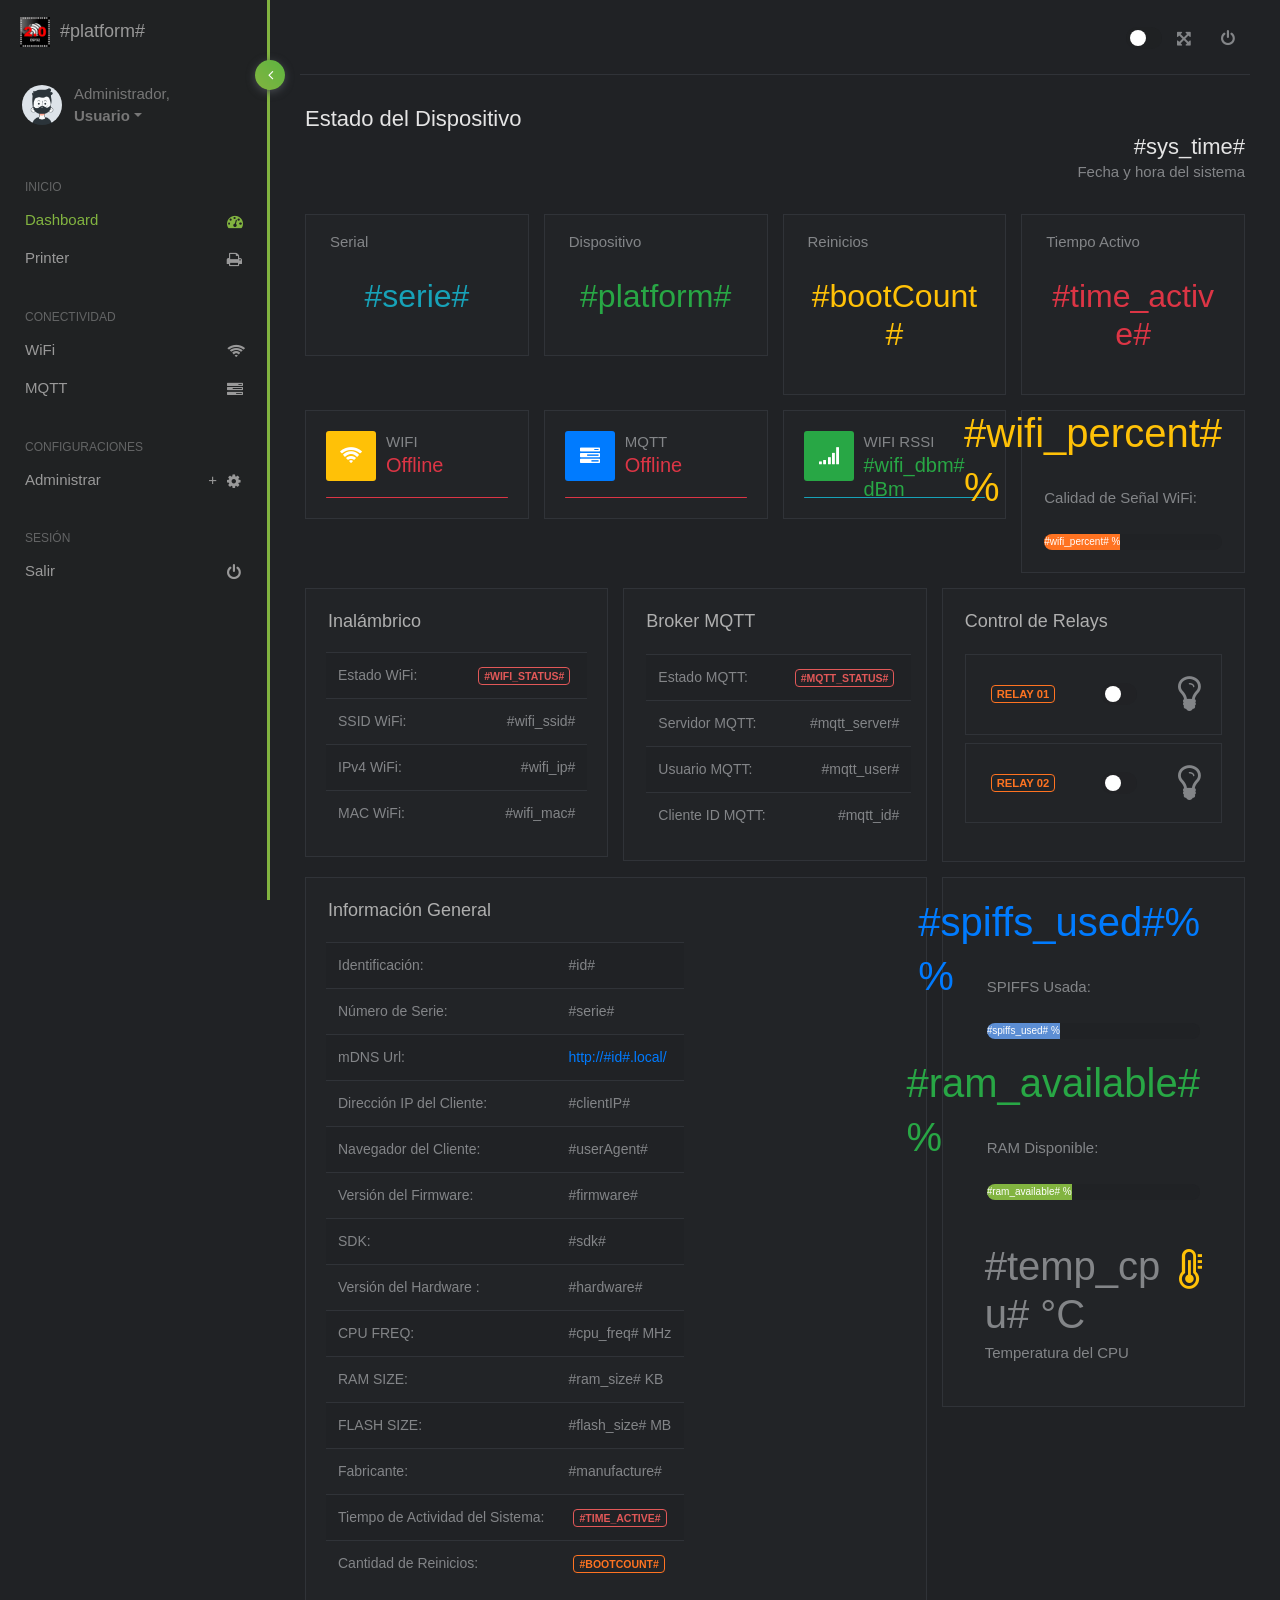
<file: src/data/index.html>
<!doctype html><html data-theme="dark" lang="es"><title>HOME | ESP32 Admin Tool</title><meta charset="utf-8"><meta content="IE=edge, chrome=1" http-equiv="X-UA-Compatible"><meta content="width=device-width,initial-scale=1,maximum-scale=1,user-scalable=0" name="viewport"><meta content="Panel Administrativo para el ESP32" name="description"><meta content="ELECTRONICIOT.COM" name="author"><link href="img/esp32.png" rel="icon" type="image/png"><link href="css/bootstrap.css" rel="stylesheet"><link href="css/font-aws.css" rel="stylesheet"><link href="css/vivify.css" rel="stylesheet"><link href="css/sweetalert.css" rel="stylesheet"><link href="css/mooli.css" rel="stylesheet"><body data-theme="light"><div class="theme-green" id="body"><div class="overlay"></div><div id="wrapper"><nav class="navbar navbar-fixed-top"><div class="container-fluid"><div class="navbar-left"><div class="navbar-btn"><a href="/"><img alt="Mooli Logo" class="img-fluid logo" src="img/esp32.png"></a><button class="btn-toggle-offcanvas" type="button"><i class="fa fa-align-left"></i></button></div></div><div class="navbar-right"><div id="navbar-menu"><ul class="nav navbar-nav"><li class="mt-2"><label class="switch dark_mode"><input type="checkbox"> <span class="round slider"></span></label><li class="hidden-xs"><a href="javascript:void(0);" class="icon-menu" id="btnFullscreen"><i class="fa fa-arrows-alt"></i></a><li><a href="esp-logout" class="icon-menu"><i class="fa fa-power-off"></i></a></ul></div></div></div></nav><div class="sidebar" id="left-sidebar"><a href="#" class="menu_toggle"><i class="fa fa-angle-left"></i></a><div class="navbar-brand"><a href="/"><img alt="ESP32 Admin Tool Logo" class="img-fluid logo" src="img/esp32.png"><span>#platform#</span></a> <button class="float-right btn btn-sm btn-toggle-offcanvas" type="button"><i class="fa fa-chevron-circle-left lnr lnr-menu"></i></button></div><div class="sidebar-scroll"><div class="user-account"><div class="user_div"><img alt="User Profile Picture" class="user-photo" src="img/user.png"></div><div class="dropdown"><span>Administrador,</span> <a href="javascript:void(0);" class="dropdown-toggle user-name" data-toggle="dropdown"><strong>Usuario</strong></a><ul class="account dropdown-menu dropdown-menu-right flipInY vivify"><li><a href="esp-admin"><i class="fa fa-user"></i>Perfil</a><li class="divider"><li><a href="esp-logout"><i class="fa fa-power-off"></i>Salir</a></ul></div></div><nav class="sidebar-nav" id="left-sidebar-nav"><ul class="animation-li-delay metismenu" id="main-menu"><li class="header">Inicio<li class="active"><a href="/"><i class="fa fa-dashboard"></i> <span>Dashboard</span></a><li><a href="esp-print"><i class="fa fa-print"></i> <span>Printer</span></a><li class="header">Conectividad<li><a href="esp-wifi"><i class="fa fa-wifi"></i> <span>WiFi</span></a><li><a href="esp-mqtt"><i class="fa fa-tasks"></i> <span>MQTT</span></a><li class="header">Configuraciones<li><a href="#uiElements" class="has-arrow"><i class="fa fa-cog"></i><span>Administrar</span></a><ul><li><a href="esp-device">Dispositivo</a><li><a href="esp-admin">Contraseña</a><li><a href="esp-time">Reloj</a><li><a href="esp-restore">Restablecer</a><li><a href="esp-restart">Reiniciar</a></ul><li class="header">sesión<li><a href="esp-logout"><i class="fa fa-power-off"></i> <span>Salir</span></a></ul></nav></div></div><div id="main-content"><div class="container-fluid"><div class="block-header"><div class="row clearfix"><div class="col-sm-12 col-md-5 col-xl-5"><h1>Estado del Dispositivo</h1></div><div class="col-md-12 col-8 col-sm-12 text-lg-right"><div class="mt-4 align-items-center d-flex delay-550 flex-wrap justify-content-lg-end mt-lg-0 pullUp vivify"><div class="mb-3 mb-xl-0"><h2 class="mb-0" id="sys_time">#sys_time#</h2><span>Fecha y hora del sistema</span></div></div></div></div></div><div class="row clearfix"><div class="col-lg-3 col-md-6"><div class="card p-3 px-4"><div>Serial</div><div class="text-center h2 m-0 py-4 text-info">#serie#</div></div></div><div class="col-lg-3 col-md-6"><div class="card p-3 px-4"><div>Dispositivo</div><div class="text-center h2 m-0 py-4 text-success">#platform#</div></div></div><div class="col-lg-3 col-md-6"><div class="card p-3 px-4"><div>Reinicios</div><div class="text-center h2 m-0 py-4 text-warning">#bootCount#</div></div></div><div class="col-lg-3 col-md-6"><div class="card p-3 px-4"><div>Tiempo Activo</div><div class="text-center h2 m-0 py-4 text-danger" id="active">#time_active#</div></div></div></div><div class="row clearfix"><div class="col-lg-3 col-md-6"><div class="card"><div class="card-body top_counter"><div class="icon text-white bg-warning"><i class="fa fa-wifi"></i></div><div class="content"><span>WIFI</span><h5 class="mb-0 number"><p class="text-danger" id="wifi_on">Offline</h5></div><div class="mt-3"><div class="progress progress-xxs"><div class="progress-bar bg-danger" id="progress_wifi_on" style="width:100%"></div></div></div></div></div></div><div class="col-lg-3 col-md-6"><div class="card"><div class="card-body top_counter"><div class="icon text-white bg-primary"><i class="fa fa-tasks"></i></div><div class="content"><span>MQTT</span><h5 class="mb-0 number"><p class="text-danger" id="mqtt_on">Offline</h5></div><div class="mt-3"><div class="progress progress-xxs"><div class="progress-bar bg-danger" id="progress_mqtt_on" style="width:100%"></div></div></div></div></div></div><div class="col-lg-3 col-md-6"><div class="card"><div class="card-body top_counter"><div class="icon text-white bg-success"><i class="fa fa-signal"></i></div><div class="content"><span>WIFI RSSI</span><h5 class="mb-0 number"><p class="text-success" id="wifi_dbm">#wifi_dbm# dBm</h5></div><div class="mt-3"><div class="progress progress-xxs"><div class="progress-bar bg-info" style="width:100%"></div></div></div></div></div></div><div class="col-lg-3 col-md-6"><div class="card"><div class="body"><div class="float-right card-value text-warning"><span id="wifi_percent">#wifi_percent# %</span></div><div>Calidad de Señal WiFi:</div><div class="mt-4"><div class="progress" id="progress-format1"><div class="progress-bar progress-bar-warning" id="wifi_Signal" style="width:#wifi_percent#%"><span id="wifi_label">#wifi_percent# %</span></div></div></div></div></div></div></div><div class="row clearfix"><div class="col-md-12 col-lg-4"><div class="card"><div class="header"><h2>Inalámbrico</h2></div><div class="card-body"><table class="mb-0 table table-striped"><tr><td>Estado WiFi:<td class="text-right"><span class="badge badge-danger" id="wifi_status">#wifi_status#</span><tr><td>SSID WiFi:<td class="text-right">#wifi_ssid#<tr><td>IPv4 WiFi:<td class="text-right">#wifi_ip#<tr><td>MAC WiFi:<td class="text-right">#wifi_mac#</table></div></div></div><div class="col-md-12 col-lg-4"><div class="card"><div class="header"><h2>Broker MQTT</h2></div><div class="body"><table class="mb-0 table table-striped"><tr><td>Estado MQTT:<td class="text-right"><span class="badge badge-danger" id="mqtt_status">#mqtt_status#</span><tr><td>Servidor MQTT:<td class="text-right" id="mqtt_server">#mqtt_server#<tr><td>Usuario MQTT:<td class="text-right">#mqtt_user#<tr><td>Cliente ID MQTT:<td class="text-right">#mqtt_id#</table></div></div></div><div class="col-md-12 col-lg-4"><div class="card"><div class="header"><h2>Control de Relays</h2></div><div class="body"><div class="row text-center"><div class="col-md-12 pb-2"><li class="align-items-center d-flex justify-content-between list-group-item"><span class="badge badge-warning" for="RELAY1">Relay 01</span> <label class="switch gradient_mode"><input type="checkbox" id="RELAY1" onchange="relay(this)" #relay1#> <span class="round slider"></span></label><div class="float-right card-value #label1#" id="RELAY1_Status"><i class="fa fa-lightbulb-o"></i></div></div><div class="col-md-12 pb-3"><li class="align-items-center d-flex justify-content-between list-group-item"><span class="badge badge-warning" for="RELAY2">Relay 02</span> <label class="switch gradient_mode"><input type="checkbox" id="RELAY2" onchange="relay(this)" #relay2#> <span class="round slider"></span></label><div class="float-right card-value #label2#" id="RELAY2_Status"><i class="fa fa-lightbulb-o"></i></div></div></div></div></div></div></div><div class="row clearfix"><div class="col-md-12 col-lg-8"><div class="card"><div class="header"><h2>Información General</h2></div><div class="card-body"><table class="mb-0 table table-striped table-responsive"><tr><td>Identificación:<td class="text-left">#id#<tr><td>Número de Serie:<td class="text-left">#serie#<tr><td>mDNS Url:<td class="text-left"><a href="http://#id#.local/" target="_blank">http://#id#.local/</a><tr><td>Dirección IP del Cliente:<td class="text-left">#clientIP#<tr><td>Navegador del Cliente:<td class="text-left">#userAgent#<tr><td>Versión del Firmware:<td class="text-left">#firmware#<tr><td>SDK:<td class="text-left">#sdk#<tr><td>Versión del Hardware :<td class="text-left">#hardware#<tr><td>CPU FREQ:<td class="text-left">#cpu_freq# MHz<tr><td>RAM SIZE:<td class="text-left">#ram_size# KB<tr><td>FLASH SIZE:<td class="text-left">#flash_size# MB<tr><td>Fabricante:<td class="text-left">#manufacture#<tr><td>Tiempo de Actividad del Sistema:<td class="text-left"><span class="badge badge-danger" id="time_active">#time_active#</span><tr><td>Cantidad de Reinicios:<td class="text-left"><span class="badge badge-warning">#bootCount#</span></table></div></div></div><div class="col-md-12 col-lg-4"><div class="card"><div class="body"><div class="card"><div class="body"><div class="float-right card-value text-primary"><span id="spiffs_label">#spiffs_used#% %</span></div><div>SPIFFS Usada:</div><div class="mt-4"><div class="progress" id="progress-format1"><div class="progress-bar progress-bar-primary" id="spiffs_Signal" style="width:#spiffs_used#%"><span id="spiffs_info">#spiffs_used# %</span></div></div></div></div></div><div class="card"><div class="body"><div class="float-right card-value text-success"><span id="ram_label">#ram_available# %</span></div><div>RAM Disponible:</div><div class="mt-4"><div class="progress" id="progress-format1"><div class="progress-bar progress-bar-success" id="ram_Signal" style="width:#ram_available#%"><span id="ram_info">#ram_available# %</span></div></div></div></div></div><div class="card"><div class="card-body"><div class="float-right card-value text-warning"><i class="fa fa-thermometer-three-quarters"></i></div><h3 class="h1 mb-1" id="temp_cpu">#temp_cpu# °C</h3><div>Temperatura del CPU</div></div></div></div></div></div></div></div></div><form id="form"></form></div></div><script src="js/libscripts.js"></script><script src="js/vendorscripts.js"></script><script src="js/sweetalert.js"></script><script src="js/mainscripts.js"></script><script src="js/scripts.js"></script>
</file>
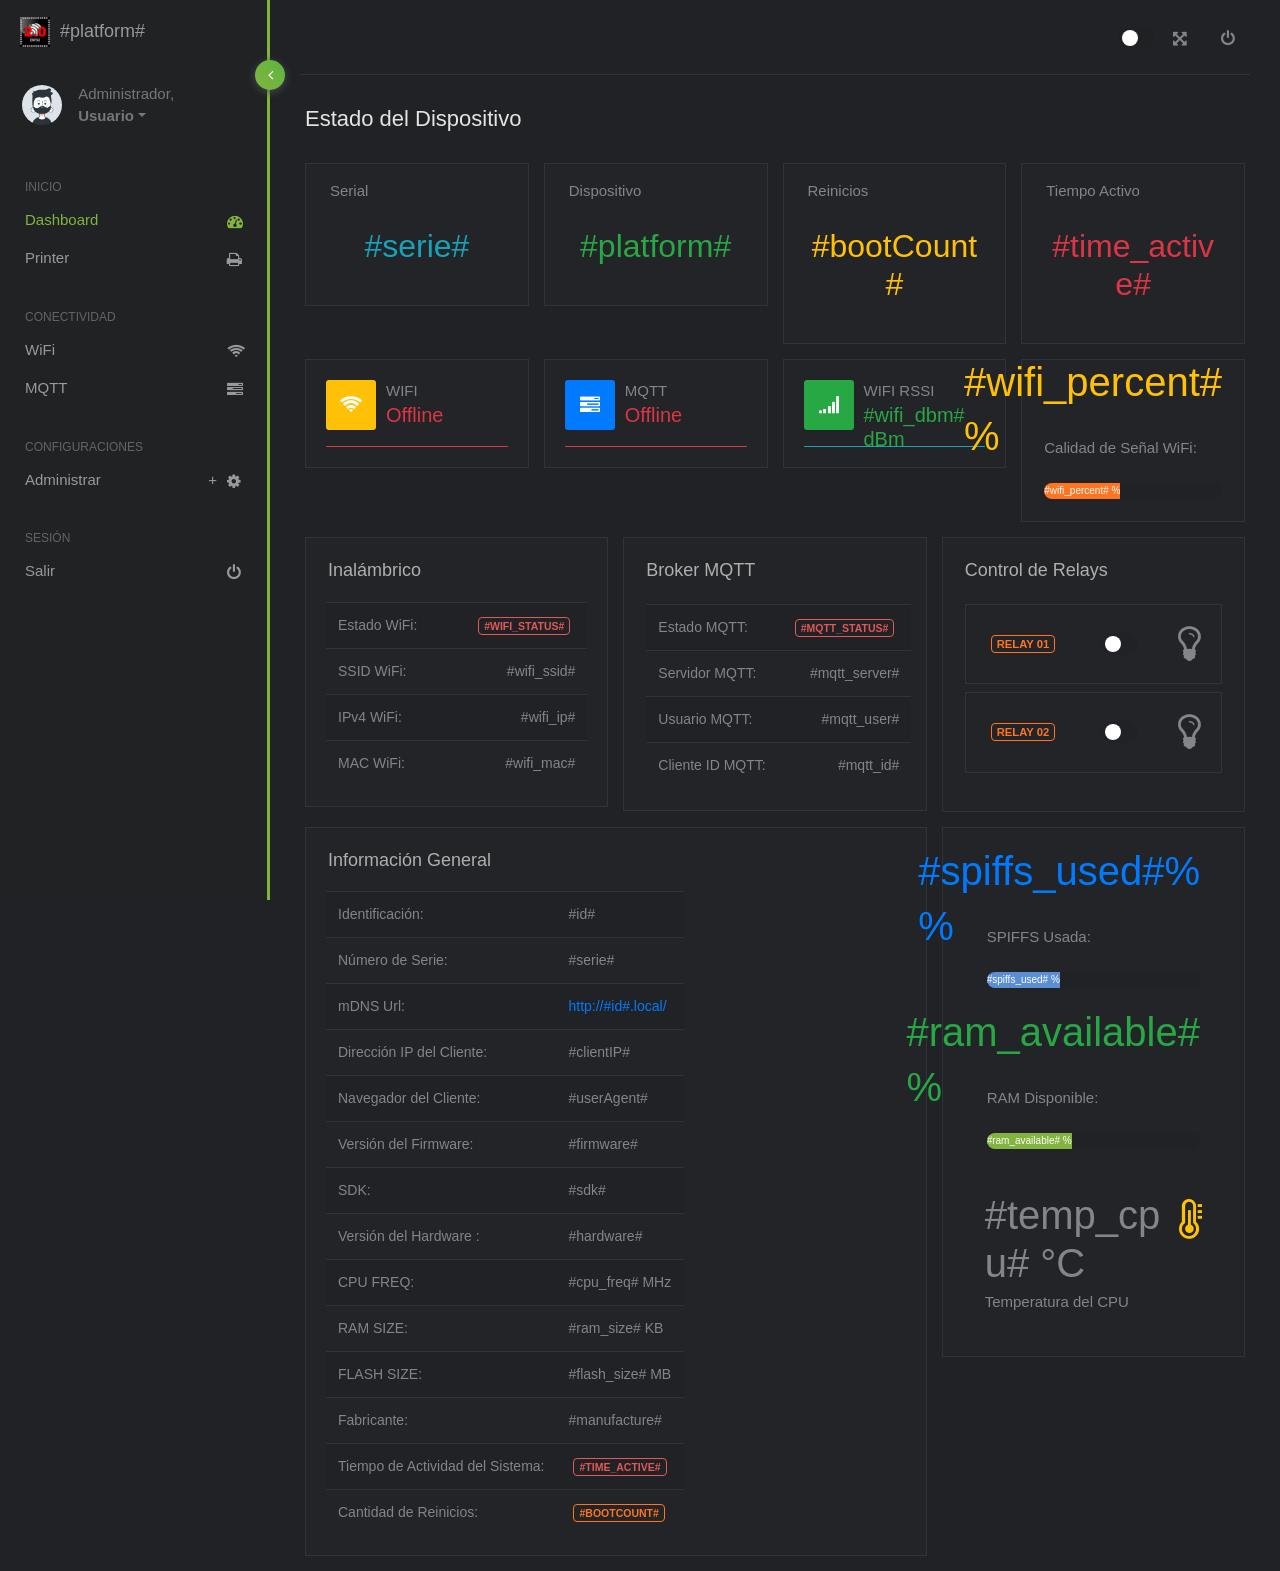
<file: esp32-admin-tool-2.0/src/data/index.html>
<!doctype html>
<html lang="es" data-theme="dark">
<!-- * -------------------------------------------------------------------- -->
<!-- * AdminESP - ElectronicIOT 2022                                        -->
<!-- * Sitio WEB: https://electroniciot.com                                 -->
<!-- * Correo: admin@electroniciot.com                                      -->
<!-- * Cel_WSP: +591 71243395                                               -->
<!-- * Plataforma: ESP32                                                    -->
<!-- * Framework:  Arduino                                                  -->
<!-- * Proyecto: Panel Administrativo para el ESP32 con HTML 5              -->
<!-- * Nombre: ESP32 Admin Tool                                             -->
<!-- * Autor: Ing. Yamir Hidalgo Peña                                       -->
<!-- * -------------------------------------------------------------------  -->

<head>
    <title>HOME | ESP32 Admin Tool</title>
    <meta charset="utf-8">
    <meta http-equiv="X-UA-Compatible" content="IE=edge, chrome=1">
    <meta name="viewport" content="width=device-width, initial-scale=1.0, maximum-scale=1.0, user-scalable=0">
    <meta name="description" content="Panel Administrativo para el ESP32">
    <meta name="author" content="ELECTRONICIOT.COM">
    <link rel="icon" href="img/esp32.png" type="image/png">
    <!-- VENDOR CSS -->
    <link rel="stylesheet" href="css/bootstrap.css">
    <link rel="stylesheet" href="css/font-aws.css">
    <link rel="stylesheet" href="css/vivify.css">
    <link rel="stylesheet" href="css/sweetalert.css" />
    <!-- MAIN CSS -->
    <link rel="stylesheet" href="css/mooli.css">
</head>

<body data-theme="light">
    <div id="body" class="theme-green">
        <!-- Overlay For Sidebars -->
        <div class="overlay"></div>
        <div id="wrapper">
            <!-- Page top navbar -->
            <nav class="navbar navbar-fixed-top">
                <div class="container-fluid">
                    <div class="navbar-left">
                        <div class="navbar-btn">
                            <a href="/"><img src="img/esp32.png" alt="Mooli Logo" class="img-fluid logo"></a>
                            <button type="button" class="btn-toggle-offcanvas"><i class="fa fa-align-left"></i></button>
                        </div>
                    </div>
                    <div class="navbar-right">
                        <div id="navbar-menu">
                            <ul class="nav navbar-nav">
                                <!-- Claro / Oscuro -->
                                <li class="mt-2">
                                    <label class="switch dark_mode">
                                        <input type="checkbox">
                                        <span class="slider round"></span>
                                    </label>
                                </li>
                                <li class="hidden-xs"><a href="javascript:void(0);" id="btnFullscreen" class="icon-menu"><i class="fa fa-arrows-alt"></i></a></li>
                                <li><a href="esp-logout" class="icon-menu"><i class="fa fa-power-off"></i></a></li>
                            </ul>
                        </div>
                    </div>
                </div>
            </nav>
            <!-- Main left sidebar menu -->
            <div id="left-sidebar" class="sidebar">
                <a href="#" class="menu_toggle"><i class="fa fa-angle-left"></i></a>
                <!-- Logo -->
                <div class="navbar-brand">
                    <a href="/"><img src="img/esp32.png" alt="ESP32 Admin Tool Logo" class="img-fluid logo"><span>#platform#</span></a>
                    <button type="button" class="btn-toggle-offcanvas btn btn-sm float-right"><i class="lnr lnr-menu fa fa-chevron-circle-left"></i></button>
                </div>
                <!-- sidebar -->
                <div class="sidebar-scroll">
                    <!-- user -->
                    <div class="user-account">
                        <div class="user_div">
                            <img src="img/user.png" class="user-photo" alt="User Profile Picture">
                        </div>
                        <div class="dropdown">
                            <span>Administrador,</span>
                            <a href="javascript:void(0);" class="dropdown-toggle user-name" data-toggle="dropdown"><strong>Usuario</strong></a>
                            <ul class="dropdown-menu dropdown-menu-right account vivify flipInY">
                                <li><a href="esp-admin"><i class="fa fa-user"></i>Perfil</a></li>
                                <li class="divider"></li>
                                <li><a href="esp-logout"><i class="fa fa-power-off"></i>Salir</a></li>
                            </ul>
                        </div>
                    </div>
                    <!-- user end -->
                    <!-- menu -->
                    <nav id="left-sidebar-nav" class="sidebar-nav">
                        <ul id="main-menu" class="metismenu animation-li-delay">
                            <li class="header">Inicio</li>
                            <li class="active"><a href="/"><i class="fa fa-dashboard"></i> <span>Dashboard</span></a></li>
                            <li><a href="esp-print"><i class="fa fa-print"></i> <span>Printer</span></a></li>
                            <li class="header">Conectividad</li>
                            <li><a href="esp-wifi"><i class="fa fa-wifi"></i> <span>WiFi</span></a></li>
                            <li><a href="esp-mqtt"><i class="fa fa-tasks"></i> <span>MQTT</span></a></li>
                            <li class="header">Configuraciones</li>
                            <li>
                                <a href="#uiElements" class="has-arrow"><i class="fa fa-cog"></i><span>Administrar</span></a>
                                <ul>
                                    <li><a href="esp-device">Dispositivo</a></li>
                                    <li><a href="esp-admin">Contraseña</a></li>
                                    <li><a href="esp-restore">Restablecer</a></li>
                                    <li><a href="esp-restart">Reiniciar</a></li>
                                </ul>
                            </li>
                            <li class="header">sesión</li>
                            <li><a href="esp-logout"><i class="fa fa-power-off"></i> <span>Salir</span></a></li>
                        </ul>
                    </nav>
                    <!-- menu end -->
                </div>
            </div>
            <!-- Main body part  -->
            <div id="main-content">
                <div class="container-fluid">
                    <!-- Page header section  -->
                    <div class="block-header">
                        <div class="row clearfix">
                            <div class="col-xl-5 col-md-5 col-sm-12">
                                <h1>Estado del Dispositivo</h1>
                            </div>
                        </div>
                    </div>
                    <!-- serial - device - reinicios - time active -->
                    <div class="row clearfix">
                        <!-- serial -->
                        <div class="col-lg-3 col-md-6">
                            <div class="card p-3 px-4">
                                <div>Serial</div>
                                <div class="py-4 m-0 text-center h2 text-info">#serie#</div>
                            </div>
                        </div>
                        <!-- serial end -->
                        <!-- device -->
                        <div class="col-lg-3 col-md-6">
                            <div class="card p-3 px-4">
                                <div>Dispositivo</div>
                                <div class="py-4 m-0 text-center h2 text-success">#platform#</div>
                            </div>
                        </div>
                        <!-- device end -->
                        <!-- reinicios -->
                        <div class="col-lg-3 col-md-6">
                            <div class="card p-3 px-4">
                                <div>Reinicios</div>
                                <div class="py-4 m-0 text-center h2 text-warning">#bootCount#</div>
                            </div>
                        </div>
                        <!-- device -->
                        <!-- time active -->
                        <div class="col-lg-3 col-md-6">
                            <div class="card p-3 px-4">
                                <div>Tiempo Activo</div>
                                <div class="py-4 m-0 text-center h2 text-danger" id="active">#time_active#</div>
                            </div>
                        </div>
                        <!-- time active -->
                    </div>
                    <!-- wifi - mqtt - rssi - señal -->
                    <div class="row clearfix">
                        <!-- wifi status -->
                        <div class="col-lg-3 col-md-6">
                            <div class="card">
                                <div class="card-body top_counter">
                                    <div class="icon bg-warning text-white"><i class="fa fa-wifi"></i> </div>
                                    <div class="content">
                                        <span>WIFI</span>
                                        <h5 class="number mb-0">
                                            <p class="text-danger" id="wifi_on">Offline</p>
                                        </h5>
                                    </div>
                                    <div class="mt-3">
                                        <div class="progress progress-xxs">
                                            <div class="progress-bar bg-danger" style="width: 100%" id="progress_wifi_on"></div>
                                        </div>
                                    </div>
                                </div>
                            </div>
                        </div>
                        <!-- wifi status end -->
                        <!-- mqtt status -->
                        <div class="col-lg-3 col-md-6">
                            <div class="card">
                                <div class="card-body top_counter">
                                    <div class="icon bg-primary text-white"><i class="fa fa-tasks"></i> </div>
                                    <div class="content">
                                        <span>MQTT</span>
                                        <h5 class="number mb-0">
                                            <p class="text-danger" id="mqtt_on">Offline</p>
                                        </h5>
                                    </div>
                                    <div class="mt-3">
                                        <div class="progress progress-xxs">
                                            <div class="progress-bar bg-danger" style="width: 100%" id="progress_mqtt_on"></div>
                                        </div>
                                    </div>
                                </div>
                            </div>
                        </div>
                        <!-- mqtt status end -->
                        <!-- rssi -->
                        <div class="col-lg-3 col-md-6">
                            <div class="card">
                                <div class="card-body top_counter">
                                    <div class="icon bg-success text-white"><i class="fa fa-signal"></i> </div>
                                    <div class="content">
                                        <span>WIFI RSSI</span>
                                        <h5 class="number mb-0">
                                            <p class="text-success" id="wifi_dbm">#wifi_dbm# dBm</p>
                                        </h5>
                                    </div>
                                    <div class="mt-3">
                                        <div class="progress progress-xxs">
                                            <div class="progress-bar bg-info" style="width: 100%"></div>
                                        </div>
                                    </div>
                                </div>
                            </div>
                        </div>
                        <!-- rssi end -->
                        <!-- señal % -->
                        <div class="col-lg-3 col-md-6">
                            <div class="card">
                                <div class="body">
                                    <div class="card-value float-right text-warning"><span id="wifi_percent">#wifi_percent# %</span></div>
                                    <div>Calidad de Señal WiFi:</div>
                                    <div class="mt-4">
                                        <div id="progress-format1" class="progress">
                                            <div class="progress-bar progress-bar-warning" id="wifi_Signal" style="width: #wifi_percent#%;"><span id="wifi_label">#wifi_percent# %</span></div>
                                        </div>
                                    </div>
                                </div>
                            </div>
                        </div>
                        <!-- señal % end -->
                    </div>
                    <!-- Info WIFI - mqtt - relays -->
                    <div class="row clearfix">
                        <!-- Info WIFI -->
                        <div class="col-lg-4 col-md-12">
                            <div class="card">
                                <div class="header">
                                    <h2>Inalámbrico</h2>
                                </div>
                                <div class="card-body">
                                    <table class="table table-striped mb-0">
                                        <tbody>
                                            <tr>
                                                <td>Estado WiFi:</td>
                                                <td class="text-right"><span class="badge badge-danger" id="wifi_status">#wifi_status#</span></td>
                                            </tr>
                                            <tr>
                                                <td>SSID WiFi:</td>
                                                <td class="text-right">#wifi_ssid#</td>
                                            </tr>
                                            <tr>
                                                <td>IPv4 WiFi:</td>
                                                <td class="text-right">#wifi_ip#</td>
                                            </tr>
                                            <tr>
                                                <td>MAC WiFi:</td>
                                                <td class="text-right">#wifi_mac#</td>
                                            </tr>
                                        </tbody>
                                    </table>
                                </div>
                            </div>
                        </div>
                        <!-- Info WIFI end -->
                        <!-- Info MQTT -->
                        <div class="col-lg-4 col-md-12">
                            <div class="card">
                                <div class="header">
                                    <h2>Broker MQTT</h2>
                                </div>
                                <div class="body">
                                    <table class="table table-striped mb-0">
                                        <tbody>
                                            <tr>
                                                <td>Estado MQTT:</td>
                                                <td class="text-right"><span class="badge badge-danger" id="mqtt_status">#mqtt_status#</span></td>
                                            </tr>
                                            <tr>
                                                <td>Servidor MQTT:</td>
                                                <td class="text-right" id="mqtt_server">#mqtt_server#</td>
                                            </tr>
                                            <tr>
                                                <td>Usuario MQTT:</td>
                                                <td class="text-right">#mqtt_user#</td>
                                            </tr>
                                            <tr>
                                                <td>Cliente ID MQTT:</td>
                                                <td class="text-right">#mqtt_id#</td>
                                            </tr>
                                        </tbody>
                                    </table>
                                </div>
                            </div>
                        </div>
                        <!-- Info MQTT end -->
                        <!-- Relays -->
                        <div class="col-lg-4 col-md-12">
                            <div class="card">
                                <div class="header">
                                    <h2>Control de Relays</h2>
                                </div>
                                <div class="body">
                                    <div class="row text-center">
                                        <div class="col-md-12 pb-2">
                                            <li class="list-group-item d-flex align-items-center justify-content-between">
                                                <span for="RELAY1" class="badge badge-warning">Relay 01</span>
                                                <label class="switch gradient_mode">
                                                    <input type="checkbox" #relay1# id="RELAY1" onchange="relay(this);">
                                                    <span class="slider round"></span>
                                                </label>
                                                <div class="card-value float-right #label1#" id="RELAY1_Status"><i class="fa fa-lightbulb-o"></i></div>
                                            </li>
                                        </div>
                                        <div class="col-md-12 pb-3">
                                            <li class="list-group-item d-flex align-items-center justify-content-between">
                                                <span for="RELAY2" class="badge badge-warning">Relay 02</span>
                                                <label class="switch gradient_mode">
                                                    <input type="checkbox" #relay2# id="RELAY2" onchange="relay(this);">
                                                    <span class="slider round"></span>
                                                </label>
                                                <div class="card-value float-right #label2#" id="RELAY2_Status"><i class="fa fa-lightbulb-o"></i></div>
                                            </li>
                                        </div>
                                    </div>
                                </div>
                            </div>
                        </div>
                        <!-- Relays end -->
                    </div>
                    <!-- información general - SPIFFS - RAM -->
                    <div class="row clearfix">
                        <!-- información general -->
                        <div class="col-lg-8 col-md-12">
                            <div class="card">
                                <div class="header">
                                    <h2>Información General</h2>
                                </div>
                                <div class="card-body">
                                    <table class="table table-responsive table-striped mb-0">
                                        <tbody>
                                            <tr>
                                                <td>Identificación:</td>
                                                <td class="text-left">#id#</td>
                                            </tr>
                                            <tr>
                                                <td>Número de Serie:</td>
                                                <td class="text-left">#serie#</td>
                                            </tr>
                                            <tr>
                                                <td>mDNS Url:</td>
                                                <td class="text-left"> <a href="http://#id#.local/" target="_blank">http://#id#.local/</a></td>
                                            </tr>
                                            <tr>
                                                <td>Dirección IP del Cliente:</td>
                                                <td class="text-left">#clientIP#</td>
                                            </tr>
                                            <tr>
                                                <td>Navegador del Cliente:</td>
                                                <td class="text-left">#userAgent#</td>
                                            </tr>
                                            <tr>
                                                <td>Versión del Firmware:</td>
                                                <td class="text-left">#firmware#</td>
                                            </tr>
                                            <tr>
                                                <td>SDK:</td>
                                                <td class="text-left">#sdk#</td>
                                            </tr>
                                            <tr>
                                                <td>Versión del Hardware :</td>
                                                <td class="text-left">#hardware#</td>
                                            </tr>
                                            <tr>
                                                <td>CPU FREQ:</td>
                                                <td class="text-left">#cpu_freq# MHz</td>
                                            </tr>
                                            <tr>
                                                <td>RAM SIZE:</td>
                                                <td class="text-left">#ram_size# KB</td>
                                            </tr>
                                            <tr>
                                                <td>FLASH SIZE:</td>
                                                <td class="text-left">#flash_size# MB</td>
                                            </tr>
                                            <tr>
                                                <td>Fabricante:</td>
                                                <td class="text-left">#manufacture#</td>
                                            </tr>
                                            <tr>
                                                <td>Tiempo de Actividad del Sistema:</td>
                                                <td class="text-left"><span class="badge badge-danger" id="time_active">#time_active#</span></td>
                                            </tr>
                                            <tr>
                                                <td>Cantidad de Reinicios:</td>
                                                <td class="text-left"><span class="badge badge-warning">#bootCount#</span></td>
                                            </tr>
                                        </tbody>
                                    </table>
                                </div>
                            </div>
                        </div>
                        <!-- información general end -->
                        <!-- progress SPIFF - RAM -->
                        <div class="col-lg-4 col-md-12">
                            <div class="card">
                                <div class="body">
                                    <div class="card">
                                        <div class="body">
                                            <div class="card-value float-right text-primary"><span id="spiffs_label">#spiffs_used#% %</span></div>
                                            <div>SPIFFS Usada:</div>
                                            <div class="mt-4">
                                                <div id="progress-format1" class="progress">
                                                    <div class="progress-bar progress-bar-primary" id="spiffs_Signal" style="width: #spiffs_used#%;"><span id="spiffs_info">#spiffs_used# %</span></div>
                                                </div>
                                            </div>
                                        </div>
                                    </div>
                                    <div class="card">
                                        <div class="body">
                                            <div class="card-value float-right text-success"><span id="ram_label">#ram_available# %</span></div>
                                            <div>RAM Disponible:</div>
                                            <div class="mt-4">
                                                <div id="progress-format1" class="progress">
                                                    <div class="progress-bar progress-bar-success" id="ram_Signal" style="width: #ram_available#%;"><span id="ram_info">#ram_available# %</span></div>
                                                </div>
                                            </div>
                                        </div>
                                    </div>
                                    <div class="card">
                                        <div class="card-body">
                                            <div class="card-value float-right text-warning"><i class="fa fa-thermometer-three-quarters"></i></div>
                                            <h3 class="mb-1 h1" id="temp_cpu">#temp_cpu# °C</h3>
                                            <div>Temperatura del CPU</div>
                                        </div>
                                    </div>
                                </div>
                            </div>
                        </div>
                        <!-- progress SPIFF - RAM end -->
                    </div>
                </div>
            </div>
            <!-- Main body end  -->
            <form id="form"></form>
        </div>
    </div>
    <!-- Javascript -->
    <script src="js/libscripts.js"></script>
    <script src="js/vendorscripts.js"></script>
    <!-- Vedor js file and create bundle with grunt  -->
    <script src="js/sweetalert.js"></script>
    <!-- Project core js file minify with grunt -->
    <script src="js/mainscripts.js "></script>
    <!-- Custom Scripts -->
    <script src="js/scripts.js "></script>
</body>

</html>
</file>
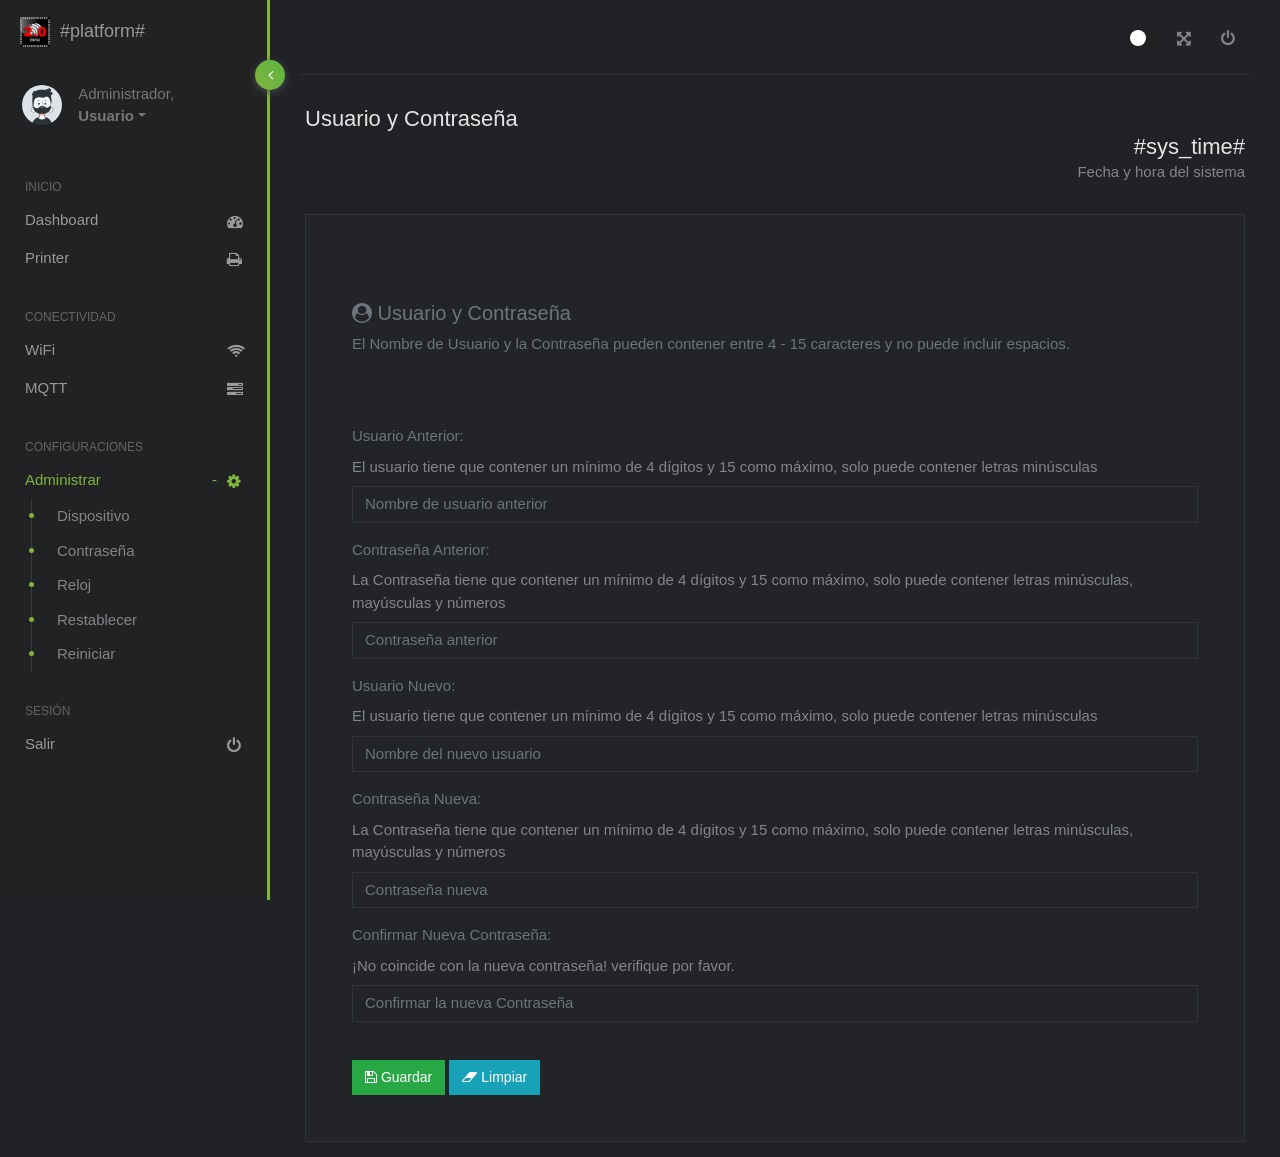
<file: src/data/admin.html>
<!doctype html>
<html data-theme="dark" lang="es">
<title>USUARIO | ESP32 Admin Tool</title>
<meta charset="utf-8">
<meta content="IE=edge, chrome=1" http-equiv="X-UA-Compatible">
<meta content="width=device-width,initial-scale=1,maximum-scale=1,user-scalable=0" name="viewport">
<meta content="Panel Administrativo para el ESP32" name="description">
<meta content="ELECTRONICIOT.COM" name="author">
<link href="img/esp32.png" rel="icon" type="image/png">
<link href="css/bootstrap.css" rel="stylesheet">
<link href="css/font-aws.css" rel="stylesheet">
<link href="css/vivify.css" rel="stylesheet">
<link href="css/sweetalert.css" rel="stylesheet">
<link href="css/mooli.css" rel="stylesheet">
<link href="css/styles.css" rel="stylesheet">

<body data-theme="light">
    <div class="theme-green" id="body">
        <div class="overlay"></div>
        <div id="wrapper">
            <nav class="navbar navbar-fixed-top">
                <div class="container-fluid">
                    <div class="navbar-left">
                        <div class="navbar-btn"><a href="/"><img alt="Mooli Logo" class="img-fluid logo"
                                    src="img/esp32.png"></a><button class="btn-toggle-offcanvas" type="button"><i
                                    class="fa fa-align-left"></i></button></div>
                    </div>
                    <div class="navbar-right">
                        <div id="navbar-menu">
                            <ul class="nav navbar-nav">
                                <li class="mt-2"><label class="dark_mode switch"><input type="checkbox"> <span
                                            class="round slider"></span></label>
                                <li class="hidden-xs"><a href="javascript:void(0);" class="icon-menu"
                                        id="btnFullscreen"><i class="fa fa-arrows-alt"></i></a>
                                <li><a href="esp-logout" class="icon-menu"><i class="fa fa-power-off"></i></a>
                            </ul>
                        </div>
                    </div>
                </div>
            </nav>
            <div class="sidebar" id="left-sidebar"><a href="#" class="menu_toggle"><i class="fa fa-angle-left"></i></a>
                <div class="navbar-brand"><a href="/"><img alt="ESP32 Admin Tool Logo" class="img-fluid logo"
                            src="img/esp32.png"><span>#platform#</span></a> <button
                        class="btn btn-sm btn-toggle-offcanvas float-right" type="button"><i
                            class="fa fa-chevron-circle-left lnr lnr-menu"></i></button></div>
                <div class="sidebar-scroll">
                    <div class="user-account">
                        <div class="user_div"><img alt="User Profile Picture" class="user-photo" src="img/user.png">
                        </div>
                        <div class="dropdown"><span>Administrador,</span> <a href="javascript:void(0);"
                                class="dropdown-toggle user-name" data-toggle="dropdown"><strong>Usuario</strong></a>
                            <ul class="vivify account dropdown-menu dropdown-menu-right flipInY">
                                <li><a href="esp-admin"><i class="fa fa-user"></i>Perfil</a>
                                <li class="divider">
                                <li><a href="esp-logout"><i class="fa fa-power-off"></i>Salir</a>
                            </ul>
                        </div>
                    </div>
                    <nav class="sidebar-nav" id="left-sidebar-nav">
                        <ul class="animation-li-delay metismenu" id="main-menu">
                            <li class="header">Inicio
                            <li><a href="/"><i class="fa fa-dashboard"></i> <span>Dashboard</span></a>
                            <li><a href="esp-print"><i class="fa fa-print"></i> <span>Printer</span></a>
                            <li class="header">Conectividad
                            <li><a href="esp-wifi"><i class="fa fa-wifi"></i> <span>WiFi</span></a>
                            <li><a href="esp-mqtt"><i class="fa fa-tasks"></i> <span>MQTT</span></a>
                            <li class="header">Configuraciones
                            <li class="active"><a href="#uiElements" class="has-arrow"><i
                                        class="fa fa-cog"></i><span>Administrar</span></a>
                                <ul>
                                    <li><a href="esp-device">Dispositivo</a>
                                    <li><a href="esp-admin">Contraseña</a>
                                    <li><a href="esp-time">Reloj</a>
                                    <li><a href="esp-restore">Restablecer</a>
                                    <li><a href="esp-restart">Reiniciar</a>
                                </ul>
                            <li class="header">sesión
                            <li><a href="esp-logout"><i class="fa fa-power-off"></i> <span>Salir</span></a>
                        </ul>
                    </nav>
                </div>
            </div>
            <div id="main-content">
                <div class="container-fluid">
                    <div class="block-header">
                        <div class="clearfix row">
                            <div class="col-sm-12 col-md-5 col-xl-5">
                                <h1 id="page">Usuario y Contraseña</h1>
                            </div>
                            <div class="col-md-12 col-8 col-sm-12 text-lg-right">
                                <div
                                    class="vivify align-items-center d-flex delay-550 flex-wrap justify-content-lg-end mt-4 mt-lg-0 pullUp">
                                    <div class="mb-3 mb-xl-0">
                                        <h2 class="mb-0" id="sys_time">#sys_time#</h2><span>Fecha y hora del
                                            sistema</span>
                                    </div>
                                </div>
                            </div>
                        </div>
                    </div>
                    <div class="clearfix row">
                        <div class="col-lg-12 col-md-12">
                            <div class="card p-3 px-4">
                                <div class="card">
                                    <div class="header">
                                        <h5 class="text-secondary mt-5"><i class="fa fa-user-circle"></i> Usuario y
                                            Contraseña</h5>
                                        <p class="text-secondary mb-5">El Nombre de Usuario y la Contraseña pueden
                                            contener entre 4 - 15 caracteres y no puede incluir espacios.
                                    </div>
                                    <div class="body">
                                        <form method="post" method="POST" action="esp-admin" id="form" name="esp-admin">
                                            <label class="text-secondary" for="www_username">Usuario
                                                Anterior:</label><br><label class="formulario_input-error"
                                                for="www_username" id="form_www_username">El usuario tiene que contener
                                                un mínimo de 4 dígitos y 15 como máximo, solo puede contener letras
                                                minúsculas</label>
                                            <div class="mb-3 input-group"><input aria-describedby="basic-addon1"
                                                    class="form-control" id="www_username" name="www_username"
                                                    placeholder="Nombre de usuario anterior"
                                                    data-expresion="www_username"></div><label class="text-secondary"
                                                for="www_password">Contraseña Anterior:</label><br><label
                                                class="formulario_input-error" for="www_password"
                                                id="form_www_password">La Contraseña tiene que contener un mínimo de 4
                                                dígitos y 15 como máximo, solo puede contener letras minúsculas,
                                                mayúsculas y números</label>
                                            <div class="mb-3 input-group"><input aria-describedby="basic-addon1"
                                                    class="form-control" id="www_password" name="www_password"
                                                    placeholder="Contraseña anterior" data-expresion="www_password"
                                                    type="password"></div><label class="text-secondary"
                                                for="new_www_username">Usuario Nuevo:</label><br><label
                                                class="formulario_input-error" for="new_www_username"
                                                id="form_new_www_username">El usuario tiene que contener un mínimo de 4
                                                dígitos y 15 como máximo, solo puede contener letras minúsculas</label>
                                            <div class="mb-3 input-group"><input aria-describedby="basic-addon1"
                                                    class="form-control" id="new_www_username" name="new_www_username"
                                                    placeholder="Nombre del nuevo usuario"
                                                    data-expresion="www_username"></div><label class="text-secondary"
                                                for="new_www_password">Contraseña Nueva:</label><br><label
                                                class="formulario_input-error" for="new_www_password"
                                                id="form_new_www_password">La Contraseña tiene que contener un mínimo de
                                                4 dígitos y 15 como máximo, solo puede contener letras minúsculas,
                                                mayúsculas y números</label>
                                            <div class="mb-3 input-group"><input aria-describedby="basic-addon1"
                                                    class="form-control" id="new_www_password" name="new_www_password"
                                                    placeholder="Contraseña nueva" data-expresion="www_password"
                                                    type="password"></div><label class="text-secondary"
                                                for="c_new_www_password">Confirmar Nueva Contraseña:</label><br><label
                                                class="formulario_input-error" for="c_new_www_password"
                                                id="form_c_new_www_password">¡No coincide con la nueva contraseña!
                                                verifique por favor.</label>
                                            <div class="mb-3 input-group"><input aria-describedby="basic-addon1"
                                                    class="form-control" id="c_new_www_password"
                                                    name="c_new_www_password"
                                                    placeholder="Confirmar la nueva Contraseña" type="password"></div>
                                            <div class="mb-3 input-group formulario_mensaje" id="formulario_mensaje">
                                                <div class="col-lg-12 alert alert-danger alert-dismissible"
                                                    role="alert"><button class="close" type="button" aria-label="Close"
                                                        data-dismiss="alert"><span aria-hidden="true">×</span></button>
                                                    <i class="fa fa-times-circle"></i> <b>Error:</b> ¡Por favor rellena
                                                    el formulario correctamente!.</div>
                                            </div><br><button class="btn mb-2 btn-success" type="submit"><i
                                                    class="fa fa-floppy-o"></i> <span>Guardar</span></button> <button
                                                class="btn mb-2 btn-info" type="button" onclick="Limpiar()"><i
                                                    class="fa fa-eraser"></i> <span>Limpiar</span></button>
                                        </form>
                                    </div>
                                </div>
                            </div>
                        </div>
                    </div>
                </div>
            </div>
        </div>
    </div>
    <script src="js/libscripts.js"></script>
    <script src="js/vendorscripts.js"></script>
    <script src="js/sweetalert.js"></script>
    <script src="js/mainscripts.js"></script>
    <script src="js/scripts.js"></script>
</file>
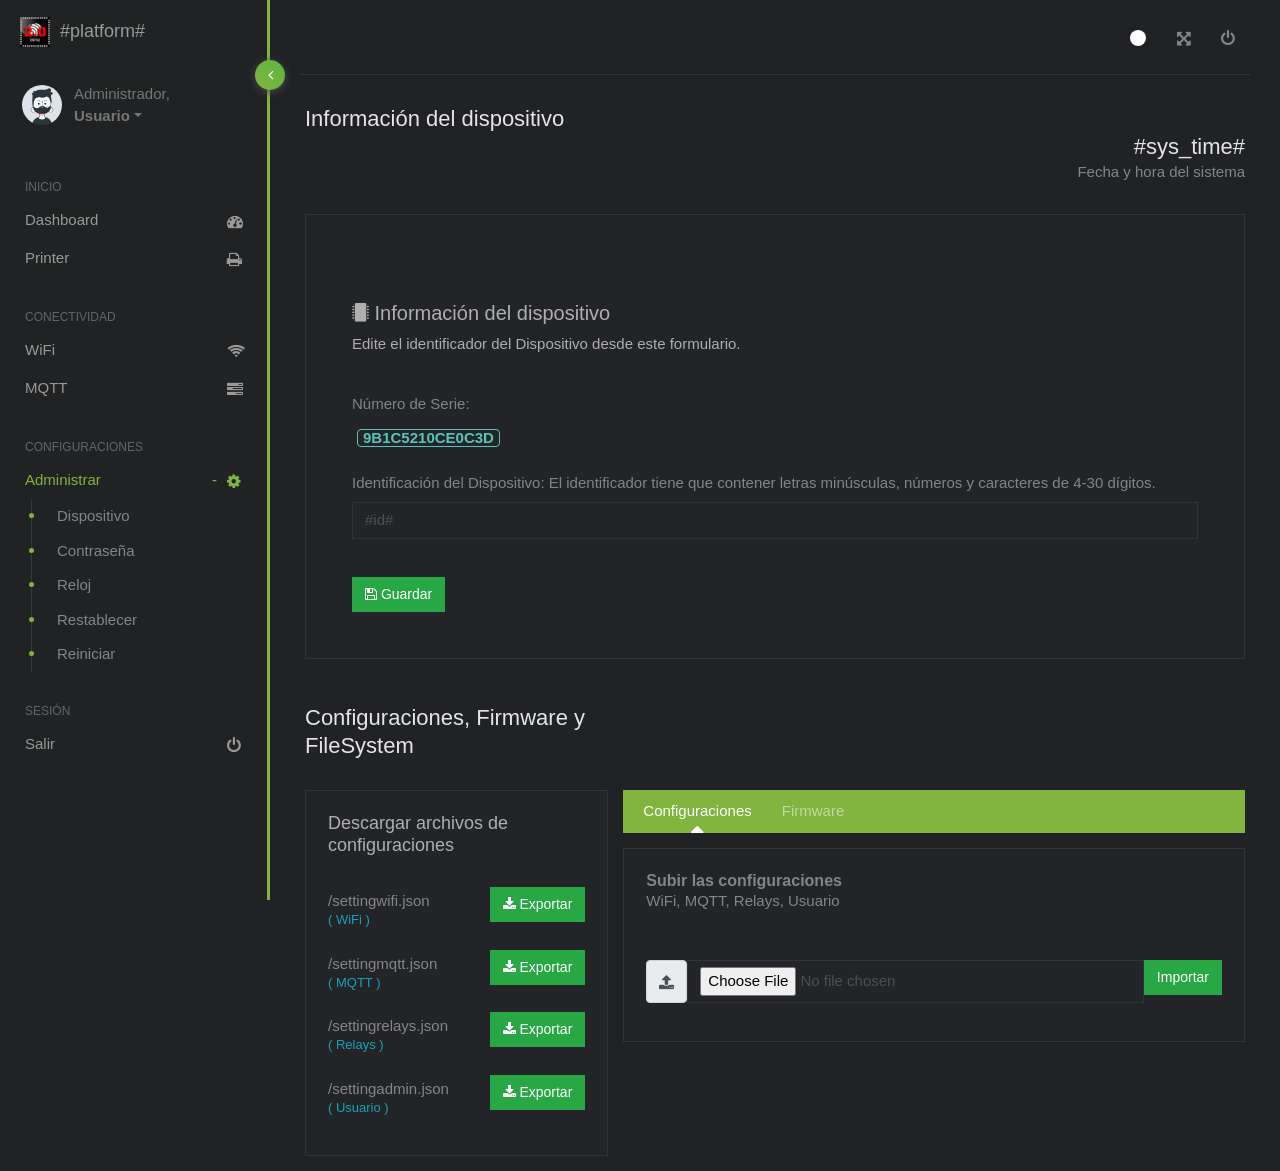
<file: src/data/device.html>
<!doctype html><html data-theme="dark" lang="es"><title>DESPOSITIVO | ESP32 Admin Tool</title><meta charset="utf-8"><meta content="IE=edge, chrome=1" http-equiv="X-UA-Compatible"><meta content="width=device-width,initial-scale=1,maximum-scale=1,user-scalable=0" name="viewport"><meta content="Panel Administrativo para el ESP32" name="description"><meta content="ELECTRONICIOT.COM" name="author"><link href="img/esp32.png" rel="icon" type="image/png"><link href="css/bootstrap.css" rel="stylesheet"><link href="css/font-aws.css" rel="stylesheet"><link href="css/vivify.css" rel="stylesheet"><link href="css/sweetalert.css" rel="stylesheet"><link href="css/mooli.css" rel="stylesheet"><link href="css/styles.css" rel="stylesheet"><body data-theme="light"><div class="theme-green" id="body"><div class="overlay"></div><div id="wrapper"><nav class="navbar navbar-fixed-top"><div class="container-fluid"><div class="navbar-left"><div class="navbar-btn"><a href="/"><img alt="Mooli Logo" class="img-fluid logo" src="img/esp32.png"></a><button class="btn-toggle-offcanvas" type="button"><i class="fa fa-align-left"></i></button></div></div><div class="navbar-right"><div id="navbar-menu"><ul class="nav navbar-nav"><li class="mt-2"><label class="dark_mode switch"><input type="checkbox"> <span class="round slider"></span></label><li class="hidden-xs"><a href="javascript:void(0);" class="icon-menu" id="btnFullscreen"><i class="fa fa-arrows-alt"></i></a><li><a href="esp-logout" class="icon-menu"><i class="fa fa-power-off"></i></a></ul></div></div></div></nav><div class="sidebar" id="left-sidebar"><a href="#" class="menu_toggle"><i class="fa fa-angle-left"></i></a><div class="navbar-brand"><a href="/"><img alt="ESP32 Admin Tool Logo" class="img-fluid logo" src="img/esp32.png"><span>#platform#</span></a> <button class="btn btn-sm btn-toggle-offcanvas float-right" type="button"><i class="fa fa-chevron-circle-left lnr lnr-menu"></i></button></div><div class="sidebar-scroll"><div class="user-account"><div class="user_div"><img alt="User Profile Picture" class="user-photo" src="img/user.png"></div><div class="dropdown"><span>Administrador,</span> <a href="javascript:void(0);" class="dropdown-toggle user-name" data-toggle="dropdown"><strong>Usuario</strong></a><ul class="vivify account dropdown-menu dropdown-menu-right flipInY"><li><a href="esp-admin"><i class="fa fa-user"></i>Perfil</a><li class="divider"><li><a href="esp-logout"><i class="fa fa-power-off"></i>Salir</a></ul></div></div><nav class="sidebar-nav" id="left-sidebar-nav"><ul class="animation-li-delay metismenu" id="main-menu"><li class="header">Inicio<li><a href="/"><i class="fa fa-dashboard"></i> <span>Dashboard</span></a><li><a href="esp-print"><i class="fa fa-print"></i> <span>Printer</span></a><li class="header">Conectividad<li><a href="esp-wifi"><i class="fa fa-wifi"></i> <span>WiFi</span></a><li><a href="esp-mqtt"><i class="fa fa-tasks"></i> <span>MQTT</span></a><li class="header">Configuraciones<li class="active"><a href="#uiElements" class="has-arrow"><i class="fa fa-cog"></i><span>Administrar</span></a><ul><li><a href="esp-device">Dispositivo</a><li><a href="esp-admin">Contraseña</a><li><a href="esp-time">Reloj</a><li><a href="esp-restore">Restablecer</a><li><a href="esp-restart">Reiniciar</a></ul><li class="header">sesión<li><a href="esp-logout"><i class="fa fa-power-off"></i> <span>Salir</span></a></ul></nav></div></div><div id="main-content"><div class="container-fluid"><div class="block-header"><div class="clearfix row"><div class="col-sm-12 col-md-5 col-xl-5"><h1 id="page">Información del dispositivo</h1></div><div class="col-md-12 col-8 col-sm-12 text-lg-right"><div class="vivify align-items-center d-flex delay-550 flex-wrap justify-content-lg-end mt-4 mt-lg-0 pullUp"><div class="mb-3 mb-xl-0"><h2 class="mb-0" id="sys_time">#sys_time#</h2><span>Fecha y hora del sistema</span></div></div></div></div></div><div class="clearfix row"><div class="col-md-12 col-lg-12"><div class="card p-3 px-4"><div class="card"><div class="header"><h5 class="mt-5"><i class="fa fa-microchip"></i> Información del dispositivo</h5><p class="">Edite el identificador del Dispositivo desde este formulario.</div><div class="body"><form method="post" method="POST" action="esp-device" id="form" name="esp-device"><label class="" for="serie">Número de Serie:</label><div class="mb-3 input-group"><h5><span class="badge badge-primary">9B1C5210CE0C3D</span></h5></div><label class="" for="id" id="page">Identificación del Dispositivo:</label> <label class="formulario_input-error" for="id" id="form_id">El identificador tiene que contener letras minúsculas, números y caracteres de 4-30 dígitos.</label><div class="mb-3 input-group"><input class="form-control" id="id" aria-describedby="basic-addon1" data-expresion="id" name="id" placeholder="Identificación del Dispositivo" value="#id#"></div><div class="mb-3 input-group formulario_mensaje" id="formulario_mensaje"><div class="col-lg-12 alert alert-danger alert-dismissible" role="alert"><button class="close" type="button" aria-label="Close" data-dismiss="alert"><span aria-hidden="true">×</span></button> <i class="fa fa-times-circle"></i> <b>Error:</b> ¡Por favor rellena el formulario correctamente!.</div></div><br><button class="btn btn-success mb-2" type="submit"><i class="fa fa-floppy-o"></i> <span>Guardar</span></button></form></div></div></div></div></div><div class="block-header"><div class="clearfix row"><div class="col-sm-12 col-md-5 col-xl-5"><h1>Configuraciones, Firmware y FileSystem</h1></div></div></div><div class="clearfix row"><div class="col-md-12 col-lg-4"><div class="card"><div class="header"><h2>Descargar archivos de configuraciones</h2></div><div class="body"><ul class="mb-0 list-unstyled right_chat w_followers"><li class="online"><a href="javascript:void(0);" class="media"><div class="media-body"><span class="name">/settingwifi.json</span> <span class="message text-info">( WiFi )</span></div><button class="btn btn-success mb-1" type="button" onclick='downloadSettings("esp-settingwifi","settingwifi.json")'><i class="fa fa-download"></i> <span>Exportar</span></button></a><li class="online"><a href="javascript:void(0);" class="media"><div class="media-body"><span class="name">/settingmqtt.json</span> <span class="message text-info">( MQTT )</span></div><button class="btn btn-success mb-1" type="button" onclick='downloadSettings("esp-settingmqtt","settingmqtt.json")'><i class="fa fa-download"></i> <span>Exportar</span></button></a><li class="online"><a href="javascript:void(0);" class="media"><div class="media-body"><span class="name">/settingrelays.json</span> <span class="message text-info">( Relays )</span></div><button class="btn btn-success mb-1" type="button" onclick='downloadSettings("esp-settingrelays","settingrelays.json")'><i class="fa fa-download"></i> <span>Exportar</span></button></a><li class="online"><a href="javascript:void(0);" class="media"><div class="media-body"><span class="name">/settingadmin.json</span> <span class="message text-info">( Usuario )</span></div><button class="btn btn-success mb-1" type="button" onclick='downloadSettings("esp-settingadmin","settingadmin.json")'><i class="fa fa-download"></i> <span>Exportar</span></button></a></ul></div></div></div><div class="col-md-12 col-lg-8"><ul class="nav nav-tabs4"><li class="nav-item"><a href="#Load" class="active show nav-link" data-toggle="tab">Configuraciones</a><li class="nav-item"><a href="#Firmware" class="nav-link" data-toggle="tab">Firmware</a></ul><div class="tab-content"><div class="vivify delay-100 fadeIn tab-pane active show" id="Load"><div class="card"><div class="body"><div class="mb-3 d-flex"><div><h6 class="mb-0">Subir las configuraciones</h6><span>WiFi, MQTT, Relays, Usuario</span></div></div><div class="mb-3 input-group mt-5"><label class="input-group-text" for="inputFileAdd"><i class="fa fa-upload"></i></label> <input class="form-control" id="inputFileAdd" accept="application/json" type="file"> <button class="btn btn-success mb-2" type="button" onclick="uploadSettings()" id="btnFileAdd"><span>Importar</span></button></div></div></div></div><div class="vivify delay-100 fadeIn tab-pane" id="Firmware"><div class="card"><div class="body"><div class="mb-3 d-flex"><div><h6 class="mb-0">Firmware</h6><span>Actualice el Firmware o el FileSystem</span></div></div><div class="mb-3 input-group"><label class="input-group-text" for="inputFileFirmware"><i class="fa fa-upload"></i></label> <input class="form-control" id="inputFileFirmware" accept="application/octet-stream" type="file"> <button class="btn btn-success mb-2" type="button" onclick="uploadFirmware()" id="btnFileFirmware">Importar</button></div><span>Nota: Si el nombre de archivo incluye spiffs, actualiza la partición del FileSystem.</span><div class="fw mt-3" id="fw-div"><div class="card-value float-right text-primary"><span id="fw_label">0 %</span></div><div class="text-danger"><i class="fa fa-exclamation-triangle"></i> Actualización en curso no apague el Dispositivo <i class="fa fa-exclamation-triangle"></i></div><div class="mt-4"><div class="progress" id="progress-format1"><div class="progress-bar progress-bar-danger" id="fw_Signal" style="width:0%"><span id="fw_info">0 %</span></div></div></div></div></div></div></div></div></div></div></div></div></div></div><script src="js/libscripts.js"></script><script src="js/vendorscripts.js"></script><script src="js/sweetalert.js"></script><script src="js/mainscripts.js"></script><script src="js/scripts.js"></script>
</file>
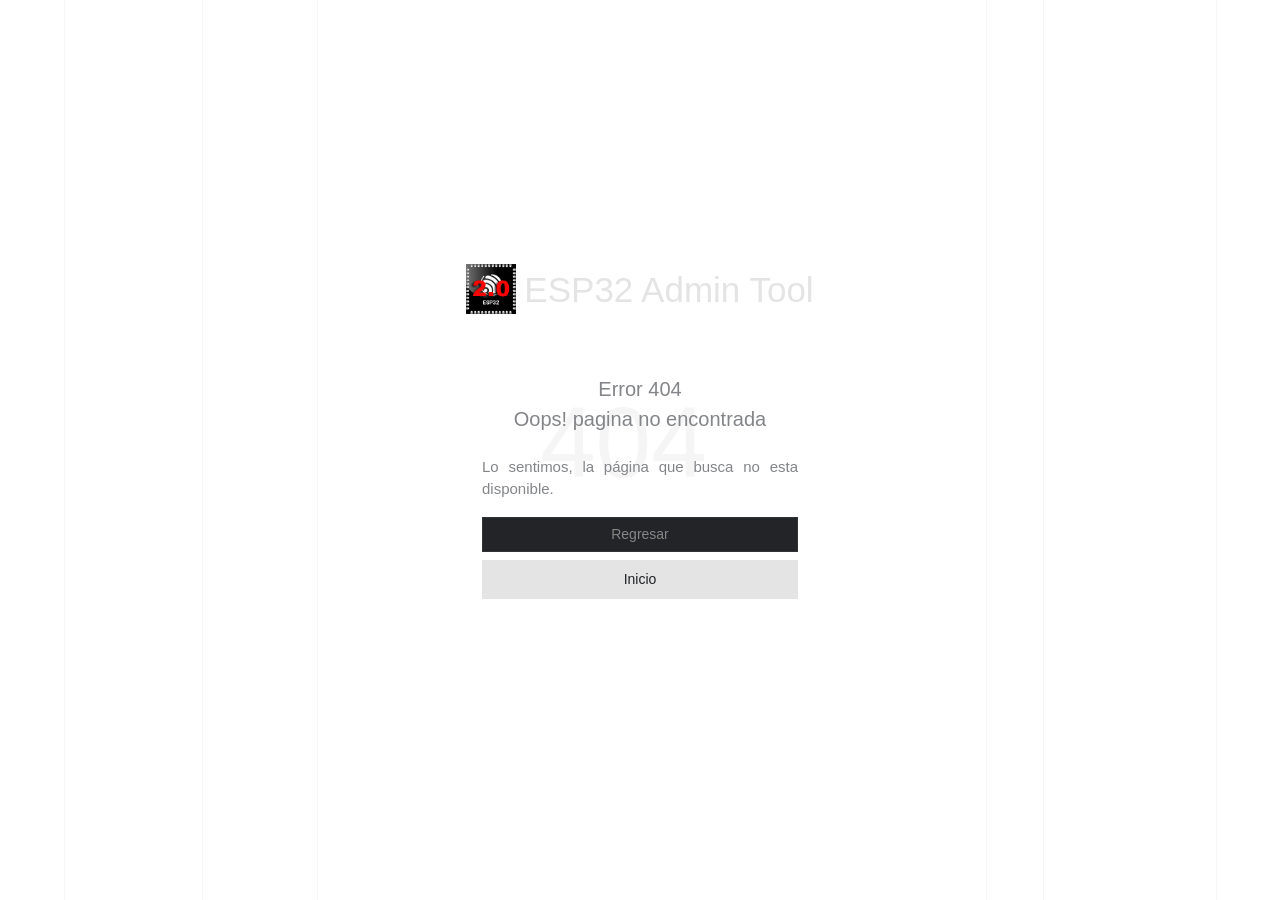
<file: src/data/error404.html>
<!doctype html><html data-theme="dark" lang="es"><title>404 | ESP32 Admin Tool</title><meta charset="utf-8"><meta content="IE=edge, chrome=1" http-equiv="X-UA-Compatible"><meta content="width=device-width,initial-scale=1,maximum-scale=1,user-scalable=0" name="viewport"><meta content="Panel Administrativo para el ESP32" name="description"><meta content="ELECTRONICIOT.COM" name="author"><link href="img/esp32.png" rel="icon" type="image/x-icon"><link href="css/bootstrap.css" rel="stylesheet"><link href="css/font-aws.css" rel="stylesheet"><link href="css/vivify.css" rel="stylesheet"><link href="css/mooli.css" rel="stylesheet"><body data-theme="light"><div class="theme-green" id="body"><div class="auth-main"><div class="auth_div fadeIn vivify"><div class="auth_brand"><a class="navbar-brand" href="/"><img alt="" class="align-top d-inline-block mr-2" src="img/esp32.png" width="50">ESP32 Admin Tool</a></div><div class="card page-400"><div class="header"><p class="lead"><span class="left number">Error 404 </span><span class="text"><br>Oops! pagina no encontrada</span></div><div class="body"><div class="align-justify"><p>Lo sentimos, la página que busca no esta disponible.</div><div class="margin-top-30"><a class="btn btn-block btn-lg btn-default" href="javascript:history.go(-1)"><span>Regresar</span></a> <a class="btn btn-block btn-lg btn-dark" href="/"><span>Inicio</span></a></div></div></div></div><div class="animate_lines"><div class="line"></div><div class="line"></div><div class="line"></div><div class="line"></div><div class="line"></div><div class="line"></div></div></div></div><script src="js/libscripts.js"></script><script src="js/vendorscripts.js"></script>
</file>
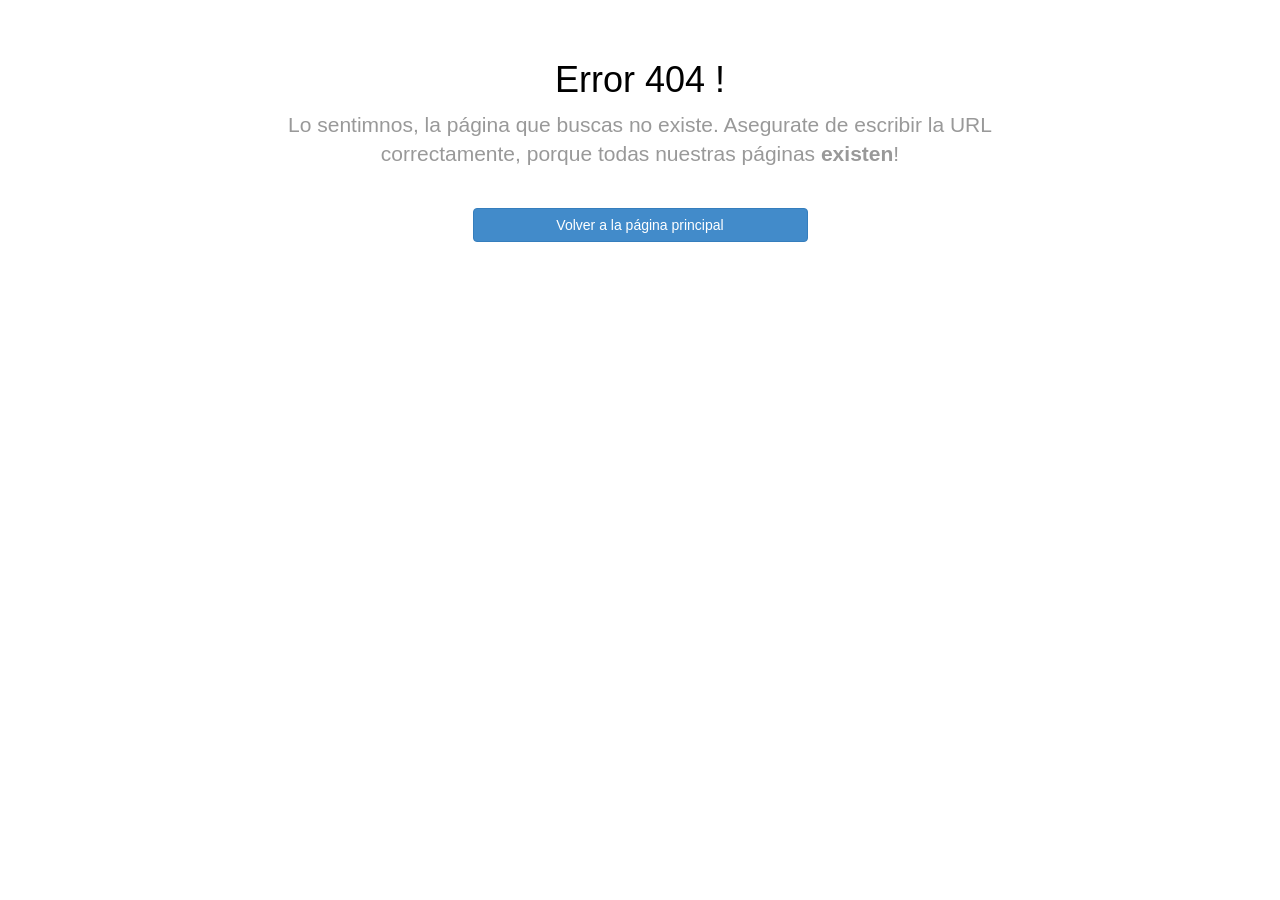
<file: src/data/error_404.html>
<!DOCTYPE html>
<html lang="es">
<!--CABECERA-->
<head>
    <meta charset="UTF-8">
    <title>AdminTools | Error 404</title>
    <meta name="viewport" content="width=device-width, initial-scale=1.0">
    <meta content="" name="description" />
    <meta content="" name="author" />   
    <!-- Favicon icon-->
    <link rel="icon" href="www/esp32.png" type="image/x-icon">
    <!-- Global Styles -->
     <link rel="stylesheet" href="www/bootstrap.css">
     <link rel="stylesheet" href="www/font-awesome.css">
     <link rel="stylesheet" href="www/error.css">
     <link rel="stylesheet" href="www/main.css">
     <link rel="stylesheet" href="www/styles.css">
</head>
<!--FIN CABECERA-->

<!--CUERPO-->
<body> 
    <!--CONTENIDO-->
    <div class="container">
        <div class="col-lg-8 col-lg-offset-2 text-center">
            <div class="logo">
                <h1>Error 404 !</h1>
            </div>
            <p class="lead text-muted">Lo sentimnos, la página que buscas no existe. Asegurate de escribir la URL correctamente, porque todas nuestras páginas <b>existen</b>!</p>
        <br />
            <div class="col-lg-6 col-lg-offset-3">
                <div class="btn-group btn-group-justified">
                    <a href="/" class="btn btn-primary">Volver a la página principal</a>
                </div>
            </div>
        </div>
        </div>
    </div>
    <!--FIN CONTENIDO-->
</body>
<!--FIN CUERPO-->
</html>
</file>
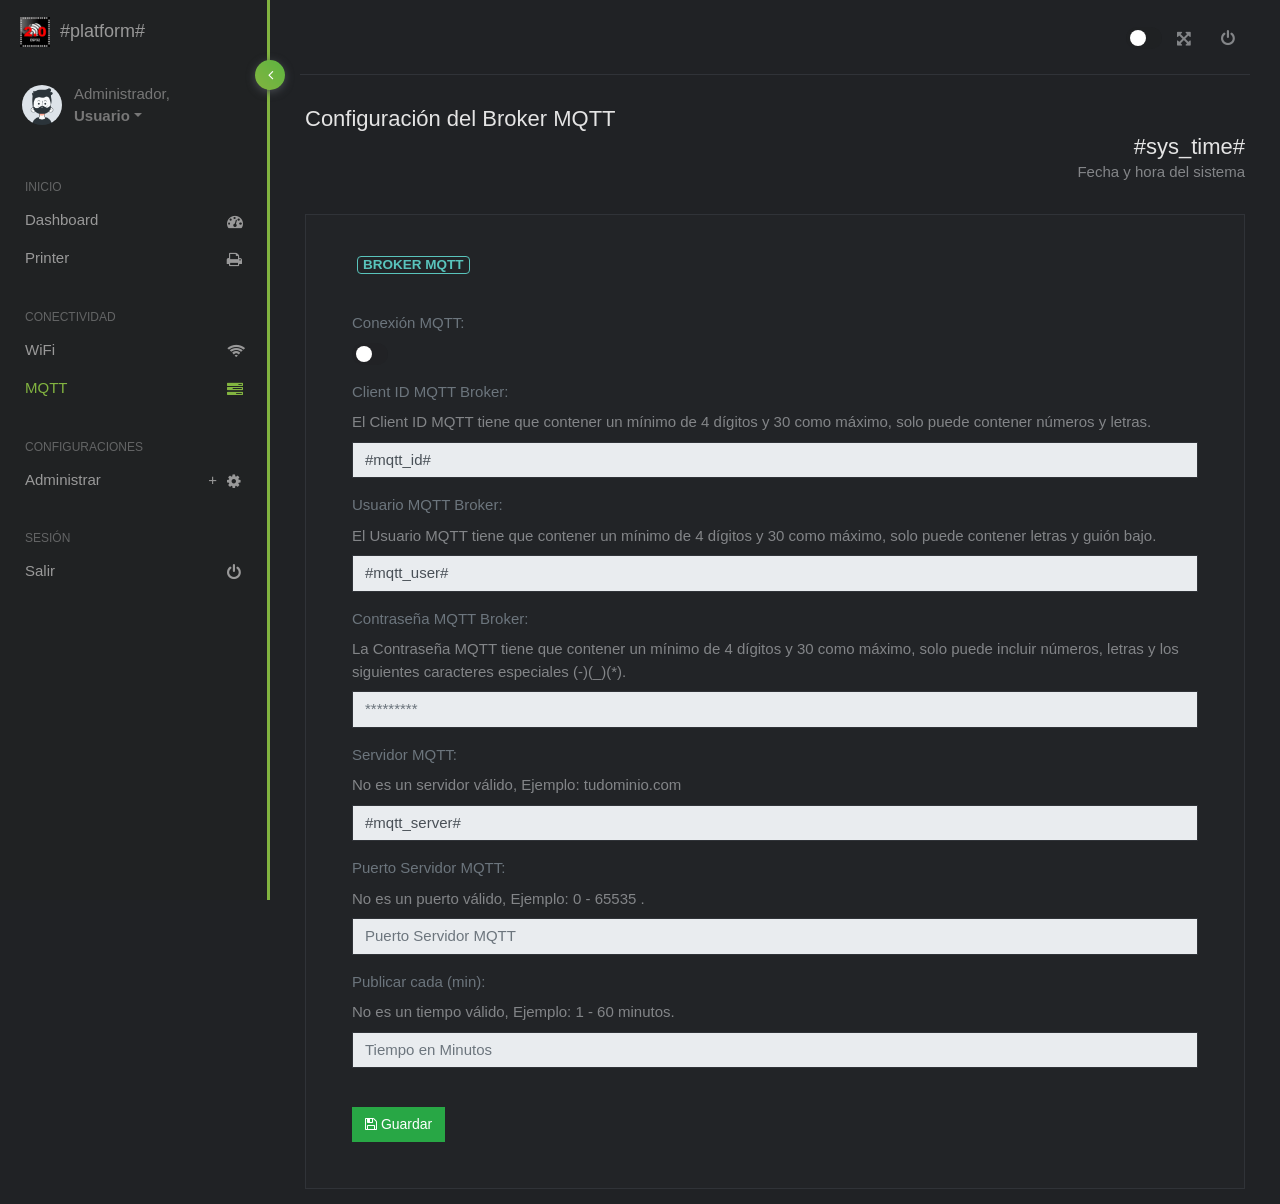
<file: src/data/mqtt.html>
<!doctype html><html data-theme="dark" lang="es"><title>MQTT | ESP32 Admin Tool</title><meta charset="utf-8"><meta content="IE=edge, chrome=1" http-equiv="X-UA-Compatible"><meta content="width=device-width,initial-scale=1,maximum-scale=1,user-scalable=0" name="viewport"><meta content="Panel Administrativo para el ESP32" name="description"><meta content="ELECTRONICIOT.COM" name="author"><link href="img/esp32.png" rel="icon" type="image/png"><link href="css/bootstrap.css" rel="stylesheet"><link href="css/font-aws.css" rel="stylesheet"><link href="css/vivify.css" rel="stylesheet"><link href="css/sweetalert.css" rel="stylesheet"><link href="css/mooli.css" rel="stylesheet"><link href="css/styles.css" rel="stylesheet"><body data-theme="light" onload="mqtt()"><div class="theme-green" id="body"><div class="overlay"></div><div id="wrapper"><nav class="navbar navbar-fixed-top"><div class="container-fluid"><div class="navbar-left"><div class="navbar-btn"><a href="/"><img alt="Mooli Logo" class="img-fluid logo" src="img/esp32.png"></a><button class="btn-toggle-offcanvas" type="button"><i class="fa fa-align-left"></i></button></div></div><div class="navbar-right"><div id="navbar-menu"><ul class="nav navbar-nav"><li class="mt-2"><label class="switch dark_mode"><input type="checkbox"> <span class="round slider"></span></label><li class="hidden-xs"><a href="javascript:void(0);" class="icon-menu" id="btnFullscreen"><i class="fa fa-arrows-alt"></i></a><li><a href="esp-logout" class="icon-menu"><i class="fa fa-power-off"></i></a></ul></div></div></div></nav><div class="sidebar" id="left-sidebar"><a href="#" class="menu_toggle"><i class="fa fa-angle-left"></i></a><div class="navbar-brand"><a href="/"><img alt="ESP32 Admin Tool Logo" class="img-fluid logo" src="img/esp32.png"><span>#platform#</span></a> <button class="btn btn-sm btn-toggle-offcanvas float-right" type="button"><i class="fa fa-chevron-circle-left lnr lnr-menu"></i></button></div><div class="sidebar-scroll"><div class="user-account"><div class="user_div"><img alt="User Profile Picture" class="user-photo" src="img/user.png"></div><div class="dropdown"><span>Administrador,</span> <a href="javascript:void(0);" class="dropdown-toggle user-name" data-toggle="dropdown"><strong>Usuario</strong></a><ul class="vivify account dropdown-menu dropdown-menu-right flipInY"><li><a href="esp-admin"><i class="fa fa-user"></i>Perfil</a><li class="divider"><li><a href="esp-logout"><i class="fa fa-power-off"></i>Salir</a></ul></div></div><nav class="sidebar-nav" id="left-sidebar-nav"><ul class="animation-li-delay metismenu" id="main-menu"><li class="header">Inicio<li><a href="/"><i class="fa fa-dashboard"></i> <span>Dashboard</span></a><li><a href="esp-print"><i class="fa fa-print"></i> <span>Printer</span></a><li class="header">Conectividad<li><a href="esp-wifi"><i class="fa fa-wifi"></i> <span>WiFi</span></a><li class="active"><a href="esp-mqtt"><i class="fa fa-tasks"></i> <span>MQTT</span></a><li class="header">Configuraciones<li><a href="#uiElements" class="has-arrow"><i class="fa fa-cog"></i><span>Administrar</span></a><ul><li><a href="esp-device">Dispositivo</a><li><a href="esp-admin">Contraseña</a><li><a href="esp-time">Reloj</a><li><a href="esp-restore">Restablecer</a><li><a href="esp-restart">Reiniciar</a></ul><li class="header">sesión<li><a href="esp-logout"><i class="fa fa-power-off"></i> <span>Salir</span></a></ul></nav></div></div><div id="main-content"><div class="container-fluid"><div class="block-header"><div class="clearfix row"><div class="col-sm-12 col-md-5 col-xl-5"><h1 id="page">Configuración del Broker MQTT</h1></div><div class="col-md-12 col-8 col-sm-12 text-lg-right"><div class="vivify align-items-center d-flex delay-550 flex-wrap justify-content-lg-end mt-4 mt-lg-0 pullUp"><div class="mb-3 mb-xl-0"><h2 class="mb-0" id="sys_time">#sys_time#</h2><span>Fecha y hora del sistema</span></div></div></div></div></div><div class="clearfix row"><div class="col-lg-12 col-md-12"><div class="card p-3 px-4"><div class="card"><div class="header"><h2><span class="badge badge-primary">Broker MQTT</span></h2></div><div class="body mt-3"><form method="post" method="POST" action="esp-mqtt" id="form" name="esp-mqtt"><input id="mqtten" class="form-control" name="mqtten" value="#mqtten#" type="hidden"> <label class="text-secondary" for="mqtt_enable">Conexión MQTT:</label><div class="mb-3 input-group"><label class="switch gradient_mode"><input id="mqtt_enable" type="checkbox" #mqtt_enable# onchange='switchChange(this,"mqtt","mqtten")'> <span class="round slider"></span></label></div><label class="text-secondary" for="mqtt_id">Client ID MQTT Broker:</label><br><label class="formulario_input-error" for="mqtt_id" id="form_mqtt_id">El Client ID MQTT tiene que contener un mínimo de 4 dígitos y 30 como máximo, solo puede contener números y letras.</label><div class="mb-3 input-group"><input id="mqtt_id" class="form-control mqtt" name="mqtt_id" aria-describedby="basic-addon1" placeholder="ID MQTT Broker" data-expresion="TextNumber" value="#mqtt_id#"></div><label class="text-secondary" for="mqtt_user">Usuario MQTT Broker:</label><br><label class="formulario_input-error" for="mqtt_user" id="form_mqtt_user">El Usuario MQTT tiene que contener un mínimo de 4 dígitos y 30 como máximo, solo puede contener letras y guión bajo.</label><div class="mb-3 input-group"><input id="mqtt_user" class="form-control mqtt" name="mqtt_user" aria-describedby="basic-addon1" placeholder="Usuario MQTT" data-expresion="TextUnderscore" value="#mqtt_user#"></div><label class="text-secondary" for="mqtt_passw">Contraseña MQTT Broker:</label><br><label class="formulario_input-error" for="mqtt_passw" id="form_mqtt_passw">La Contraseña MQTT tiene que contener un mínimo de 4 dígitos y 30 como máximo, solo puede incluir números, letras y los siguientes caracteres especiales (-)(_)(*).</label><div class="mb-3 input-group"><input id="mqtt_passw" class="form-control mqtt" name="mqtt_passw" aria-describedby="basic-addon1" placeholder="*********" data-expresion="TextNumberPassw" type="password"></div><label class="text-secondary" for="mqtt_server">Servidor MQTT:</label><br><label class="formulario_input-error" for="mqtt_server" id="form_mqtt_server">No es un servidor válido, Ejemplo: tudominio.com</label><div class="mb-3 input-group"><input id="mqtt_server" class="form-control mqtt" name="mqtt_server" aria-describedby="basic-addon1" placeholder="Servidor MQTT" data-expresion="Dominio" value="#mqtt_server#"></div><label class="text-secondary" for="mqtt_port">Puerto Servidor MQTT:</label><br><label class="formulario_input-error" for="mqtt_port" id="form_mqtt_port">No es un puerto válido, Ejemplo: 0 - 65535 .</label><div class="mb-3 input-group"><input id="mqtt_port" class="form-control mqtt" name="mqtt_port" aria-describedby="basic-addon1" placeholder="Puerto Servidor MQTT" data-expresion="ServerPort" value="#mqtt_port#" type="number"></div><label class="text-secondary" for="mqtt_time">Publicar cada (min):</label><br><label class="formulario_input-error" for="mqtt_time" id="form_mqtt_time">No es un tiempo válido, Ejemplo: 1 - 60 minutos.</label><div class="mb-3 input-group"><input id="mqtt_time" class="form-control mqtt" name="mqtt_time" aria-describedby="basic-addon1" placeholder="Tiempo en Minutos" value="#mqtt_time#" type="number"></div><div class="mb-3 input-group formulario_mensaje" id="formulario_mensaje"><div class="col-lg-12 alert alert-danger alert-dismissible" role="alert"><button class="close" type="button" aria-label="Close" data-dismiss="alert"><span aria-hidden="true">×</span></button> <i class="fa fa-times-circle"></i> <b>Error:</b> ¡Por favor rellena el formulario correctamente!.</div></div><br><button class="btn btn-success mb-2" type="submit"><i class="fa fa-floppy-o"></i> <span>Guardar</span></button></form></div></div></div></div></div></div></div></div></div><script src="js/libscripts.js"></script><script src="js/vendorscripts.js"></script><script src="js/sweetalert.js"></script><script src="js/mainscripts.js"></script><script src="js/scripts.js"></script>
</file>
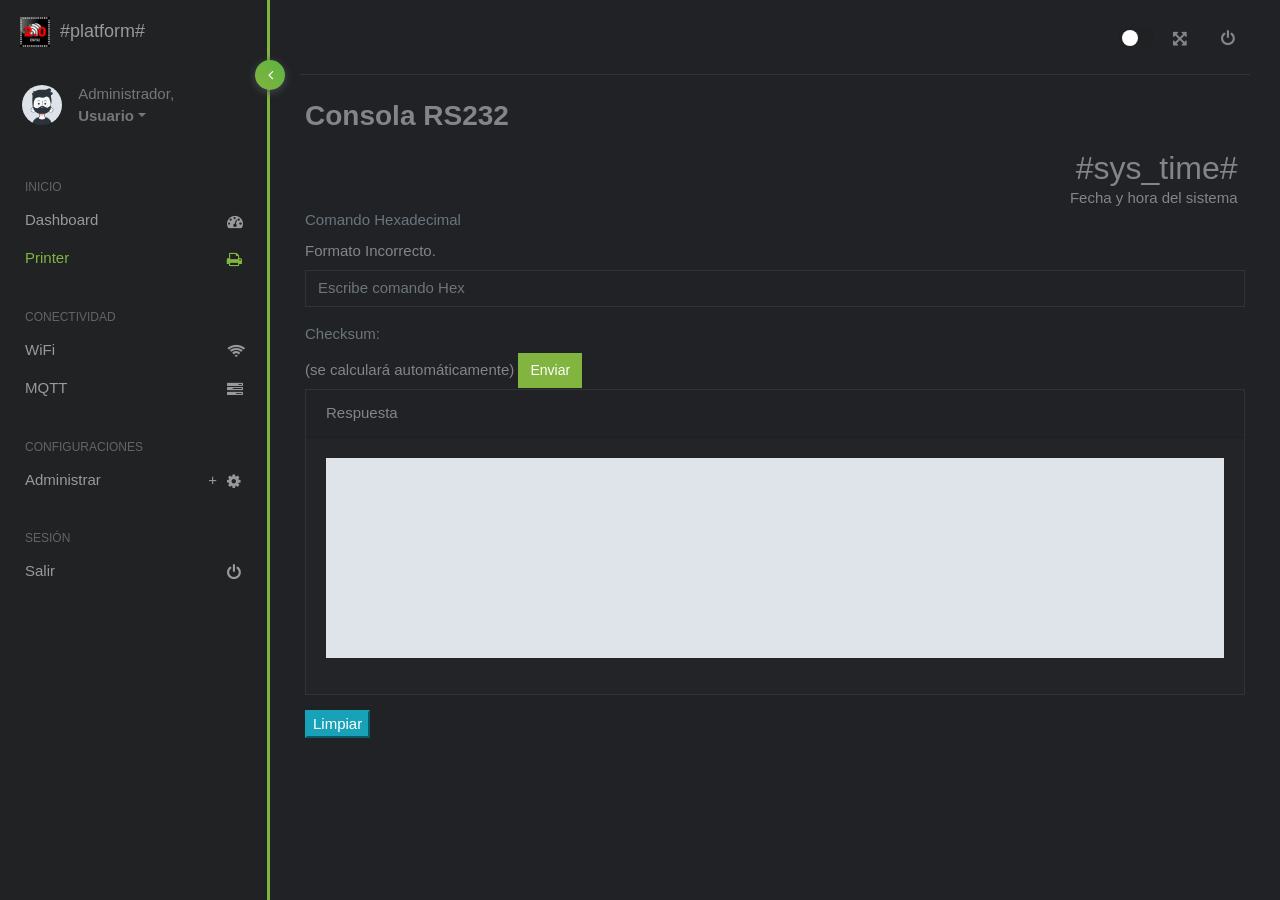
<file: src/data/print.html>
<!doctype html>
<html data-theme="dark" lang="es">
  <title>HOME | ESP32 Admin Tool</title
  ><meta charset="utf-8" /><meta
    content="IE=edge, chrome=1"
    http-equiv="X-UA-Compatible"
  /><meta
    content="width=device-width,initial-scale=1,maximum-scale=1,user-scalable=0"
    name="viewport"
  /><meta
    content="Panel Administrativo para el ESP32"
    name="description"
  /><meta content="ELECTRONICIOT.COM" name="author" /><link
    href="img/esp32.png"
    rel="icon"
    type="image/png"
  /><link href="css/bootstrap.css" rel="stylesheet" /><link
    href="css/font-aws.css"
    rel="stylesheet"
  /><link href="css/vivify.css" rel="stylesheet" /><link
    href="css/sweetalert.css"
    rel="stylesheet"
  /><link href="css/mooli.css" rel="stylesheet" /><link
    href="css/styles.css"
    rel="stylesheet"
  />
  <body data-theme="light">
    <div class="theme-green" id="body">
      <div class="overlay"></div>
      <div id="wrapper">
        <nav class="navbar navbar-fixed-top">
          <div class="container-fluid">
            <div class="navbar-left">
              <div class="navbar-btn">
                <a href="/"
                  ><img
                    alt="Mooli Logo"
                    class="img-fluid logo"
                    src="img/esp32.png" /></a
                ><button class="btn-toggle-offcanvas" type="button">
                  <i class="fa fa-align-left"></i>
                </button>
              </div>
            </div>
            <div class="navbar-right">
              <div id="navbar-menu">
                <ul class="nav navbar-nav">
                  <li class="mt-2">
                    <label class="dark_mode switch"
                      ><input type="checkbox" />
                      <span class="round slider"></span
                    ></label>
                  </li>
                  <li class="hidden-xs">
                    <a
                      href="javascript:void(0);"
                      class="icon-menu"
                      id="btnFullscreen"
                      ><i class="fa fa-arrows-alt"></i
                    ></a>
                  </li>
                  <li>
                    <a href="esp-logout" class="icon-menu"
                      ><i class="fa fa-power-off"></i
                    ></a>
                  </li>
                </ul>
              </div>
            </div>
          </div>
        </nav>
        <div class="sidebar" id="left-sidebar">
          <a href="#" class="menu_toggle"><i class="fa fa-angle-left"></i></a>
          <div class="navbar-brand">
            <a href="/"
              ><img
                alt="ESP32 Admin Tool Logo"
                class="img-fluid logo"
                src="img/esp32.png"
              /><span>#platform#</span></a
            >
            <button
              class="btn btn-sm btn-toggle-offcanvas float-right"
              type="button"
            >
              <i class="fa fa-chevron-circle-left lnr lnr-menu"></i>
            </button>
          </div>
          <div class="sidebar-scroll">
            <div class="user-account">
              <div class="user_div">
                <img
                  alt="User Profile Picture"
                  class="user-photo"
                  src="img/user.png"
                />
              </div>
              <div class="dropdown">
                <span>Administrador,</span>
                <a
                  href="javascript:void(0);"
                  class="dropdown-toggle user-name"
                  data-toggle="dropdown"
                  ><strong>Usuario</strong></a
                >
                <ul
                  class="vivify account dropdown-menu dropdown-menu-right flipInY"
                >
                  <li>
                    <a href="esp-admin"><i class="fa fa-user"></i>Perfil</a>
                  </li>
                  <li class="divider"></li>
                  <li>
                    <a href="esp-logout"
                      ><i class="fa fa-power-off"></i>Salir</a
                    >
                  </li>
                </ul>
              </div>
            </div>
            <nav class="sidebar-nav" id="left-sidebar-nav">
              <ul class="animation-li-delay metismenu" id="main-menu">
                <li class="header">Inicio</li>
                <li>
                  <a href="/"
                    ><i class="fa fa-dashboard"></i> <span>Dashboard</span></a
                  >
                </li>
                <li class="active">
                  <a href="esp-print"
                    ><i class="fa fa-print"></i> <span>Printer</span></a
                  >
                </li>
                <li class="header">Conectividad</li>
                <li>
                  <a href="esp-wifi"
                    ><i class="fa fa-wifi"></i> <span>WiFi</span></a
                  >
                </li>
                <li>
                  <a href="esp-mqtt"
                    ><i class="fa fa-tasks"></i> <span>MQTT</span></a
                  >
                </li>
                <li class="header">Configuraciones</li>
                <li>
                  <a href="#uiElements" class="has-arrow"
                    ><i class="fa fa-cog"></i><span>Administrar</span></a
                  >
                  <ul>
                    <li><a href="esp-device">Dispositivo</a></li>
                    <li><a href="esp-admin">Contraseña</a></li>
                    <li><a href="esp-time">Reloj</a></li>
                    <li><a href="esp-restore">Restablecer</a></li>
                    <li><a href="esp-restart">Reiniciar</a></li>
                  </ul>
                </li>
                <li class="header">sesión</li>
                <li>
                  <a href="esp-logout"
                    ><i class="fa fa-power-off"></i> <span>Salir</span></a
                  >
                </li>
              </ul>
            </nav>
          </div>
        </div>
        <div id="main-content">
          <div class="mt-4 container">
            <h3 class="mb-3" id="page">Consola RS232</h3>
            <div class="col-8 col-md-12 col-sm-12 text-lg-right">
              <div
                class="mt-4 align-items-center d-flex delay-550 flex-wrap justify-content-lg-end mt-lg-0 pullUp vivify"
              >
                <div class="mb-3 mb-xl-0">
                  <h2 class="mb-0" id="sys_time">#sys_time#</h2>
                  <span>Fecha y hora del sistema</span>
                </div>
              </div>
            </div>
            <form
              id="form"
              method="post"
              method="POST"
              action="esp-command"
              form
              name="esp-command"
            >
              <label class="text-secondary" for="commandInput"
                >Comando Hexadecimal</label
              ><br /><label
                class="formulario_input-error"
                for="commandInput"
                id="form_commandInput"
                >Formato Incorrecto.</label
              >
              <div class="mb-3 input-group">
                <input
                  aria-describedby="basic-addon1"
                  class="command form-control"
                  data-expresion="HexCommand"
                  id="commandInput"
                  name="commandInput"
                  placeholder="Escribe comando Hex"
                />
              </div>
              <label class="text-secondary" for="commandInput">Checksum:</label
              ><br /><label
                class="formulario_input-checksum"
                id="form_commandChecksum"
                >(se calculará automáticamente)</label
              >
              <button class="btn btn-primary" type="submit">Enviar</button>
            </form>
            <div class="card">
              <div class="card-header">Respuesta</div>
              <div class="card-body">
                <pre
                  id="responseLog"
                  style="
                    height: 200px;
                    overflow-y: auto;
                    background: #dee4ea;
                    padding: 10px;
                  "
                ></pre>
              </div>
            </div>
            <div><button class="btn-info" id="clearLog">Limpiar</button></div>
          </div>
        </div>
        <form id="form"></form>
      </div>
    </div>
    <script src="js/libscripts.js"></script>
    <script src="js/vendorscripts.js"></script>
    <script src="js/sweetalert.js"></script>
    <script src="js/mainscripts.js"></script>
    <script src="js/scripts.js"></script>
  </body>
</html>
</file>
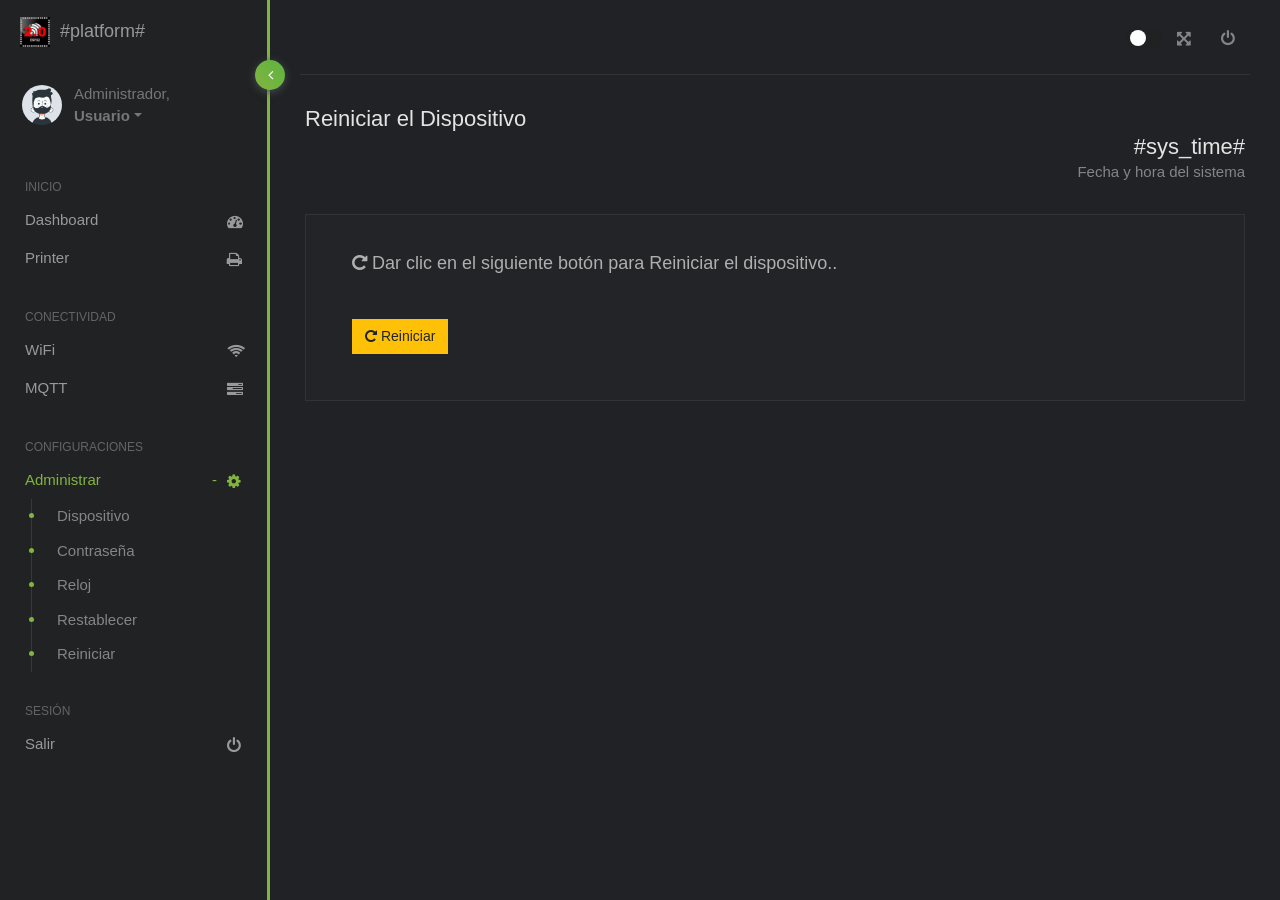
<file: src/data/restart.html>
<!doctype html><html data-theme="dark" lang="es"><title>REINICIAR | ESP32 Admin Tool</title><meta charset="utf-8"><meta content="IE=edge, chrome=1" http-equiv="X-UA-Compatible"><meta content="width=device-width,initial-scale=1,maximum-scale=1,user-scalable=0" name="viewport"><meta content="Panel Administrativo para el ESP32" name="description"><meta content="ELECTRONICIOT.COM" name="author"><link href="img/esp32.png" rel="icon" type="image/x-icon"><link href="css/bootstrap.css" rel="stylesheet"><link href="css/font-aws.css" rel="stylesheet"><link href="css/vivify.css" rel="stylesheet"><link href="css/sweetalert.css" rel="stylesheet"><link href="css/mooli.css" rel="stylesheet"><link href="css/styles.css" rel="stylesheet"><body data-theme="light" onload="visu()"><div class="theme-green" id="body"><div class="overlay"></div><div id="wrapper"><nav class="navbar navbar-fixed-top"><div class="container-fluid"><div class="navbar-left"><div class="navbar-btn"><a href="/"><img alt="Mooli Logo" class="img-fluid logo" src="img/esp32.png"></a><button class="btn-toggle-offcanvas" type="button"><i class="fa fa-align-left"></i></button></div></div><div class="navbar-right"><div id="navbar-menu"><ul class="nav navbar-nav"><li class="mt-2"><label class="dark_mode switch"><input type="checkbox"> <span class="round slider"></span></label><li class="hidden-xs"><a href="javascript:void(0);" class="icon-menu" id="btnFullscreen"><i class="fa fa-arrows-alt"></i></a><li><a href="esp-logout" class="icon-menu"><i class="fa fa-power-off"></i></a></ul></div></div></div></nav><div class="sidebar" id="left-sidebar"><a href="#" class="menu_toggle"><i class="fa fa-angle-left"></i></a><div class="navbar-brand"><a href="/"><img alt="ESP32 Admin Tool Logo" class="img-fluid logo" src="img/esp32.png"><span>#platform#</span></a> <button class="btn btn-sm btn-toggle-offcanvas float-right" type="button"><i class="fa fa-chevron-circle-left lnr lnr-menu"></i></button></div><div class="sidebar-scroll"><div class="user-account"><div class="user_div"><img alt="User Profile Picture" class="user-photo" src="img/user.png"></div><div class="dropdown"><span>Administrador,</span> <a href="javascript:void(0);" class="dropdown-toggle user-name" data-toggle="dropdown"><strong>Usuario</strong></a><ul class="vivify account dropdown-menu dropdown-menu-right flipInY"><li><a href="esp-admin"><i class="fa fa-user"></i>Perfil</a><li class="divider"><li><a href="esp-logout"><i class="fa fa-power-off"></i>Salir</a></ul></div></div><nav class="sidebar-nav" id="left-sidebar-nav"><ul class="animation-li-delay metismenu" id="main-menu"><li class="header">Inicio<li><a href="/"><i class="fa fa-dashboard"></i> <span>Dashboard</span></a><li><a href="esp-print"><i class="fa fa-print"></i> <span>Printer</span></a><li class="header">Conectividad<li><a href="esp-wifi"><i class="fa fa-wifi"></i> <span>WiFi</span></a><li><a href="esp-mqtt"><i class="fa fa-tasks"></i> <span>MQTT</span></a><li class="header">Configuraciones<li class="active"><a href="#uiElements" class="has-arrow"><i class="fa fa-cog"></i><span>Administrar</span></a><ul><li><a href="esp-device">Dispositivo</a><li><a href="esp-admin">Contraseña</a><li><a href="esp-time">Reloj</a><li><a href="esp-restore">Restablecer</a><li><a href="esp-restart">Reiniciar</a></ul><li class="header">sesión<li><a href="esp-logout"><i class="fa fa-power-off"></i> <span>Salir</span></a></ul></nav></div></div><div id="main-content"><div class="container-fluid"><div class="block-header"><div class="clearfix row"><div class="col-sm-12 col-md-5 col-xl-5"><h1>Reiniciar el Dispositivo</h1></div><div class="col-md-12 col-8 col-sm-12 text-lg-right"><div class="vivify align-items-center d-flex delay-550 flex-wrap justify-content-lg-end mt-4 mt-lg-0 pullUp"><div class="mb-3 mb-xl-0"><h2 class="mb-0" id="sys_time">#sys_time#</h2><span>Fecha y hora del sistema</span></div></div></div></div></div><div class="clearfix row"><div class="col-md-12 col-lg-12"><div class="card p-3 px-4"><div class="card"><div class="header"><h2><i class="fa fa-repeat"></i> Dar clic en el siguiente botón para Reiniciar el dispositivo..</h2></div><div class="body"><br><form id="form"></form><button class="btn btn-warning mb-2" type="button" id="btn" onclick='action("restart")'><i class="fa fa-repeat"></i> <span>Reiniciar</span></button><div id="visu"><br><h3 class="text-danger">Reiniciando en <span class="text-primary" id="time">10 </span>segundos</h3><div class="progress"><div class="progress-bar progress-bar-success" id="progress" aria-valuemax="100" aria-valuemin="0" role="progressbar" style="width:100%"><span class="label label-default" id="pregressvalue">100</span></div></div></div></div></div></div></div></div></div></div></div><script src="js/libscripts.js"></script><script src="js/vendorscripts.js"></script><script src="js/sweetalert.js"></script><script src="js/mainscripts.js"></script><script src="js/scripts.js"></script></div>
</file>
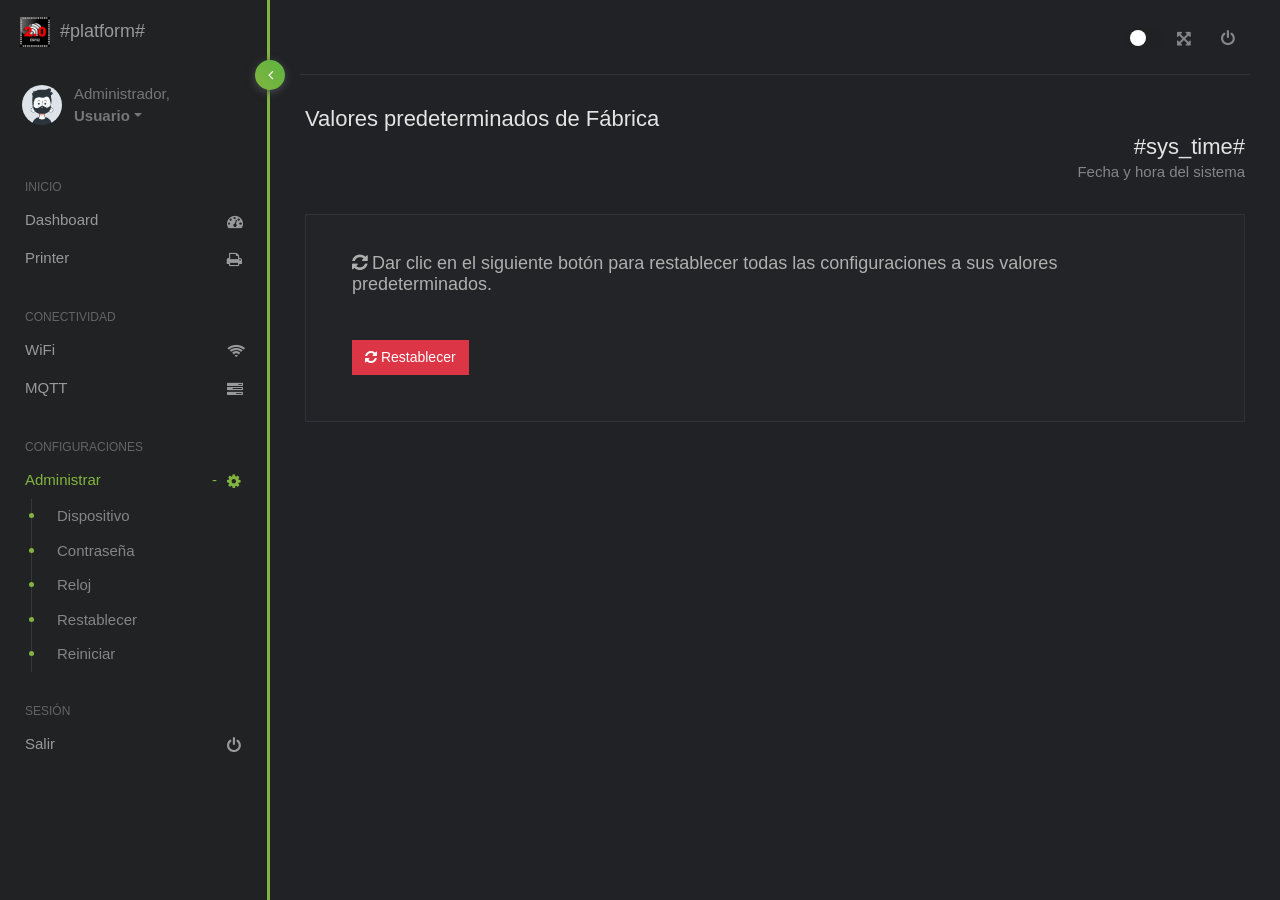
<file: src/data/restore.html>
<!doctype html><html data-theme="dark" lang="es"><title>RESTABLECER | ESP32 Admin Tool</title><meta charset="utf-8"><meta content="IE=edge, chrome=1" http-equiv="X-UA-Compatible"><meta content="width=device-width,initial-scale=1,maximum-scale=1,user-scalable=0" name="viewport"><meta content="Panel Administrativo para el ESP32" name="description"><meta content="ELECTRONICIOT.COM" name="author"><link href="img/esp32.png" rel="icon" type="image/x-icon"><link href="css/bootstrap.css" rel="stylesheet"><link href="css/font-aws.css" rel="stylesheet"><link href="css/vivify.css" rel="stylesheet"><link href="css/sweetalert.css" rel="stylesheet"><link href="css/mooli.css" rel="stylesheet"><link href="css/styles.css" rel="stylesheet"><body data-theme="light" onload="visu()"><div class="theme-green" id="body"><div class="overlay"></div><div id="wrapper"><nav class="navbar navbar-fixed-top"><div class="container-fluid"><div class="navbar-left"><div class="navbar-btn"><a href="/"><img alt="Mooli Logo" class="img-fluid logo" src="img/esp32.png"></a><button class="btn-toggle-offcanvas" type="button"><i class="fa fa-align-left"></i></button></div></div><div class="navbar-right"><div id="navbar-menu"><ul class="nav navbar-nav"><li class="mt-2"><label class="dark_mode switch"><input type="checkbox"> <span class="round slider"></span></label><li class="hidden-xs"><a href="javascript:void(0);" class="icon-menu" id="btnFullscreen"><i class="fa fa-arrows-alt"></i></a><li><a href="esp-logout" class="icon-menu"><i class="fa fa-power-off"></i></a></ul></div></div></div></nav><div class="sidebar" id="left-sidebar"><a href="#" class="menu_toggle"><i class="fa fa-angle-left"></i></a><div class="navbar-brand"><a href="/"><img alt="ESP32 Admin Tool Logo" class="img-fluid logo" src="img/esp32.png"><span>#platform#</span></a> <button class="btn btn-sm btn-toggle-offcanvas float-right" type="button"><i class="fa fa-chevron-circle-left lnr lnr-menu"></i></button></div><div class="sidebar-scroll"><div class="user-account"><div class="user_div"><img alt="User Profile Picture" class="user-photo" src="img/user.png"></div><div class="dropdown"><span>Administrador,</span> <a href="javascript:void(0);" class="dropdown-toggle user-name" data-toggle="dropdown"><strong>Usuario</strong></a><ul class="vivify account dropdown-menu dropdown-menu-right flipInY"><li><a href="esp-admin"><i class="fa fa-user"></i>Perfil</a><li class="divider"><li><a href="esp-logout"><i class="fa fa-power-off"></i>Salir</a></ul></div></div><nav class="sidebar-nav" id="left-sidebar-nav"><ul class="animation-li-delay metismenu" id="main-menu"><li class="header">Inicio<li><a href="/"><i class="fa fa-dashboard"></i> <span>Dashboard</span></a><li><a href="esp-print"><i class="fa fa-print"></i> <span>Printer</span></a><li class="header">Conectividad<li><a href="esp-wifi"><i class="fa fa-wifi"></i> <span>WiFi</span></a><li><a href="esp-mqtt"><i class="fa fa-tasks"></i> <span>MQTT</span></a><li class="header">Configuraciones<li class="active"><a href="#uiElements" class="has-arrow"><i class="fa fa-cog"></i><span>Administrar</span></a><ul><li><a href="esp-device">Dispositivo</a><li><a href="esp-admin">Contraseña</a><li><a href="esp-time">Reloj</a><li><a href="esp-restore">Restablecer</a><li><a href="esp-restart">Reiniciar</a></ul><li class="header">sesión<li><a href="esp-logout"><i class="fa fa-power-off"></i> <span>Salir</span></a></ul></nav></div></div><div id="main-content"><div class="container-fluid"><div class="block-header"><div class="clearfix row"><div class="col-sm-12 col-md-5 col-xl-5"><h1>Valores predeterminados de Fábrica</h1></div><div class="col-md-12 col-8 col-sm-12 text-lg-right"><div class="vivify align-items-center d-flex delay-550 flex-wrap justify-content-lg-end mt-4 mt-lg-0 pullUp"><div class="mb-3 mb-xl-0"><h2 class="mb-0" id="sys_time">#sys_time#</h2><span>Fecha y hora del sistema</span></div></div></div></div></div><div class="clearfix row"><div class="col-md-12 col-lg-12"><div class="card p-3 px-4"><div class="card"><div class="header"><h2><i class="fa fa-refresh"></i> Dar clic en el siguiente botón para restablecer todas las configuraciones a sus valores predeterminados.</h2></div><div class="body"><br><form id="form"></form><button class="btn btn-danger mb-2" type="button" id="btn" onclick='action("restore")'><i class="fa fa-refresh"></i> <span>Restablecer</span></button><div id="visu"><br><h3 class="text-danger">Restableciendo en <span class="text-primary" id="time">10 </span>segundos, <span class="text-warning">¡NO apague el Dispositivo!</span></h3><div class="progress"><div class="progress-bar progress-bar-danger" id="progress" aria-valuemax="100" aria-valuemin="0" role="progressbar" style="width:100%"><span class="label label-default" id="pregressvalue"></span></div></div></div></div></div></div></div></div></div></div></div><script src="js/libscripts.js"></script><script src="js/vendorscripts.js"></script><script src="js/sweetalert.js"></script><script src="js/mainscripts.js"></script><script src="js/scripts.js"></script></div>
</file>
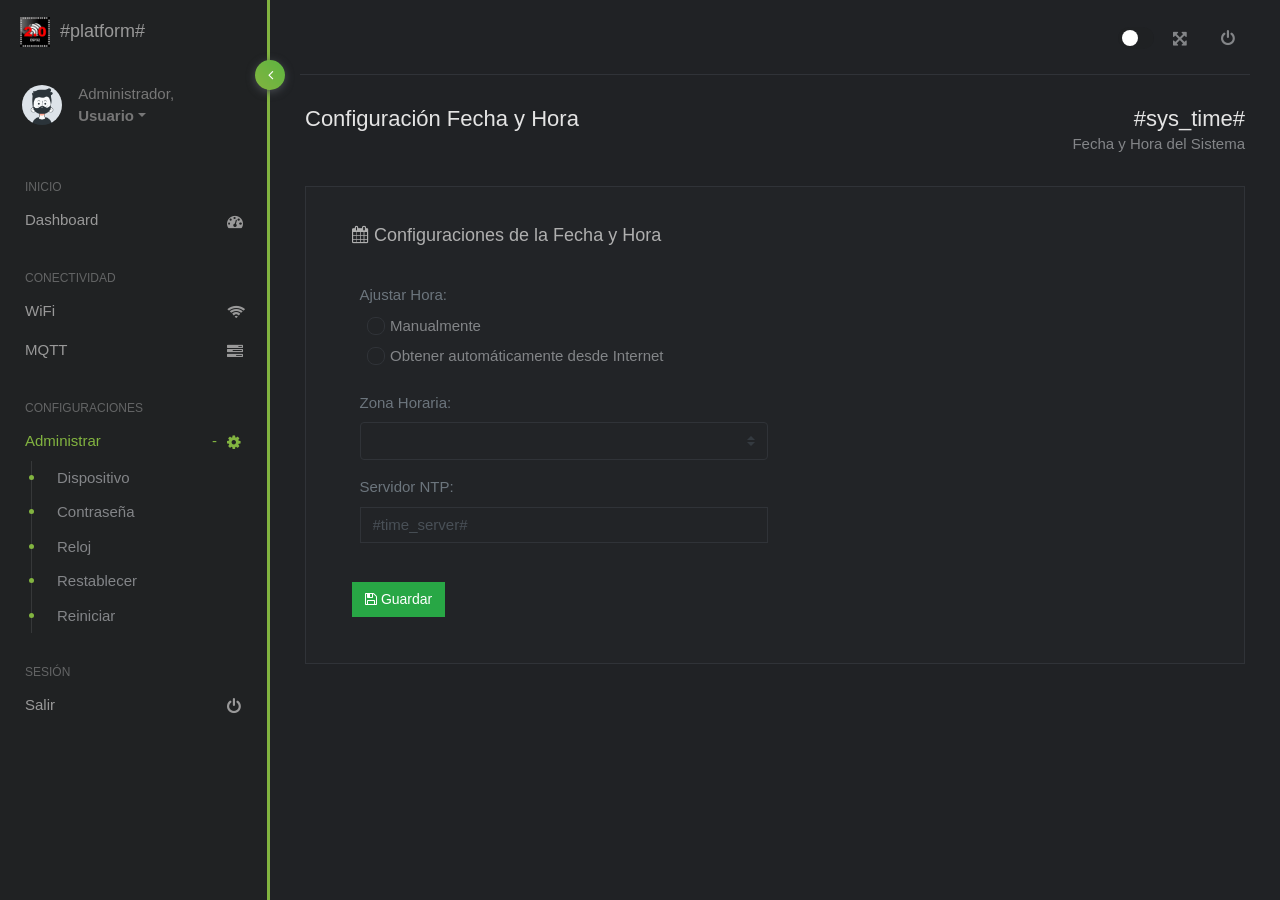
<file: src/data/time.html>
<!doctype html>
<html lang="es" data-theme="dark">

<head>
    <title>FECHA-HORA | ESP32 Admin Tool </title>
    <meta charset="utf-8">
    <meta http-equiv="X-UA-Compatible" content="IE=edge, chrome=1">
    <meta name="viewport" content="width=device-width, initial-scale=1.0, maximum-scale=1.0, user-scalable=0">
    <meta name="description" content="Panel Administrativo para el ESP32">
    <meta name="author" content="ELECTRONICIOT.COM">
    <link rel="icon" href="img/esp32.png" type="image/x-icon">
    <link rel="stylesheet" href="css/bootstrap.css">
    <link rel="stylesheet" href="css/font-aws.css">
    <link rel="stylesheet" href="css/vivify.css">
    <link rel="stylesheet" href="css/sweetalert.css">
    <link rel="stylesheet" href="css/mooli.css">
    <link rel="stylesheet" href="css/styles.css">
</head>

<body data-theme="light" onload="loadTime()">
    <div id="body" class="theme-green">
        <div class="overlay"></div>
        <div id="wrapper">
            <nav class="navbar navbar-fixed-top">
                <div class="container-fluid">
                    <div class="navbar-left">
                        <div class="navbar-btn"> <a href="/"><img src="img/esp32.png" alt="Mooli Logo"
                                    class="img-fluid logo"></a> <button type="button" class="btn-toggle-offcanvas"><i
                                    class="fa fa-align-left"></i></button> </div>
                    </div>
                    <div class="navbar-right">
                        <div id="navbar-menu">
                            <ul class="nav navbar-nav">
                                <li class="mt-2"> <label class="switch dark_mode"> <input type="checkbox"> <span
                                            class="slider round"></span> </label> </li>
                                <li class="hidden-xs"><a href="javascript:void(0);" id="btnFullscreen"
                                        class="icon-menu"><i class="fa fa-arrows-alt"></i></a></li>
                                <li><a href="esp-logout" class="icon-menu"><i class="fa fa-power-off"></i></a></li>
                            </ul>
                        </div>
                    </div>
                </div>
            </nav>
            <div id="left-sidebar" class="sidebar"> <a href="#" class="menu_toggle"><i class="fa fa-angle-left"></i></a>
                <div class="navbar-brand"> <a href="/"><img src="img/esp32.png" alt="ESP32 Admin Tool Logo"
                            class="img-fluid logo"><span>#platform#</span></a> <button type="button"
                        class="btn-toggle-offcanvas btn btn-sm float-right"><i
                            class="lnr lnr-menu fa fa-chevron-circle-left"></i></button> </div>
                <div class="sidebar-scroll">
                    <div class="user-account">
                        <div class="user_div"> <img src="img/user.png" class="user-photo" alt="User Profile Picture">
                        </div>
                        <div class="dropdown"> <span>Administrador,</span> <a href="javascript:void(0);"
                                class="dropdown-toggle user-name" data-toggle="dropdown"><strong>Usuario</strong></a>
                            <ul class="dropdown-menu dropdown-menu-right account vivify flipInY">
                                <li><a href="esp-admin"><i class="fa fa-user"></i>Perfil</a></li>
                                <li class="divider"></li>
                                <li><a href="esp-logout"><i class="fa fa-power-off"></i>Salir</a></li>
                            </ul>
                        </div>
                    </div>
                    <nav id="left-sidebar-nav" class="sidebar-nav">
                        <ul id="main-menu" class="metismenu animation-li-delay">
                            <li class="header">Inicio</li>
                            <li><a href="/"><i class="fa fa-dashboard"></i> <span>Dashboard</span></a></li>
                            <li class="header">Conectividad</li>
                            <li><a href="esp-wifi"><i class="fa fa-wifi"></i> <span>WiFi</span></a></li>
                            <li><a href="esp-mqtt"><i class="fa fa-tasks"></i> <span>MQTT</span></a></li>
                            <li class="header">Configuraciones</li>
                            <li class="active"> <a href="#uiElements" class="has-arrow"><i
                                        class="fa fa-cog"></i><span>Administrar</span></a>
                                <ul>
                                    <li><a href="esp-device">Dispositivo</a></li>
                                    <li><a href="esp-admin">Contraseña</a></li>
                                    <li><a href="esp-time">Reloj</a></li>
                                    <li><a href="esp-restore">Restablecer</a></li>
                                    <li><a href="esp-restart">Reiniciar</a></li>
                                </ul>
                            </li>
                            <li class="header">sesión</li>
                            <li><a href="esp-logout"><i class="fa fa-power-off"></i> <span>Salir</span></a></li>
                        </ul>
                    </nav>
                </div>
            </div>
            <div id="main-content">
                <div class="container-fluid">
                    <div class="block-header">
                        <div class="row clearfix">
                            <div class="col-lg-4 col-md-12 col-sm-12">
                                <h1 id="page">Configuración Fecha y Hora</h1>
                            </div>
                            <div class="col-lg-8 col-md-12 col-sm-12 text-lg-right">
                                <div
                                    class="d-flex align-items-center justify-content-lg-end mt-4 mt-lg-0 flex-wrap vivify pullUp delay-550">
                                    <div class="mb-3 mb-xl-0">
                                        <h2 class="mb-0" id="sys_time">#sys_time# </h2> <span>Fecha y Hora del
                                            Sistema</span>
                                    </div>
                                </div>
                            </div>
                        </div>
                    </div>
                    <div class="row clearfix">
                        <div class="col-lg-12 col-md-12">
                            <div class="card p-3 px-4">
                                <div class="card">
                                    <div class="header">
                                        <h2><i class="fa fa-calendar"></i> Configuraciones de la Fecha y Hora</h2>
                                    </div>
                                    <div class="body mt-3">
                                        <form method="post" name="esp-time" action="esp-time" method="POST" id="form">
                                            <input type="hidden" id="time_hr" value="#time_hr#" /> <input type="hidden"
                                                id="time_mn" value="#time_mn#" /> <input type="hidden" id="time_sc"
                                                value="#time_sc#" /> <input type="hidden" id="time_zhoraria"
                                                value="#time_zhoraria#" /> <input type="hidden" id="time_ajuste"
                                                value="#time_ajuste#" />
                                            <div class="form-group col-lg-12"> <label for=""
                                                    class="text-secondary">Ajustar Hora:</label><br>
                                                <div class="input-group mb-2">
                                                    <div class="col-lg-6 col-md-12"> <label
                                                            class="fancy-radio custom-color-green"> <input
                                                                name="time_ajuste" value="0" type="radio"
                                                                #time_ajuste_0# data-div_on="manual" data-div_off="auto"
                                                                onchange="auto_man(this)">
                                                            <span><i></i>Manualmente</span> </label> <label
                                                            class="fancy-radio custom-color-green"> <input
                                                                name="time_ajuste" value="1" type="radio"
                                                                data-div="auto" #time_ajuste_1# data-div_on="auto"
                                                                data-div_off="manual" onchange="auto_man(this)">
                                                            <span><i></i>Obtener automáticamente desde Internet</span>
                                                        </label> </div>
                                                </div>
                                            </div>
                                            <div class="time-activo" id="manual">
                                                <div class="form-group col-lg-4"> <label for="time_date"
                                                        class="text-secondary">Fecha ( DD-MM-YYYY ):</label><br>
                                                    <div class="input-group mb-3"> <input type="text"
                                                            class="form-control mqtt" id="time_date" name="time_date"
                                                            placeholder="DD-MM-YYYY" value="#time_date#"
                                                            aria-describedby="basic-addon1"> </div>
                                                </div>
                                                <div class="form-group col-lg-12"> <label for="time_h"
                                                        class="text-secondary">Hora ( HH:MM:SS ):</label><br>
                                                    <div class="row clearfix">
                                                        <div class="input-group col-lg-1 mb-3"> <select
                                                                class="custom-select" id="time_h"
                                                                name="time_h"></select> </div><span>:</span>
                                                        <div class="input-group col-lg-1 mb-3"> <select
                                                                class="custom-select" id="time_m"
                                                                name="time_m"></select> </div><span>:</span>
                                                        <div class="input-group col-lg-1 mb-3"> <select
                                                                class="custom-select" id="time_s"
                                                                name="time_s"></select> </div>
                                                    </div>
                                                </div>
                                            </div>
                                            <div class="time" id="auto">
                                                <div class="form-group col-lg-6"> <label for="time_z_horaria"
                                                        class="text-secondary">Zona Horaria:</label><br>
                                                    <div class="input-group mb-3"> <select class="custom-select"
                                                            id="time_z_horaria" name="time_zhoraria">
                                                            <option value="-12.00">(GMT-12:00) Enewetak, Kwajalein
                                                            </option>
                                                            <option value="-11.00">(GMT-11:00) Islas Midway, Samoa
                                                            </option>
                                                            <option value="-10.00">(GMT-10:00) Hawái</option>
                                                            <option value="-9.00">(GMT-09:00) Alaska</option>
                                                            <option value="-8.00">(GMT-08:00) Hora del Pacífico</option>
                                                            <option value="-7.00">(GMT-07:00) Hora de las Montañas
                                                                Rocosas (EE.UU. Y Canadá)</option>
                                                            <option value="-6.00">(GMT-06:00) Hora Central (EE.UU. y
                                                                Canadá)</option>
                                                            <option value="-5.00">(GMT-05:00) Hora del Este (EE.UU. y
                                                                Canadá)</option>
                                                            <option value="-4.50">(GMT-04:30) Caracas</option>
                                                            <option value="-4.00">(GMT-04:00) Hora del Atlántico
                                                                (Canadá)</option>
                                                            <option value="-3.50">(GMT-03:30) Terranova</option>
                                                            <option value="-3.00">(GMT-03:00) Brasilia, Buenos Aires
                                                            </option>
                                                            <option value="-2.00">(GMT-02:00) Atlántico Central</option>
                                                            <option value="-1.00">(GMT-01:00) Azores, Islas de Cabo
                                                                Verde</option>
                                                            <option value="0.00">(GMT) Hora Media de Greenwich: Dublín,
                                                                Londres</option>
                                                            <option value="1.00">(GMT+01:00) Berlín, Estocolmo, Roma,
                                                                Berna, Bruselas</option>
                                                            <option value="2.00">(GMT+02:00) Atenas, Helsinki, Europa
                                                                del Este, Israel</option>
                                                            <option value="3.00">(GMT+03:00) Bagdad, Kuwait, Nairobi,
                                                                Riad, Moscú</option>
                                                            <option value="3.50">(GMT+03:30) Teherán</option>
                                                            <option value="4.00">(GMT+04:00) Abu Dabi, Mascate, Kazán,
                                                                Volgogrado</option>
                                                            <option value="4.50">(GMT+04:30) Kabul</option>
                                                            <option value="5.00">(GMT+05:00) Islamabad, Karachi,
                                                                Ekaterimburgo</option>
                                                            <option value="5.50">(GMT+05:30) Madrás, Calcuta, Mumbai,
                                                                Nueva Delhi </option>
                                                            <option value="5.75">(GMT+05:45) Katmandú</option>
                                                            <option value="6.00">(GMT+06:00) Alma-Ata, Dhaka</option>
                                                            <option value="6.50">(GMT+06:30) Rangún</option>
                                                            <option value="7.00">(GMT+07:00) Bangkok, Yakarta, Hanói
                                                            </option>
                                                            <option value="8.00">(GMT+08:00) Pekín, Hong Kong, Perth,
                                                                Singapur</option>
                                                            <option value="9.00">(GMT+09:00) Tokio, Osaka, Sapporo,
                                                                Seúl, Yakutsk</option>
                                                            <option value="9.50">(GMT+09:30) Adelaida</option>
                                                            <option value="10.00">(GMT+10:00) Brisbane, Guam, Canberra,
                                                                Melbourne, Sídney</option>
                                                            <option value="11.00">(GMT+11:00) Magadan, Islas Salomón,
                                                                Nueva Caledonia </option>
                                                            <option value="12.00">(GMT+12:00) Fuji, Kamchatka, Auckland
                                                            </option>
                                                            <option value="13.00">(GMT+13:00) Nukualofa</option>
                                                        </select> </div>
                                                </div>
                                                <div class="form-group col-lg-6"> <label for="time_server"
                                                        class="text-secondary">Servidor NTP:</label><br>
                                                    <div class="input-group mb-3"> <input type="text"
                                                            class="form-control" id="time_server" name="time_server"
                                                            value="#time_server#" placeholder="Ejemplo: time.nist.gov">
                                                    </div>
                                                </div>
                                            </div><br><button type="submit" class="btn btn-success mb-2"> <i
                                                    class="fa fa-floppy-o"></i> <span> Guardar</span> </button>
                                        </form>
                                    </div>
                                </div>
                            </div>
                        </div>
                    </div>
                </div>
            </div>
        </div>
        <script src="js/libscripts.js"></script>
        <script src="js/vendorscripts.js"></script>
        <script src="js/sweetalert.js"></script>
        <script src="js/mainscripts.js "></script>
        <script src="js/scripts.js "></script>
</body>

</html>
</file>
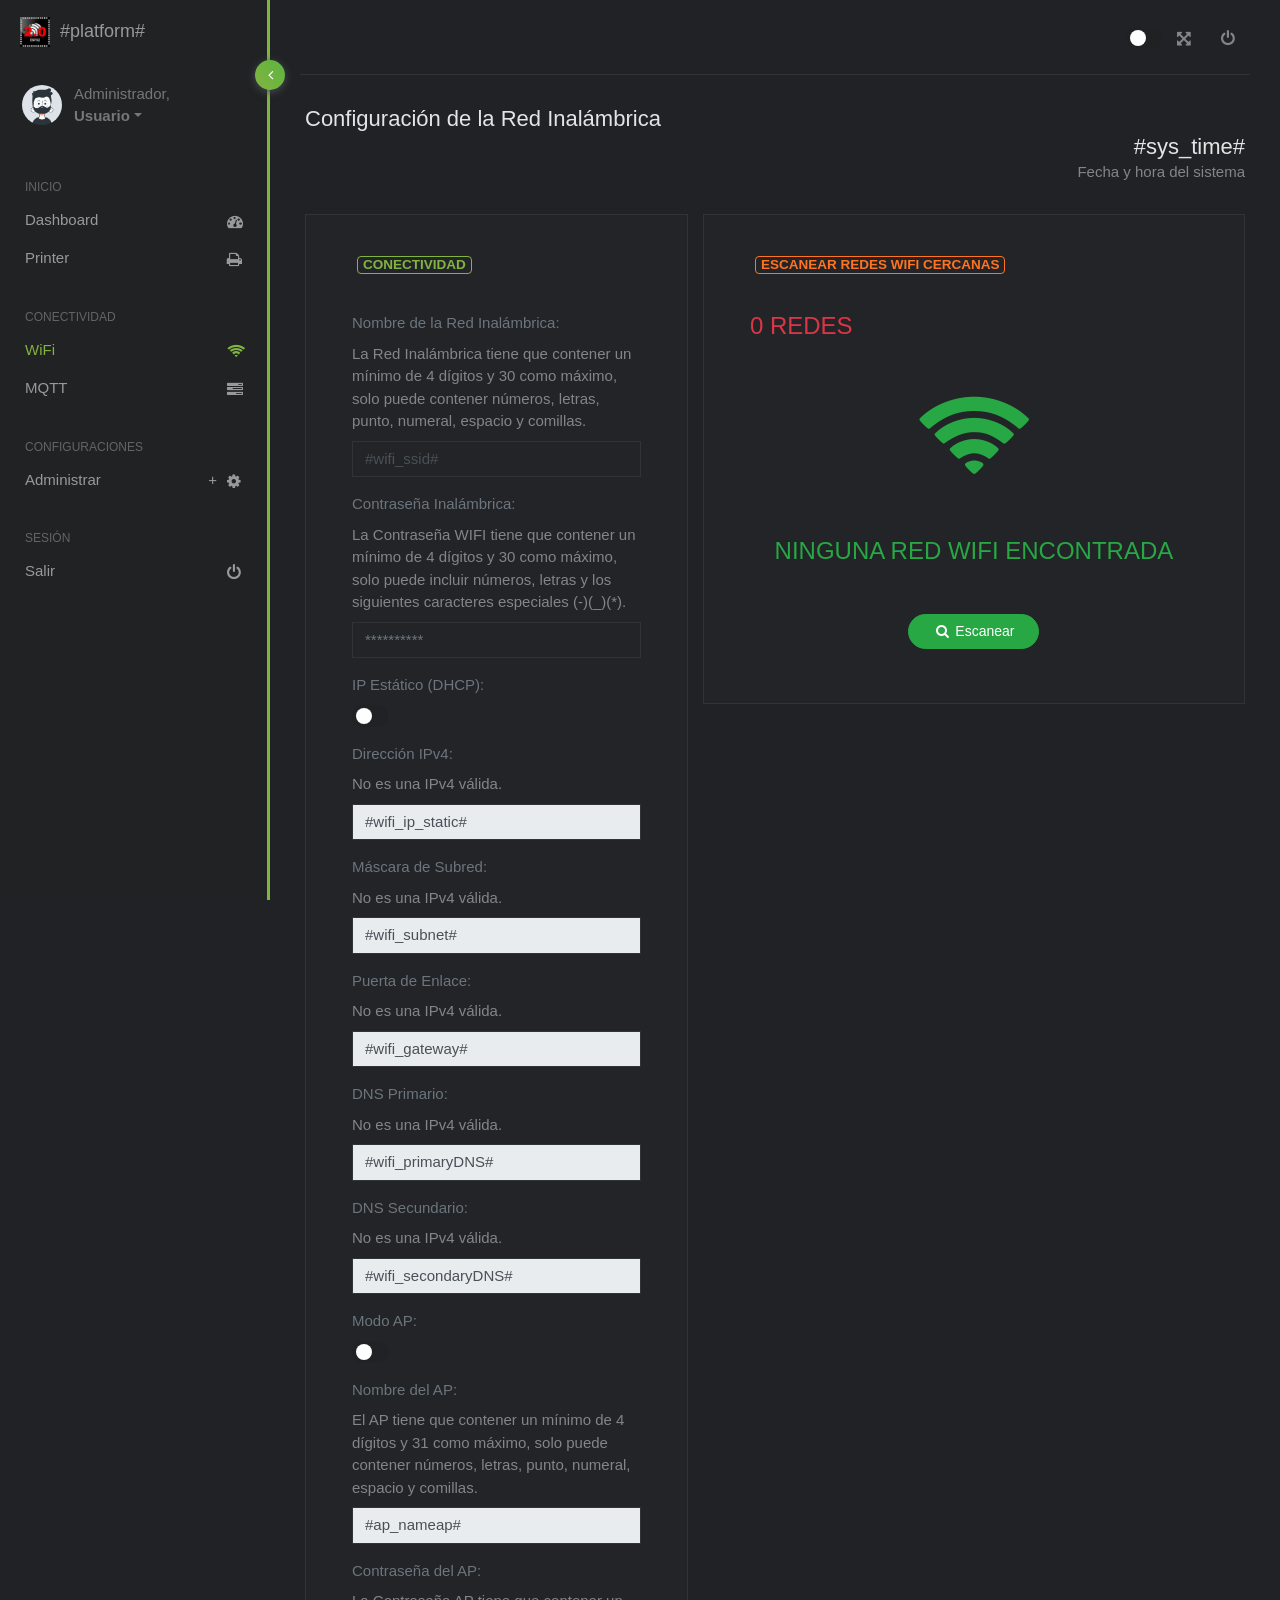
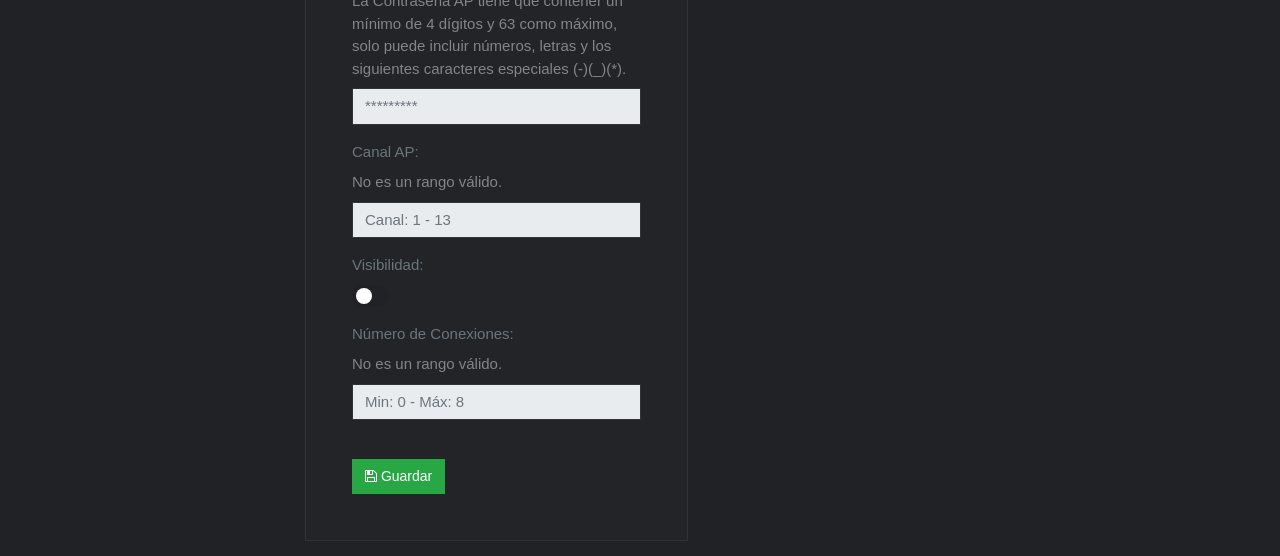
<file: src/data/wifi.html>
<!doctype html><html data-theme="dark" lang="es"><title>WIFI | ESP32 Admin Tool</title><meta charset="utf-8"><meta content="IE=edge, chrome=1" http-equiv="X-UA-Compatible"><meta content="width=device-width,initial-scale=1,maximum-scale=1,user-scalable=0" name="viewport"><meta content="Panel Administrativo para el ESP32" name="description"><meta content="ELECTRONICIOT.COM" name="author"><link href="img/esp32.png" rel="icon" type="image/png"><link href="css/bootstrap.css" rel="stylesheet"><link href="css/font-aws.css" rel="stylesheet"><link href="css/vivify.css" rel="stylesheet"><link href="css/sweetalert.css" rel="stylesheet"><link href="css/mooli.css" rel="stylesheet"><link href="css/styles.css" rel="stylesheet"><body data-theme="light" onLoad="wifi();"><div class="theme-green" id="body"><div class="overlay"></div><div id="wrapper"><nav class="navbar navbar-fixed-top"><div class="container-fluid"><div class="navbar-left"><div class="navbar-btn"><a href="/"><img alt="Mooli Logo" class="img-fluid logo" src="img/esp32.png"></a><button class="btn-toggle-offcanvas" type="button"><i class="fa fa-align-left"></i></button></div></div><div class="navbar-right"><div id="navbar-menu"><ul class="nav navbar-nav"><li class="mt-2"><label class="switch dark_mode"><input type="checkbox"> <span class="round slider"></span></label><li class="hidden-xs"><a href="javascript:void(0);" class="icon-menu" id="btnFullscreen"><i class="fa fa-arrows-alt"></i></a><li><a href="esp-logout" class="icon-menu"><i class="fa fa-power-off"></i></a></ul></div></div></div></nav><div class="sidebar" id="left-sidebar"><a href="#" class="menu_toggle"><i class="fa fa-angle-left"></i></a><div class="navbar-brand"><a href="/"><img alt="ESP32 Admin Tool Logo" class="img-fluid logo" src="img/esp32.png"><span>#platform#</span></a> <button class="btn btn-sm btn-toggle-offcanvas float-right" type="button"><i class="fa fa-chevron-circle-left lnr lnr-menu"></i></button></div><div class="sidebar-scroll"><div class="user-account"><div class="user_div"><img alt="User Profile Picture" class="user-photo" src="img/user.png"></div><div class="dropdown"><span>Administrador,</span> <a href="javascript:void(0);" class="dropdown-toggle user-name" data-toggle="dropdown"><strong>Usuario</strong></a><ul class="vivify account dropdown-menu dropdown-menu-right flipInY"><li><a href="esp-admin"><i class="fa fa-user"></i>Perfil</a><li class="divider"><li><a href="esp-logout"><i class="fa fa-power-off"></i>Salir</a></ul></div></div><nav class="sidebar-nav" id="left-sidebar-nav"><ul class="animation-li-delay metismenu" id="main-menu"><li class="header">Inicio<li><a href="/"><i class="fa fa-dashboard"></i> <span>Dashboard</span></a><li><a href="esp-print"><i class="fa fa-print"></i> <span>Printer</span></a><li class="header">Conectividad<li class="active"><a href="esp-wifi"><i class="fa fa-wifi"></i> <span>WiFi</span></a><li><a href="esp-mqtt"><i class="fa fa-tasks"></i> <span>MQTT</span></a><li class="header">Configuraciones<li><a href="#uiElements" class="has-arrow"><i class="fa fa-cog"></i><span>Administrar</span></a><ul><li><a href="esp-device">Dispositivo</a><li><a href="esp-admin">Contraseña</a><li><a href="esp-time">Reloj</a><li><a href="esp-restore">Restablecer</a><li><a href="esp-restart">Reiniciar</a></ul><li class="header">sesión<li><a href="esp-logout"><i class="fa fa-power-off"></i> <span>Salir</span></a></ul></nav></div></div><div id="main-content"><div class="container-fluid"><div class="block-header"><div class="clearfix row"><div class="col-sm-12 col-md-5 col-xl-5"><h1 id="page">Configuración de la Red Inalámbrica</h1></div><div class="col-md-12 col-8 col-sm-12 text-lg-right"><div class="vivify align-items-center d-flex delay-550 flex-wrap justify-content-lg-end mt-4 mt-lg-0 pullUp"><div class="mb-3 mb-xl-0"><h2 class="mb-0" id="sys_time">#sys_time#</h2><span>Fecha y hora del sistema</span></div></div></div></div></div><div class="clearfix row"><div class="col-md-12 col-lg-5"><div class="card p-3 px-4"><div class="card"><div class="header"><h2><span class="badge badge-success">Conectividad</span></h2></div><div class="mt-3 body"><form action="esp-wifi" id="form" method="POST" name="esp-wifi"><input id="wifi_staticIPen" class="form-control" name="wifi_staticIPen" value="#wifi_staticIPen#" type="hidden"> <input id="ap_AP_en" class="form-control" name="ap_AP_en" value="#ap_AP_en#" type="hidden"> <input id="ap_visibility" class="form-control" name="ap_visibility" value="#ap_visibility#" type="hidden"> <label class="text-secondary" for="wifi_ssid">Nombre de la Red Inalámbrica:</label><br><label class="formulario_input-error" for="wifi_ssid" id="form_wifi_ssid">La Red Inalámbrica tiene que contener un mínimo de 4 dígitos y 30 como máximo, solo puede contener números, letras, punto, numeral, espacio y comillas.</label><div class="mb-3 input-group"><input id="wifi_ssid" class="form-control" name="wifi_ssid" value="#wifi_ssid#" aria-describedby="basic-addon1" placeholder="Nombre (SSID)" data-expresion="TextNumberWIFI"></div><label class="text-secondary" for="wifi_passw">Contraseña Inalámbrica:</label><br><label class="formulario_input-error" for="wifi_passw" id="form_wifi_passw">La Contraseña WIFI tiene que contener un mínimo de 4 dígitos y 30 como máximo, solo puede incluir números, letras y los siguientes caracteres especiales (-)(_)(*).</label><div class="mb-3 input-group"><input id="wifi_passw" class="form-control" name="wifi_passw" aria-describedby="basic-addon1" placeholder="**********" data-expresion="TextNumberPassw" type="password"></div><label class="text-secondary" for="wifi_staticIP">IP Estático (DHCP):</label><div class="mb-3 input-group"><label class="switch gradient_mode"><input id="wifi_staticIP" type="checkbox" onchange='switchChange(this,"ip","wifi_staticIPen")' #wifi_staticIP#> <span class="round slider"></span></label></div><label class="text-secondary" for="wifi_ip_static">Dirección IPv4:</label><br><label class="formulario_input-error" for="wifi_ip_static" id="form_wifi_ip_static">No es una IPv4 válida.</label><div class="mb-3 input-group"><input id="wifi_ip_static" class="form-control ip" name="wifi_ip_static" value="#wifi_ip_static#" aria-describedby="basic-addon1" placeholder="Dirección IPv4" data-expresion="IPv4"></div><label class="text-secondary" for="wifi_subnet">Máscara de Subred:</label><br><label class="formulario_input-error" for="wifi_subnet" id="form_wifi_subnet">No es una IPv4 válida.</label><div class="mb-3 input-group"><input id="wifi_subnet" class="form-control ip" name="wifi_subnet" value="#wifi_subnet#" aria-describedby="basic-addon1" placeholder="Mascara de Subred" data-expresion="IPv4"></div><label class="text-secondary" for="wifi_gateway">Puerta de Enlace:</label><br><label class="formulario_input-error" for="wifi_gateway" id="form_wifi_gateway">No es una IPv4 válida.</label><div class="mb-3 input-group"><input id="wifi_gateway" class="form-control ip" name="wifi_gateway" value="#wifi_gateway#" aria-describedby="basic-addon1" placeholder="Puerta de Enlace" data-expresion="IPv4"></div><label class="text-secondary" for="wifi_primaryDNS">DNS Primario:</label><br><label class="formulario_input-error" for="wifi_primaryDNS" id="form_wifi_primaryDNS">No es una IPv4 válida.</label><div class="mb-3 input-group"><input id="wifi_primaryDNS" class="form-control ip" name="wifi_primaryDNS" value="#wifi_primaryDNS#" aria-describedby="basic-addon1" placeholder="DNS Primario" data-expresion="IPv4"></div><label class="text-secondary" for="wifi_secondaryDNS">DNS Secundario:</label><br><label class="formulario_input-error" for="wifi_secondaryDNS" id="form_wifi_secondaryDNS">No es una IPv4 válida.</label><div class="mb-3 input-group"><input id="wifi_secondaryDNS" class="form-control ip" name="wifi_secondaryDNS" value="#wifi_secondaryDNS#" aria-describedby="basic-addon1" placeholder="DNS Secundario" data-expresion="IPv4"></div><label class="text-secondary" for="ap_accessPoint">Modo AP:</label><div class="mb-3 input-group"><label class="switch gradient_mode"><input id="ap_accessPoint" type="checkbox" onchange='switchChange(this,"ap","ap_AP_en")' #ap_accessPoint#> <span class="round slider"></span></label></div><label class="text-secondary" for="ap_nameap">Nombre del AP:</label><br><label class="formulario_input-error" for="ap_nameap" id="form_ap_nameap">El AP tiene que contener un mínimo de 4 dígitos y 31 como máximo, solo puede contener números, letras, punto, numeral, espacio y comillas.</label><div class="mb-3 input-group"><input id="ap_nameap" class="form-control ap" name="ap_nameap" value="#ap_nameap#" aria-describedby="basic-addon1" placeholder="Nombre (SSID) AP" data-expresion="TextNumberAP"></div><label class="text-secondary" for="ap_passwordap">Contraseña del AP:</label><br><label class="formulario_input-error" for="ap_passwordap" id="form_ap_passwordap">La Contraseña AP tiene que contener un mínimo de 4 dígitos y 63 como máximo, solo puede incluir números, letras y los siguientes caracteres especiales (-)(_)(*).</label><div class="mb-3 input-group"><input id="ap_passwordap" class="form-control ap" name="ap_passwordap" aria-describedby="basic-addon1" placeholder="*********" data-expresion="TextNumberPasswAP" type="password"></div><label class="text-secondary" for="ap_canalap">Canal AP:</label><br><label class="formulario_input-error" for="ap_canalap" id="form_ap_canalap">No es un rango válido.</label><div class="mb-3 input-group"><input id="ap_canalap" class="form-control ap" name="ap_canalap" value="#ap_canalap#" aria-describedby="basic-addon1" placeholder="Canal: 1 - 13" type="number"></div><label class="text-secondary" for="ap_hiddenap">Visibilidad:</label><div class="mb-3 input-group"><label class="switch gradient_mode"><input id="ap_hiddenap" class="ap" type="checkbox" #ap_hiddenap# onchange='switchChange(this,"","ap_visibility")'> <span class="round slider"></span></label></div><label class="text-secondary" for="ap_connetap">Número de Conexiones:</label><br><label class="formulario_input-error" for="ap_connetap" id="form_ap_connetap">No es un rango válido.</label><div class="mb-3 input-group"><input id="ap_connetap" class="form-control ap" name="ap_connetap" value="#ap_connetap#" aria-describedby="basic-addon1" placeholder="Min: 0 - Máx: 8" type="number"></div><div class="mb-3 input-group formulario_mensaje" id="formulario_mensaje"><div class="alert alert-danger alert-dismissible col-lg-12" role="alert"><button class="close" type="button" aria-label="Close" data-dismiss="alert"><span aria-hidden="true">×</span></button> <i class="fa fa-times-circle"></i> <b>Error:</b> ¡Por favor rellena el formulario correctamente!.</div></div><br><button class="btn btn-success mb-2" type="submit"><i class="fa fa-floppy-o"></i> <span>Guardar</span></button></form></div></div></div></div><div class="col-md-12 col-lg-7"><div class="card p-3 px-4"><div class="card"><div class="header"><h2><span class="badge badge-warning">Escanear Redes WiFi Cercanas</span></h2></div><div class="mt-3 body"><div class="text-danger"><h4 class="text-uppercase card-title" id="redes">0 Redes</h4></div><div class="mt-3 table-off" id="table-div"><div class="table-responsive"><table class="table" id="tableId"><thead><tr><th>#<th>SSID<th>Señal (dBm)<th>BSSID/Secure<th>Canal<th>Acción<tbody id="mi_tabla"></table></div><div class="mt-3 fs-4 text-center text-lg"><button class="mb-3 btn btn-round me-1 btn-success" type="button" onclick="escanear()"><i class="fa fa-fw fa-search me-1"></i> Volver a Escanear</button></div></div><div class="table-activo" id="scan-div"><div class="text-center fs-4 text-lg mt-5"><div><i class="fa fa-wifi text-success" style="font-size:100px"></i><div class="text-center py-5"><h4 class="mb-0 fw-bold text-success text-uppercase" id="scan_label">NINGUNA RED WIFI ENCONTRADA</h4></div><div class="scan-activo" id="btn_scan_action"><button class="mb-3 btn btn-round me-1 btn-success" type="button" onclick="escanear()"><i class="fa fa-fw fa-search me-1"></i> Escanear</button></div><div class="scan" id="btn_scan_refresh"><button class="mb-3 btn btn-round me-1 btn-primary" type="button" disabled><i class="fa fa-spin fa-spinner"></i> <span>Escaneando...</span></button></div></div></div></div></div></div></div></div></div></div></div></div></div><script src="js/libscripts.js"></script><script src="js/vendorscripts.js"></script><script src="js/sweetalert.js"></script><script src="js/mainscripts.js"></script><script src="js/scripts.js"></script>
</file>
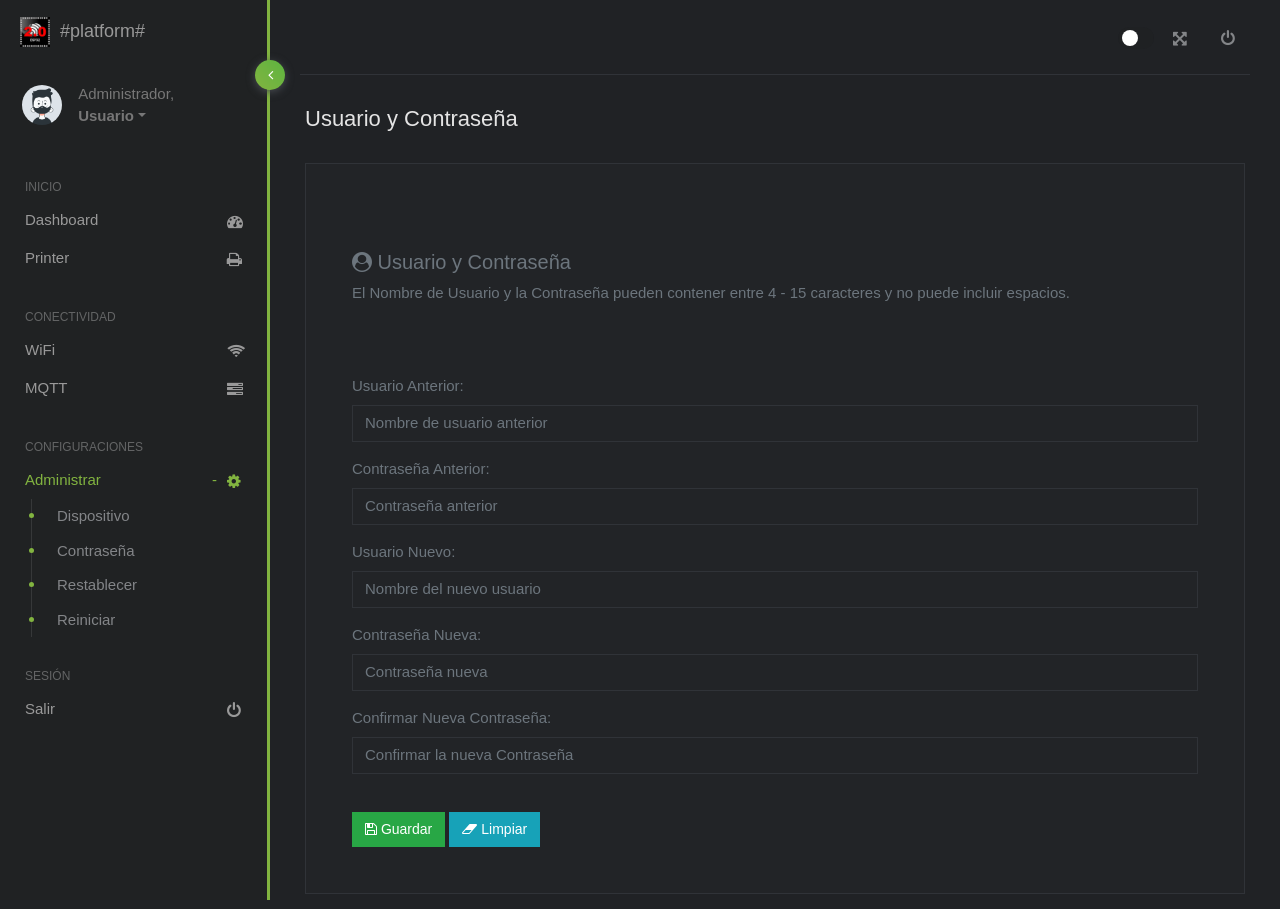
<file: esp32-admin-tool-2.0/src/data/admin.html>
<!doctype html>
<html lang="es" data-theme="dark">
<!-- * -------------------------------------------------------------------- -->
<!-- * AdminESP - ElectronicIOT 2022                                        -->
<!-- * Sitio WEB: https://electroniciot.com                                 -->
<!-- * Correo: admin@electroniciot.com                                      -->
<!-- * Cel_WSP: +591 71243395                                               -->
<!-- * Plataforma: ESP32                                                    -->
<!-- * Framework:  Arduino                                                  -->
<!-- * Proyecto: Panel Administrativo para el ESP32 con HTML 5              -->
<!-- * Nombre: ESP32 Admin Tool                                             -->
<!-- * Autor: Ing. Yamir Hidalgo Peña                                       -->
<!-- * -------------------------------------------------------------------  -->

<head>
    <title>USUARIO | ESP32 Admin Tool</title>
    <meta charset="utf-8">
    <meta http-equiv="X-UA-Compatible" content="IE=edge, chrome=1">
    <meta name="viewport" content="width=device-width, initial-scale=1.0, maximum-scale=1.0, user-scalable=0">
    <meta name="description" content="Panel Administrativo para el ESP32">
    <meta name="author" content="ELECTRONICIOT.COM">
    <link rel="icon" href="img/esp32.png" type="image/png">
    <!-- VENDOR CSS -->
    <link rel="stylesheet" href="css/bootstrap.css">
    <link rel="stylesheet" href="css/font-aws.css">
    <link rel="stylesheet" href="css/vivify.css">
    <link rel="stylesheet" href="css/sweetalert.css" />
    <!-- MAIN CSS -->
    <link rel="stylesheet" href="css/mooli.css">
    <!-- CUSTOM CSS -->
    <link rel="stylesheet" href="css/styles.css">
</head>

<body data-theme="light">
    <div id="body" class="theme-green">
        <!-- Overlay For Sidebars -->
        <div class="overlay"></div>
        <div id="wrapper">
            <!-- Page top navbar -->
            <nav class="navbar navbar-fixed-top">
                <div class="container-fluid">
                    <div class="navbar-left">
                        <div class="navbar-btn">
                            <a href="/"><img src="img/esp32.png" alt="Mooli Logo" class="img-fluid logo"></a>
                            <button type="button" class="btn-toggle-offcanvas"><i class="fa fa-align-left"></i></button>
                        </div>
                    </div>
                    <div class="navbar-right">
                        <div id="navbar-menu">
                            <ul class="nav navbar-nav">
                                <!-- Claro / Oscuro -->
                                <li class="mt-2">
                                    <label class="switch dark_mode">
                                        <input type="checkbox">
                                        <span class="slider round"></span>
                                    </label>
                                </li>
                                <li class="hidden-xs"><a href="javascript:void(0);" id="btnFullscreen"
                                        class="icon-menu"><i class="fa fa-arrows-alt"></i></a></li>
                                <li><a href="esp-logout" class="icon-menu"><i class="fa fa-power-off"></i></a></li>
                            </ul>
                        </div>
                    </div>
                </div>
            </nav>
            <!-- Main left sidebar menu -->
            <div id="left-sidebar" class="sidebar">
                <a href="#" class="menu_toggle"><i class="fa fa-angle-left"></i></a>
                <!-- Logo -->
                <div class="navbar-brand">
                    <a href="/"><img src="img/esp32.png" alt="ESP32 Admin Tool Logo"
                            class="img-fluid logo"><span>#platform#</span></a>
                    <button type="button" class="btn-toggle-offcanvas btn btn-sm float-right"><i
                            class="lnr lnr-menu fa fa-chevron-circle-left"></i></button>
                </div>
                <!-- sidebar -->
                <div class="sidebar-scroll">
                    <!-- user -->
                    <div class="user-account">
                        <div class="user_div">
                            <img src="img/user.png" class="user-photo" alt="User Profile Picture">
                        </div>
                        <div class="dropdown">
                            <span>Administrador,</span>
                            <a href="javascript:void(0);" class="dropdown-toggle user-name"
                                data-toggle="dropdown"><strong>Usuario</strong></a>
                            <ul class="dropdown-menu dropdown-menu-right account vivify flipInY">
                                <li><a href="esp-admin"><i class="fa fa-user"></i>Perfil</a></li>
                                <li class="divider"></li>
                                <li><a href="esp-logout"><i class="fa fa-power-off"></i>Salir</a></li>
                            </ul>
                        </div>
                    </div>
                    <!-- user end -->
                    <!-- menu -->
                    <nav id="left-sidebar-nav" class="sidebar-nav">
                        <ul id="main-menu" class="metismenu animation-li-delay">
                            <li class="header">Inicio</li>
                            <li><a href="/"><i class="fa fa-dashboard"></i> <span>Dashboard</span></a></li>
                            <li><a href="esp-print"><i class="fa fa-print"></i> <span>Printer</span></a></li>
                            <li class="header">Conectividad</li>
                            <li><a href="esp-wifi"><i class="fa fa-wifi"></i> <span>WiFi</span></a></li>
                            <li><a href="esp-mqtt"><i class="fa fa-tasks"></i> <span>MQTT</span></a></li>
                            <li class="header">Configuraciones</li>
                            <li class="active">
                                <a href="#uiElements" class="has-arrow"><i
                                        class="fa fa-cog"></i><span>Administrar</span></a>
                                <ul>
                                    <li><a href="esp-device">Dispositivo</a></li>
                                    <li><a href="esp-admin">Contraseña</a></li>
                                    <li><a href="esp-restore">Restablecer</a></li>
                                    <li><a href="esp-restart">Reiniciar</a></li>
                                </ul>
                            </li>
                            <li class="header">sesión</li>
                            <li><a href="esp-logout"><i class="fa fa-power-off"></i> <span>Salir</span></a></li>
                        </ul>
                    </nav>
                    <!-- menu end -->
                </div>
            </div>
            <!-- Main body part  -->
            <div id="main-content">
                <div class="container-fluid">
                    <!-- Page header section  -->
                    <div class="block-header">
                        <div class="row clearfix">
                            <div class="col-xl-5 col-md-5 col-sm-12">
                                <h1 id="page">Usuario y Contraseña</h1>
                            </div>
                        </div>
                    </div>
                    <!-- Ajustes -->
                    <div class="row clearfix">
                        <!-- Ajustes -->
                        <div class="col-lg-12 col-md-12">
                            <div class="card p-3 px-4">
                                <div class="card">
                                    <div class="header">
                                        <h5 class="mt-5 text-secondary"><i class="fa fa-user-circle"></i> Usuario y
                                            Contraseña</h5>
                                        <p class="text-secondary mb-5">El Nombre de Usuario y la Contraseña pueden
                                            contener entre 4 - 15 caracteres y no puede incluir espacios.</p>
                                    </div>
                                    <div class="body">
                                        <form method="post" name="esp-admin" action="esp-admin" method="POST" id="form">
                                            <label for="www_username" class="text-secondary">Usuario
                                                Anterior:</label><br>
                                            <label for="www_username" class="formulario_input-error"
                                                id="form_www_username">El usuario tiene que contener un mínimo de 4
                                                dígitos y 15 como máximo, solo puede contener letras minúsculas</label>
                                            <div class="input-group mb-3">
                                                <input type="text" class="form-control" id="www_username"
                                                    name="www_username" placeholder="Nombre de usuario anterior"
                                                    aria-describedby="basic-addon1" data-expresion="www_username">
                                            </div>

                                            <label for="www_password" class="text-secondary">Contraseña
                                                Anterior:</label><br>
                                            <label for="www_password" class="formulario_input-error"
                                                id="form_www_password">La Contraseña tiene que contener un mínimo de 4
                                                dígitos y 15 como máximo, solo puede contener letras minúsculas,
                                                mayúsculas y números</label>
                                            <div class="input-group mb-3">
                                                <input type="password" class="form-control" id="www_password"
                                                    name="www_password" placeholder="Contraseña anterior"
                                                    aria-describedby="basic-addon1" data-expresion="www_password">
                                            </div>

                                            <label for="new_www_username" class="text-secondary">Usuario
                                                Nuevo:</label><br>
                                            <label for="new_www_username" class="formulario_input-error"
                                                id="form_new_www_username">El usuario tiene que contener un mínimo de 4
                                                dígitos y 15 como máximo, solo puede contener letras minúsculas</label>
                                            <div class="input-group mb-3">
                                                <input type="text" class="form-control" id="new_www_username"
                                                    name="new_www_username" placeholder="Nombre del nuevo usuario"
                                                    aria-describedby="basic-addon1" data-expresion="www_username">
                                            </div>

                                            <label for="new_www_password" class="text-secondary">Contraseña
                                                Nueva:</label><br>
                                            <label for="new_www_password" class="formulario_input-error"
                                                id="form_new_www_password">La Contraseña tiene que contener un mínimo de
                                                4 dígitos y 15 como máximo, solo puede contener letras minúsculas,
                                                mayúsculas y números</label>
                                            <div class="input-group mb-3">
                                                <input type="password" class="form-control" id="new_www_password"
                                                    name="new_www_password" placeholder="Contraseña nueva"
                                                    aria-describedby="basic-addon1" data-expresion="www_password">
                                            </div>

                                            <label for="c_new_www_password" class="text-secondary">Confirmar Nueva
                                                Contraseña:</label><br>
                                            <label for="c_new_www_password" class="formulario_input-error"
                                                id="form_c_new_www_password">¡No coincide con la nueva contraseña!
                                                verifique por favor.</label>
                                            <div class="input-group mb-3">
                                                <input type="password" class="form-control" id="c_new_www_password"
                                                    name="c_new_www_password"
                                                    placeholder="Confirmar la nueva Contraseña"
                                                    aria-describedby="basic-addon1">
                                            </div>

                                            <!-- Mensaje de Error de Formulario -->
                                            <div class="input-group mb-3 formulario_mensaje" id="formulario_mensaje">
                                                <div class="alert alert-danger alert-dismissible col-lg-12"
                                                    role="alert">
                                                    <button type="button" class="close" data-dismiss="alert"
                                                        aria-label="Close"><span aria-hidden="true">×</span></button>
                                                    <i class="fa fa-times-circle"></i> <b>Error:</b> ¡Por favor rellena
                                                    el formulario correctamente!.
                                                </div>
                                            </div>
                                            <br>
                                            <button type="submit" class="btn btn-success mb-2"><i
                                                    class="fa fa-floppy-o"></i> <span> Guardar</span></button>
                                            <button type="button" class="btn btn-info mb-2" onclick="Limpiar()"><i
                                                    class="fa fa-eraser"></i> <span> Limpiar</span></button>
                                        </form>
                                    </div>
                                </div>
                            </div>
                        </div>
                    </div>
                    <!-- Ajustes end -->
                </div>
            </div>
        </div>
        <!-- Main body end  -->
    </div>
    </div>
    <!-- Javascript -->
    <script src="js/libscripts.js"></script>
    <script src="js/vendorscripts.js"></script>
    <!-- Vedor js file and create bundle with grunt  -->
    <script src="js/sweetalert.js"></script>
    <!-- Project core js file minify with grunt -->
    <script src="js/mainscripts.js "></script>
    <!-- Custom Scripts -->
    <script src="js/scripts.js "></script>
</body>

</html>
</file>
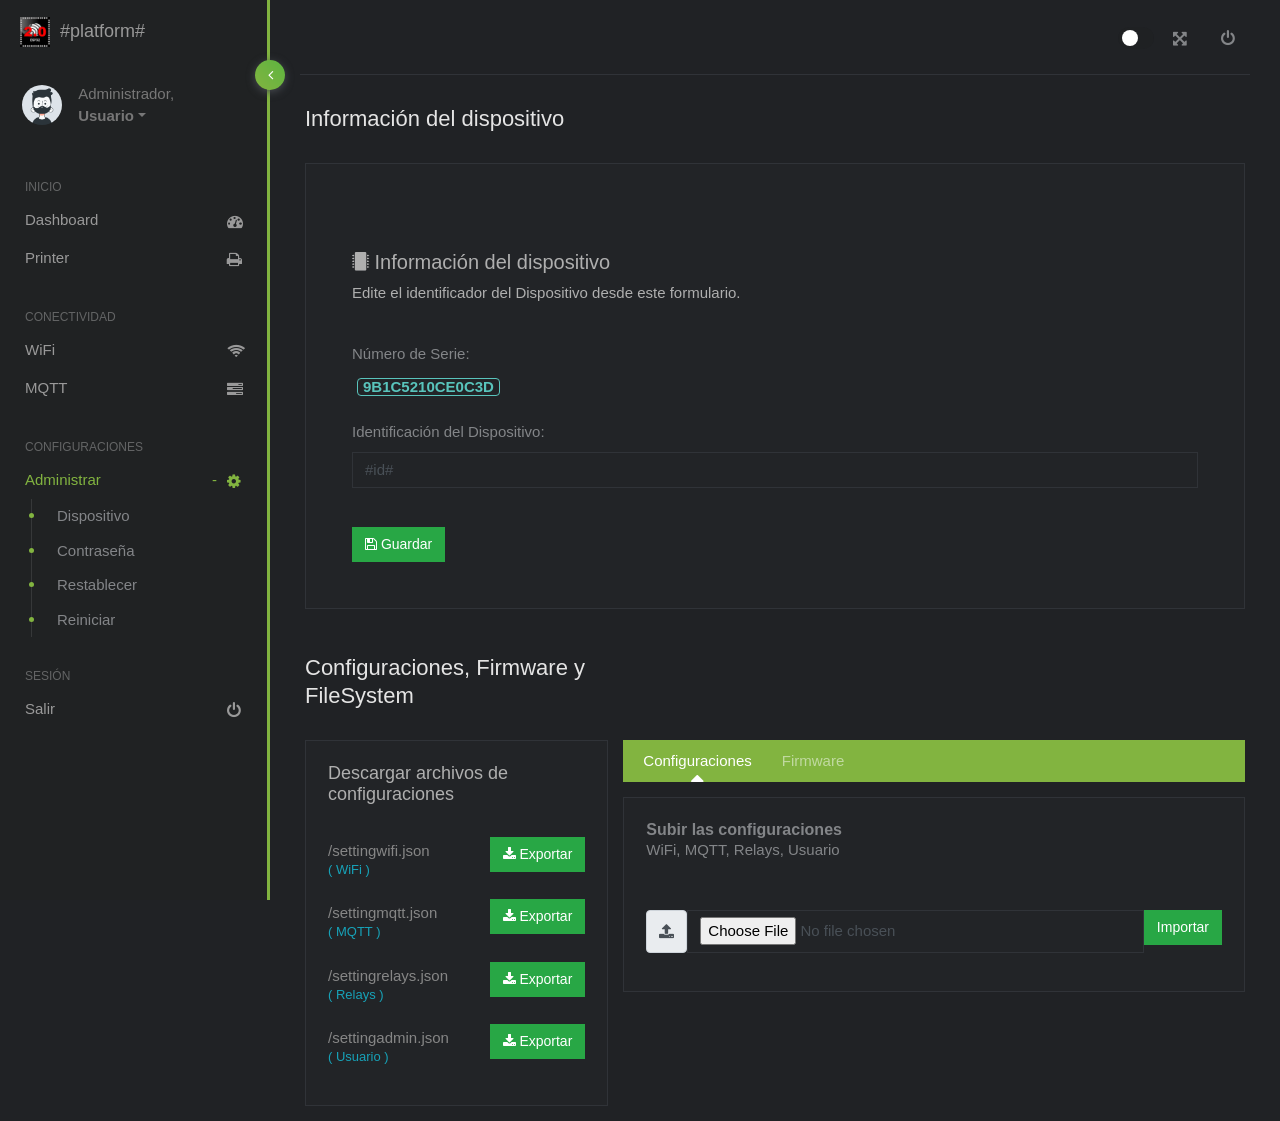
<file: esp32-admin-tool-2.0/src/data/device.html>
<!doctype html>
<html lang="es" data-theme="dark">
<!-- * -------------------------------------------------------------------- -->
<!-- * AdminESP - ElectronicIOT 2022                                        -->
<!-- * Sitio WEB: https://electroniciot.com                                 -->
<!-- * Correo: admin@electroniciot.com                                      -->
<!-- * Cel_WSP: +591 71243395                                               -->
<!-- * Plataforma: ESP32                                                    -->
<!-- * Framework:  Arduino                                                  -->
<!-- * Proyecto: Panel Administrativo para el ESP32 con HTML 5              -->
<!-- * Nombre: ESP32 Admin Tool                                             -->
<!-- * Autor: Ing. Yamir Hidalgo Peña                                       -->
<!-- * -------------------------------------------------------------------  -->

<head>
    <title>DESPOSITIVO | ESP32 Admin Tool</title>
    <meta charset="utf-8">
    <meta http-equiv="X-UA-Compatible" content="IE=edge, chrome=1">
    <meta name="viewport" content="width=device-width, initial-scale=1.0, maximum-scale=1.0, user-scalable=0">
    <meta name="description" content="Panel Administrativo para el ESP32">
    <meta name="author" content="ELECTRONICIOT.COM">
    <link rel="icon" href="img/esp32.png" type="image/png">
    <!-- VENDOR CSS -->
    <link rel="stylesheet" href="css/bootstrap.css">
    <link rel="stylesheet" href="css/font-aws.css">
    <link rel="stylesheet" href="css/vivify.css">
    <link rel="stylesheet" href="css/sweetalert.css" />
    <!-- MAIN CSS -->
    <link rel="stylesheet" href="css/mooli.css">
    <!-- CUSTOM CSS -->
    <link rel="stylesheet" href="css/styles.css">
</head>

<body data-theme="light">
    <div id="body" class="theme-green">
        <!-- Overlay For Sidebars -->
        <div class="overlay"></div>
        <div id="wrapper">
            <!-- Page top navbar -->
            <nav class="navbar navbar-fixed-top">
                <div class="container-fluid">
                    <div class="navbar-left">
                        <div class="navbar-btn">
                            <a href="/"><img src="img/esp32.png" alt="Mooli Logo" class="img-fluid logo"></a>
                            <button type="button" class="btn-toggle-offcanvas"><i class="fa fa-align-left"></i></button>
                        </div>
                    </div>
                    <div class="navbar-right">
                        <div id="navbar-menu">
                            <ul class="nav navbar-nav">
                                <!-- Claro / Oscuro -->
                                <li class="mt-2">
                                    <label class="switch dark_mode">
                                        <input type="checkbox">
                                        <span class="slider round"></span>
                                    </label>
                                </li>
                                <li class="hidden-xs"><a href="javascript:void(0);" id="btnFullscreen"
                                        class="icon-menu"><i class="fa fa-arrows-alt"></i></a></li>
                                <li><a href="esp-logout" class="icon-menu"><i class="fa fa-power-off"></i></a></li>
                            </ul>
                        </div>
                    </div>
                </div>
            </nav>
            <!-- Main left sidebar menu -->
            <div id="left-sidebar" class="sidebar">
                <a href="#" class="menu_toggle"><i class="fa fa-angle-left"></i></a>
                <!-- Logo -->
                <div class="navbar-brand">
                    <a href="/"><img src="img/esp32.png" alt="ESP32 Admin Tool Logo"
                            class="img-fluid logo"><span>#platform#</span></a>
                    <button type="button" class="btn-toggle-offcanvas btn btn-sm float-right"><i
                            class="lnr lnr-menu fa fa-chevron-circle-left"></i></button>
                </div>
                <!-- sidebar -->
                <div class="sidebar-scroll">
                    <!-- user -->
                    <div class="user-account">
                        <div class="user_div">
                            <img src="img/user.png" class="user-photo" alt="User Profile Picture">
                        </div>
                        <div class="dropdown">
                            <span>Administrador,</span>
                            <a href="javascript:void(0);" class="dropdown-toggle user-name"
                                data-toggle="dropdown"><strong>Usuario</strong></a>
                            <ul class="dropdown-menu dropdown-menu-right account vivify flipInY">
                                <li><a href="esp-admin"><i class="fa fa-user"></i>Perfil</a></li>
                                <li class="divider"></li>
                                <li><a href="esp-logout"><i class="fa fa-power-off"></i>Salir</a></li>
                            </ul>
                        </div>
                    </div>
                    <!-- user end -->
                    <!-- menu -->
                    <nav id="left-sidebar-nav" class="sidebar-nav">
                        <ul id="main-menu" class="metismenu animation-li-delay">
                            <li class="header">Inicio</li>
                            <li><a href="/"><i class="fa fa-dashboard"></i> <span>Dashboard</span></a></li>
                            <li><a href="esp-print"><i class="fa fa-print"></i> <span>Printer</span></a></li>
                            <li class="header">Conectividad</li>
                            <li><a href="esp-wifi"><i class="fa fa-wifi"></i> <span>WiFi</span></a></li>
                            <li><a href="esp-mqtt"><i class="fa fa-tasks"></i> <span>MQTT</span></a></li>
                            <li class="header">Configuraciones</li>
                            <li class="active">
                                <a href="#uiElements" class="has-arrow"><i
                                        class="fa fa-cog"></i><span>Administrar</span></a>
                                <ul>
                                    <li><a href="esp-device">Dispositivo</a></li>
                                    <li><a href="esp-admin">Contraseña</a></li>
                                    <li><a href="esp-restore">Restablecer</a></li>
                                    <li><a href="esp-restart">Reiniciar</a></li>
                                </ul>
                            </li>
                            <li class="header">sesión</li>
                            <li><a href="esp-logout"><i class="fa fa-power-off"></i> <span>Salir</span></a></li>
                        </ul>
                    </nav>
                    <!-- menu end -->
                </div>
            </div>
            <!-- Main body part  -->
            <div id="main-content">
                <div class="container-fluid">
                    <!-- Page header section  -->
                    <div class="block-header">
                        <div class="row clearfix">
                            <div class="col-xl-5 col-md-5 col-sm-12">
                                <h1 id="page">Información del dispositivo</h1>
                            </div>
                        </div>
                    </div>
                    <!-- Ajustes -->
                    <div class="row clearfix">
                        <!-- Ajustes -->
                        <div class="col-lg-12 col-md-12">
                            <div class="card p-3 px-4">
                                <div class="card">
                                    <div class="header">
                                        <h5 class="mt-5 "><i class="fa fa-microchip"></i> Información del dispositivo
                                        </h5>
                                        <p class="">Edite el identificador del Dispositivo desde este formulario.</p>
                                    </div>
                                    <div class="body">
                                        <form method="post" name="esp-device" action="esp-device" method="POST"
                                            id="form">
                                            <label for="serie" class="">Número de Serie:</label>
                                            <div class="input-group mb-3">
                                                <h5><span class="badge badge-primary">9B1C5210CE0C3D</span></h5>
                                            </div>
                                            <label for="id" class="" id="page">Identificación del Dispositivo:</label>
                                            <label for="id" class="formulario_input-error" id="form_id">El identificador
                                                tiene que contener letras minúsculas, números y caracteres de 4-30
                                                dígitos.</label>
                                            <div class="input-group mb-3">
                                                <input type="text" class="form-control" id="id" name="id"
                                                    placeholder="Identificación del Dispositivo" value="#id#"
                                                    aria-describedby="basic-addon1" data-expresion="id">
                                            </div>
                                            <!-- Mensaje de Error de Formulario -->
                                            <div class="input-group mb-3 formulario_mensaje" id="formulario_mensaje">
                                                <div class="alert alert-danger alert-dismissible col-lg-12"
                                                    role="alert">
                                                    <button type="button" class="close" data-dismiss="alert"
                                                        aria-label="Close"><span aria-hidden="true">×</span></button>
                                                    <i class="fa fa-times-circle"></i> <b>Error:</b> ¡Por favor rellena
                                                    el formulario correctamente!.
                                                </div>
                                            </div>
                                            <br>
                                            <button type="submit" class="btn btn-success mb-2"><i
                                                    class="fa fa-floppy-o"></i> <span> Guardar</span></button>
                                        </form>
                                    </div>
                                </div>
                            </div>
                        </div>
                        <!-- Ajustes end -->
                    </div>
                    <div class="block-header">
                        <div class="row clearfix">
                            <div class="col-xl-5 col-md-5 col-sm-12">
                                <h1>Configuraciones, Firmware y FileSystem</h1>
                            </div>
                        </div>
                    </div>
                    <div class="row clearfix">
                        <div class="col-lg-4 col-md-12">
                            <div class="card">
                                <div class="header">
                                    <h2>Descargar archivos de configuraciones</h2>
                                </div>
                                <div class="body">
                                    <ul class="right_chat w_followers list-unstyled mb-0">
                                        <li class="online">
                                            <a href="javascript:void(0);" class="media">
                                                <div class="media-body">
                                                    <span class="name">/settingwifi.json</span>
                                                    <span class="message text-info">( WiFi )</span>
                                                </div>
                                                <button type="button" class="btn btn-success mb-1"
                                                    onclick="downloadSettings('esp-settingwifi', 'settingwifi.json')"><i
                                                        class="fa fa-download"></i> <span>Exportar</span></button>
                                            </a>
                                        </li>
                                        <li class="online">
                                            <a href="javascript:void(0);" class="media">
                                                <div class="media-body">
                                                    <span class="name">/settingmqtt.json</span>
                                                    <span class="message text-info">( MQTT )</span>
                                                </div>
                                                <button type="button" class="btn btn-success mb-1"
                                                    onclick="downloadSettings('esp-settingmqtt', 'settingmqtt.json')"><i
                                                        class="fa fa-download"></i> <span>Exportar</span></button>
                                            </a>
                                        </li>
                                        <li class="online">
                                            <a href="javascript:void(0);" class="media">
                                                <div class="media-body">
                                                    <span class="name">/settingrelays.json</span>
                                                    <span class="message text-info">( Relays )</span>
                                                </div>
                                                <button type="button" class="btn btn-success mb-1"
                                                    onclick="downloadSettings('esp-settingrelays', 'settingrelays.json')"><i
                                                        class="fa fa-download"></i> <span>Exportar</span></button>
                                            </a>
                                        </li>
                                        <li class="online">
                                            <a href="javascript:void(0);" class="media">
                                                <div class="media-body">
                                                    <span class="name">/settingadmin.json</span>
                                                    <span class="message text-info">( Usuario )</span>
                                                </div>
                                                <button type="button" class="btn btn-success mb-1"
                                                    onclick="downloadSettings('esp-settingadmin', 'settingadmin.json')"><i
                                                        class="fa fa-download"></i> <span>Exportar</span></button>
                                            </a>
                                        </li>
                                    </ul>
                                </div>
                            </div>
                        </div>
                        <div class="col-lg-8 col-md-12">
                            <ul class="nav nav-tabs4">
                                <li class="nav-item"><a class="nav-link active show" data-toggle="tab"
                                        href="#Load">Configuraciones</a></li>
                                <li class="nav-item"><a class="nav-link" data-toggle="tab" href="#Firmware">Firmware</a>
                                </li>
                            </ul>
                            <div class="tab-content">
                                <div class="tab-pane vivify fadeIn delay-100 active show" id="Load">
                                    <div class="card">
                                        <div class="body">
                                            <div class="d-flex mb-3">
                                                <div>
                                                    <h6 class="mb-0">Subir las configuraciones</h6>
                                                    <span>WiFi, MQTT, Relays, Usuario</span>
                                                </div>
                                            </div>
                                            <div class="input-group mb-3 mt-5">
                                                <label class="input-group-text" for="inputFileAdd"><i
                                                        class="fa fa-upload"></i></label>
                                                <input type="file" accept="application/json" class="form-control"
                                                    id="inputFileAdd">
                                                <button class="btn btn-success mb-2" type="button" id="btnFileAdd"
                                                    onclick="uploadSettings()"><span>Importar</span></button>
                                            </div>
                                        </div>
                                    </div>
                                </div>
                                <div class="tab-pane vivify fadeIn delay-100" id="Firmware">
                                    <div class="card">
                                        <div class="body">
                                            <div class="d-flex mb-3">
                                                <div>
                                                    <h6 class="mb-0">Firmware</h6>
                                                    <span>Actualice el Firmware o el FileSystem</span>
                                                </div>
                                            </div>
                                            <div class="input-group mb-3">
                                                <label class="input-group-text" for="inputFileFirmware"><i
                                                        class="fa fa-upload"></i></label>
                                                <input type="file" accept="application/octet-stream"
                                                    class="form-control" id="inputFileFirmware">
                                                <button class="btn btn-success mb-2" type="button" id="btnFileFirmware"
                                                    onclick="uploadFirmware()">Importar</button>
                                            </div>
                                            <span>Nota: Si el nombre de archivo incluye spiffs, actualiza la partición
                                                del FileSystem.</span>

                                            <div class="mt-3 fw" id="fw-div">
                                                <div class="card-value float-right text-primary"><span id="fw_label">0
                                                        %</span></div>
                                                <div class="text-danger"><i class="fa fa-exclamation-triangle"></i>
                                                    Actualización en curso no apague el Dispositivo <i
                                                        class="fa fa-exclamation-triangle"></i></div>
                                                <div class="mt-4">
                                                    <div id="progress-format1" class="progress">
                                                        <div class="progress-bar progress-bar-danger" id="fw_Signal"
                                                            style="width: 0%;"><span id="fw_info">0 %</span></div>
                                                    </div>
                                                </div>
                                            </div>

                                        </div>
                                    </div>
                                </div>
                            </div>
                        </div>
                    </div>
                </div>
            </div>
            <!-- Main body end  -->
        </div>
    </div>
    <!-- Javascript -->
    <script src="js/libscripts.js"></script>
    <script src="js/vendorscripts.js"></script>
    <!-- Vedor js file and create bundle with grunt  -->
    <script src="js/sweetalert.js"></script>
    <!-- Project core js file minify with grunt -->
    <script src="js/mainscripts.js "></script>
    <!-- Custom Scripts -->
    <script src="js/scripts.js "></script>
</body>

</html>
</file>
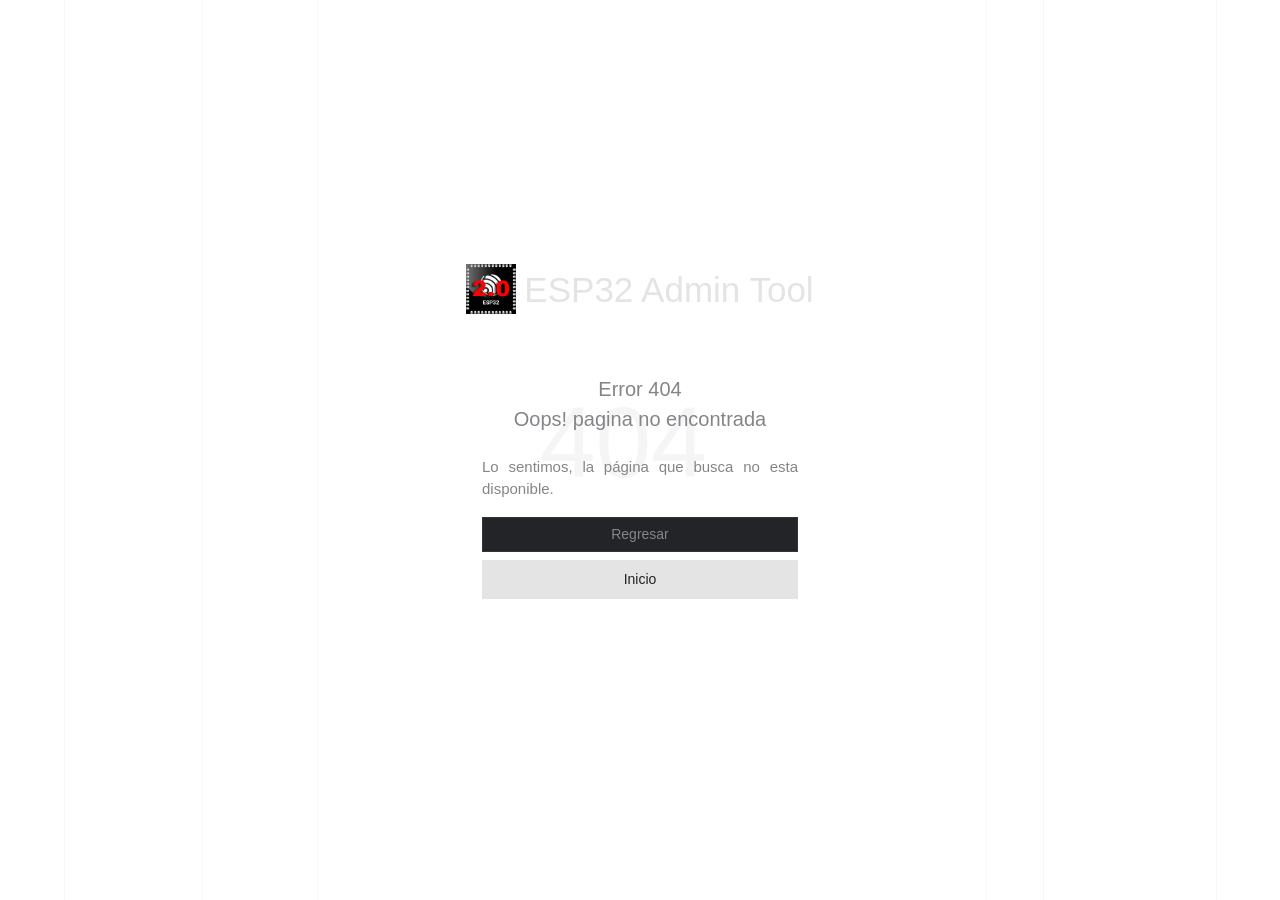
<file: esp32-admin-tool-2.0/src/data/error404.html>
<!doctype html>
<html lang="es" data-theme="dark">
<!-- * -------------------------------------------------------------------- -->
<!-- * AdminESP - ElectronicIOT 2022                                        -->
<!-- * Sitio WEB: https://electroniciot.com                                 -->
<!-- * Correo: admin@electroniciot.com                                      -->
<!-- * Cel_WSP: +591 71243395                                               -->
<!-- * Plataforma: ESP32                                                    -->
<!-- * Framework:  Arduino                                                  -->
<!-- * Proyecto: Panel Administrativo para el ESP32 con HTML 5              -->
<!-- * Nombre: ESP32 Admin Tool                                             -->
<!-- * Autor: Ing. Yamir Hidalgo Peña                                       -->
<!-- * -------------------------------------------------------------------  -->

<head>
    <title>404 | ESP32 Admin Tool</title>
    <meta charset="utf-8">
    <meta http-equiv="X-UA-Compatible" content="IE=edge, chrome=1">
    <meta name="viewport" content="width=device-width, initial-scale=1.0, maximum-scale=1.0, user-scalable=0">
    <meta name="description" content="Panel Administrativo para el ESP32">
    <meta name="author" content="ELECTRONICIOT.COM">
    <link rel="icon" href="img/esp32.png" type="image/x-icon">
    <!-- VENDOR CSS -->
    <link rel="stylesheet" href="css/bootstrap.css">
    <link rel="stylesheet" href="css/font-aws.css">
    <link rel="stylesheet" href="css/vivify.css">
    <!-- MAIN CSS -->
    <link rel="stylesheet" href="css/mooli.css">
</head>

<body data-theme="light">
    <div id="body" class="theme-green">
        <div class="auth-main">
            <div class="auth_div vivify fadeIn">
                <div class="auth_brand">
                    <a class="navbar-brand" href="/"><img src="img/esp32.png" width="50" class="d-inline-block align-top mr-2" alt="">ESP32 Admin Tool</a>
                </div>
                <div class="card page-400">
                    <div class="header">
                        <p class="lead"><span class="number left">Error 404 </span><span class="text"><br/> Oops! pagina no encontrada</span></p>
                    </div>
                    <div class="body">
                        <div class="align-justify">
                            <p>Lo sentimos, la página que busca no esta disponible.</p>
                        </div>
                        <div class="margin-top-30">
                            <a href="javascript:history.go(-1)" class="btn btn-default btn-lg btn-block"><span>Regresar</span></a>
                            <a href="/" class="btn btn-dark btn-lg btn-block"><span>Inicio</span></a>
                        </div>
                    </div>
                </div>
            </div>
            <div class="animate_lines">
                <div class="line"></div>
                <div class="line"></div>
                <div class="line"></div>
                <div class="line"></div>
                <div class="line"></div>
                <div class="line"></div>
            </div>
        </div>
        <!-- END WRAPPER -->
    </div>
    <script src="js/libscripts.js"></script>
    <script src="js/vendorscripts.js"></script>
    <!-- Vedor js file and create bundle with grunt  -->
</body>

</html>
</file>
<file: src/data/css/vivify.css>
.vivify{-webkit-animation-duration:.8s;-webkit-animation-fill-mode:both;animation-duration:.8s;animation-fill-mode:both}.infinite{-webkit-animation-iteration-count:infinite;animation-iteration-count:infinite}.pulsate{-webkit-animation-name:pulsate;animation-name:pulsate;-webkit-transform-origin:center;transform-origin:center}@keyframes pulsate{0%{-webkit-animation-timing-function:cubic-bezier(0.25,0.46,0.45,0.94);animation-timing-function:cubic-bezier(0.25,0.46,0.45,0.94);-webkit-transform:scale3d(1,1,1);transform:scale3d(1,1,1)}50%{-webkit-transform:scale3d(0.8,0.8,0.8);transform:scale3d(0.8,0.8,0.8)}100%{-webkit-animation-timing-function:cubic-bezier(0.895,0.03,0.685,0.22);animation-timing-function:cubic-bezier(0.895,0.03,0.685,0.22);-webkit-transform:scale3d(1,1,1);transform:scale3d(1,1,1)}}.blink{-webkit-animation-name:blink;animation-name:blink;-webkit-animation-timing-function:cubic-bezier(0.42,0,0.58,1);animation-timing-function:cubic-bezier(0.42,0,0.58,1);-webkit-animation-duration:1s;animation-duration:1s}@keyframes blink{0%{opacity:1}25%{opacity:0}50%{opacity:1}75%{opacity:0}100%{opacity:1}}.hitLeft{-webkit-animation-name:hitLeft;animation-name:hitLeft;-webkit-backface-visibility:hidden;backface-visibility:hidden}@keyframes hitLeft{0%{-webkit-animation-timing-function:cubic-bezier(0.23,1,0.32,1);animation-timing-function:cubic-bezier(0.23,1,0.32,1);-webkit-transform:translateX(0);transform:translateX(0)}40%{-webkit-animation-timing-function:cubic-bezier(0.47,0,0.745,0.715);animation-timing-function:cubic-bezier(0.47,0,0.745,0.715);-webkit-transform:translateX(20px) rotate(4deg);transform:translateX(20px) rotate(4deg)}}.hitRight{-webkit-animation-name:hitRight;animation-name:hitRight;-webkit-backface-visibility:hidden;backface-visibility:hidden}@keyframes hitRight{0%{-webkit-animation-timing-function:cubic-bezier(0.23,1,0.32,1);animation-timing-function:cubic-bezier(0.23,1,0.32,1);-webkit-transform:translateX(0);transform:translateX(0)}40%{-webkit-animation-timing-function:cubic-bezier(0.47,0,0.745,0.715);animation-timing-function:cubic-bezier(0.47,0,0.745,0.715);-webkit-transform:translateX(-20px) rotate(-4deg);transform:translateX(-20px) rotate(-4deg)}}.shake{-webkit-animation-name:shake;animation-name:shake;-webkit-animation-duration:1s;animation-duration:1s;-webkit-animation-timing-function:cubic-bezier(0.42,0,0.58,1);animation-timing-function:cubic-bezier(0.42,0,0.58,1)}@keyframes shake{10%{-webkit-transform:translateX(-10px);transform:translateX(-10px)}20%{-webkit-transform:translateX(10px);transform:translateX(10px)}30%{-webkit-transform:translateX(-10px);transform:translateX(-10px)}40%{-webkit-transform:translateX(10px);transform:translateX(10px)}50%{-webkit-transform:translateX(-10px);transform:translateX(-10px)}60%{-webkit-transform:translateX(10px);transform:translateX(10px)}70%{-webkit-transform:translateX(-10px);transform:translateX(-10px)}80%{-webkit-transform:translateX(10px);transform:translateX(10px)}90%{-webkit-transform:translateX(-10px);transform:translateX(-10px)}}.ball{-webkit-animation-name:ball;animation-name:ball;-webkit-animation-duration:2s;animation-duration:2s}@keyframes ball{0%{-webkit-animation-timing-function:cubic-bezier(0.175,0.885,0.32,1.275);animation-timing-function:cubic-bezier(0.175,0.885,0.32,1.275);-webkit-transform:translate3d(0,0,0);transform:translate3d(0,0,0)}20%{-webkit-animation-timing-function:cubic-bezier(0.42,0,1,1);animation-timing-function:cubic-bezier(0.42,0,1,1);-webkit-transform:translate3d(0,-100px,0);transform:translate3d(0,-100px,0)}40%{-webkit-animation-timing-function:cubic-bezier(0,0,0.58,1);animation-timing-function:cubic-bezier(0,0,0.58,1);-webkit-transform:translate3d(0,0,0);transform:translate3d(0,0,0)}60%{-webkit-animation-timing-function:cubic-bezier(0.42,0,1,1);animation-timing-function:cubic-bezier(0.42,0,1,1);-webkit-transform:translate3d(0,-30px,0);transform:translate3d(0,-30px,0)}75%{-webkit-animation-timing-function:cubic-bezier(0,0,0.58,1);animation-timing-function:cubic-bezier(0,0,0.58,1);-webkit-transform:translate3d(0,0,0);transform:translate3d(0,0,0)}85%{-webkit-animation-timing-function:cubic-bezier(0.42,0,1,1);animation-timing-function:cubic-bezier(0.42,0,1,1);-webkit-transform:translate3d(0,-15px,0);transform:translate3d(0,-15px,0)}100%{-webkit-animation-timing-function:cubic-bezier(0.42,0,0.58,1);animation-timing-function:cubic-bezier(0.42,0,0.58,1);-webkit-transform:translate3d(0,0,0);transform:translate3d(0,0,0)}}.pullUp{-webkit-animation-name:pullUp;animation-name:pullUp;-webkit-backface-visibility:hidden;backface-visibility:hidden}@keyframes pullUp{0%{-webkit-transform:scale3d(0,0,0);transform:scale3d(0,0,0)}30%{-webkit-animation-timing-function:cubic-bezier(0.215,0.61,0.355,1);animation-timing-function:cubic-bezier(0.215,0.61,0.355,1);-webkit-transform:scale3d(1,0,1);transform:scale3d(1,0,1);-webkit-transform-origin:center bottom;transform-origin:center bottom}100%{-webkit-animation-timing-function:cubic-bezier(0.755,0.05,0.855,0.06);animation-timing-function:cubic-bezier(0.755,0.05,0.855,0.06);-webkit-transform:scale3d(1,1,1);transform:scale3d(1,1,1)}}.pullDown{-webkit-animation-name:pullDown;animation-name:pullDown;-webkit-backface-visibility:hidden;backface-visibility:hidden}@keyframes pullDown{0%{-webkit-transform:scale3d(0,0,0);transform:scale3d(0,0,0)}50%{-webkit-animation-timing-function:cubic-bezier(0.215,0.61,0.355,1);animation-timing-function:cubic-bezier(0.215,0.61,0.355,1);-webkit-transform:scale3d(1,0,1);transform:scale3d(1,0,1);-webkit-transform-origin:center top;transform-origin:center top}100%{-webkit-animation-timing-function:cubic-bezier(0.755,0.05,0.855,0.06);animation-timing-function:cubic-bezier(0.755,0.05,0.855,0.06);-webkit-transform:scale3d(1,1,1);transform:scale3d(1,1,1)}}.pullLeft{-webkit-animation-name:pullLeft;animation-name:pullLeft;-webkit-backface-visibility:hidden;backface-visibility:hidden}@keyframes pullLeft{0%{-webkit-transform:scale3d(0,1,1);transform:scale3d(0,1,1)}50%{-webkit-animation-timing-function:cubic-bezier(0.215,0.61,0.355,1);animation-timing-function:cubic-bezier(0.215,0.61,0.355,1);-webkit-transform:scale3d(0,1,1);transform:scale3d(0,1,1);-webkit-transform-origin:center left;transform-origin:center left}100%{-webkit-animation-timing-function:cubic-bezier(0.755,0.05,0.855,0.06);animation-timing-function:cubic-bezier(0.755,0.05,0.855,0.06);-webkit-transform:scale3d(1,1,1);transform:scale3d(1,1,1)}}.pullRight{-webkit-animation-name:pullRight;animation-name:pullRight;-webkit-backface-visibility:hidden;backface-visibility:hidden}@keyframes pullRight{0%{-webkit-transform:scale3d(0,1,1);transform:scale3d(0,1,1)}50%{-webkit-animation-timing-function:cubic-bezier(0.215,0.61,0.355,1);animation-timing-function:cubic-bezier(0.215,0.61,0.355,1);-webkit-transform:scale3d(0,1,1);transform:scale3d(0,1,1);-webkit-transform-origin:center right;transform-origin:center right}100%{-webkit-animation-timing-function:cubic-bezier(0.755,0.05,0.855,0.06);animation-timing-function:cubic-bezier(0.755,0.05,0.855,0.06);-webkit-transform:scale3d(1,1,1);transform:scale3d(1,1,1)}}.jumpInLeft{-webkit-animation-name:jumpInLeft;animation-name:jumpInLeft;-webkit-animation-timing-function:cubic-bezier(0.25,0.46,0.45,0.94);animation-timing-function:cubic-bezier(0.25,0.46,0.45,0.94);-webkit-backface-visibility:hidden;backface-visibility:hidden}@keyframes jumpInLeft{0%{opacity:0;-webkit-transform:scale3d(0.5,0.5,0.5) rotate(-90deg);transform:scale3d(0.5,0.5,0.5) rotate(-90deg)}50%{opacity:1;-webkit-transform:scale3d(1.2,1.2,1.2) rotate(10deg);transform:scale3d(1.2,1.2,1.2) rotate(10deg)}70%{-webkit-transform:scale3d(0.9,0.9,0.9) rotate(-5deg);transform:scale3d(0.9,0.9,0.9) rotate(-5deg)}90%{-webkit-transform:scale3d(1,1,1) rotate(0deg);transform:scale3d(1,1,1) rotate(0deg)}}.jumpInRight{-webkit-animation-name:jumpInRight;animation-name:jumpInRight;-webkit-animation-timing-function:cubic-bezier(0.25,0.46,0.45,0.94);animation-timing-function:cubic-bezier(0.25,0.46,0.45,0.94);-webkit-backface-visibility:hidden;backface-visibility:hidden}@keyframes jumpInRight{0%{opacity:0;-webkit-transform:scale3d(0.5,0.5,0.5) rotate(90deg);transform:scale3d(0.5,0.5,0.5) rotate(90deg)}50%{opacity:1;-webkit-transform:scale3d(1.2,1.2,1.2) rotate(-10deg);transform:scale3d(1.2,1.2,1.2) rotate(-10deg)}70%{-webkit-transform:scale3d(0.9,0.9,0.9) rotate(5deg);transform:scale3d(0.9,0.9,0.9) rotate(5deg)}90%{-webkit-transform:scale3d(1,1,1) rotate(0deg);transform:scale3d(1,1,1) rotate(0deg)}}.jumpOutRight{-webkit-animation-name:jumpOutRight;animation-name:jumpOutRight;-webkit-animation-timing-function:cubic-bezier(0.25,0.46,0.45,0.94);animation-timing-function:cubic-bezier(0.25,0.46,0.45,0.94);-webkit-backface-visibility:hidden;backface-visibility:hidden}@keyframes jumpOutRight{0%{-webkit-transform:scale3d(1,1,1) rotate(0deg);transform:scale3d(1,1,1) rotate(0deg)}30%{-webkit-transform:scale3d(0.9,0.9,0.9) rotate(5deg);transform:scale3d(0.9,0.9,0.9) rotate(5deg)}70%{opacity:1;-webkit-transform:scale3d(1.2,1.2,1.2) rotate(-10deg);transform:scale3d(1.2,1.2,1.2) rotate(-10deg)}100%{opacity:0;-webkit-transform:scale3d(0.5,0.5,0.5) rotate(90deg);transform:scale3d(0.5,0.5,0.5) rotate(90deg)}}.jumpOutLeft{-webkit-animation-name:jumpOutLeft;animation-name:jumpOutLeft;-webkit-animation-timing-function:cubic-bezier(0.25,0.46,0.45,0.94);animation-timing-function:cubic-bezier(0.25,0.46,0.45,0.94);-webkit-backface-visibility:hidden;backface-visibility:hidden}@keyframes jumpOutLeft{0%{-webkit-transform:scale3d(1,1,1) rotate(0deg);transform:scale3d(1,1,1) rotate(0deg)}30%{-webkit-transform:scale3d(0.9,0.9,0.9) rotate(-5deg);transform:scale3d(0.9,0.9,0.9) rotate(-5deg)}70%{opacity:1;-webkit-transform:scale3d(1.2,1.2,1.2) rotate(10deg);transform:scale3d(1.2,1.2,1.2) rotate(10deg)}100%{opacity:0;-webkit-transform:scale3d(0.5,0.5,0.5) rotate(-90deg);transform:scale3d(0.5,0.5,0.5) rotate(-90deg)}}.rollInLeft{-webkit-animation-name:rollInLeft;animation-name:rollInLeft;-webkit-animation-duration:.9s;animation-duration:.9s;-webkit-backface-visibility:hidden;backface-visibility:hidden}@keyframes rollInLeft{0%{-webkit-animation-timing-function:cubic-bezier(0.25,0.46,0.45,0.94);animation-timing-function:cubic-bezier(0.25,0.46,0.45,0.94);-webkit-transform:translateX(-400px) rotate(445deg);transform:translateX(-400px) rotate(445deg);opacity:0}30%{opacity:1}50%{-webkit-transform:translateX(20px) rotate(20deg);transform:translateX(20px) rotate(20deg)}100%{-webkit-animation-timing-function:cubic-bezier(0.455,0.03,0.515,0.955);animation-timing-function:cubic-bezier(0.455,0.03,0.515,0.955);-webkit-transform:translateX(0) rotate(0deg);transform:translateX(0) rotate(0deg)}}.rollInRight{-webkit-animation-name:rollInRight;animation-name:rollInRight;-webkit-animation-duration:.9s;animation-duration:.9s;-webkit-backface-visibility:hidden;backface-visibility:hidden}@keyframes rollInRight{0%{-webkit-animation-timing-function:cubic-bezier(0.25,0.46,0.45,0.94);animation-timing-function:cubic-bezier(0.25,0.46,0.45,0.94);-webkit-transform:translateX(400px) rotate(-445deg);transform:translateX(400px) rotate(-445deg);opacity:0}30%{opacity:1}50%{-webkit-transform:translateX(-20px) rotate(-20deg);transform:translateX(-20px) rotate(-20deg)}100%{-webkit-animation-timing-function:cubic-bezier(0.455,0.03,0.515,0.955);animation-timing-function:cubic-bezier(0.455,0.03,0.515,0.955);-webkit-transform:translateX(0) rotate(0deg);transform:translateX(0) rotate(0deg)}}.rollInTop{-webkit-animation-name:rollInTop;animation-name:rollInTop;-webkit-animation-duration:.9s;animation-duration:.9s;-webkit-backface-visibility:hidden;backface-visibility:hidden}@keyframes rollInTop{0%{-webkit-animation-timing-function:cubic-bezier(0.25,0.46,0.45,0.94);animation-timing-function:cubic-bezier(0.25,0.46,0.45,0.94);-webkit-transform:translateY(-400px) rotate(-445deg);transform:translateY(-400px) rotate(-445deg);opacity:0}30%{opacity:1}50%{-webkit-transform:translateY(20px) rotate(-20deg);transform:translateY(20px) rotate(-20deg)}100%{-webkit-animation-timing-function:cubic-bezier(0.455,0.03,0.515,0.955);animation-timing-function:cubic-bezier(0.455,0.03,0.515,0.955);-webkit-transform:translateY(0) rotate(0deg);transform:translateY(0) rotate(0deg)}}.rollInBottom{-webkit-animation-name:rollInBottom;animation-name:rollInBottom;-webkit-animation-duration:.9s;animation-duration:.9s;-webkit-backface-visibility:hidden;backface-visibility:hidden}@keyframes rollInBottom{0%{-webkit-animation-timing-function:cubic-bezier(0.25,0.46,0.45,0.94);animation-timing-function:cubic-bezier(0.25,0.46,0.45,0.94);-webkit-transform:translateY(400px) rotate(-445deg);transform:translateY(400px) rotate(-445deg);opacity:0}30%{opacity:1}50%{-webkit-transform:translateY(-20px) rotate(-20deg);transform:translateY(-20px) rotate(-20deg)}100%{-webkit-animation-timing-function:cubic-bezier(0.455,0.03,0.515,0.955);animation-timing-function:cubic-bezier(0.455,0.03,0.515,0.955);-webkit-transform:translateY(0) rotate(0deg);transform:translateY(0) rotate(0deg)}}.rollOutLeft{-webkit-animation-name:rollOutLeft;animation-name:rollOutLeft;-webkit-animation-duration:.9s;animation-duration:.9s;-webkit-backface-visibility:hidden;backface-visibility:hidden}@keyframes rollOutLeft{0%{opacity:1;-webkit-animation-timing-function:cubic-bezier(0.455,0.03,0.515,0.955);animation-timing-function:cubic-bezier(0.455,0.03,0.515,0.955);-webkit-transform:translateX(0) rotate(0deg);transform:translateX(0) rotate(0deg)}40%{opacity:1;-webkit-transform:translateX(20px) rotate(-20deg);transform:translateX(20px) rotate(-20deg)}100%{opacity:0;-webkit-animation-timing-function:cubic-bezier(0.25,0.46,0.45,0.94);animation-timing-function:cubic-bezier(0.25,0.46,0.45,0.94);-webkit-transform:translateX(-400px) rotate(-445deg);transform:translateX(-400px) rotate(-445deg)}}.rollOutRight{-webkit-animation-name:rollOutRight;animation-name:rollOutRight;-webkit-animation-duration:.9s;animation-duration:.9s;-webkit-backface-visibility:hidden;backface-visibility:hidden}@keyframes rollOutRight{0%{opacity:1;-webkit-animation-timing-function:cubic-bezier(0.455,0.03,0.515,0.955);animation-timing-function:cubic-bezier(0.455,0.03,0.515,0.955);-webkit-transform:translateX(0) rotate(0deg);transform:translateX(0) rotate(0deg)}40%{opacity:1;-webkit-transform:translateX(-20px) rotate(20deg);transform:translateX(-20px) rotate(20deg)}100%{opacity:0;-webkit-animation-timing-function:cubic-bezier(0.25,0.46,0.45,0.94);animation-timing-function:cubic-bezier(0.25,0.46,0.45,0.94);-webkit-transform:translateX(400px) rotate(445deg);transform:translateX(400px) rotate(445deg)}}.rollOutTop{-webkit-animation-name:rollOutTop;animation-name:rollOutTop;-webkit-animation-duration:.9s;animation-duration:.9s;-webkit-backface-visibility:hidden;backface-visibility:hidden}@keyframes rollOutTop{0%{opacity:1;-webkit-animation-timing-function:cubic-bezier(0.455,0.03,0.515,0.955);animation-timing-function:cubic-bezier(0.455,0.03,0.515,0.955);-webkit-transform:translateY(0) rotate(0deg);transform:translateY(0) rotate(0deg)}40%{opacity:1;-webkit-transform:translateY(20px) rotate(20deg);transform:translateY(20px) rotate(20deg)}100%{opacity:0;-webkit-animation-timing-function:cubic-bezier(0.25,0.46,0.45,0.94);animation-timing-function:cubic-bezier(0.25,0.46,0.45,0.94);-webkit-transform:translateY(-400px) rotate(445deg);transform:translateY(-400px) rotate(445deg)}}.rollOutBottom{-webkit-animation-name:rollOutBottom;animation-name:rollOutBottom;-webkit-animation-duration:.9s;animation-duration:.9s;-webkit-backface-visibility:hidden;backface-visibility:hidden}@keyframes rollOutBottom{0%{opacity:1;-webkit-animation-timing-function:cubic-bezier(0.455,0.03,0.515,0.955);animation-timing-function:cubic-bezier(0.455,0.03,0.515,0.955);-webkit-transform:translateY(0) rotate(0deg);transform:translateY(0) rotate(0deg)}40%{opacity:1;-webkit-transform:translateY(-20px) rotate(-20deg);transform:translateY(-20px) rotate(-20deg)}100%{opacity:0;-webkit-animation-timing-function:cubic-bezier(0.25,0.46,0.45,0.94);animation-timing-function:cubic-bezier(0.25,0.46,0.45,0.94);-webkit-transform:translateY(400px) rotate(-445deg);transform:translateY(400px) rotate(-445deg)}}.popIn{-webkit-animation-name:popIn;animation-name:popIn}@keyframes popIn{0%{-webkit-transform:scale3d(0,0,0);transform:scale3d(0,0,0);opacity:0}20%{opacity:1}40%{-webkit-animation-timing-function:cubic-bezier(0.47,0,0.745,0.715);animation-timing-function:cubic-bezier(0.47,0,0.745,0.715);-webkit-transform:scale3d(1.08,1.08,1.08);transform:scale3d(1.08,1.08,1.08)}60%{-webkit-animation-timing-function:cubic-bezier(0.42,0,0.58,1);animation-timing-function:cubic-bezier(0.42,0,0.58,1);-webkit-transform:scale3d(1,1,1);transform:scale3d(1,1,1)}80%{-webkit-animation-timing-function:cubic-bezier(0.42,0,0.58,1);animation-timing-function:cubic-bezier(0.42,0,0.58,1);-webkit-transform:scale3d(1.03,1.03,1.03);transform:scale3d(1.03,1.03,1.03)}100%{-webkit-animation-timing-function:cubic-bezier(0.25,0.46,0.45,0.94);animation-timing-function:cubic-bezier(0.25,0.46,0.45,0.94);-webkit-transform:scale3d(1,1,1);transform:scale3d(1,1,1)}}.popInLeft{-webkit-animation-name:popInLeft;animation-name:popInLeft}@keyframes popInLeft{0%{opacity:0;-webkit-transform:translate3d(-200px,0,0) scale3d(0.1,0.1,0.1);transform:translate3d(-200px,0,0) scale3d(0.1,0.1,0.1)}40%{opacity:1;-webkit-transform:translate3d(0,0,0) scale3d(1.08,1.08,1.08);transform:translate3d(0,0,0) scale3d(1.08,1.08,1.08);-webkit-animation-timing-function:cubic-bezier(0.47,0,0.745,0.715);animation-timing-function:cubic-bezier(0.47,0,0.745,0.715)}60%{-webkit-animation-timing-function:cubic-bezier(0.42,0,0.58,1);animation-timing-function:cubic-bezier(0.42,0,0.58,1);-webkit-transform:scale3d(1,1,1);transform:scale3d(1,1,1)}80%{-webkit-animation-timing-function:cubic-bezier(0.42,0,0.58,1);animation-timing-function:cubic-bezier(0.42,0,0.58,1);-webkit-transform:scale3d(1.03,1.03,1.03);transform:scale3d(1.03,1.03,1.03)}100%{-webkit-animation-timing-function:cubic-bezier(0.25,0.46,0.45,0.94);animation-timing-function:cubic-bezier(0.25,0.46,0.45,0.94);-webkit-transform:scale3d(1,1,1);transform:scale3d(1,1,1)}}.popInRight{-webkit-animation-name:popInRight;animation-name:popInRight}@keyframes popInRight{0%{-webkit-transform:translate3d(200px,0,0) scale3d(0.1,0.1,0.1);transform:translate3d(200px,0,0) scale3d(0.1,0.1,0.1);opacity:0}40%{opacity:1;-webkit-animation-timing-function:cubic-bezier(0.47,0,0.745,0.715);animation-timing-function:cubic-bezier(0.47,0,0.745,0.715);-webkit-transform:translate3d(0,0,0) scale3d(1.08,1.08,1.08);transform:translate3d(0,0,0) scale3d(1.08,1.08,1.08)}60%{-webkit-animation-timing-function:cubic-bezier(0.42,0,0.58,1);animation-timing-function:cubic-bezier(0.42,0,0.58,1);-webkit-transform:scale3d(1,1,1);transform:scale3d(1,1,1)}80%{-webkit-animation-timing-function:cubic-bezier(0.42,0,0.58,1);animation-timing-function:cubic-bezier(0.42,0,0.58,1);-webkit-transform:scale3d(1.03,1.03,1.03);transform:scale3d(1.03,1.03,1.03)}100%{-webkit-animation-timing-function:cubic-bezier(0.25,0.46,0.45,0.94);animation-timing-function:cubic-bezier(0.25,0.46,0.45,0.94);-webkit-transform:scale3d(1,1,1);transform:scale3d(1,1,1)}}.popInTop{-webkit-animation-name:popInTop;animation-name:popInTop}@keyframes popInTop{0%{-webkit-transform:translate3d(0,-200px,0) scale3d(0.1,0.1,0.1);transform:translate3d(0,-200px,0) scale3d(0.1,0.1,0.1);opacity:0}40%{opacity:1;-webkit-animation-timing-function:cubic-bezier(0.47,0,0.745,0.715);animation-timing-function:cubic-bezier(0.47,0,0.745,0.715);-webkit-transform:translate3d(0,0,0) scale3d(1.08,1.08,1.08);transform:translate3d(0,0,0) scale3d(1.08,1.08,1.08)}60%{-webkit-animation-timing-function:cubic-bezier(0.42,0,0.58,1);animation-timing-function:cubic-bezier(0.42,0,0.58,1);-webkit-transform:translate3d(0,0,0) scale3d(1,1,1);transform:translate3d(0,0,0) scale3d(1,1,1)}80%{-webkit-animation-timing-function:cubic-bezier(0.42,0,0.58,1);animation-timing-function:cubic-bezier(0.42,0,0.58,1);-webkit-transform:translate3d(0,0,0) scale3d(1.03,1.03,1.03);transform:translate3d(0,0,0) scale3d(1.03,1.03,1.03)}100%{-webkit-animation-timing-function:cubic-bezier(0.25,0.46,0.45,0.94);animation-timing-function:cubic-bezier(0.25,0.46,0.45,0.94);-webkit-transform:translate3d(0,0,0) scale3d(1,1,1);transform:translate3d(0,0,0) scale3d(1,1,1)}}.popInBottom{-webkit-animation-name:popInBottom;animation-name:popInBottom}@keyframes popInBottom{0%{-webkit-transform:translate3d(0,200px,0) scale3d(0.1,0.1,0.1);transform:translate3d(0,200px,0) scale3d(0.1,0.1,0.1);opacity:0}40%{opacity:1;-webkit-animation-timing-function:cubic-bezier(0.47,0,0.745,0.715);animation-timing-function:cubic-bezier(0.47,0,0.745,0.715);-webkit-transform:translate3d(0,0,0) scale3d(1.08,1.08,1.08);transform:translate3d(0,0,0) scale3d(1.08,1.08,1.08)}60%{-webkit-animation-timing-function:cubic-bezier(0.42,0,0.58,1);animation-timing-function:cubic-bezier(0.42,0,0.58,1);-webkit-transform:translate3d(0,0,0) scale3d(1,1,1);transform:translate3d(0,0,0) scale3d(1,1,1)}80%{-webkit-animation-timing-function:cubic-bezier(0.42,0,0.58,1);animation-timing-function:cubic-bezier(0.42,0,0.58,1);-webkit-transform:translate3d(0,0,0) scale3d(1.03,1.03,1.03);transform:translate3d(0,0,0) scale3d(1.03,1.03,1.03)}100%{-webkit-animation-timing-function:cubic-bezier(0.25,0.46,0.45,0.94);animation-timing-function:cubic-bezier(0.25,0.46,0.45,0.94);-webkit-transform:translate3d(0,0,0) scale3d(1,1,1);transform:translate3d(0,0,0) scale3d(1,1,1)}}.popOut{-webkit-animation-name:popOut;animation-name:popOut;-webkit-animation-duration:.5s;animation-duration:.5s}@keyframes popOut{0%{-webkit-animation-timing-function:cubic-bezier(0.25,0.46,0.45,0.94);animation-timing-function:cubic-bezier(0.25,0.46,0.45,0.94);-webkit-transform:scale3d(1,1,1);transform:scale3d(1,1,1)}60%{-webkit-animation-timing-function:cubic-bezier(0.42,0,0.58,1);animation-timing-function:cubic-bezier(0.42,0,0.58,1);-webkit-transform:scale3d(1.08,1.08,1.08);transform:scale3d(1.08,1.08,1.08)}80%{opacity:1;-webkit-animation-timing-function:cubic-bezier(0.42,0,0.58,1);animation-timing-function:cubic-bezier(0.42,0,0.58,1)}100%{opacity:0;-webkit-animation-timing-function:cubic-bezier(0.47,0,0.745,0.715);animation-timing-function:cubic-bezier(0.47,0,0.745,0.715);-webkit-transform:scale3d(0.3,0.3,0.3);transform:scale3d(0.3,0.3,0.3)}}.popOutLeft{-webkit-animation-name:popOutLeft;animation-name:popOutLeft;-webkit-animation-duration:.5s;animation-duration:.5s}@keyframes popOutLeft{0%{-webkit-animation-timing-function:cubic-bezier(0.25,0.46,0.45,0.94);animation-timing-function:cubic-bezier(0.25,0.46,0.45,0.94);-webkit-transform:scale3d(1,1,1) translate3d(0,0,0);transform:scale3d(1,1,1) translate3d(0,0,0);-webkit-transform-origin:left center;transform-origin:left center}40%{opacity:1;-webkit-animation-timing-function:cubic-bezier(0.42,0,0.58,1);animation-timing-function:cubic-bezier(0.42,0,0.58,1);-webkit-transform:scale3d(1.08,1.08,1.08) translate3d(0,0,0);transform:scale3d(1.08,1.08,1.08) translate3d(0,0,0)}100%{opacity:0;-webkit-animation-timing-function:cubic-bezier(0.47,0,0.745,0.715);animation-timing-function:cubic-bezier(0.47,0,0.745,0.715);-webkit-transform:scale3d(0.5,0.5,0.5) translate3d(-200px,0,0);transform:scale3d(0.5,0.5,0.5) translate3d(-200px,0,0)}}.popOutRight{-webkit-animation-name:popOutRight;animation-name:popOutRight;-webkit-backface-visibility:hidden;backface-visibility:hidden;-webkit-animation-duration:.5s;animation-duration:.5s}@keyframes popOutRight{0%{-webkit-animation-timing-function:cubic-bezier(0.25,0.46,0.45,0.94);animation-timing-function:cubic-bezier(0.25,0.46,0.45,0.94);-webkit-transform:scale3d(1,1,1) translate3d(0,0,0);transform:scale3d(1,1,1) translate3d(0,0,0);-webkit-transform-origin:right center;transform-origin:right center}40%{opacity:1;-webkit-animation-timing-function:cubic-bezier(0.42,0,0.58,1);animation-timing-function:cubic-bezier(0.42,0,0.58,1);-webkit-transform:scale3d(1.08,1.08,1.08) translate3d(0,0,0);transform:scale3d(1.08,1.08,1.08) translate3d(0,0,0)}100%{opacity:0;-webkit-animation-timing-function:cubic-bezier(0.47,0,0.745,0.715);animation-timing-function:cubic-bezier(0.47,0,0.745,0.715);-webkit-transform:scale3d(0.5,0.5,0.5) translate3d(200px,0,0);transform:scale3d(0.5,0.5,0.5) translate3d(200px,0,0)}}.popOutTop{-webkit-animation-name:popOutTop;animation-name:popOutTop;-webkit-backface-visibility:hidden;backface-visibility:hidden;-webkit-animation-duration:.5s;animation-duration:.5s}@keyframes popOutTop{0%{-webkit-animation-timing-function:cubic-bezier(0.25,0.46,0.45,0.94);animation-timing-function:cubic-bezier(0.25,0.46,0.45,0.94);-webkit-transform:scale3d(1,1,1) translate3d(0,0,0);transform:scale3d(1,1,1) translate3d(0,0,0);-webkit-transform-origin:top center;transform-origin:top center}40%{opacity:1;-webkit-animation-timing-function:cubic-bezier(0.42,0,0.58,1);animation-timing-function:cubic-bezier(0.42,0,0.58,1);-webkit-transform:scale3d(1.08,1.08,1.08) translate3d(0,0,0);transform:scale3d(1.08,1.08,1.08) translate3d(0,0,0)}100%{opacity:0;-webkit-animation-timing-function:cubic-bezier(0.47,0,0.745,0.715);animation-timing-function:cubic-bezier(0.47,0,0.745,0.715);-webkit-transform:scale3d(0.5,0.5,0.5) translate3d(0,-400px,0);transform:scale3d(0.5,0.5,0.5) translate3d(0,-400px,0)}}.popOutBottom{-webkit-animation-name:popOutBottom;animation-name:popOutBottom;-webkit-backface-visibility:hidden;backface-visibility:hidden;-webkit-animation-duration:.5s;animation-duration:.5s}@keyframes popOutBottom{0%{-webkit-animation-timing-function:cubic-bezier(0.25,0.46,0.45,0.94);animation-timing-function:cubic-bezier(0.25,0.46,0.45,0.94);-webkit-transform:scale3d(1,1,1) translate3d(0,0,0);transform:scale3d(1,1,1) translate3d(0,0,0);-webkit-transform-origin:bottom center;transform-origin:bottom center}40%{opacity:1;-webkit-animation-timing-function:cubic-bezier(0.42,0,0.58,1);animation-timing-function:cubic-bezier(0.42,0,0.58,1);-webkit-transform:scale3d(1.08,1.08,1.08) translate3d(0,0,0);transform:scale3d(1.08,1.08,1.08) translate3d(0,0,0)}100%{opacity:0;-webkit-animation-timing-function:cubic-bezier(0.47,0,0.745,0.715);animation-timing-function:cubic-bezier(0.47,0,0.745,0.715);-webkit-transform:scale3d(0.5,0.5,0.5) translate3d(0,400px,0);transform:scale3d(0.5,0.5,0.5) translate3d(0,400px,0)}}.flip{-webkit-animation-name:flip;animation-name:flip}@keyframes flip{from{-webkit-transform:perspective(400px) rotateY(-360deg) scale3d(1,1,1);transform:perspective(400px) rotateY(-360deg) scale3d(1,1,1);-webkit-animation-timing-function:cubic-bezier(0.25,0.46,0.45,0.94);animation-timing-function:cubic-bezier(0.25,0.46,0.45,0.94)}50%{-webkit-transform:perspective(400px) rotateY(-180deg) scale3d(1.2,1.2,1.2);transform:perspective(400px) rotateY(-180deg) scale3d(1.2,1.2,1.2);-webkit-animation-timing-function:cubic-bezier(0.25,0.46,0.45,0.94);animation-timing-function:cubic-bezier(0.25,0.46,0.45,0.94)}to{-webkit-transform:perspective(400px) rotateY(0deg) scale3d(1,1,1);transform:perspective(400px) rotateY(0deg) scale3d(1,1,1);-webkit-animation-timing-function:cubic-bezier(0.95,0.05,0.795,0.035);animation-timing-function:cubic-bezier(0.95,0.05,0.795,0.035)}}.flipInX{-webkit-animation-name:flipInX;animation-name:flipInX;-webkit-animation-duration:1s;animation-duration:1s}@keyframes flipInX{from{opacity:0;-webkit-transform:perspective(400px) rotateX(90deg) scale3d(1.2,1.2,1.2);transform:perspective(400px) rotateX(90deg) scale3d(1.2,1.2,1.2)}50%{opacity:1;-webkit-animation-timing-function:cubic-bezier(0.455,0.03,0.515,0.955);animation-timing-function:cubic-bezier(0.455,0.03,0.515,0.955);-webkit-transform:perspective(400px) rotateX(-20deg) scale3d(1,1,1);transform:perspective(400px) rotateX(-20deg) scale3d(1,1,1)}to{-webkit-transform:perspective(400px) rotateX(0deg) scale3d(1,1,1);transform:perspective(400px) rotateX(0deg) scale3d(1,1,1)}}.flipInY{-webkit-animation-name:flipInY;animation-name:flipInY;-webkit-animation-duration:1s;animation-duration:1s}@keyframes flipInY{from{opacity:0;-webkit-transform:perspective(400px) rotateY(90deg) scale3d(1.2,1.2,1.2);transform:perspective(400px) rotateY(90deg) scale3d(1.2,1.2,1.2)}50%{opacity:1;-webkit-animation-timing-function:cubic-bezier(0.455,0.03,0.515,0.955);animation-timing-function:cubic-bezier(0.455,0.03,0.515,0.955);-webkit-transform:perspective(400px) rotateY(-20deg) scale3d(1,1,1);transform:perspective(400px) rotateY(-20deg) scale3d(1,1,1)}to{-webkit-transform:perspective(400px) rotateY(0deg) scale3d(1,1,1);transform:perspective(400px) rotateY(0deg) scale3d(1,1,1)}}.flipOutX{-webkit-animation-name:flipOutX;animation-name:flipOutX}@keyframes flipOutX{from{-webkit-transform:perspective(400px) rotateX(0deg) scale3d(1,1,1);transform:perspective(400px) rotateX(0deg) scale3d(1,1,1)}60%{opacity:1;-webkit-animation-timing-function:cubic-bezier(0.455,0.03,0.515,0.955);animation-timing-function:cubic-bezier(0.455,0.03,0.515,0.955);-webkit-transform:perspective(400px) rotateX(-30deg) scale3d(1,1,1);transform:perspective(400px) rotateX(-30deg) scale3d(1,1,1)}to{opacity:0;-webkit-transform:perspective(400px) rotateX(90deg) scale3d(1.2,1.2,1.2);transform:perspective(400px) rotateX(90deg) scale3d(1.2,1.2,1.2)}}.flipOutY{-webkit-animation-name:flipOutY;animation-name:flipOutY}@keyframes flipOutY{from{-webkit-transform:perspective(400px) rotateY(0deg) scale3d(1,1,1);transform:perspective(400px) rotateY(0deg) scale3d(1,1,1)}60%{opacity:1;-webkit-animation-timing-function:cubic-bezier(0.455,0.03,0.515,0.955);animation-timing-function:cubic-bezier(0.455,0.03,0.515,0.955);-webkit-transform:perspective(400px) rotateY(-30deg) scale3d(1,1,1);transform:perspective(400px) rotateY(-30deg) scale3d(1,1,1)}to{opacity:0;-webkit-transform:perspective(400px) rotateY(90deg) scale3d(1.2,1.2,1.2);transform:perspective(400px) rotateY(90deg) scale3d(1.2,1.2,1.2)}}.fadeIn{-webkit-animation-name:fadeIn;animation-name:fadeIn;-webkit-animation-timing-function:cubic-bezier(0.455,0.03,0.515,0.955);animation-timing-function:cubic-bezier(0.455,0.03,0.515,0.955)}@keyframes fadeIn{0%{opacity:0}100%{opacity:1}}.fadeInRight{-webkit-animation-name:fadeInRight;animation-name:fadeInRight;-webkit-animation-timing-function:cubic-bezier(0.455,0.03,0.515,0.955);animation-timing-function:cubic-bezier(0.455,0.03,0.515,0.955)}@keyframes fadeInRight{0%{-webkit-transform:translate3d(400px,0,0);transform:translate3d(400px,0,0);opacity:0}100%{-webkit-transform:translate3d(0,0,0);transform:translate3d(0,0,0);opacity:1}}.fadeInLeft{-webkit-animation-name:fadeInLeft;animation-name:fadeInLeft;-webkit-animation-timing-function:cubic-bezier(0.455,0.03,0.515,0.955);animation-timing-function:cubic-bezier(0.455,0.03,0.515,0.955)}@keyframes fadeInLeft{0%{-webkit-transform:translate3d(-400px,0,0);transform:translate3d(-400px,0,0);opacity:0}100%{-webkit-transform:translate3d(0,0,0);transform:translate3d(0,0,0);opacity:1}}.fadeInTop{-webkit-animation-name:fadeInTop;animation-name:fadeInTop;-webkit-animation-timing-function:cubic-bezier(0.455,0.03,0.515,0.955);animation-timing-function:cubic-bezier(0.455,0.03,0.515,0.955)}@keyframes fadeInTop{0%{-webkit-transform:translate3d(0,-400px,0);transform:translate3d(0,-400px,0);opacity:0}50%{opacity:.2}100%{-webkit-transform:translate3d(0,0,0);transform:translate3d(0,0,0);opacity:1}}.fadeInBottom{-webkit-animation-name:fadeInBottom;animation-name:fadeInBottom;-webkit-animation-timing-function:cubic-bezier(0.455,0.03,0.515,0.955);animation-timing-function:cubic-bezier(0.455,0.03,0.515,0.955)}@keyframes fadeInBottom{0%{-webkit-transform:translate3d(0,400px,0);transform:translate3d(0,400px,0);opacity:0}50%{opacity:.2}100%{-webkit-transform:translate3d(0,0,0);transform:translate3d(0,0,0);opacity:1}}.fadeOut{-webkit-animation-name:fadeOut;animation-name:fadeOut;-webkit-animation-timing-function:cubic-bezier(0.455,0.03,0.515,0.955);animation-timing-function:cubic-bezier(0.455,0.03,0.515,0.955)}@keyframes fadeOut{0%{opacity:1}100%{opacity:0}}.fadeOutLeft{-webkit-animation-name:fadeOutLeft;animation-name:fadeOutLeft;-webkit-animation-timing-function:cubic-bezier(0.455,0.03,0.515,0.955);animation-timing-function:cubic-bezier(0.455,0.03,0.515,0.955)}@keyframes fadeOutLeft{0%{-webkit-transform:translate3d(0,0,0);transform:translate3d(0,0,0);opacity:1}100%{-webkit-transform:translate3d(-400px,0,0);transform:translate3d(-400px,0,0);opacity:0}}.fadeOutRight{-webkit-animation-name:fadeOutRight;animation-name:fadeOutRight;-webkit-animation-timing-function:cubic-bezier(0.455,0.03,0.515,0.955);animation-timing-function:cubic-bezier(0.455,0.03,0.515,0.955)}@keyframes fadeOutRight{0%{-webkit-transform:translate3d(0,0,0);transform:translate3d(0,0,0);opacity:1}100%{-webkit-transform:translate3d(400px,0,0);transform:translate3d(400px,0,0);opacity:0}}.fadeOutTop{-webkit-animation-name:fadeOutTop;animation-name:fadeOutTop;-webkit-animation-timing-function:cubic-bezier(0.455,0.03,0.515,0.955);animation-timing-function:cubic-bezier(0.455,0.03,0.515,0.955)}@keyframes fadeOutTop{0%{-webkit-transform:translate3d(0,0,0);transform:translate3d(0,0,0);opacity:1}40%{opacity:.2}100%{-webkit-transform:translate3d(0,-300px,0);transform:translate3d(0,-300px,0);opacity:0}}.fadeOutBottom{-webkit-animation-name:fadeOutBottom;animation-name:fadeOutBottom;-webkit-animation-timing-function:cubic-bezier(0.455,0.03,0.515,0.955);animation-timing-function:cubic-bezier(0.455,0.03,0.515,0.955)}@keyframes fadeOutBottom{0%{-webkit-transform:translate3d(0,0,0);transform:translate3d(0,0,0);opacity:1}40%{opacity:.2}100%{-webkit-transform:translate3d(0,300px,0);transform:translate3d(0,300px,0);opacity:0}}.driveInLeft{-webkit-animation-name:driveInLeft;animation-name:driveInLeft;-webkit-animation-duration:1s;animation-duration:1s}@keyframes driveInLeft{0%{opacity:0;-webkit-animation-timing-function:cubic-bezier(0.165,0.84,0.44,1);animation-timing-function:cubic-bezier(0.165,0.84,0.44,1);-webkit-transform:translate3d(-400px,0,0);transform:translate3d(-400px,0,0)}30%{opacity:1}60%{-webkit-animation-timing-function:cubic-bezier(0.55,0.055,0.675,0.19);animation-timing-function:cubic-bezier(0.55,0.055,0.675,0.19);-webkit-transform:translate3d(30px,0,0);transform:translate3d(30px,0,0)}100%{-webkit-animation-timing-function:cubic-bezier(0.645,0.045,0.355,1);animation-timing-function:cubic-bezier(0.645,0.045,0.355,1);-webkit-transform:translate3d(0,0,0);transform:translate3d(0,0,0)}}.driveInRight{-webkit-animation-name:driveInRight;animation-name:driveInRight;-webkit-animation-duration:1s;animation-duration:1s}@keyframes driveInRight{0%{opacity:0;-webkit-animation-timing-function:cubic-bezier(0.165,0.84,0.44,1);animation-timing-function:cubic-bezier(0.165,0.84,0.44,1);-webkit-transform:translate3d(400px,0,0);transform:translate3d(400px,0,0)}30%{opacity:1}60%{-webkit-animation-timing-function:cubic-bezier(0.55,0.055,0.675,0.19);animation-timing-function:cubic-bezier(0.55,0.055,0.675,0.19);-webkit-transform:translate3d(-30px,0,0);transform:translate3d(-30px,0,0)}100%{-webkit-animation-timing-function:cubic-bezier(0.645,0.045,0.355,1);animation-timing-function:cubic-bezier(0.645,0.045,0.355,1);-webkit-transform:translate3d(0,0,0);transform:translate3d(0,0,0)}}.driveInTop{-webkit-animation-name:driveInTop;animation-name:driveInTop;-webkit-animation-duration:1s;animation-duration:1s}@keyframes driveInTop{0%{opacity:0;-webkit-animation-timing-function:cubic-bezier(0.165,0.84,0.44,1);animation-timing-function:cubic-bezier(0.165,0.84,0.44,1);-webkit-transform:translate3d(0,-400px,0);transform:translate3d(0,-400px,0)}30%{opacity:1}60%{-webkit-animation-timing-function:cubic-bezier(0.55,0.055,0.675,0.19);animation-timing-function:cubic-bezier(0.55,0.055,0.675,0.19);-webkit-transform:translate3d(0,30px,0);transform:translate3d(0,30px,0)}100%{-webkit-animation-timing-function:cubic-bezier(0.645,0.045,0.355,1);animation-timing-function:cubic-bezier(0.645,0.045,0.355,1);-webkit-transform:translate3d(0,0,0);transform:translate3d(0,0,0)}}.driveInBottom{-webkit-animation-name:driveInBottom;animation-name:driveInBottom;-webkit-animation-duration:1s;animation-duration:1s}@keyframes driveInBottom{0%{opacity:0;-webkit-animation-timing-function:cubic-bezier(0.165,0.84,0.44,1);animation-timing-function:cubic-bezier(0.165,0.84,0.44,1);-webkit-transform:translate3d(0,300px,0);transform:translate3d(0,300px,0)}30%{opacity:1}60%{-webkit-animation-timing-function:cubic-bezier(0.55,0.055,0.675,0.19);animation-timing-function:cubic-bezier(0.55,0.055,0.675,0.19);-webkit-transform:translate3d(0,-30px,0);transform:translate3d(0,-30px,0)}100%{-webkit-animation-timing-function:cubic-bezier(0.645,0.045,0.355,1);animation-timing-function:cubic-bezier(0.645,0.045,0.355,1);-webkit-transform:translate3d(0,0,0);transform:translate3d(0,0,0)}}.driveOutLeft{-webkit-animation-name:driveOutLeft;animation-name:driveOutLeft;-webkit-animation-duration:1s;animation-duration:1s}@keyframes driveOutLeft{0%{-webkit-animation-timing-function:cubic-bezier(0.165,0.84,0.44,1);animation-timing-function:cubic-bezier(0.165,0.84,0.44,1);-webkit-transform:translate3d(0,0,0);transform:translate3d(0,0,0)}30%{-webkit-animation-timing-function:cubic-bezier(0.55,0.055,0.675,0.19);animation-timing-function:cubic-bezier(0.55,0.055,0.675,0.19);-webkit-transform:translate3d(30px,0,0);transform:translate3d(30px,0,0)}60%{opacity:1}100%{opacity:0;-webkit-animation-timing-function:cubic-bezier(0.165,0.84,0.44,1);animation-timing-function:cubic-bezier(0.165,0.84,0.44,1);-webkit-transform:translate3d(-400px,0,0);transform:translate3d(-400px,0,0)}}.driveOutRight{-webkit-animation-name:driveOutRight;animation-name:driveOutRight;-webkit-animation-duration:1s;animation-duration:1s}@keyframes driveOutRight{0%{-webkit-animation-timing-function:cubic-bezier(0.165,0.84,0.44,1);animation-timing-function:cubic-bezier(0.165,0.84,0.44,1);-webkit-transform:translate3d(0,0,0);transform:translate3d(0,0,0)}30%{-webkit-animation-timing-function:cubic-bezier(0.55,0.055,0.675,0.19);animation-timing-function:cubic-bezier(0.55,0.055,0.675,0.19);-webkit-transform:translate3d(-30px,0,0);transform:translate3d(-30px,0,0)}60%{opacity:1}100%{opacity:0;-webkit-animation-timing-function:cubic-bezier(0.165,0.84,0.44,1);animation-timing-function:cubic-bezier(0.165,0.84,0.44,1);-webkit-transform:translate3d(400px,0,0);transform:translate3d(400px,0,0)}}.driveOutTop{-webkit-animation-name:driveOutTop;animation-name:driveOutTop;-webkit-animation-duration:1s;animation-duration:1s}@keyframes driveOutTop{0%{-webkit-animation-timing-function:cubic-bezier(0.165,0.84,0.44,1);animation-timing-function:cubic-bezier(0.165,0.84,0.44,1);-webkit-transform:translate3d(0,0,0);transform:translate3d(0,0,0)}30%{-webkit-animation-timing-function:cubic-bezier(0.55,0.055,0.675,0.19);animation-timing-function:cubic-bezier(0.55,0.055,0.675,0.19);-webkit-transform:translate3d(0,30px,0);transform:translate3d(0,30px,0)}60%{opacity:1}100%{opacity:0;-webkit-animation-timing-function:cubic-bezier(0.165,0.84,0.44,1);animation-timing-function:cubic-bezier(0.165,0.84,0.44,1);-webkit-transform:translate3d(0,-400px,0);transform:translate3d(0,-400px,0)}}.driveOutBottom{-webkit-animation-name:driveOutBottom;animation-name:driveOutBottom;-webkit-animation-duration:1s;animation-duration:1s}@keyframes driveOutBottom{0%{-webkit-animation-timing-function:cubic-bezier(0.165,0.84,0.44,1);animation-timing-function:cubic-bezier(0.165,0.84,0.44,1);-webkit-transform:translate3d(0,0,0);transform:translate3d(0,0,0)}30%{-webkit-animation-timing-function:cubic-bezier(0.55,0.055,0.675,0.19);animation-timing-function:cubic-bezier(0.55,0.055,0.675,0.19);-webkit-transform:translate3d(0,-30px,0);transform:translate3d(0,-30px,0)}60%{opacity:1}100%{opacity:0;-webkit-animation-timing-function:cubic-bezier(0.165,0.84,0.44,1);animation-timing-function:cubic-bezier(0.165,0.84,0.44,1);-webkit-transform:translate3d(0,300px,0);transform:translate3d(0,300px,0)}}.spin{-webkit-animation-name:spin;animation-name:spin;-webkit-animation-duration:1.2s;animation-duration:1.2s}@keyframes spin{0%{-webkit-animation-timing-function:cubic-bezier(0.755,0.05,0.855,0.06);animation-timing-function:cubic-bezier(0.755,0.05,0.855,0.06);-webkit-transform:rotateZ(0deg);transform:rotateZ(0deg);-webkit-transform-origin:center center;transform-origin:center center}20%{-webkit-animation-timing-function:cubic-bezier(0.165,0.84,0.44,1);animation-timing-function:cubic-bezier(0.165,0.84,0.44,1);-webkit-transform:rotateZ(-20deg);transform:rotateZ(-20deg);-webkit-transform-origin:center center;transform-origin:center center}70%{-webkit-animation-timing-function:cubic-bezier(0.42,0,0.58,1);animation-timing-function:cubic-bezier(0.42,0,0.58,1);-webkit-transform:rotateZ(380deg);transform:rotateZ(380deg);-webkit-transform-origin:center center;transform-origin:center center}100%{-webkit-animation-timing-function:cubic-bezier(0.47,0,0.745,0.715);animation-timing-function:cubic-bezier(0.47,0,0.745,0.715);-webkit-transform:rotateZ(360deg);transform:rotateZ(360deg);-webkit-transform-origin:center center;transform-origin:center center}}.spinIn{-webkit-animation-name:spinIn;animation-name:spinIn;-webkit-animation-duration:1s;animation-duration:1s}@keyframes spinIn{0%{opacity:0;-webkit-animation-timing-function:cubic-bezier(0.23,1,0.32,1);animation-timing-function:cubic-bezier(0.23,1,0.32,1);-webkit-transform:rotateZ(0deg) scale3d(0,0,0);transform:rotateZ(0deg) scale3d(0,0,0);-webkit-transform-origin:center center;transform-origin:center center}50%{opacity:1}70%{-webkit-transform:rotateZ(380deg) scale3d(1,1,1);transform:rotateZ(380deg) scale3d(1,1,1);-webkit-transform-origin:center center;transform-origin:center center}100%{-webkit-transform:rotateZ(360deg) scale3d(1,1,1);transform:rotateZ(360deg) scale3d(1,1,1);-webkit-transform-origin:center center;transform-origin:center center}}.spinOut{-webkit-animation-name:spinOut;animation-name:spinOut;-webkit-animation-duration:1s;animation-duration:1s}@keyframes spinOut{0%{-webkit-animation-timing-function:cubic-bezier(0.23,1,0.32,1);animation-timing-function:cubic-bezier(0.23,1,0.32,1);-webkit-transform:rotateZ(0deg) scale3d(1,1,1);transform:rotateZ(0deg) scale3d(1,1,1);-webkit-transform-origin:center center;transform-origin:center center}20%{opacity:1;-webkit-animation-timing-function:cubic-bezier(0.165,0.84,0.44,1);animation-timing-function:cubic-bezier(0.165,0.84,0.44,1);-webkit-transform:rotateZ(-20deg) scale3d(1,1,1);transform:rotateZ(-20deg) scale3d(1,1,1);-webkit-transform-origin:center center;transform-origin:center center}30%{opacity:1}100%{opacity:0;-webkit-animation-timing-function:cubic-bezier(0.47,0,0.745,0.715);animation-timing-function:cubic-bezier(0.47,0,0.745,0.715);-webkit-transform:rotateZ(360deg) scale3d(0,0,0);transform:rotateZ(360deg) scale3d(0,0,0);-webkit-transform-origin:center center;transform-origin:center center}}.swoopInLeft{-webkit-animation-name:swoopInLeft;animation-name:swoopInLeft;-webkit-animation-duration:.5s;animation-duration:.5s}@keyframes swoopInLeft{0%{opacity:0;-webkit-animation-timing-function:cubic-bezier(0.215,0.61,0.355,1);animation-timing-function:cubic-bezier(0.215,0.61,0.355,1);-webkit-transform:scaleX(1.5) translate3d(-400px,0,0);transform:scaleX(1.5) translate3d(-400px,0,0)}40%{opacity:1;-webkit-animation-timing-function:cubic-bezier(0.42,0,0.58,1);animation-timing-function:cubic-bezier(0.42,0,0.58,1);-webkit-transform:scaleX(1.2) translate3d(0,0,0);transform:scaleX(1.2) translate3d(0,0,0)}65%{-webkit-transform:scaleX(1) translate3d(20px,0,0);transform:scaleX(1) translate3d(20px,0,0)}100%{-webkit-animation-timing-function:cubic-bezier(0.42,0,0.58,1);animation-timing-function:cubic-bezier(0.42,0,0.58,1);-webkit-transform:scaleX(1) translate3d(0,0,0);transform:scaleX(1) translate3d(0,0,0)}}.swoopInRight{-webkit-animation-name:swoopInRight;animation-name:swoopInRight;-webkit-animation-duration:.5s;animation-duration:.5s}@keyframes swoopInRight{0%{opacity:0;-webkit-animation-timing-function:cubic-bezier(0.215,0.61,0.355,1);animation-timing-function:cubic-bezier(0.215,0.61,0.355,1);-webkit-transform:scaleX(1.5) translate3d(400px,0,0);transform:scaleX(1.5) translate3d(400px,0,0)}40%{opacity:1;-webkit-animation-timing-function:cubic-bezier(0.42,0,0.58,1);animation-timing-function:cubic-bezier(0.42,0,0.58,1);-webkit-transform:scaleX(1.2) translate3d(0,0,0);transform:scaleX(1.2) translate3d(0,0,0)}65%{-webkit-transform:scaleX(1) translate3d(-20px,0,0);transform:scaleX(1) translate3d(-20px,0,0)}100%{-webkit-animation-timing-function:cubic-bezier(0.42,0,0.58,1);animation-timing-function:cubic-bezier(0.42,0,0.58,1);-webkit-transform:scaleX(1) translate3d(0,0,0);transform:scaleX(1) translate3d(0,0,0)}}.swoopInTop{-webkit-animation-name:swoopInTop;animation-name:swoopInTop;-webkit-animation-duration:.5s;animation-duration:.5s}@keyframes swoopInTop{0%{opacity:0;-webkit-animation-timing-function:cubic-bezier(0.215,0.61,0.355,1);animation-timing-function:cubic-bezier(0.215,0.61,0.355,1);-webkit-transform:scaleY(1.5) translate3d(0,-400px,0);transform:scaleY(1.5) translate3d(0,-400px,0)}40%{opacity:1;-webkit-animation-timing-function:cubic-bezier(0.42,0,0.58,1);animation-timing-function:cubic-bezier(0.42,0,0.58,1);-webkit-transform:scaleY(1.2) translate3d(0,0,0);transform:scaleY(1.2) translate3d(0,0,0)}65%{-webkit-transform:scaleY(1) translate3d(0,20px,0);transform:scaleY(1) translate3d(0,20px,0)}100%{-webkit-animation-timing-function:cubic-bezier(0.42,0,0.58,1);animation-timing-function:cubic-bezier(0.42,0,0.58,1);-webkit-transform:scaleY(1) translate3d(0,0,0);transform:scaleY(1) translate3d(0,0,0)}}.swoopInBottom{-webkit-animation-name:swoopInBottom;animation-name:swoopInBottom;-webkit-animation-duration:.5s;animation-duration:.5s}@keyframes swoopInBottom{0%{opacity:0;-webkit-animation-timing-function:cubic-bezier(0.215,0.61,0.355,1);animation-timing-function:cubic-bezier(0.215,0.61,0.355,1);-webkit-transform:scaleY(1.5) translate3d(0,250px,0);transform:scaleY(1.5) translate3d(0,250px,0)}40%{opacity:1;-webkit-animation-timing-function:cubic-bezier(0.42,0,0.58,1);animation-timing-function:cubic-bezier(0.42,0,0.58,1);-webkit-transform:scaleY(1.2) translate3d(0,0,0);transform:scaleY(1.2) translate3d(0,0,0)}65%{-webkit-transform:scaleY(1) translate3d(0,-20px,0);transform:scaleY(1) translate3d(0,-20px,0)}100%{-webkit-animation-timing-function:cubic-bezier(0.42,0,0.58,1);animation-timing-function:cubic-bezier(0.42,0,0.58,1);-webkit-transform:scaleY(1) translate3d(0,0,0);transform:scaleY(1) translate3d(0,0,0)}}.swoopOutLeft{-webkit-animation-name:swoopOutLeft;animation-name:swoopOutLeft;-webkit-animation-duration:.5s;animation-duration:.5s}@keyframes swoopOutLeft{0%{-webkit-animation-timing-function:cubic-bezier(0.42,0,0.58,1);animation-timing-function:cubic-bezier(0.42,0,0.58,1);-webkit-transform:scaleX(1) translate3d(0,0,0);transform:scaleX(1) translate3d(0,0,0)}40%{opacity:1;-webkit-transform:scaleX(1) translate3d(20px,0,0);transform:scaleX(1) translate3d(20px,0,0)}60%{-webkit-animation-timing-function:cubic-bezier(0.42,0,0.58,1);animation-timing-function:cubic-bezier(0.42,0,0.58,1);-webkit-transform:scaleX(1.2) translate3d(0,0,0);transform:scaleX(1.2) translate3d(0,0,0)}100%{opacity:0;-webkit-animation-timing-function:cubic-bezier(0.215,0.61,0.355,1);animation-timing-function:cubic-bezier(0.215,0.61,0.355,1);-webkit-transform:scaleX(1.5) translate3d(-400px,0,0);transform:scaleX(1.5) translate3d(-400px,0,0)}}.swoopOutRight{-webkit-animation-name:swoopOutRight;animation-name:swoopOutRight;-webkit-animation-duration:.5s;animation-duration:.5s}@keyframes swoopOutRight{0%{-webkit-animation-timing-function:cubic-bezier(0.42,0,0.58,1);animation-timing-function:cubic-bezier(0.42,0,0.58,1);-webkit-transform:scaleX(1) translate3d(0,0,0);transform:scaleX(1) translate3d(0,0,0)}40%{opacity:1;-webkit-transform:scaleX(1) translate3d(-20px,0,0);transform:scaleX(1) translate3d(-20px,0,0)}60%{-webkit-animation-timing-function:cubic-bezier(0.42,0,0.58,1);animation-timing-function:cubic-bezier(0.42,0,0.58,1);-webkit-transform:scaleX(1.2) translate3d(0,0,0);transform:scaleX(1.2) translate3d(0,0,0)}100%{opacity:0;-webkit-animation-timing-function:cubic-bezier(0.215,0.61,0.355,1);animation-timing-function:cubic-bezier(0.215,0.61,0.355,1);-webkit-transform:scaleX(1.5) translate3d(400px,0,0);transform:scaleX(1.5) translate3d(400px,0,0)}}.swoopOutTop{-webkit-animation-name:swoopOutTop;animation-name:swoopOutTop;-webkit-animation-duration:.5s;animation-duration:.5s}@keyframes swoopOutTop{0%{-webkit-animation-timing-function:cubic-bezier(0.42,0,0.58,1);animation-timing-function:cubic-bezier(0.42,0,0.58,1);-webkit-transform:scaleY(1) translate3d(0,0,0);transform:scaleY(1) translate3d(0,0,0)}40%{opacity:1;-webkit-transform:scaleY(1) translate3d(0,20px,0);transform:scaleY(1) translate3d(0,20px,0)}60%{-webkit-animation-timing-function:cubic-bezier(0.42,0,0.58,1);animation-timing-function:cubic-bezier(0.42,0,0.58,1);-webkit-transform:scaleY(1.2) translate3d(0,0,0);transform:scaleY(1.2) translate3d(0,0,0)}100%{opacity:0;-webkit-animation-timing-function:cubic-bezier(0.215,0.61,0.355,1);animation-timing-function:cubic-bezier(0.215,0.61,0.355,1);-webkit-transform:scaleY(1.5) translate3d(0,-400px,0);transform:scaleY(1.5) translate3d(0,-400px,0)}}.swoopOutBottom{-webkit-animation-name:swoopOutBottom;animation-name:swoopOutBottom;-webkit-animation-duration:.5s;animation-duration:.5s}@keyframes swoopOutBottom{0%{-webkit-animation-timing-function:cubic-bezier(0.42,0,0.58,1);animation-timing-function:cubic-bezier(0.42,0,0.58,1);-webkit-transform:scaleY(1) translate3d(0,0,0);transform:scaleY(1) translate3d(0,0,0)}40%{opacity:1;-webkit-transform:scaleY(1) translate3d(0,-20px,0);transform:scaleY(1) translate3d(0,-20px,0)}60%{-webkit-animation-timing-function:cubic-bezier(0.42,0,0.58,1);animation-timing-function:cubic-bezier(0.42,0,0.58,1);-webkit-transform:scaleY(1.2) translate3d(0,0,0);transform:scaleY(1.2) translate3d(0,0,0)}100%{opacity:0;-webkit-animation-timing-function:cubic-bezier(0.215,0.61,0.355,1);animation-timing-function:cubic-bezier(0.215,0.61,0.355,1);-webkit-transform:scaleY(1.5) translate3d(0,200px,0);transform:scaleY(1.5) translate3d(0,200px,0)}}.fold{-webkit-animation-name:fold;animation-name:fold}@keyframes fold{0%{-webkit-animation-timing-function:cubic-bezier(0.25,0.46,0.45,0.94);animation-timing-function:cubic-bezier(0.25,0.46,0.45,0.94);-webkit-transform:scale3d(1,1,1);transform:scale3d(1,1,1)}30%{-webkit-animation-timing-function:cubic-bezier(0.455,0.03,0.515,0.955);animation-timing-function:cubic-bezier(0.455,0.03,0.515,0.955);-webkit-transform:scale3d(1,0.4,1);transform:scale3d(1,0.4,1)}60%{opacity:1;-webkit-animation-timing-function:cubic-bezier(0.455,0.03,0.515,0.955);animation-timing-function:cubic-bezier(0.455,0.03,0.515,0.955);-webkit-transform:scale3d(0.4,0.4,1);transform:scale3d(0.4,0.4,1)}100%{opacity:0;-webkit-animation-timing-function:cubic-bezier(0.55,0.085,0.68,0.53);animation-timing-function:cubic-bezier(0.55,0.085,0.68,0.53);-webkit-transform:scale3d(0.2,0.2,0.2);transform:scale3d(0.2,0.2,0.2)}}.unfold{-webkit-animation-name:unfold;animation-name:unfold}@keyframes unfold{0%{opacity:0;-webkit-animation-timing-function:cubic-bezier(0.25,0.46,0.45,0.94);animation-timing-function:cubic-bezier(0.25,0.46,0.45,0.94);-webkit-transform:scale3d(0,0,0);transform:scale3d(0,0,0)}30%{opacity:1;-webkit-animation-timing-function:cubic-bezier(0.455,0.03,0.515,0.955);animation-timing-function:cubic-bezier(0.455,0.03,0.515,0.955);-webkit-transform:scale3d(0.4,0.4,1);transform:scale3d(0.4,0.4,1)}60%{-webkit-animation-timing-function:cubic-bezier(0.455,0.03,0.515,0.955);animation-timing-function:cubic-bezier(0.455,0.03,0.515,0.955);-webkit-transform:scale3d(0.4,1,1);transform:scale3d(0.4,1,1)}100%{-webkit-animation-timing-function:cubic-bezier(0.55,0.085,0.68,0.53);animation-timing-function:cubic-bezier(0.55,0.085,0.68,0.53);-webkit-transform:scale3d(1,1,1);transform:scale3d(1,1,1)}}.delay-100{-webkit-animation-delay:.1s;animation-delay:.1s}.delay-150{-webkit-animation-delay:150ms;animation-delay:150ms}.duration-100{-webkit-animation-duration:.1s;animation-duration:.1s}.duration-150{-webkit-animation-duration:150ms;animation-duration:150ms}.delay-200{-webkit-animation-delay:.2s;animation-delay:.2s}.delay-250{-webkit-animation-delay:250ms;animation-delay:250ms}.duration-200{-webkit-animation-duration:.2s;animation-duration:.2s}.duration-250{-webkit-animation-duration:250ms;animation-duration:250ms}.delay-300{-webkit-animation-delay:.3s;animation-delay:.3s}.delay-350{-webkit-animation-delay:350ms;animation-delay:350ms}.duration-300{-webkit-animation-duration:.3s;animation-duration:.3s}.duration-350{-webkit-animation-duration:350ms;animation-duration:350ms}.delay-400{-webkit-animation-delay:.4s;animation-delay:.4s}.delay-450{-webkit-animation-delay:450ms;animation-delay:450ms}.duration-400{-webkit-animation-duration:.4s;animation-duration:.4s}.duration-450{-webkit-animation-duration:450ms;animation-duration:450ms}.delay-500{-webkit-animation-delay:.5s;animation-delay:.5s}.delay-550{-webkit-animation-delay:550ms;animation-delay:550ms}.duration-500{-webkit-animation-duration:.5s;animation-duration:.5s}.duration-550{-webkit-animation-duration:550ms;animation-duration:550ms}.delay-600{-webkit-animation-delay:.6s;animation-delay:.6s}.delay-650{-webkit-animation-delay:650ms;animation-delay:650ms}.duration-600{-webkit-animation-duration:.6s;animation-duration:.6s}.duration-650{-webkit-animation-duration:650ms;animation-duration:650ms}.delay-700{-webkit-animation-delay:.7s;animation-delay:.7s}.delay-750{-webkit-animation-delay:750ms;animation-delay:750ms}.duration-700{-webkit-animation-duration:.7s;animation-duration:.7s}.duration-750{-webkit-animation-duration:750ms;animation-duration:750ms}.delay-800{-webkit-animation-delay:.8s;animation-delay:.8s}.delay-850{-webkit-animation-delay:850ms;animation-delay:850ms}.duration-800{-webkit-animation-duration:.8s;animation-duration:.8s}.duration-850{-webkit-animation-duration:850ms;animation-duration:850ms}.delay-900{-webkit-animation-delay:.9s;animation-delay:.9s}.delay-950{-webkit-animation-delay:950ms;animation-delay:950ms}.duration-900{-webkit-animation-duration:.9s;animation-duration:.9s}.duration-950{-webkit-animation-duration:950ms;animation-duration:950ms}.delay-1000{-webkit-animation-delay:1s;animation-delay:1s}.delay-1250{-webkit-animation-delay:1250ms;animation-delay:1250ms}.delay-1500{-webkit-animation-delay:1.5s;animation-delay:1.5s}.delay-1750{-webkit-animation-delay:1750ms;animation-delay:1750ms}.duration-1000{-webkit-animation-duration:1s;animation-duration:1s}.duration-1250{-webkit-animation-duration:1250ms;animation-duration:1250ms}.duration-1500{-webkit-animation-duration:1.5s;animation-duration:1.5s}.duration-1750{-webkit-animation-duration:1750ms;animation-duration:1750ms}.delay-2000{-webkit-animation-delay:2s;animation-delay:2s}.delay-2250{-webkit-animation-delay:2250ms;animation-delay:2250ms}.delay-2500{-webkit-animation-delay:2.5s;animation-delay:2.5s}.delay-2750{-webkit-animation-delay:2750ms;animation-delay:2750ms}.duration-2000{-webkit-animation-duration:2s;animation-duration:2s}.duration-2250{-webkit-animation-duration:2250ms;animation-duration:2250ms}.duration-2500{-webkit-animation-duration:2.5s;animation-duration:2.5s}.duration-2750{-webkit-animation-duration:2750ms;animation-duration:2750ms}.delay-3000{-webkit-animation-delay:3s;animation-delay:3s}.delay-3250{-webkit-animation-delay:3250ms;animation-delay:3250ms}.delay-3500{-webkit-animation-delay:3.5s;animation-delay:3.5s}.delay-3750{-webkit-animation-delay:3750ms;animation-delay:3750ms}.duration-3000{-webkit-animation-duration:3s;animation-duration:3s}.duration-3250{-webkit-animation-duration:3250ms;animation-duration:3250ms}.duration-3500{-webkit-animation-duration:3.5s;animation-duration:3.5s}.duration-3750{-webkit-animation-duration:3750ms;animation-duration:3750ms}.delay-4000{-webkit-animation-delay:4s;animation-delay:4s}.delay-4250{-webkit-animation-delay:4250ms;animation-delay:4250ms}.delay-4500{-webkit-animation-delay:4.5s;animation-delay:4.5s}.delay-4750{-webkit-animation-delay:4750ms;animation-delay:4750ms}.duration-4000{-webkit-animation-duration:4s;animation-duration:4s}.duration-4250{-webkit-animation-duration:4250ms;animation-duration:4250ms}.duration-4500{-webkit-animation-duration:4.5s;animation-duration:4.5s}.duration-4750{-webkit-animation-duration:4750ms;animation-duration:4750ms}.delay-5000{-webkit-animation-delay:5s;animation-delay:5s}.delay-5250{-webkit-animation-delay:5250ms;animation-delay:5250ms}.delay-5500{-webkit-animation-delay:5.5s;animation-delay:5.5s}.delay-5750{-webkit-animation-delay:5750ms;animation-delay:5750ms}.duration-5000{-webkit-animation-duration:5s;animation-duration:5s}.duration-5250{-webkit-animation-duration:5250ms;animation-duration:5250ms}.duration-5500{-webkit-animation-duration:5.5s;animation-duration:5.5s}.duration-5750{-webkit-animation-duration:5750ms;animation-duration:5750ms}.duration-6000{-webkit-animation-duration:6s;animation-duration:6s}.duration-6250{-webkit-animation-duration:6250ms;animation-duration:6250ms}.duration-6500{-webkit-animation-duration:6.5s;animation-duration:6.5s}.duration-6750{-webkit-animation-duration:6750ms;animation-duration:6750ms}.duration-7000{-webkit-animation-duration:7s;animation-duration:7s}.duration-7250{-webkit-animation-duration:7250ms;animation-duration:7250ms}.duration-7500{-webkit-animation-duration:7.5s;animation-duration:7.5s}.duration-7750{-webkit-animation-duration:7750ms;animation-duration:7750ms}.duration-8000{-webkit-animation-duration:8s;animation-duration:8s}.duration-8250{-webkit-animation-duration:8250ms;animation-duration:8250ms}.duration-8500{-webkit-animation-duration:8.5s;animation-duration:8.5s}.duration-8750{-webkit-animation-duration:8750ms;animation-duration:8750ms}.duration-9000{-webkit-animation-duration:9s;animation-duration:9s}.duration-9250{-webkit-animation-duration:9250ms;animation-duration:9250ms}.duration-9500{-webkit-animation-duration:9.5s;animation-duration:9.5s}.duration-9750{-webkit-animation-duration:9750ms;animation-duration:9750ms}.duration-10000{-webkit-animation-duration:10s;animation-duration:10s}.duration-10250{-webkit-animation-duration:10250ms;animation-duration:10250ms}.duration-10500{-webkit-animation-duration:10.5s;animation-duration:10.5s}.duration-10750{-webkit-animation-duration:10750ms;animation-duration:10750ms}
</file>
<file: src/data/css/sweetalert.css>
.swal2-popup.swal2-toast{flex-direction:row;align-items:center;width:auto;padding:.625em;overflow-y:hidden;background:#fff;box-shadow:0 0 .625em #d9d9d9}.swal2-popup.swal2-toast .swal2-header{flex-direction:row;padding:0}.swal2-popup.swal2-toast .swal2-title{flex-grow:1;justify-content:flex-start;margin:0 .6em;font-size:1em}.swal2-popup.swal2-toast .swal2-footer{margin:.5em 0 0;padding:.5em 0 0;font-size:.8em}.swal2-popup.swal2-toast .swal2-close{position:static;width:.8em;height:.8em;line-height:.8}.swal2-popup.swal2-toast .swal2-content{justify-content:flex-start;padding:0;font-size:1em}.swal2-popup.swal2-toast .swal2-icon{width:2em;min-width:2em;height:2em;margin:0}.swal2-popup.swal2-toast .swal2-icon .swal2-icon-content{display:flex;align-items:center;font-size:1.8em;font-weight:700}@media all and (-ms-high-contrast:none),(-ms-high-contrast:active){.swal2-popup.swal2-toast .swal2-icon .swal2-icon-content{font-size:.25em}}.swal2-popup.swal2-toast .swal2-icon.swal2-success .swal2-success-ring{width:2em;height:2em}.swal2-popup.swal2-toast .swal2-icon.swal2-error [class^=swal2-x-mark-line]{top:.875em;width:1.375em}.swal2-popup.swal2-toast .swal2-icon.swal2-error [class^=swal2-x-mark-line][class$=left]{left:.3125em}.swal2-popup.swal2-toast .swal2-icon.swal2-error [class^=swal2-x-mark-line][class$=right]{right:.3125em}.swal2-popup.swal2-toast .swal2-actions{flex-basis:auto!important;width:auto;height:auto;margin:0 .3125em;padding:0}.swal2-popup.swal2-toast .swal2-styled{margin:.125em .3125em;padding:.3125em .625em;font-size:1em}.swal2-popup.swal2-toast .swal2-styled:focus{box-shadow:0 0 0 1px #fff,0 0 0 3px rgba(100,150,200,.5)}.swal2-popup.swal2-toast .swal2-success{border-color:#a5dc86}.swal2-popup.swal2-toast .swal2-success [class^=swal2-success-circular-line]{position:absolute;width:1.6em;height:3em;transform:rotate(45deg);border-radius:50%}.swal2-popup.swal2-toast .swal2-success [class^=swal2-success-circular-line][class$=left]{top:-.8em;left:-.5em;transform:rotate(-45deg);transform-origin:2em 2em;border-radius:4em 0 0 4em}.swal2-popup.swal2-toast .swal2-success [class^=swal2-success-circular-line][class$=right]{top:-.25em;left:.9375em;transform-origin:0 1.5em;border-radius:0 4em 4em 0}.swal2-popup.swal2-toast .swal2-success .swal2-success-ring{width:2em;height:2em}.swal2-popup.swal2-toast .swal2-success .swal2-success-fix{top:0;left:.4375em;width:.4375em;height:2.6875em}.swal2-popup.swal2-toast .swal2-success [class^=swal2-success-line]{height:.3125em}.swal2-popup.swal2-toast .swal2-success [class^=swal2-success-line][class$=tip]{top:1.125em;left:.1875em;width:.75em}.swal2-popup.swal2-toast .swal2-success [class^=swal2-success-line][class$=long]{top:.9375em;right:.1875em;width:1.375em}.swal2-popup.swal2-toast .swal2-success.swal2-icon-show .swal2-success-line-tip{-webkit-animation:swal2-toast-animate-success-line-tip .75s;animation:swal2-toast-animate-success-line-tip .75s}.swal2-popup.swal2-toast .swal2-success.swal2-icon-show .swal2-success-line-long{-webkit-animation:swal2-toast-animate-success-line-long .75s;animation:swal2-toast-animate-success-line-long .75s}.swal2-popup.swal2-toast.swal2-show{-webkit-animation:swal2-toast-show .5s;animation:swal2-toast-show .5s}.swal2-popup.swal2-toast.swal2-hide{-webkit-animation:swal2-toast-hide .1s forwards;animation:swal2-toast-hide .1s forwards}.swal2-container{display:flex;position:fixed;z-index:1060;top:0;right:0;bottom:0;left:0;flex-direction:row;align-items:center;justify-content:center;padding:.625em;overflow-x:hidden;transition:background-color .1s;-webkit-overflow-scrolling:touch}.swal2-container.swal2-backdrop-show,.swal2-container.swal2-noanimation{background:rgba(0,0,0,.4)}.swal2-container.swal2-backdrop-hide{background:0 0!important}.swal2-container.swal2-top{align-items:flex-start}.swal2-container.swal2-top-left,.swal2-container.swal2-top-start{align-items:flex-start;justify-content:flex-start}.swal2-container.swal2-top-end,.swal2-container.swal2-top-right{align-items:flex-start;justify-content:flex-end}.swal2-container.swal2-center{align-items:center}.swal2-container.swal2-center-left,.swal2-container.swal2-center-start{align-items:center;justify-content:flex-start}.swal2-container.swal2-center-end,.swal2-container.swal2-center-right{align-items:center;justify-content:flex-end}.swal2-container.swal2-bottom{align-items:flex-end}.swal2-container.swal2-bottom-left,.swal2-container.swal2-bottom-start{align-items:flex-end;justify-content:flex-start}.swal2-container.swal2-bottom-end,.swal2-container.swal2-bottom-right{align-items:flex-end;justify-content:flex-end}.swal2-container.swal2-bottom-end>:first-child,.swal2-container.swal2-bottom-left>:first-child,.swal2-container.swal2-bottom-right>:first-child,.swal2-container.swal2-bottom-start>:first-child,.swal2-container.swal2-bottom>:first-child{margin-top:auto}.swal2-container.swal2-grow-fullscreen>.swal2-modal{display:flex!important;flex:1;align-self:stretch;justify-content:center}.swal2-container.swal2-grow-row>.swal2-modal{display:flex!important;flex:1;align-content:center;justify-content:center}.swal2-container.swal2-grow-column{flex:1;flex-direction:column}.swal2-container.swal2-grow-column.swal2-bottom,.swal2-container.swal2-grow-column.swal2-center,.swal2-container.swal2-grow-column.swal2-top{align-items:center}.swal2-container.swal2-grow-column.swal2-bottom-left,.swal2-container.swal2-grow-column.swal2-bottom-start,.swal2-container.swal2-grow-column.swal2-center-left,.swal2-container.swal2-grow-column.swal2-center-start,.swal2-container.swal2-grow-column.swal2-top-left,.swal2-container.swal2-grow-column.swal2-top-start{align-items:flex-start}.swal2-container.swal2-grow-column.swal2-bottom-end,.swal2-container.swal2-grow-column.swal2-bottom-right,.swal2-container.swal2-grow-column.swal2-center-end,.swal2-container.swal2-grow-column.swal2-center-right,.swal2-container.swal2-grow-column.swal2-top-end,.swal2-container.swal2-grow-column.swal2-top-right{align-items:flex-end}.swal2-container.swal2-grow-column>.swal2-modal{display:flex!important;flex:1;align-content:center;justify-content:center}.swal2-container.swal2-no-transition{transition:none!important}.swal2-container:not(.swal2-top):not(.swal2-top-start):not(.swal2-top-end):not(.swal2-top-left):not(.swal2-top-right):not(.swal2-center-start):not(.swal2-center-end):not(.swal2-center-left):not(.swal2-center-right):not(.swal2-bottom):not(.swal2-bottom-start):not(.swal2-bottom-end):not(.swal2-bottom-left):not(.swal2-bottom-right):not(.swal2-grow-fullscreen)>.swal2-modal{margin:auto}@media all and (-ms-high-contrast:none),(-ms-high-contrast:active){.swal2-container .swal2-modal{margin:0!important}}.swal2-popup{display:none;position:relative;box-sizing:border-box;flex-direction:column;justify-content:center;width:32em;max-width:100%;padding:1.25em;border:none;border-radius:5px;background:#fff;font-family:inherit;font-size:1rem}.swal2-popup:focus{outline:0}.swal2-popup.swal2-loading{overflow-y:hidden}.swal2-header{display:flex;flex-direction:column;align-items:center;padding:0 1.8em}.swal2-title{position:relative;max-width:100%;margin:0 0 .4em;padding:0;color:#595959;font-size:1.875em;font-weight:600;text-align:center;text-transform:none;word-wrap:break-word}.swal2-actions{display:flex;z-index:1;box-sizing:border-box;flex-wrap:wrap;align-items:center;justify-content:center;width:100%;margin:1.25em auto 0;padding:0 1.6em}.swal2-actions:not(.swal2-loading) .swal2-styled[disabled]{opacity:.4}.swal2-actions:not(.swal2-loading) .swal2-styled:hover{background-image:linear-gradient(rgba(0,0,0,.1),rgba(0,0,0,.1))}.swal2-actions:not(.swal2-loading) .swal2-styled:active{background-image:linear-gradient(rgba(0,0,0,.2),rgba(0,0,0,.2))}.swal2-loader{display:none;align-items:center;justify-content:center;width:2.2em;height:2.2em;margin:0 1.875em;-webkit-animation:swal2-rotate-loading 1.5s linear 0s infinite normal;animation:swal2-rotate-loading 1.5s linear 0s infinite normal;border-width:.25em;border-style:solid;border-radius:100%;border-color:#2778c4 transparent #2778c4 transparent}.swal2-styled{margin:.3125em;padding:.625em 1.1em;box-shadow:none;font-weight:500}.swal2-styled:not([disabled]){cursor:pointer}.swal2-styled.swal2-confirm{border:0;border-radius:.25em;background:initial;background-color:#2778c4;color:#fff;font-size:1.0625em}.swal2-styled.swal2-deny{border:0;border-radius:.25em;background:initial;background-color:#d14529;color:#fff;font-size:1.0625em}.swal2-styled.swal2-cancel{border:0;border-radius:.25em;background:initial;background-color:#757575;color:#fff;font-size:1.0625em}.swal2-styled:focus{outline:0;box-shadow:0 0 0 3px rgba(100,150,200,.5)}.swal2-styled::-moz-focus-inner{border:0}.swal2-footer{justify-content:center;margin:1.25em 0 0;padding:1em 0 0;border-top:1px solid #eee;color:#545454;font-size:1em}.swal2-timer-progress-bar-container{position:absolute;right:0;bottom:0;left:0;height:.25em;overflow:hidden;border-bottom-right-radius:5px;border-bottom-left-radius:5px}.swal2-timer-progress-bar{width:100%;height:.25em;background:rgba(0,0,0,.2)}.swal2-image{max-width:100%;margin:1.25em auto}.swal2-close{position:absolute;z-index:2;top:0;right:0;align-items:center;justify-content:center;width:1.2em;height:1.2em;padding:0;overflow:hidden;transition:color .1s ease-out;border:none;border-radius:5px;background:0 0;color:#ccc;font-family:serif;font-size:2.5em;line-height:1.2;cursor:pointer}.swal2-close:hover{transform:none;background:0 0;color:#f27474}.swal2-close:focus{outline:0;box-shadow:inset 0 0 0 3px rgba(100,150,200,.5)}.swal2-close::-moz-focus-inner{border:0}.swal2-content{z-index:1;justify-content:center;margin:0;padding:0 1.6em;color:#545454;font-size:1.125em;font-weight:400;line-height:normal;text-align:center;word-wrap:break-word}.swal2-checkbox,.swal2-file,.swal2-input,.swal2-radio,.swal2-select,.swal2-textarea{margin:1em auto}.swal2-file,.swal2-input,.swal2-textarea{box-sizing:border-box;width:100%;transition:border-color .3s,box-shadow .3s;border:1px solid #d9d9d9;border-radius:.1875em;background:inherit;box-shadow:inset 0 1px 1px rgba(0,0,0,.06);color:inherit;font-size:1.125em}.swal2-file.swal2-inputerror,.swal2-input.swal2-inputerror,.swal2-textarea.swal2-inputerror{border-color:#f27474!important;box-shadow:0 0 2px #f27474!important}.swal2-file:focus,.swal2-input:focus,.swal2-textarea:focus{border:1px solid #b4dbed;outline:0;box-shadow:0 0 0 3px rgba(100,150,200,.5)}.swal2-file::-moz-placeholder,.swal2-input::-moz-placeholder,.swal2-textarea::-moz-placeholder{color:#ccc}.swal2-file:-ms-input-placeholder,.swal2-input:-ms-input-placeholder,.swal2-textarea:-ms-input-placeholder{color:#ccc}.swal2-file::placeholder,.swal2-input::placeholder,.swal2-textarea::placeholder{color:#ccc}.swal2-range{margin:1em auto;background:#fff}.swal2-range input{width:80%}.swal2-range output{width:20%;color:inherit;font-weight:600;text-align:center}.swal2-range input,.swal2-range output{height:2.625em;padding:0;font-size:1.125em;line-height:2.625em}.swal2-input{height:2.625em;padding:0 .75em}.swal2-input[type=number]{max-width:10em}.swal2-file{background:inherit;font-size:1.125em}.swal2-textarea{height:6.75em;padding:.75em}.swal2-select{min-width:50%;max-width:100%;padding:.375em .625em;background:inherit;color:inherit;font-size:1.125em}.swal2-checkbox,.swal2-radio{align-items:center;justify-content:center;background:#fff;color:inherit}.swal2-checkbox label,.swal2-radio label{margin:0 .6em;font-size:1.125em}.swal2-checkbox input,.swal2-radio input{margin:0 .4em}.swal2-input-label{display:flex;justify-content:center;margin:1em auto}.swal2-validation-message{align-items:center;justify-content:center;margin:0 -2.7em;padding:.625em;overflow:hidden;background:#f0f0f0;color:#666;font-size:1em;font-weight:300}.swal2-validation-message::before{content:"!";display:inline-block;width:1.5em;min-width:1.5em;height:1.5em;margin:0 .625em;border-radius:50%;background-color:#f27474;color:#fff;font-weight:600;line-height:1.5em;text-align:center}.swal2-icon{position:relative;box-sizing:content-box;justify-content:center;width:5em;height:5em;margin:1.25em auto 1.875em;border:.25em solid transparent;border-radius:50%;border-color:#000;font-family:inherit;line-height:5em;cursor:default;-webkit-user-select:none;-moz-user-select:none;-ms-user-select:none;user-select:none}.swal2-icon .swal2-icon-content{display:flex;align-items:center;font-size:3.75em}.swal2-icon.swal2-error{border-color:#f27474;color:#f27474}.swal2-icon.swal2-error .swal2-x-mark{position:relative;flex-grow:1}.swal2-icon.swal2-error [class^=swal2-x-mark-line]{display:block;position:absolute;top:2.3125em;width:2.9375em;height:.3125em;border-radius:.125em;background-color:#f27474}.swal2-icon.swal2-error [class^=swal2-x-mark-line][class$=left]{left:1.0625em;transform:rotate(45deg)}.swal2-icon.swal2-error [class^=swal2-x-mark-line][class$=right]{right:1em;transform:rotate(-45deg)}.swal2-icon.swal2-error.swal2-icon-show{-webkit-animation:swal2-animate-error-icon .5s;animation:swal2-animate-error-icon .5s}.swal2-icon.swal2-error.swal2-icon-show .swal2-x-mark{-webkit-animation:swal2-animate-error-x-mark .5s;animation:swal2-animate-error-x-mark .5s}.swal2-icon.swal2-warning{border-color:#facea8;color:#f8bb86}.swal2-icon.swal2-info{border-color:#9de0f6;color:#3fc3ee}.swal2-icon.swal2-question{border-color:#c9dae1;color:#87adbd}.swal2-icon.swal2-success{border-color:#a5dc86;color:#a5dc86}.swal2-icon.swal2-success [class^=swal2-success-circular-line]{position:absolute;width:3.75em;height:7.5em;transform:rotate(45deg);border-radius:50%}.swal2-icon.swal2-success [class^=swal2-success-circular-line][class$=left]{top:-.4375em;left:-2.0635em;transform:rotate(-45deg);transform-origin:3.75em 3.75em;border-radius:7.5em 0 0 7.5em}.swal2-icon.swal2-success [class^=swal2-success-circular-line][class$=right]{top:-.6875em;left:1.875em;transform:rotate(-45deg);transform-origin:0 3.75em;border-radius:0 7.5em 7.5em 0}.swal2-icon.swal2-success .swal2-success-ring{position:absolute;z-index:2;top:-.25em;left:-.25em;box-sizing:content-box;width:100%;height:100%;border:.25em solid rgba(165,220,134,.3);border-radius:50%}.swal2-icon.swal2-success .swal2-success-fix{position:absolute;z-index:1;top:.5em;left:1.625em;width:.4375em;height:5.625em;transform:rotate(-45deg)}.swal2-icon.swal2-success [class^=swal2-success-line]{display:block;position:absolute;z-index:2;height:.3125em;border-radius:.125em;background-color:#a5dc86}.swal2-icon.swal2-success [class^=swal2-success-line][class$=tip]{top:2.875em;left:.8125em;width:1.5625em;transform:rotate(45deg)}.swal2-icon.swal2-success [class^=swal2-success-line][class$=long]{top:2.375em;right:.5em;width:2.9375em;transform:rotate(-45deg)}.swal2-icon.swal2-success.swal2-icon-show .swal2-success-line-tip{-webkit-animation:swal2-animate-success-line-tip .75s;animation:swal2-animate-success-line-tip .75s}.swal2-icon.swal2-success.swal2-icon-show .swal2-success-line-long{-webkit-animation:swal2-animate-success-line-long .75s;animation:swal2-animate-success-line-long .75s}.swal2-icon.swal2-success.swal2-icon-show .swal2-success-circular-line-right{-webkit-animation:swal2-rotate-success-circular-line 4.25s ease-in;animation:swal2-rotate-success-circular-line 4.25s ease-in}.swal2-progress-steps{flex-wrap:wrap;align-items:center;max-width:100%;margin:0 0 1.25em;padding:0;background:inherit;font-weight:600}.swal2-progress-steps li{display:inline-block;position:relative}.swal2-progress-steps .swal2-progress-step{z-index:20;flex-shrink:0;width:2em;height:2em;border-radius:2em;background:#2778c4;color:#fff;line-height:2em;text-align:center}.swal2-progress-steps .swal2-progress-step.swal2-active-progress-step{background:#2778c4}.swal2-progress-steps .swal2-progress-step.swal2-active-progress-step~.swal2-progress-step{background:#add8e6;color:#fff}.swal2-progress-steps .swal2-progress-step.swal2-active-progress-step~.swal2-progress-step-line{background:#add8e6}.swal2-progress-steps .swal2-progress-step-line{z-index:10;flex-shrink:0;width:2.5em;height:.4em;margin:0 -1px;background:#2778c4}[class^=swal2]{-webkit-tap-highlight-color:transparent}.swal2-show{-webkit-animation:swal2-show .3s;animation:swal2-show .3s}.swal2-hide{-webkit-animation:swal2-hide .15s forwards;animation:swal2-hide .15s forwards}.swal2-noanimation{transition:none}.swal2-scrollbar-measure{position:absolute;top:-9999px;width:50px;height:50px;overflow:scroll}.swal2-rtl .swal2-close{right:auto;left:0}.swal2-rtl .swal2-timer-progress-bar{right:0;left:auto}@supports (-ms-accelerator:true){.swal2-range input{width:100%!important}.swal2-range output{display:none}}@media all and (-ms-high-contrast:none),(-ms-high-contrast:active){.swal2-range input{width:100%!important}.swal2-range output{display:none}}@-webkit-keyframes swal2-toast-show{0%{transform:translateY(-.625em) rotateZ(2deg)}33%{transform:translateY(0) rotateZ(-2deg)}66%{transform:translateY(.3125em) rotateZ(2deg)}100%{transform:translateY(0) rotateZ(0)}}@keyframes swal2-toast-show{0%{transform:translateY(-.625em) rotateZ(2deg)}33%{transform:translateY(0) rotateZ(-2deg)}66%{transform:translateY(.3125em) rotateZ(2deg)}100%{transform:translateY(0) rotateZ(0)}}@-webkit-keyframes swal2-toast-hide{100%{transform:rotateZ(1deg);opacity:0}}@keyframes swal2-toast-hide{100%{transform:rotateZ(1deg);opacity:0}}@-webkit-keyframes swal2-toast-animate-success-line-tip{0%{top:.5625em;left:.0625em;width:0}54%{top:.125em;left:.125em;width:0}70%{top:.625em;left:-.25em;width:1.625em}84%{top:1.0625em;left:.75em;width:.5em}100%{top:1.125em;left:.1875em;width:.75em}}@keyframes swal2-toast-animate-success-line-tip{0%{top:.5625em;left:.0625em;width:0}54%{top:.125em;left:.125em;width:0}70%{top:.625em;left:-.25em;width:1.625em}84%{top:1.0625em;left:.75em;width:.5em}100%{top:1.125em;left:.1875em;width:.75em}}@-webkit-keyframes swal2-toast-animate-success-line-long{0%{top:1.625em;right:1.375em;width:0}65%{top:1.25em;right:.9375em;width:0}84%{top:.9375em;right:0;width:1.125em}100%{top:.9375em;right:.1875em;width:1.375em}}@keyframes swal2-toast-animate-success-line-long{0%{top:1.625em;right:1.375em;width:0}65%{top:1.25em;right:.9375em;width:0}84%{top:.9375em;right:0;width:1.125em}100%{top:.9375em;right:.1875em;width:1.375em}}@-webkit-keyframes swal2-show{0%{transform:scale(.7)}45%{transform:scale(1.05)}80%{transform:scale(.95)}100%{transform:scale(1)}}@keyframes swal2-show{0%{transform:scale(.7)}45%{transform:scale(1.05)}80%{transform:scale(.95)}100%{transform:scale(1)}}@-webkit-keyframes swal2-hide{0%{transform:scale(1);opacity:1}100%{transform:scale(.5);opacity:0}}@keyframes swal2-hide{0%{transform:scale(1);opacity:1}100%{transform:scale(.5);opacity:0}}@-webkit-keyframes swal2-animate-success-line-tip{0%{top:1.1875em;left:.0625em;width:0}54%{top:1.0625em;left:.125em;width:0}70%{top:2.1875em;left:-.375em;width:3.125em}84%{top:3em;left:1.3125em;width:1.0625em}100%{top:2.8125em;left:.8125em;width:1.5625em}}@keyframes swal2-animate-success-line-tip{0%{top:1.1875em;left:.0625em;width:0}54%{top:1.0625em;left:.125em;width:0}70%{top:2.1875em;left:-.375em;width:3.125em}84%{top:3em;left:1.3125em;width:1.0625em}100%{top:2.8125em;left:.8125em;width:1.5625em}}@-webkit-keyframes swal2-animate-success-line-long{0%{top:3.375em;right:2.875em;width:0}65%{top:3.375em;right:2.875em;width:0}84%{top:2.1875em;right:0;width:3.4375em}100%{top:2.375em;right:.5em;width:2.9375em}}@keyframes swal2-animate-success-line-long{0%{top:3.375em;right:2.875em;width:0}65%{top:3.375em;right:2.875em;width:0}84%{top:2.1875em;right:0;width:3.4375em}100%{top:2.375em;right:.5em;width:2.9375em}}@-webkit-keyframes swal2-rotate-success-circular-line{0%{transform:rotate(-45deg)}5%{transform:rotate(-45deg)}12%{transform:rotate(-405deg)}100%{transform:rotate(-405deg)}}@keyframes swal2-rotate-success-circular-line{0%{transform:rotate(-45deg)}5%{transform:rotate(-45deg)}12%{transform:rotate(-405deg)}100%{transform:rotate(-405deg)}}@-webkit-keyframes swal2-animate-error-x-mark{0%{margin-top:1.625em;transform:scale(.4);opacity:0}50%{margin-top:1.625em;transform:scale(.4);opacity:0}80%{margin-top:-.375em;transform:scale(1.15)}100%{margin-top:0;transform:scale(1);opacity:1}}@keyframes swal2-animate-error-x-mark{0%{margin-top:1.625em;transform:scale(.4);opacity:0}50%{margin-top:1.625em;transform:scale(.4);opacity:0}80%{margin-top:-.375em;transform:scale(1.15)}100%{margin-top:0;transform:scale(1);opacity:1}}@-webkit-keyframes swal2-animate-error-icon{0%{transform:rotateX(100deg);opacity:0}100%{transform:rotateX(0);opacity:1}}@keyframes swal2-animate-error-icon{0%{transform:rotateX(100deg);opacity:0}100%{transform:rotateX(0);opacity:1}}@-webkit-keyframes swal2-rotate-loading{0%{transform:rotate(0)}100%{transform:rotate(360deg)}}@keyframes swal2-rotate-loading{0%{transform:rotate(0)}100%{transform:rotate(360deg)}}body.swal2-shown:not(.swal2-no-backdrop):not(.swal2-toast-shown){overflow:hidden}body.swal2-height-auto{height:auto!important}body.swal2-no-backdrop .swal2-container{top:auto;right:auto;bottom:auto;left:auto;max-width:calc(100% - .625em * 2);background-color:transparent!important}body.swal2-no-backdrop .swal2-container>.swal2-modal{box-shadow:0 0 10px rgba(0,0,0,.4)}body.swal2-no-backdrop .swal2-container.swal2-top{top:0;left:50%;transform:translateX(-50%)}body.swal2-no-backdrop .swal2-container.swal2-top-left,body.swal2-no-backdrop .swal2-container.swal2-top-start{top:0;left:0}body.swal2-no-backdrop .swal2-container.swal2-top-end,body.swal2-no-backdrop .swal2-container.swal2-top-right{top:0;right:0}body.swal2-no-backdrop .swal2-container.swal2-center{top:50%;left:50%;transform:translate(-50%,-50%)}body.swal2-no-backdrop .swal2-container.swal2-center-left,body.swal2-no-backdrop .swal2-container.swal2-center-start{top:50%;left:0;transform:translateY(-50%)}body.swal2-no-backdrop .swal2-container.swal2-center-end,body.swal2-no-backdrop .swal2-container.swal2-center-right{top:50%;right:0;transform:translateY(-50%)}body.swal2-no-backdrop .swal2-container.swal2-bottom{bottom:0;left:50%;transform:translateX(-50%)}body.swal2-no-backdrop .swal2-container.swal2-bottom-left,body.swal2-no-backdrop .swal2-container.swal2-bottom-start{bottom:0;left:0}body.swal2-no-backdrop .swal2-container.swal2-bottom-end,body.swal2-no-backdrop .swal2-container.swal2-bottom-right{right:0;bottom:0}@media print{body.swal2-shown:not(.swal2-no-backdrop):not(.swal2-toast-shown){overflow-y:scroll!important}body.swal2-shown:not(.swal2-no-backdrop):not(.swal2-toast-shown)>[aria-hidden=true]{display:none}body.swal2-shown:not(.swal2-no-backdrop):not(.swal2-toast-shown) .swal2-container{position:static!important}}body.swal2-toast-shown .swal2-container{background-color:transparent}body.swal2-toast-shown .swal2-container.swal2-top{top:0;right:auto;bottom:auto;left:50%;transform:translateX(-50%)}body.swal2-toast-shown .swal2-container.swal2-top-end,body.swal2-toast-shown .swal2-container.swal2-top-right{top:0;right:0;bottom:auto;left:auto}body.swal2-toast-shown .swal2-container.swal2-top-left,body.swal2-toast-shown .swal2-container.swal2-top-start{top:0;right:auto;bottom:auto;left:0}body.swal2-toast-shown .swal2-container.swal2-center-left,body.swal2-toast-shown .swal2-container.swal2-center-start{top:50%;right:auto;bottom:auto;left:0;transform:translateY(-50%)}body.swal2-toast-shown .swal2-container.swal2-center{top:50%;right:auto;bottom:auto;left:50%;transform:translate(-50%,-50%)}body.swal2-toast-shown .swal2-container.swal2-center-end,body.swal2-toast-shown .swal2-container.swal2-center-right{top:50%;right:0;bottom:auto;left:auto;transform:translateY(-50%)}body.swal2-toast-shown .swal2-container.swal2-bottom-left,body.swal2-toast-shown .swal2-container.swal2-bottom-start{top:auto;right:auto;bottom:0;left:0}body.swal2-toast-shown .swal2-container.swal2-bottom{top:auto;right:auto;bottom:0;left:50%;transform:translateX(-50%)}body.swal2-toast-shown .swal2-container.swal2-bottom-end,body.swal2-toast-shown .swal2-container.swal2-bottom-right{top:auto;right:0;bottom:0;left:auto}body.swal2-toast-column .swal2-toast{flex-direction:column;align-items:stretch}body.swal2-toast-column .swal2-toast .swal2-actions{flex:1;align-self:stretch;height:2.2em;margin-top:.3125em}body.swal2-toast-column .swal2-toast .swal2-loading{justify-content:center}body.swal2-toast-column .swal2-toast .swal2-input{height:2em;margin:.3125em auto;font-size:1em}body.swal2-toast-column .swal2-toast .swal2-validation-message{font-size:1em}
</file>
<file: src/data/css/mooli.css>
speak:none;font-weight:normal;font-variant:normal;text-transform:none;line-height:1;-webkit-font-smoothing:antialiased;-moz-osx-font-smoothing:grayscale;font-size:17px}.icon-user-female,.icon-user-follow,.icon-user-following,.icon-user-unfollow,.icon-trophy,.icon-screen-smartphone,.icon-screen-desktop,.icon-plane,.icon-notebook,.icon-moustache,.icon-mouse,.icon-magnet,.icon-energy,.icon-emoticon-smile,.icon-disc,.icon-cursor-move,.icon-crop,.icon-credit-card,.icon-chemistry,.icon-user,.icon-speedometer,.icon-social-youtube,.icon-social-twitter,.icon-social-tumblr,.icon-social-facebook,.icon-social-dropbox,.icon-social-dribbble,.icon-shield,.icon-screen-tablet,.icon-magic-wand,.icon-hourglass,.icon-graduation,.icon-ghost,.icon-game-controller,.icon-fire,.icon-eyeglasses,.icon-envelope-open,.icon-envelope-letter,.icon-bell,.icon-badge,.icon-anchor,.icon-wallet,.icon-vector,.icon-speech,.icon-puzzle,.icon-printer,.icon-present,.icon-playlist,.icon-pin,.icon-picture,.icon-map,.icon-layers,.icon-handbag,.icon-globe-alt,.icon-globe,.icon-frame,.icon-folder-alt,.icon-film,.icon-feed,.icon-earphones-alt,.icon-earphones,.icon-drop,.icon-drawer,.icon-docs,.icon-directions,.icon-direction,.icon-diamond,.icon-cup,.icon-compass,.icon-call-out,.icon-call-in,.icon-call-end,.icon-calculator,.icon-bubbles,.icon-briefcase,.icon-book-open,.icon-basket-loaded,.icon-basket,.icon-bag,.icon-action-undo,.icon-action-redo,.icon-wrench,.icon-umbrella,.icon-trash,.icon-tag,.icon-support,.icon-size-fullscreen,.icon-size-actual,.icon-shuffle,.icon-share-alt,.icon-share,.icon-rocket,.icon-question,.icon-pie-chart,.icon-pencil,.icon-note,.icon-music-tone-alt,.icon-music-tone,.icon-microphone,.icon-loop,.icon-logout,.icon-login,.icon-list,.icon-like,.icon-home,.icon-grid,.icon-graph,.icon-equalizer,.icon-dislike,.icon-cursor,.icon-control-start,.icon-control-rewind,.icon-control-play,.icon-control-pause,.icon-control-forward,.icon-control-end,.icon-calendar,.icon-bulb,.icon-bar-chart,.icon-arrow-up,.icon-arrow-right,.icon-arrow-left,.icon-arrow-down,.icon-ban,.icon-bubble,.icon-camcorder,.icon-camera,.icon-check,.icon-clock,.icon-close,.icon-cloud-download,.icon-cloud-upload,.icon-doc,.icon-envelope,.icon-eye,.icon-flag,.icon-folder,.icon-heart,.icon-info,.icon-key,.icon-link,.icon-lock,.icon-lock-open,.icon-magnifier,.icon-magnifier-add,.icon-magnifier-remove,.icon-paper-clip,.icon-paper-plane,.icon-plus,.icon-pointer,.icon-power,.icon-refresh,.icon-reload,.icon-settings,.icon-star,.icon-symbol-female,.icon-symbol-male,.icon-target,.icon-volume-1,.icon-volume-2,.icon-volume-off,.icon-users{font-family:'Simple-Line-Icons';speak:none;font-style:normal;font-weight:normal;font-variant:normal;text-transform:none;line-height:1;-webkit-font-smoothing:antialiased}.icon-user-female:before{content:"\e000"}.icon-user-follow:before{content:"\e002"}.icon-user-following:before{content:"\e003"}.icon-user-unfollow:before{content:"\e004"}.icon-trophy:before{content:"\e006"}.icon-screen-smartphone:before{content:"\e010"}.icon-screen-desktop:before{content:"\e011"}.icon-plane:before{content:"\e012"}.icon-notebook:before{content:"\e013"}.icon-moustache:before{content:"\e014"}.icon-mouse:before{content:"\e015"}.icon-magnet:before{content:"\e016"}.icon-energy:before{content:"\e020"}.icon-emoticon-smile:before{content:"\e021"}.icon-disc:before{content:"\e022"}.icon-cursor-move:before{content:"\e023"}.icon-crop:before{content:"\e024"}.icon-credit-card:before{content:"\e025"}.icon-chemistry:before{content:"\e026"}.icon-user:before{content:"\e005"}.icon-speedometer:before{content:"\e007"}.icon-social-youtube:before{content:"\e008"}.icon-social-twitter:before{content:"\e009"}.icon-social-tumblr:before{content:"\e00a"}.icon-social-facebook:before{content:"\e00b"}.icon-social-dropbox:before{content:"\e00c"}.icon-social-dribbble:before{content:"\e00d"}.icon-shield:before{content:"\e00e"}.icon-screen-tablet:before{content:"\e00f"}.icon-magic-wand:before{content:"\e017"}.icon-hourglass:before{content:"\e018"}.icon-graduation:before{content:"\e019"}.icon-ghost:before{content:"\e01a"}.icon-game-controller:before{content:"\e01b"}.icon-fire:before{content:"\e01c"}.icon-eyeglasses:before{content:"\e01d"}.icon-envelope-open:before{content:"\e01e"}.icon-envelope-letter:before{content:"\e01f"}.icon-bell:before{content:"\e027"}.icon-badge:before{content:"\e028"}.icon-anchor:before{content:"\e029"}.icon-wallet:before{content:"\e02a"}.icon-vector:before{content:"\e02b"}.icon-speech:before{content:"\e02c"}.icon-puzzle:before{content:"\e02d"}.icon-printer:before{content:"\e02e"}.icon-present:before{content:"\e02f"}.icon-playlist:before{content:"\e030"}.icon-pin:before{content:"\e031"}.icon-picture:before{content:"\e032"}.icon-map:before{content:"\e033"}.icon-layers:before{content:"\e034"}.icon-handbag:before{content:"\e035"}.icon-globe-alt:before{content:"\e036"}.icon-globe:before{content:"\e037"}.icon-frame:before{content:"\e038"}.icon-folder-alt:before{content:"\e039"}.icon-film:before{content:"\e03a"}.icon-feed:before{content:"\e03b"}.icon-earphones-alt:before{content:"\e03c"}.icon-earphones:before{content:"\e03d"}.icon-drop:before{content:"\e03e"}.icon-drawer:before{content:"\e03f"}.icon-docs:before{content:"\e040"}.icon-directions:before{content:"\e041"}.icon-direction:before{content:"\e042"}.icon-diamond:before{content:"\e043"}.icon-cup:before{content:"\e044"}.icon-compass:before{content:"\e045"}.icon-call-out:before{content:"\e046"}.icon-call-in:before{content:"\e047"}.icon-call-end:before{content:"\e048"}.icon-calculator:before{content:"\e049"}.icon-bubbles:before{content:"\e04a"}.icon-briefcase:before{content:"\e04b"}.icon-book-open:before{content:"\e04c"}.icon-basket-loaded:before{content:"\e04d"}.icon-basket:before{content:"\e04e"}.icon-bag:before{content:"\e04f"}.icon-action-undo:before{content:"\e050"}.icon-action-redo:before{content:"\e051"}.icon-wrench:before{content:"\e052"}.icon-umbrella:before{content:"\e053"}.icon-trash:before{content:"\e054"}.icon-tag:before{content:"\e055"}.icon-support:before{content:"\e056"}.icon-size-fullscreen:before{content:"\e057"}.icon-size-actual:before{content:"\e058"}.icon-shuffle:before{content:"\e059"}.icon-share-alt:before{content:"\e05a"}.icon-share:before{content:"\e05b"}.icon-rocket:before{content:"\e05c"}.icon-question:before{content:"\e05d"}.icon-pie-chart:before{content:"\e05e"}.icon-pencil:before{content:"\e05f"}.icon-note:before{content:"\e060"}.icon-music-tone-alt:before{content:"\e061"}.icon-music-tone:before{content:"\e062"}.icon-microphone:before{content:"\e063"}.icon-loop:before{content:"\e064"}.icon-logout:before{content:"\e065"}.icon-login:before{content:"\e066"}.icon-list:before{content:"\e067"}.icon-like:before{content:"\e068"}.icon-home:before{content:"\e069"}.icon-grid:before{content:"\e06a"}.icon-graph:before{content:"\e06b"}.icon-equalizer:before{content:"\e06c"}.icon-dislike:before{content:"\e06d"}.icon-cursor:before{content:"\e06e"}.icon-control-start:before{content:"\e06f"}.icon-control-rewind:before{content:"\e070"}.icon-control-play:before{content:"\e071"}.icon-control-pause:before{content:"\e072"}.icon-control-forward:before{content:"\e073"}.icon-control-end:before{content:"\e074"}.icon-calendar:before{content:"\e075"}.icon-bulb:before{content:"\e076"}.icon-bar-chart:before{content:"\e077"}.icon-arrow-up:before{content:"\e078"}.icon-arrow-right:before{content:"\e079"}.icon-arrow-left:before{content:"\e07a"}.icon-arrow-down:before{content:"\e07b"}.icon-ban:before{content:"\e07c"}.icon-bubble:before{content:"\e07d"}.icon-camcorder:before{content:"\e07e"}.icon-camera:before{content:"\e07f"}.icon-check:before{content:"\e080"}.icon-clock:before{content:"\e081"}.icon-close:before{content:"\e082"}.icon-cloud-download:before{content:"\e083"}.icon-cloud-upload:before{content:"\e084"}.icon-doc:before{content:"\e085"}.icon-envelope:before{content:"\e086"}.icon-eye:before{content:"\e087"}.icon-flag:before{content:"\e088"}.icon-folder:before{content:"\e089"}.icon-heart:before{content:"\e08a"}.icon-info:before{content:"\e08b"}.icon-key:before{content:"\e08c"}.icon-link:before{content:"\e08d"}.icon-lock:before{content:"\e08e"}.icon-lock-open:before{content:"\e08f"}.icon-magnifier:before{content:"\e090"}.icon-magnifier-add:before{content:"\e091"}.icon-magnifier-remove:before{content:"\e092"}.icon-paper-clip:before{content:"\e093"}.icon-paper-plane:before{content:"\e094"}.icon-plus:before{content:"\e095"}.icon-pointer:before{content:"\e096"}.icon-power:before{content:"\e097"}.icon-refresh:before{content:"\e098"}.icon-reload:before{content:"\e099"}.icon-settings:before{content:"\e09a"}.icon-star:before{content:"\e09b"}.icon-symbol-female:before{content:"\e09c"}.icon-symbol-male:before{content:"\e09d"}.icon-target:before{content:"\e09e"}.icon-volume-1:before{content:"\e09f"}.icon-volume-2:before{content:"\e0a0"}.icon-volume-off:before{content:"\e0a1"}.icon-users:before{content:"\e001"}@font-face{font-family:'weathericons';src:url("../../../fonts/weathericons-regular-webfont.eot");src:url("../../../fonts/weathericons-regular-webfont.eot?#iefix") format("embedded-opentype"),url("../../../fonts/weathericons-regular-webfont.woff") format("woff"),url("../../../fonts/weathericons-regular-webfont.ttf") format("truetype"),url("../../../fonts/weathericons-regular-webfont.svg#weathericons-regular-webfontRg") format("svg");font-weight:normal;font-style:normal}.wi{display:inline-block;font-family:'weathericons';font-style:normal;font-weight:normal;line-height:1;-webkit-font-smoothing:antialiased;-moz-osx-font-smoothing:grayscale}.wi-day-cloudy-gusts:before{content:"\f000"}.wi-day-cloudy-windy:before{content:"\f001"}.wi-day-cloudy:before{content:"\f002"}.wi-day-fog:before{content:"\f003"}.wi-day-hail:before{content:"\f004"}.wi-day-lightning:before{content:"\f005"}.wi-day-rain-mix:before{content:"\f006"}.wi-day-rain-wind:before{content:"\f007"}.wi-day-rain:before{content:"\f008"}.wi-day-showers:before{content:"\f009"}.wi-day-snow:before{content:"\f00a"}.wi-day-sprinkle:before{content:"\f00b"}.wi-day-sunny-overcast:before{content:"\f00c"}.wi-day-sunny:before{content:"\f00d"}.wi-day-storm-showers:before{content:"\f00e"}.wi-day-thunderstorm:before{content:"\f010"}.wi-cloudy-gusts:before{content:"\f011"}.wi-cloudy-windy:before{content:"\f012"}.wi-cloudy:before{content:"\f013"}.wi-fog:before{content:"\f014"}.wi-hail:before{content:"\f015"}.wi-lightning:before{content:"\f016"}.wi-rain-mix:before{content:"\f017"}.wi-rain-wind:before{content:"\f018"}.wi-rain:before{content:"\f019"}.wi-showers:before{content:"\f01a"}.wi-snow:before{content:"\f01b"}.wi-sprinkle:before{content:"\f01c"}.wi-storm-showers:before{content:"\f01d"}.wi-thunderstorm:before{content:"\f01e"}.wi-windy:before{content:"\f021"}.wi-night-alt-cloudy-gusts:before{content:"\f022"}.wi-night-alt-cloudy-windy:before{content:"\f023"}.wi-night-alt-hail:before{content:"\f024"}.wi-night-alt-lightning:before{content:"\f025"}.wi-night-alt-rain-mix:before{content:"\f026"}.wi-night-alt-rain-wind:before{content:"\f027"}.wi-night-alt-rain:before{content:"\f028"}.wi-night-alt-showers:before{content:"\f029"}.wi-night-alt-snow:before{content:"\f02a"}.wi-night-alt-sprinkle:before{content:"\f02b"}.wi-night-alt-storm-showers:before{content:"\f02c"}.wi-night-alt-thunderstorm:before{content:"\f02d"}.wi-night-clear:before{content:"\f02e"}.wi-night-cloudy-gusts:before{content:"\f02f"}.wi-night-cloudy-windy:before{content:"\f030"}.wi-night-cloudy:before{content:"\f031"}.wi-night-hail:before{content:"\f032"}.wi-night-lightning:before{content:"\f033"}.wi-night-rain-mix:before{content:"\f034"}.wi-night-rain-wind:before{content:"\f035"}.wi-night-rain:before{content:"\f036"}.wi-night-showers:before{content:"\f037"}.wi-night-snow:before{content:"\f038"}.wi-night-sprinkle:before{content:"\f039"}.wi-night-storm-showers:before{content:"\f03a"}.wi-night-thunderstorm:before{content:"\f03b"}.wi-celsius:before{content:"\f03c"}.wi-cloud-down:before{content:"\f03d"}.wi-cloud-refresh:before{content:"\f03e"}.wi-cloud-up:before{content:"\f040"}.wi-cloud:before{content:"\f041"}.wi-degrees:before{content:"\f042"}.wi-down-left:before{content:"\f043"}.wi-down:before{content:"\f044"}.wi-fahrenheit:before{content:"\f045"}.wi-horizon-alt:before{content:"\f046"}.wi-horizon:before{content:"\f047"}.wi-left:before{content:"\f048"}.wi-lightning:before{content:"\f016"}.wi-night-fog:before{content:"\f04a"}.wi-refresh-alt:before{content:"\f04b"}.wi-refresh:before{content:"\f04c"}.wi-right:before{content:"\f04d"}.wi-sprinkles:before{content:"\f04e"}.wi-strong-wind:before{content:"\f050"}.wi-sunrise:before{content:"\f051"}.wi-sunset:before{content:"\f052"}.wi-thermometer-exterior:before{content:"\f053"}.wi-thermometer-internal:before{content:"\f054"}.wi-thermometer:before{content:"\f055"}.wi-tornado:before{content:"\f056"}.wi-up-right:before{content:"\f057"}.wi-up:before{content:"\f058"}.wi-wind-west:before{content:"\f059"}.wi-wind-south-west:before{content:"\f05a"}.wi-wind-south-east:before{content:"\f05b"}.wi-wind-south:before{content:"\f05c"}.wi-wind-north-west:before{content:"\f05d"}.wi-wind-north-east:before{content:"\f05e"}.wi-wind-north:before{content:"\f060"}.wi-wind-east:before{content:"\f061"}.wi-smoke:before{content:"\f062"}.wi-dust:before{content:"\f063"}.wi-snow-wind:before{content:"\f064"}.wi-day-snow-wind:before{content:"\f065"}.wi-night-snow-wind:before{content:"\f066"}.wi-night-alt-snow-wind:before{content:"\f067"}.wi-day-sleet-storm:before{content:"\f068"}.wi-night-sleet-storm:before{content:"\f069"}.wi-night-alt-sleet-storm:before{content:"\f06a"}.wi-day-snow-thunderstorm:before{content:"\f06b"}.wi-night-snow-thunderstorm:before{content:"\f06c"}.wi-night-alt-snow-thunderstorm:before{content:"\f06d"}.wi-solar-eclipse:before{content:"\f06e"}.wi-lunar-eclipse:before{content:"\f070"}.wi-meteor:before{content:"\f071"}.wi-hot:before{content:"\f072"}.wi-hurricane:before{content:"\f073"}.wi-smog:before{content:"\f074"}.wi-alien:before{content:"\f075"}.wi-snowflake-cold:before{content:"\f076"}.wi-stars:before{content:"\f077"}.wi-night-partly-cloudy:before{content:"\f083"}.wi-umbrella:before{content:"\f084"}.wi-day-windy:before{content:"\f085"}.wi-night-alt-cloudy:before{content:"\f086"}.wi-up-left:before{content:"\f087"}.wi-down-right:before{content:"\f088"}.wi-time-12:before{content:"\f089"}.wi-time-1:before{content:"\f08a"}.wi-time-2:before{content:"\f08b"}.wi-time-3:before{content:"\f08c"}.wi-time-4:before{content:"\f08d"}.wi-time-5:before{content:"\f08e"}.wi-time-6:before{content:"\f08f"}.wi-time-7:before{content:"\f090"}.wi-time-8:before{content:"\f091"}.wi-time-9:before{content:"\f092"}.wi-time-10:before{content:"\f093"}.wi-time-11:before{content:"\f094"}.wi-day-sleet:before{content:"\f0b2"}.wi-night-sleet:before{content:"\f0b3"}.wi-night-alt-sleet:before{content:"\f0b4"}.wi-sleet:before{content:"\f0b5"}.wi-day-haze:before{content:"\f0b6"}.wi-beafort-0:before{content:"\f0b7"}.wi-beafort-1:before{content:"\f0b8"}.wi-beafort-2:before{content:"\f0b9"}.wi-beafort-3:before{content:"\f0ba"}.wi-beafort-4:before{content:"\f0bb"}.wi-beafort-5:before{content:"\f0bc"}.wi-beafort-6:before{content:"\f0bd"}.wi-beafort-7:before{content:"\f0be"}.wi-beafort-8:before{content:"\f0bf"}.wi-beafort-9:before{content:"\f0c0"}.wi-beafort-10:before{content:"\f0c1"}.wi-beafort-11:before{content:"\f0c2"}.wi-beafort-12:before{content:"\f0c3"}.wi-wind-default:before{content:"\f0b1"}.wi-wind-default._0-deg{-webkit-transform:rotate(0deg);-moz-transform:rotate(0deg);-ms-transform:rotate(0deg);-o-transform:rotate(0deg);transform:rotate(0deg)}.wi-wind-default._15-deg{-webkit-transform:rotate(15deg);-moz-transform:rotate(15deg);-ms-transform:rotate(15deg);-o-transform:rotate(15deg);transform:rotate(15deg)}.wi-wind-default._30-deg{-webkit-transform:rotate(30deg);-moz-transform:rotate(30deg);-ms-transform:rotate(30deg);-o-transform:rotate(30deg);transform:rotate(30deg)}.wi-wind-default._45-deg{-webkit-transform:rotate(45deg);-moz-transform:rotate(45deg);-ms-transform:rotate(45deg);-o-transform:rotate(45deg);transform:rotate(45deg)}.wi-wind-default._60-deg{-webkit-transform:rotate(60deg);-moz-transform:rotate(60deg);-ms-transform:rotate(60deg);-o-transform:rotate(60deg);transform:rotate(60deg)}.wi-wind-default._75-deg{-webkit-transform:rotate(75deg);-moz-transform:rotate(75deg);-ms-transform:rotate(75deg);-o-transform:rotate(75deg);transform:rotate(75deg)}.wi-wind-default._90-deg{-webkit-transform:rotate(90deg);-moz-transform:rotate(90deg);-ms-transform:rotate(90deg);-o-transform:rotate(90deg);transform:rotate(90deg)}.wi-wind-default._105-deg{-webkit-transform:rotate(105deg);-moz-transform:rotate(105deg);-ms-transform:rotate(105deg);-o-transform:rotate(105deg);transform:rotate(105deg)}.wi-wind-default._120-deg{-webkit-transform:rotate(120deg);-moz-transform:rotate(120deg);-ms-transform:rotate(120deg);-o-transform:rotate(120deg);transform:rotate(120deg)}.wi-wind-default._135-deg{-webkit-transform:rotate(135deg);-moz-transform:rotate(135deg);-ms-transform:rotate(135deg);-o-transform:rotate(135deg);transform:rotate(135deg)}.wi-wind-default._150-deg{-webkit-transform:rotate(150deg);-moz-transform:rotate(150deg);-ms-transform:rotate(150deg);-o-transform:rotate(150deg);transform:rotate(150deg)}.wi-wind-default._165-deg{-webkit-transform:rotate(165deg);-moz-transform:rotate(165deg);-ms-transform:rotate(165deg);-o-transform:rotate(165deg);transform:rotate(165deg)}.wi-wind-default._180-deg{-webkit-transform:rotate(180deg);-moz-transform:rotate(180deg);-ms-transform:rotate(180deg);-o-transform:rotate(180deg);transform:rotate(180deg)}.wi-wind-default._195-deg{-webkit-transform:rotate(195deg);-moz-transform:rotate(195deg);-ms-transform:rotate(195deg);-o-transform:rotate(195deg);transform:rotate(195deg)}.wi-wind-default._210-deg{-webkit-transform:rotate(210deg);-moz-transform:rotate(210deg);-ms-transform:rotate(210deg);-o-transform:rotate(210deg);transform:rotate(210deg)}.wi-wind-default._225-deg{-webkit-transform:rotate(225deg);-moz-transform:rotate(225deg);-ms-transform:rotate(225deg);-o-transform:rotate(225deg);transform:rotate(225deg)}.wi-wind-default._240-deg{-webkit-transform:rotate(240deg);-moz-transform:rotate(240deg);-ms-transform:rotate(240deg);-o-transform:rotate(240deg);transform:rotate(240deg)}.wi-wind-default._255-deg{-webkit-transform:rotate(255deg);-moz-transform:rotate(255deg);-ms-transform:rotate(255deg);-o-transform:rotate(255deg);transform:rotate(255deg)}.wi-wind-default._270-deg{-webkit-transform:rotate(270deg);-moz-transform:rotate(270deg);-ms-transform:rotate(270deg);-o-transform:rotate(270deg);transform:rotate(270deg)}.wi-wind-default._285-deg{-webkit-transform:rotate(295deg);-moz-transform:rotate(295deg);-ms-transform:rotate(295deg);-o-transform:rotate(295deg);transform:rotate(295deg)}.wi-wind-default._300-deg{-webkit-transform:rotate(300deg);-moz-transform:rotate(300deg);-ms-transform:rotate(300deg);-o-transform:rotate(300deg);transform:rotate(300deg)}.wi-wind-default._315-deg{-webkit-transform:rotate(315deg);-moz-transform:rotate(315deg);-ms-transform:rotate(315deg);-o-transform:rotate(315deg);transform:rotate(315deg)}.wi-wind-default._330-deg{-webkit-transform:rotate(330deg);-moz-transform:rotate(330deg);-ms-transform:rotate(330deg);-o-transform:rotate(330deg);transform:rotate(330deg)}.wi-wind-default._345-deg{-webkit-transform:rotate(345deg);-moz-transform:rotate(345deg);-ms-transform:rotate(345deg);-o-transform:rotate(345deg);transform:rotate(345deg)}.wi-moon-new:before{content:"\f095"}.wi-moon-waxing-cresent-1:before{content:"\f096"}.wi-moon-waxing-cresent-2:before{content:"\f097"}.wi-moon-waxing-cresent-3:before{content:"\f098"}.wi-moon-waxing-cresent-4:before{content:"\f099"}.wi-moon-waxing-cresent-5:before{content:"\f09a"}.wi-moon-waxing-cresent-6:before{content:"\f09b"}.wi-moon-first-quarter:before{content:"\f09c"}.wi-moon-waxing-gibbous-1:before{content:"\f09d"}.wi-moon-waxing-gibbous-2:before{content:"\f09e"}.wi-moon-waxing-gibbous-3:before{content:"\f09f"}.wi-moon-waxing-gibbous-4:before{content:"\f0a0"}.wi-moon-waxing-gibbous-5:before{content:"\f0a1"}.wi-moon-waxing-gibbous-6:before{content:"\f0a2"}.wi-moon-full:before{content:"\f0a3"}.wi-moon-waning-gibbous-1:before{content:"\f0a4"}.wi-moon-waning-gibbous-2:before{content:"\f0a5"}.wi-moon-waning-gibbous-3:before{content:"\f0a6"}.wi-moon-waning-gibbous-4:before{content:"\f0a7"}.wi-moon-waning-gibbous-5:before{content:"\f0a8"}.wi-moon-waning-gibbous-6:before{content:"\f0a9"}.wi-moon-3rd-quarter:before{content:"\f0aa"}.wi-moon-waning-crescent-1:before{content:"\f0ab"}.wi-moon-waning-crescent-2:before{content:"\f0ac"}.wi-moon-waning-crescent-3:before{content:"\f0ad"}.wi-moon-waning-crescent-4:before{content:"\f0ae"}.wi-moon-waning-crescent-5:before{content:"\f0af"}.wi-moon-waning-crescent-6:before{content:"\f0b0"}.animation-li-delay>li a{opacity:0;transform:translateY(15px);-webkit-animation:eliment-animation .3s ease-in-out .33333s;animation:eliment-animation .3s ease-in-out .33333s;-webkit-animation-fill-mode:forwards;animation-fill-mode:forwards}.animation-li-delay li:nth-child(1)>a{-webkit-animation-delay:.1s;animation-delay:.1s}.animation-li-delay li:nth-child(2)>a{-webkit-animation-delay:.15s;animation-delay:.15s}.animation-li-delay li:nth-child(3)>a{-webkit-animation-delay:.2s;animation-delay:.2s}.animation-li-delay li:nth-child(4)>a{-webkit-animation-delay:.25s;animation-delay:.25s}.animation-li-delay li:nth-child(5)>a{-webkit-animation-delay:.3s;animation-delay:.3s}.animation-li-delay li:nth-child(6)>a{-webkit-animation-delay:.35s;animation-delay:.35s}.animation-li-delay li:nth-child(7)>a{-webkit-animation-delay:.4s;animation-delay:.4s}.animation-li-delay li:nth-child(8)>a{-webkit-animation-delay:.45s;animation-delay:.45s}.animation-li-delay li:nth-child(9)>a{-webkit-animation-delay:.5s;animation-delay:.5s}.animation-li-delay li:nth-child(10)>a{-webkit-animation-delay:.55s;animation-delay:.55s}.animation-li-delay li:nth-child(11)>a{-webkit-animation-delay:.6s;animation-delay:.6s}.animation-li-delay li:nth-child(12)>a{-webkit-animation-delay:.65s;animation-delay:.65s}.animation-li-delay li:nth-child(13)>a{-webkit-animation-delay:.7s;animation-delay:.7s}.animation-li-delay li:nth-child(14)>a{-webkit-animation-delay:.75s;animation-delay:.75s}.animation-li-delay li:nth-child(15)>a{-webkit-animation-delay:.8s;animation-delay:.8s}.animation-li-delay li:nth-child(16)>a{-webkit-animation-delay:.85s;animation-delay:.85s}.animation-li-delay li:nth-child(17)>a{-webkit-animation-delay:.9s;animation-delay:.9s}.animation-li-delay li:nth-child(18)>a{-webkit-animation-delay:1s;animation-delay:1s}.animation-li-delay li:nth-child(19)>a{-webkit-animation-delay:1.5s;animation-delay:1.5s}.animation-li-delay li:nth-child(20)>a{-webkit-animation-delay:2s;animation-delay:2s}.animation-li-delay li:nth-child(21)>a{-webkit-animation-delay:2.5s;animation-delay:2.5s}.table-custom tbody tr{opacity:0;transform:translateY(10px);-webkit-animation:eliment-animation .3s ease-in-out .33333s;animation:eliment-animation .3s ease-in-out .33333s;-webkit-animation-fill-mode:forwards;animation-fill-mode:forwards}.table-custom tbody tr:nth-child(1){-webkit-animation-delay:.1s;animation-delay:.1s}.table-custom tbody tr:nth-child(2){-webkit-animation-delay:.15s;animation-delay:.15s}.table-custom tbody tr:nth-child(3){-webkit-animation-delay:.2s;animation-delay:.2s}.table-custom tbody tr:nth-child(4){-webkit-animation-delay:.25s;animation-delay:.25s}.table-custom tbody tr:nth-child(5){-webkit-animation-delay:.3s;animation-delay:.3s}.table-custom tbody tr:nth-child(6){-webkit-animation-delay:.35s;animation-delay:.35s}.table-custom tbody tr:nth-child(7){-webkit-animation-delay:.4s;animation-delay:.4s}.table-custom tbody tr:nth-child(8){-webkit-animation-delay:.45s;animation-delay:.45s}.table-custom tbody tr:nth-child(9){-webkit-animation-delay:.5s;animation-delay:.5s}.table-custom tbody tr:nth-child(10){-webkit-animation-delay:.55s;animation-delay:.55s}.avatar-list .avatar{opacity:0;transform:translateX(50px);-webkit-animation:eliment-animation .3s ease-in-out .33333s;animation:eliment-animation .3s ease-in-out .33333s;-webkit-animation-fill-mode:forwards;animation-fill-mode:forwards}.avatar-list .avatar:nth-child(1){-webkit-animation-delay:.1s;animation-delay:.1s}.avatar-list .avatar:nth-child(2){-webkit-animation-delay:.2s;animation-delay:.2s}.avatar-list .avatar:nth-child(3){-webkit-animation-delay:.3s;animation-delay:.3s}.avatar-list .avatar:nth-child(4){-webkit-animation-delay:.4s;animation-delay:.4s}.avatar-list .avatar:nth-child(5){-webkit-animation-delay:.5s;animation-delay:.5s}.header-dropdown.dropdown .dropdown-menu li{opacity:0;transform:translateX(50px);-webkit-animation:eliment-animation .3s ease-in-out .33333s;animation:eliment-animation .3s ease-in-out .33333s;-webkit-animation-fill-mode:forwards;animation-fill-mode:forwards}.header-dropdown.dropdown .dropdown-menu li:nth-child(1){-webkit-animation-delay:.1s;animation-delay:.1s}.header-dropdown.dropdown .dropdown-menu li:nth-child(2){-webkit-animation-delay:.15s;animation-delay:.15s}.header-dropdown.dropdown .dropdown-menu li:nth-child(3){-webkit-animation-delay:.2s;animation-delay:.2s}.header-dropdown.dropdown .dropdown-menu li:nth-child(4){-webkit-animation-delay:.25s;animation-delay:.25s}.header-dropdown.dropdown .dropdown-menu li:nth-child(5){-webkit-animation-delay:.3s;animation-delay:.3s}.header-dropdown.dropdown .dropdown-menu li:nth-child(6){-webkit-animation-delay:.35s;animation-delay:.35s}@-webkit-keyframes eliment-animation{to{opacity:1;transform:translateX(0)}}@keyframes eliment-animation{to{opacity:1;transform:translateX(0)}}:root{--dark-color: 		#202223;--white-color: 		#ffffff;--font-000: 		#000000;--font-333: 		#333333;--font-555: 		#555555;--font-777: 		#777777;--font-999: 		#999999;--font-ccc: 		#cccccc;--font-eee: 		#eeeeee;--font-fff: 		#ffffff;--font-color: 		#626569;--text-muted: 		#9A9A9A;--border-color:		#ececec;--card-color: 		#ffffff;--bg-f7f7:	 		#f7f7f7;--body-color: 		#f1f1f1;--box-shadow: 		#c7c1c1;--sidebar-bg:	    #202223}[data-theme="dark"]{--dark-color: 		#e4e4e4;--white-color: 		#ffffff;--font-000: 		#ffffff;--font-333: 		#afafaf;--font-555: 		#868686;--font-777: 		#777777;--font-999: 		#999999;--font-ccc: 		#cccccc;--font-eee: 		#202225;--font-fff: 		#ffffff;--font-color: 		#838588;--text-muted: 		#66686b;--border-color:		#303338;--card-color: 		#222427;--body-color: 		#202225;--box-shadow: 		#484c52;--sidebar-bg:	    #202223}[class="theme-green"]{--primary-color: 	#82b440;--primary-color2: 	#5db440;--primary-color3: 	#85b874;--secondary-color: 	#0392cf;--secondary-color2:	#63a9c7;--link-color: 		#f37736;--primary-gradient: linear-gradient(45deg, #82b440, #5db440)}[class="theme-orange"]{--primary-color: 	#ff7321;--primary-color2: 	#c70039;--primary-color3: 	#940b3f;--secondary-color: 	#0f4b88;--secondary-color2:	#3e6994;--link-color: 		#55bbc4;--primary-gradient: linear-gradient(45deg, #ff7321, #fdb528)}[class="theme-blush"]{--primary-color: 	#e4989a;--primary-color2: 	#b5838f;--primary-color3: 	#ffb187;--secondary-color: 	#88d8b0;--secondary-color2:	#ffe138;--link-color: 		#55bbc4;--primary-gradient: linear-gradient(45deg, #e4989a, #ffb4a1);--sidebar-bg:	    #3c3a47}[class="theme-cyan"]{--primary-color: 	#59C4BC;--primary-color2: 	#33BAB0;--primary-color3: 	#8BCEC9;--secondary-color: 	#637AAE;--secondary-color2:	#00ACEE;--link-color: 		#E76886;--primary-gradient: linear-gradient(45deg, #59C4BC, #637AAE)}[class="theme-timber"]{--primary-color: 	#ff6699;--primary-color2: 	#c54c82;--primary-color3: 	#512e67;--secondary-color: 	#6e48aa;--secondary-color2:	#00ACEE;--link-color: 		#6437ac;--primary-gradient: linear-gradient(45deg, #ff6699, #ffe869);--sidebar-bg:	    #13091e}[class="theme-blue"]{--primary-color: 	#105192;--primary-color2: 	#3f6fe7;--primary-color3: 	#7091e1;--secondary-color: 	#6e48aa;--secondary-color2:	#00ACEE;--link-color: 		#ffc539;--primary-gradient: linear-gradient(45deg, #0d447b, #ffc539)}[class="theme-amethyst"]{--primary-color: 	#7952b3;--primary-color2: 	#6437ac;--primary-color3: 	#b693fe;--secondary-color: 	#ff6699;--secondary-color2:	#5fc38d;--link-color: 		#f98a5f;--primary-gradient: linear-gradient(45deg, #7952b3, #b693fe)}body{-webkit-transition:all 0.3s ease-in-out;-moz-transition:all 0.3s ease-in-out;-ms-transition:all 0.3s ease-in-out;-o-transition:all 0.3s ease-in-out;transition:all 0.3s ease-in-out;background-color:var(--body-color);color:var(--font-color);font-family:"Nunito",sans-serif;font-size:15px}#body ::selection{color:var(--font-fff);background:var(--primary-color)}#body a:hover,#body a:focus{color:var(--primary-color);text-decoration:none;outline:none}#body small{color:var(--text-muted)}.overlay{background-color:rgba(23,25,28,0.5);position:fixed;cursor:pointer;display:none;top:0;left:0;right:0;bottom:0;z-index:10}.overlay.open{display:block}@media screen and (max-width: 767px){.hidden-xs{display:none !important}}@media screen and (max-width: 992px){.hidden-sm{display:none !important}}@media screen and (max-width: 1024px){.hidden-md{display:none !important}}.row-deck>.col,.row-deck>[class*='col-']{display:flex;align-items:stretch}.row-deck>.col .card,.row-deck>[class*='col-'] .card{flex:1 1 auto}.row{margin-right:-7.5px;margin-left:-7.5px}.col,.col-1,.col-10,.col-11,.col-12,.col-2,.col-3,.col-4,.col-5,.col-6,.col-7,.col-8,.col-9,.col-auto,.col-lg,.col-lg-1,.col-lg-10,.col-lg-11,.col-lg-12,.col-lg-2,.col-lg-3,.col-lg-4,.col-lg-5,.col-lg-6,.col-lg-7,.col-lg-8,.col-lg-9,.col-lg-auto,.col-md,.col-md-1,.col-md-10,.col-md-11,.col-md-12,.col-md-2,.col-md-3,.col-md-4,.col-md-5,.col-md-6,.col-md-7,.col-md-8,.col-md-9,.col-md-auto,.col-sm,.col-sm-1,.col-sm-10,.col-sm-11,.col-sm-12,.col-sm-2,.col-sm-3,.col-sm-4,.col-sm-5,.col-sm-6,.col-sm-7,.col-sm-8,.col-sm-9,.col-sm-auto,.col-xl,.col-xl-1,.col-xl-10,.col-xl-11,.col-xl-12,.col-xl-2,.col-xl-3,.col-xl-4,.col-xl-5,.col-xl-6,.col-xl-7,.col-xl-8,.col-xl-9,.col-xl-auto{padding-right:7.5px;padding-left:7.5px}*[dir="rtl"] .metismenu .arrow{float:left}*[dir="rtl"] .metismenu .plus-times{float:left}*[dir="rtl"] .metismenu .plus-minus{float:left}.metismenu{display:-webkit-box;display:-ms-flexbox;display:flex;-webkit-box-orient:vertical;-webkit-box-direction:normal;-ms-flex-direction:column;flex-direction:column}.metismenu>li{-webkit-box-flex:1;-ms-flex:1 1 0%;flex:1 1 0%;display:-webkit-box;display:-ms-flexbox;display:flex;-webkit-box-orient:vertical;-webkit-box-direction:normal;-ms-flex-direction:column;flex-direction:column;position:relative}.metismenu>li.active>a{color:var(--primary-color)}.metismenu>li.active>a:hover,.metismenu>li.active>a:focus{color:var(--primary-color)}.metismenu>li.active ul a:before,.metismenu>li.active ul a:focus{background:var(--primary-color)}.metismenu>li i{position:absolute;display:inline-block;right:10px;top:12px;width:20px}.metismenu>li.extra_widget{padding:15px;margin:20px 0;color:rgba(255,255,255,0.3)}.metismenu li.header{color:rgba(255,255,255,0.3);text-transform:uppercase;padding:0 15px}.metismenu a{-webkit-transition:all 0.3s ease-out;-moz-transition:all 0.3s ease-out;-ms-transition:all 0.3s ease-out;-o-transition:all 0.3s ease-out;transition:all 0.3s ease-out;display:block;vertical-align:middle;*vertical-align:auto;*zoom:1;*display:block;color:var(--font-999);border-radius:.1875rem;font-weight:500;position:relative;padding:8px 20px 8px 15px;outline-width:0}.metismenu a:focus,.metismenu a:hover{color:var(--primary-color) !important}.metismenu ul a{color:var(--font-color);font-size:15px;padding:6px 15px 6px 47px;position:relative}.metismenu ul a::before{-webkit-transition:all 0.4s ease-out;-moz-transition:all 0.4s ease-out;-ms-transition:all 0.4s ease-out;-o-transition:all 0.4s ease-out;transition:all 0.4s ease-out;-webkit-border-radius:5px;-moz-border-radius:5px;border-radius:5px;background:var(--font-333);content:'';position:absolute;left:19px;height:5px;width:5px;top:14px}.metismenu ul ul a{padding:10px 15px 10px 70px}.metismenu ul.collapse a:hover,.metismenu ul.collapse a:focus{text-decoration:none}.metismenu .arrow{float:right;line-height:1.42857}.metismenu .collapse{display:none;overflow:hidden;position:relative}.metismenu .collapse::before{background:rgba(255,255,255,0.1);position:absolute;content:'';height:100%;width:1px;left:21px}.metismenu .collapse.in{display:block}.metismenu .collapsing{transition-property:height, visibility;position:relative;overflow:hidden;transition-timing-function:ease;transition-duration:.35s;height:0}.metismenu .has-arrow{position:relative}.metismenu .has-arrow:after{-webkit-transition:all 0.3s ease-out;-moz-transition:all 0.3s ease-out;-ms-transition:all 0.3s ease-out;-o-transition:all 0.3s ease-out;transition:all 0.3s ease-out;position:absolute;content:'+';right:40px}.metismenu .active>.has-arrow::after,.metismenu .has-arrow[aria-expanded="true"]::after{content:'-'}.nav.nav-tabs{border-color:var(--border-color)}.nav.nav-tabs .nav-item .nav-link{color:var(--font-color)}.nav.nav-tabs .nav-item .nav-link.active,.nav.nav-tabs .nav-item .nav-link:hover,.nav.nav-tabs .nav-item .nav-link:focus{background-color:var(--border-color);color:var(--link-color);border-color:var(--border-color)}.nav.nav-tabs2>li>a{-webkit-transition:all 0.3s ease-in-out;-moz-transition:all 0.3s ease-in-out;-ms-transition:all 0.3s ease-in-out;-o-transition:all 0.3s ease-in-out;transition:all 0.3s ease-in-out;color:var(--font-555);background-color:transparent;border:1px solid var(--border-color);padding:5px 15px}.nav.nav-tabs2>li>a:hover,.nav.nav-tabs2>li>a.active{-moz-box-shadow:0 5px 10px 0 var(--box-shadow);-webkit-box-shadow:0 5px 10px 0 var(--box-shadow);box-shadow:0 5px 10px 0 var(--box-shadow);background:var(--primary-color);border-color:var(--border-color);color:var(--font-fff) !important}.nav.nav-tabs3{border-bottom:1px solid var(--primary-color)}.nav.nav-tabs3>li{margin-bottom:-1px}.nav.nav-tabs3>li>a{color:var(--font-555);background-color:transparent;position:relative;padding:5px 20px 15px 20px}.nav.nav-tabs3>li>a:after{background:var(--body-color);margin:0 auto;content:"";position:absolute;width:14px;height:14px;bottom:-6px;left:0;right:0;border-left:1px solid var(--primary-color);border-top:1px solid var(--primary-color);-webkit-transform:rotate(45deg);transform:rotate(45deg);opacity:0}.nav.nav-tabs3>li>a:hover,.nav.nav-tabs3>li>a:focus,.nav.nav-tabs3>li>a.active{color:var(--primary-color)}.nav.nav-tabs3>li>a:hover:after,.nav.nav-tabs3>li>a:focus:after,.nav.nav-tabs3>li>a.active:after{opacity:1}.nav.nav-tabs3.white>li>a:after{background:var(--card-color)}.nav.nav-tabs4{background:var(--primary-color);width:100%;padding:5px}.nav.nav-tabs4>li>a{-webkit-transition:all 0.3s ease-in-out;-moz-transition:all 0.3s ease-in-out;-ms-transition:all 0.3s ease-in-out;-o-transition:all 0.3s ease-in-out;transition:all 0.3s ease-in-out;color:var(--font-fff);background-color:transparent;position:relative;opacity:.5;padding:5px 15px}.nav.nav-tabs4>li>a:hover,.nav.nav-tabs4>li>a.active{opacity:1}.nav.nav-tabs4>li>a:hover::after,.nav.nav-tabs4>li>a.active::after{content:'\f0d8';font-family:'FontAwesome';position:absolute;bottom:-17px;left:50%;margin-left:-7px;font-size:22px}.nav-pills>li.active>a,.nav-pills>li.active>a:hover,.nav-pills>li.active>a:focus{background-color:var(--font-eee);color:var(--font-color)}.nav-pills>li>a{color:inherit}.nav-tabs-colored>li.active>a,.nav-tabs-colored>li.active>a:hover,.nav-tabs-colored>li.active>a:focus{background-color:var(--font-eee);color:var(--font-color)}.badge{font-weight:600;text-transform:uppercase;border:1px solid;padding:2px 5px;line-height:12px}.badge-icon{padding:0.4em 0.55em}.badge-icon i{font-size:0.8em}.badge-default{background:transparent;border-color:var(--border-color);color:var(--text-muted)}.badge-primary{background:transparent;border-color:#59C4BC;color:#59C4BC}.badge-info{background:transparent;border-color:#3C89DA;color:#3C89DA}.badge-success{background:transparent;border-color:#82b440;color:#82b440}.badge-warning{background:transparent;border-color:#ff7321;color:#ff7321}.badge-danger{background:transparent;border-color:#E15858;color:#E15858}#main-content{-webkit-transition:all 0.3s ease-in-out;-moz-transition:all 0.3s ease-in-out;-ms-transition:all 0.3s ease-in-out;-o-transition:all 0.3s ease-in-out;transition:all 0.3s ease-in-out;width:calc(100% - 270px);float:right;position:relative;margin-top:75px;padding:0 20px}@media screen and (max-width: 1200px){#main-content{width:100%;padding:0}}html.fullscreen-bg,html.fullscreen-bg body,html.fullscreen-bg #wrapper{height:100%}.menu_toggle{-webkit-transition:all 0.3s ease-in-out;-moz-transition:all 0.3s ease-in-out;-ms-transition:all 0.3s ease-in-out;-o-transition:all 0.3s ease-in-out;transition:all 0.3s ease-in-out;background:var(--primary-gradient);color:var(--font-fff);display:inline-block;text-align:center;position:absolute;box-shadow:0 2px 8px var(--box-shadow);left:255px;width:30px;height:30px;line-height:30px;border-radius:30px;top:60px;z-index:99999}.menu_toggle:hover,.menu_toggle:focus,.menu_toggle:active{outline:0;color:var(--font-fff)}.toggle_menu_active .menu_toggle .fa-angle-left:before{content:"\f105"}.toggle_menu_active .navbar-fixed-top{width:calc(100% - 135px)}.toggle_menu_active .sidebar{left:-195px}.toggle_menu_active .sidebar:hover{left:0}.toggle_menu_active .sidebar:hover .metismenu .collapse.in,.toggle_menu_active .sidebar:hover .metismenu li.header{display:block}.toggle_menu_active .sidebar:hover .metismenu>li i{right:10px}.toggle_menu_active .sidebar:hover .navbar-brand{text-align:left}.toggle_menu_active .sidebar:hover .navbar-brand span{display:inline-block}.toggle_menu_active .sidebar:hover .user-account{text-align:left}.toggle_menu_active .sidebar:hover .user-account .user_div .user-photo{width:40px}.toggle_menu_active .sidebar:hover .user-account .dropdown{display:inline-block}.toggle_menu_active .sidebar .navbar-brand{text-align:right}.toggle_menu_active .sidebar .navbar-brand span{display:none}.toggle_menu_active .user-account{text-align:right}.toggle_menu_active .user-account .user_div .user-photo{width:30px}.toggle_menu_active .user-account .dropdown{display:none}.toggle_menu_active .metismenu li.header{display:none}.toggle_menu_active .metismenu .collapse.in{display:none}.toggle_menu_active .metismenu>li i{right:15px}.toggle_menu_active #main-content{width:calc(100% - 75px)}.vertical-align-wrap{position:absolute;display:table;width:100%;height:100%}.vertical-align-middle{display:table-cell;vertical-align:middle}.card{-webkit-transition:all 0.3s ease-in-out;-moz-transition:all 0.3s ease-in-out;-ms-transition:all 0.3s ease-in-out;-o-transition:all 0.3s ease-in-out;transition:all 0.3s ease-in-out;display:inline-block;vertical-align:middle;*vertical-align:auto;*zoom:1;*display:inline;background:var(--card-color);border-color:var(--border-color);position:relative;margin-bottom:15px;border-radius:0;width:100%}.card .header{color:var(--font-333);position:relative;box-shadow:none;padding:22px 22px 0 22px}@media screen and (max-width: 767px){.card .header{padding:15px 30px 0 15px}}.card .header.bline{border-bottom:1px solid var(--border-color)}.card .header .header-dropdown{position:absolute;top:15px;right:20px;list-style:none}.card .header .header-dropdown li{display:inline-block;vertical-align:middle;*vertical-align:auto;*zoom:1;*display:inline}.card .header .header-dropdown li a{-webkit-transition:all 0.5s;-moz-transition:all 0.5s;-ms-transition:all 0.5s;-o-transition:all 0.5s;transition:all 0.5s;display:block;vertical-align:middle;*vertical-align:auto;*zoom:1;*display:block;color:var(--font-555);font-size:14px;padding:5px 10px}.card .header .header-dropdown li a.dropdown-toggle:after{border:none;font-family:'FontAwesome';vertical-align:unset;content:'\f141';width:11px}.card .header .header-dropdown li .dropdown-menu{border-radius:.1875rem;overflow:hidden;left:auto !important;transform:none !important;top:100% !important;right:0;padding:10px;box-shadow:0px 2px 20px 0px var(--box-shadow);border:0}.card .header .header-dropdown li .dropdown-menu li{display:block !important}.card .header .header-dropdown li .dropdown-menu li a{color:var(--font-fff);white-space:nowrap}.card .header .header-dropdown li .dropdown-menu li a i{width:20px}.card .header .header-dropdown li .dropdown-menu li a:hover{opacity:0.7;color:var(--font-fff)}.card .header h2{font-weight:400;position:relative}.card .header h2 small{display:block;vertical-align:middle;*vertical-align:auto;*zoom:1;*display:block;color:var(--font-777);text-transform:none;line-height:15px}.card .header h2 small a{font-weight:700;color:var(--font-555)}.card .header small{line-height:18px}.card .body{font-weight:400;padding:22px}@media screen and (max-width: 767px){.card .body{padding:15px}}.card .card-footer{border-color:var(--border-color)}.card .card{box-shadow:none;background:transparent;border:0;margin:0}.card.contact_card{background:var(--card-color);margin-bottom:15px}.card.bg-clear{background:transparent}.card.fullscreen{position:fixed;overflow-y:auto;height:100%;width:100%;left:0;top:0;margin:0;z-index:1040;border-radius:0 !important;border:5px solid var(--primary-color)}.card.fullscreen .fa-expand::before{content:"\f066"}.card.theme-bg{background:var(--primary-color);color:var(--font-fff);border:0}.card.theme-bg.gradient{background:var(--primary-gradient)}.section_title{color:var(--dark-color);display:flex;justify-content:space-between;align-items:center;margin-top:20px;margin-bottom:10px;padding:10px 0}.section_title h3{font-size:20px;margin-bottom:0}@media screen and (max-width: 767px){.section_title{flex-flow:column;align-items:flex-start;margin-bottom:0}.section_title .mr-3{margin-right:0 !important;margin-bottom:20px}}@media screen and (max-width: 1024px){.btn-toggle-fullwidth{display:none}}.navbar-fixed-top{-webkit-transition:all 0.3s ease-in-out;-moz-transition:all 0.3s ease-in-out;-ms-transition:all 0.3s ease-in-out;-o-transition:all 0.3s ease-in-out;transition:all 0.3s ease-in-out;background:var(--body-color);border-bottom:1px solid var(--border-color);position:fixed;top:0px;right:0;width:calc(100% - 330px);z-index:8;padding:10px 0;margin:0 30px}.navbar-fixed-top>.container-fluid{padding:0}@media screen and (max-width: 1200px){.navbar-fixed-top{width:100%;margin:0}.navbar-fixed-top>.container-fluid{padding:0 15px}}.navbar-fixed-top .navbar-btn{display:none;float:left;border-right:1px solid var(--border-color)}.navbar-fixed-top .navbar-btn button{color:var(--dark-color);border:none;background:none;outline:none;vertical-align:middle;line-height:.7}.navbar-fixed-top .navbar-btn .logo{width:30px}@media screen and (max-width: 640px){.navbar-fixed-top .navbar-btn{margin-left:0}}@media screen and (max-width: 1200px){.navbar-fixed-top .navbar-btn{display:block}}.navbar-fixed-top .navbar-right{display:inline-flex}.navbar-fixed-top .btn-toggle-fullwidth{float:left}.navbar-fixed-top #navbar-search{float:left;position:relative}.navbar-fixed-top #navbar-search .form-control{width:300px;height:33px;background-color:transparent;border:0}@media screen and (max-width: 992px){.navbar-fixed-top #navbar-search .form-control{width:180px}}.navbar-fixed-top #navbar-search .btn{-moz-box-shadow:none;-webkit-box-shadow:none;box-shadow:none;color:var(--font-777);position:absolute;border:none;background-color:transparent;top:7px;left:0}.navbar-fixed-top #navbar-search .btn:hover,.navbar-fixed-top #navbar-search .btn:focus{background-color:inherit;border-left:none;border-color:inherit}@media screen and (max-width: 767px){.navbar-fixed-top #navbar-search{display:none}}.navbar-nav{display:inline-block;vertical-align:middle;*vertical-align:auto;*zoom:1;*display:inline}.navbar-nav>li{display:inline-block;vertical-align:middle;*vertical-align:auto;*zoom:1;*display:inline;vertical-align:middle}.navbar-nav>li:hover .dropdown-menu{display:block}.navbar-nav .dropdown-menu{-moz-box-shadow:0px 2px 25px 0px var(--box-shadow);-webkit-box-shadow:0px 2px 25px 0px var(--box-shadow);box-shadow:0px 2px 25px 0px var(--box-shadow);position:absolute;font-size:inherit;overflow:hidden;left:auto;border:0;padding:0 0 20px 0;right:0;top:100%}.navbar-nav .dropdown-menu li.header{padding:20px;border-bottom:1px solid var(--border-color)}.navbar-nav .icon-menu{-webkit-transition:all 0.3s ease-in-out;-moz-transition:all 0.3s ease-in-out;-ms-transition:all 0.3s ease-in-out;-o-transition:all 0.3s ease-in-out;transition:all 0.3s ease-in-out;display:inline-block;vertical-align:middle;*vertical-align:auto;*zoom:1;*display:inline;position:relative;color:var(--font-color);padding:15px}@media screen and (max-width: 992px){.navbar-nav .icon-menu{padding:15px 10px}}.navbar-nav .icon-menu:hover,.navbar-nav .icon-menu.active{color:var(--dark-color)}.navbar-nav .icon-menu:hover .fa-envelope-o:before,.navbar-nav .icon-menu.active .fa-envelope-o:before{content:"\f0e0"}.navbar-nav .icon-menu:hover .fa-bell-o:before,.navbar-nav .icon-menu.active .fa-bell-o:before{content:"\f0f3"}.navbar-nav .icon-menu:hover .fa-comments-o:before,.navbar-nav .icon-menu.active .fa-comments-o:before{content:"\f086"}.navbar-nav .icon-menu:hover .fa-arrows-alt:before,.navbar-nav .icon-menu.active .fa-arrows-alt:before{content:"\f065"}.navbar-nav .icon-menu::after{display:none}.navbar-nav .icon-menu i{vertical-align:middle}.navbar-nav .icon-menu .notification-dot{border-radius:.875rem;color:var(--font-fff);position:absolute;width:16px;height:16px;line-height:16px;top:8px;right:5px}.navbar-nav .icon-menu .notification-dot.msg{background:var(--primary-color)}.navbar-nav .icon-menu .notification-dot.info{background:var(--secondary-color)}.navbar-nav ul.email{list-style:none;width:300px}.navbar-nav ul.email li a{display:block;padding:5px 20px}.navbar-nav ul.email.right_chat .media .name{font-weight:400}.navbar-nav ul.feeds_widget{width:300px}.navbar-nav .language_widget{padding:10px 0}.navbar-nav .language_widget img{width:16px;vertical-align:middle;margin-right:10px}@media screen and (max-width: 767px){.navbar-nav{margin-right:0}.navbar-nav>li{position:inherit;text-align:center}.navbar-nav .dropdown-menu{overflow:auto;max-height:400px;width:calc(100% - 20px) !important;margin:0px 10px}.navbar-nav .dropdown-menu>li>a{white-space:normal}.navbar-nav .open .dropdown-menu{-moz-box-shadow:0px 2px 6px 0px rgba(23,25,28,0.05);-webkit-box-shadow:0px 2px 6px 0px rgba(23,25,28,0.05);box-shadow:0px 2px 6px 0px rgba(23,25,28,0.05);background:var(--white-color);position:absolute;width:100%}.navbar-nav .open .dropdown-menu>li>a{padding:3px 20px}.navbar-nav .open .dropdown-menu.notifications>li>a{padding:12px 15px}.navbar-nav .news,.navbar-nav .megamenu_toggle{display:none}}.page_menu{z-index:1}.page_menu .navbar-nav .nav-item.active .nav-link{font-weight:700;color:var(--primary-color)}@media screen and (max-width: 640px){.page_menu .navbar-nav{margin-bottom:15px !important}.page_menu .navbar-nav .nav-item{width:100%;text-align:left}}.page_menu .dropdown-menu{padding:10px}.page_menu .dropdown-menu .dropdown-item{padding:10px}.nav .open>a,.nav .open>a:hover,.nav .open>a:focus{border-color:var(--border-color)}.dropdown-menu.dropdown-md{min-width:250px}.dropdown-menu.dropdown-lg{min-width:360px}.dropdown-menu>li>a,.dropdown-menu>li>a:hover,.dropdown-menu>li>a:focus{color:var(--font-color)}.dropdown-menu>.active>a,.dropdown-menu>.active>a:hover,.dropdown-menu>.active>a:focus{background-color:var(--secondary-color)}@media screen and (max-width: 768px){.navbar>.container .navbar-brand,.navbar>.container-fluid .navbar-brand{margin-left:0}}.sidebar{-webkit-transition:all 0.3s ease-in-out;-moz-transition:all 0.3s ease-in-out;-ms-transition:all 0.3s ease-in-out;-o-transition:all 0.3s ease-in-out;transition:all 0.3s ease-in-out;background-color:var(--sidebar-bg);width:270px;border-right:3px solid var(--primary-color);height:100%;float:left;position:fixed;left:0px;z-index:9}@media screen and (max-width: 1200px){.sidebar{-moz-box-shadow:0 5px 10px 0px var(--box-shadow);-webkit-box-shadow:0 5px 10px 0px var(--box-shadow);box-shadow:0 5px 10px 0px var(--box-shadow);left:-350px}}.sidebar .btn-toggle-offcanvas{display:none}.sidebar .navbar-brand{display:block;vertical-align:middle;*vertical-align:auto;*zoom:1;*display:block;padding:0 0 16px 0;margin:15px 20px 0 20px}.sidebar .navbar-brand .logo{width:30px}.sidebar .navbar-brand span{display:inline-block;vertical-align:middle;*vertical-align:auto;*zoom:1;*display:inline;color:var(--font-999);vertical-align:middle}.sidebar.light_active{background-color:var(--font-fff)}.sidebar.light_active .navbar-brand span{color:var(--dark-color)}.sidebar.light_active .metismenu>li.active a{color:var(--primary-color) !important}.sidebar.light_active .metismenu>li.active a:hover{color:var(--primary-color) !important}.sidebar.light_active .metismenu a{color:var(--font-333)}.sidebar.light_active .metismenu li.header{color:var(--font-ccc)}.sidebar.light_active .metismenu>li.extra_widget{color:var(--font-777)}.sidebar.light_active .metismenu .collapse::before{background:rgba(23,25,28,0.1)}.sidebar.light_active .metismenu ul a::before{background:rgba(23,25,28,0.1)}.offcanvas-active .sidebar{left:0}.offcanvas-active .sidebar .btn-toggle-offcanvas{display:block !important;background:rgba(255,255,255,0.05);color:var(--font-ccc)}.offcanvas-active .menu_toggle{display:none}.user-account{margin:20px;color:var(--font-777)}.user-account .user_div{display:inline-block;vertical-align:middle;*vertical-align:auto;*zoom:1;*display:inline;padding:2px;vertical-align:top}.user-account .user_div .user-photo{-webkit-border-radius:40px;-moz-border-radius:40px;border-radius:40px;width:40px}.user-account .user-name{display:block;vertical-align:middle;*vertical-align:auto;*zoom:1;*display:block;color:inherit}.user-account .user-name:hover,.user-account .user-name:focus{text-decoration:none}.user-account .dropdown{display:inline-block;vertical-align:middle;*vertical-align:auto;*zoom:1;*display:inline}.user-account .dropdown .dropdown-menu{border-radius:.55rem;border:none;left:auto !important;box-shadow:0px 2px 20px 0px var(--box-shadow);padding:15px;width:100%;top:50px !important;right:0}.user-account .dropdown .dropdown-menu li.divider{border-bottom:1px solid var(--border-color);margin:10px 0}.user-account .dropdown .dropdown-menu a{display:block;vertical-align:middle;*vertical-align:auto;*zoom:1;*display:block;font-size:15px;color:var(--font-777);padding:10px}.user-account .dropdown .dropdown-menu a:hover{color:var(--font-333)}.user-account .dropdown .dropdown-menu a:hover i{color:var(--font-333)}.user-account .dropdown .dropdown-menu a i{font-size:15px}.sidebar-nav{padding:0 10px}.sidebar-nav ul{list-style:none}.rightbar{-moz-box-shadow:0 5px 10px 0px var(--box-shadow);-webkit-box-shadow:0 5px 10px 0px var(--box-shadow);box-shadow:0 5px 10px 0px var(--box-shadow);-webkit-transition:all 0.3s ease-in-out;-moz-transition:all 0.3s ease-in-out;-ms-transition:all 0.3s ease-in-out;-o-transition:all 0.3s ease-in-out;transition:all 0.3s ease-in-out;background:var(--card-color);position:fixed;right:-320px;top:0;width:300px;height:100vh;z-index:13;padding:15px 20px}.rightbar.open{right:0}.rightbar.detail .chat_detail{display:block}.rightbar.detail .chat_list{display:none}.rightbar .chat_detail{display:none;position:relative;overflow-y:auto;height:calc(100vh - 30px)}.rightbar .chat_detail .input-group{position:absolute;bottom:0}.themesetting{-webkit-transition:all 0.3s ease-in-out;-moz-transition:all 0.3s ease-in-out;-ms-transition:all 0.3s ease-in-out;-o-transition:all 0.3s ease-in-out;transition:all 0.3s ease-in-out;background:var(--card-color);position:fixed;padding:15px;bottom:50px;width:240px;height:395px;right:-240px;z-index:999}.themesetting.open{right:0;box-shadow:0 2px 10px var(--box-shadow)}.themesetting.open .theme_btn .fa-magic::before{content:'\f00d'}.themesetting .theme_btn{display:inline-block;vertical-align:middle;*vertical-align:auto;*zoom:1;*display:inline;background:#17191c;color:var(--font-fff);position:absolute;width:35px;line-height:35px;left:-35px;border:0;bottom:30px}ul.choose-skin{display:flex;justify-content:space-between}ul.choose-skin li div{-webkit-transition:all 0.3s ease-in-out;-moz-transition:all 0.3s ease-in-out;-ms-transition:all 0.3s ease-in-out;-o-transition:all 0.3s ease-in-out;transition:all 0.3s ease-in-out;display:inline-block;vertical-align:middle;*vertical-align:auto;*zoom:1;*display:inline;height:25px;width:20px;overflow:hidden;position:relative}ul.choose-skin li div.green{background:#82b440}ul.choose-skin li div.orange{background:#ff7321}ul.choose-skin li div.cyan{background:#59C4BC}ul.choose-skin li div.blush{background:#e4989a}ul.choose-skin li div.timber{background:#f69}ul.choose-skin li div.blue{background:#036}ul.choose-skin li div.amethyst{background:#7952b3}ul.choose-skin li.active div::after{color:var(--font-fff);position:absolute;font-family:'FontAwesome';content:'\f087';top:3px;left:4px}.recent_searche{-moz-box-shadow:0px 2px 25px 0px var(--box-shadow);-webkit-box-shadow:0px 2px 25px 0px var(--box-shadow);box-shadow:0px 2px 25px 0px var(--box-shadow);background:var(--body-color);position:absolute;top:75px;width:calc(100% - 30px);max-width:1200px;padding:0}.form-control{-moz-box-shadow:none;-webkit-box-shadow:none;box-shadow:none;-webkit-border-radius:0;-moz-border-radius:0;border-radius:0;background-color:transparent;height:auto;border-color:var(--border-color);font-size:15px}.form-control.round{-webkit-border-radius:50px;-moz-border-radius:50px;border-radius:50px}.form-control:focus{-moz-box-shadow:none;-webkit-box-shadow:none;box-shadow:none;background:transparent;outline:none;border-color:var(--primary-color);color:var(--primary-color)}.form-control.parsley-error:focus{border-color:#e1b3b3}.form-control.parsley-success:focus{border-color:#afd99d}.c_form_group{border:1px solid var(--border-color);text-align:left;padding:10px}.c_form_group label{color:var(--font-777);font-size:13px;width:100%}.c_form_group label a{float:right}.c_form_group .form-control{border:0;padding:0}.c_form_group .form-control::placeholder{color:var(--font-ccc)}.c_form_group .input-group-prepend .input-group-text{margin-right:10px}.c_form_group .input-group-text{color:var(--font-777);border:0;padding:0}.c_form_group select.form-control:not([size]):not([multiple]){height:22px}.c_form_group.disabled{background:#e9ecef}.input-group-prepend .input-group-text,.input-group-append .input-group-text{background:transparent;border-color:var(--border-color);border-radius:0}.input-group-prepend .btn-outline-secondary,.input-group-append .btn-outline-secondary{border-color:var(--border-color)}.custom-select{background-color:transparent;border-color:var(--border-color)}.custom-select:focus{outline:none;color:var(--font-color);background:var(--border-color)}.custom-file .custom-file-label{background:transparent;border-color:var(--border-color)}.custom-file .custom-file-label:focus{outline:none;color:var(--font-color);background:var(--border-color)}.fancy-checkbox{margin-right:10px}.fancy-checkbox,.fancy-checkbox label{font-weight:400}.fancy-checkbox input[type="checkbox"]{display:none}.fancy-checkbox input[type="checkbox"]+span{display:inline-block;vertical-align:middle;*vertical-align:auto;*zoom:1;*display:inline;cursor:pointer;position:relative}.fancy-checkbox input[type="checkbox"]+span:before{display:inline-block;vertical-align:middle;*vertical-align:auto;*zoom:1;*display:inline;position:relative;bottom:1px;width:20px;height:20px;margin-right:10px;content:"";border:1px solid var(--border-color)}.fancy-checkbox input[type="checkbox"]:checked+span:before{font-family:'FontAwesome';content:'\f0c8';color:var(--primary-color);border-color:var(--primary-color);line-height:17px}.fancy-checkbox.custom-color-green input[type="checkbox"]:checked+span:before{color:#82b440;background-color:var(--font-fff)}.fancy-checkbox.custom-bgcolor-green input[type="checkbox"]:checked+span:before{color:var(--font-fff);background-color:#82b440;border-color:var(--border-color)}.fancy-radio{margin-right:10px}.fancy-radio,.fancy-radio label{font-weight:400}.fancy-radio input[type="radio"]{display:none}.fancy-radio input[type="radio"]+span{display:block;cursor:pointer;position:relative}.fancy-radio input[type="radio"]+span i{display:inline-block;vertical-align:middle;*vertical-align:auto;*zoom:1;*display:inline;-webkit-border-radius:8px;-moz-border-radius:8px;border-radius:8px;position:relative;bottom:1px;content:"";border:1px solid var(--border-color);width:18px;height:18px;margin-right:5px}.fancy-radio input[type="radio"]:checked+span i:after{-webkit-border-radius:50%;-moz-border-radius:50%;border-radius:50%;display:block;position:relative;top:3px;left:3px;content:'';width:10px;height:10px;background-color:var(--text-muted)}.fancy-radio.custom-color-green input[type="radio"]:checked+span i:after{background-color:#82b440}.fancy-radio.custom-bgcolor-green input[type="radio"]:checked+span i{background-color:#82b440}.fancy-radio.custom-bgcolor-green input[type="radio"]:checked+span i:after{background-color:var(--font-fff)}.input-group-addon .fancy-radio,.input-group-addon .fancy-checkbox{position:relative;margin:0;top:1px}.input-group-addon .fancy-radio input[type="radio"]+span i,.input-group-addon .fancy-checkbox input[type="checkbox"]+span{margin:0}.input-group-addon .fancy-radio input[type="radio"]+span i:before,.input-group-addon .fancy-checkbox input[type="checkbox"]+span:before{margin:0}.help-block{font-size:13px;color:var(--text-muted)}.multiselect-custom+.btn-group ul.multiselect-container>li>a{padding:5px 15px;display:block;outline:none}.multiselect-custom+.btn-group ul.multiselect-container>li>a label.checkbox{padding:0}.multiselect-custom+.btn-group ul.multiselect-container>li>a label.checkbox:before{display:inline-block;vertical-align:middle;*vertical-align:auto;*zoom:1;*display:inline;position:relative;bottom:1px;content:"";width:16px;height:16px;margin-right:10px;border:1px solid var(--border-color);background-color:var(--font-eee)}.multiselect-custom+.btn-group ul.multiselect-container>li>a label.checkbox input[type="checkbox"]{display:none}.multiselect-custom+.btn-group ul.multiselect-container>li.active>a label.checkbox:before{font-family:'FontAwesome';content:'\f00c';color:var(--text-muted);line-height:15px;background-color:var(--font-ccc)}.multiselect-custom+.btn-group ul.multiselect-container>li.active .checkbox{color:var(--font-fff)}.multiselect-custom+.btn-group ul.multiselect-container>li:hover{background-color:var(--font-eee)}.multiselect-custom+.btn-group ul.multiselect-container>li>a{padding:5px 15px;display:block;outline:none}.multiselect-custom+.btn-group ul.multiselect-container>li>a label.radio{padding:0}.multiselect-custom+.btn-group ul.multiselect-container>li>a label.radio:before{display:inline-block;vertical-align:middle;*vertical-align:auto;*zoom:1;*display:inline;-webkit-border-radius:8px;-moz-border-radius:8px;border-radius:8px;position:relative;bottom:1px;content:"";width:16px;height:16px;margin-right:10px;border:1px solid var(--font-ccc);background-color:var(--font-eee)}.multiselect-custom+.btn-group ul.multiselect-container>li>a label.radio input[type="radio"]{display:none}.multiselect-custom+.btn-group ul.multiselect-container>li.active>a label.radio:before{font-family:'FontAwesome';content:'\f111';color:var(--text-muted);line-height:15px}.multiselect-custom+.btn-group ul.multiselect-container>li.active .radio{color:var(--font-fff)}.multiselect-custom+.btn-group ul.multiselect-container>li:hover{background-color:var(--font-eee)}.multiselect-search{-moz-border-radius-topright:2px !important;-webkit-border-top-right-radius:2px !important;border-top-right-radius:2px !important;-moz-border-radius-bottomright:2px !important;-webkit-border-bottom-right-radius:2px !important;border-bottom-right-radius:2px !important}.btn.multiselect-clear-filter{-moz-box-shadow:none;-webkit-box-shadow:none;box-shadow:none;position:absolute;border:none;background:transparent;outline:none;top:2px;right:0;padding-left:0;padding-right:0;z-index:9 !important}.btn.multiselect-clear-filter:hover,.btn.multiselect-clear-filter:focus{background:transparent;outline:none}.multiselect_div>.btn-group{display:block}.multiselect_div>.btn-group .btn{text-align:left;position:relative;background:transparent;width:100%;border:0;padding:0 !important}.multiselect_div>.btn-group .btn .multiselect-selected-text{color:var(--font-ccc)}.multiselect_div>.btn-group .btn:hover,.multiselect_div>.btn-group .btn:focus{box-shadow:none;outline:none}.multiselect_div>.btn-group .btn:after{position:absolute;right:5px;top:10px}.multiselect_div>.btn-group ul{width:100%}.datepicker{padding:10px;font-size:14px}.datepicker.datepicker-inline{width:320px}.datepicker table tr td.active.active,.datepicker table tr td.active.highlighted.active,.datepicker table tr td.active.highlighted:active,.datepicker table tr td.active.active:active{background-color:var(--secondary-color)}.datepicker table tr td,.datepicker table tr th{width:40px;height:40px}.range-to{padding:4px 10px !important;background:var(--font-eee);margin:0 !important}.parsley-errors-list{margin-top:8px}.parsley-errors-list li{color:#E15858;font-size:0.9em;margin-top:3px}input.parsley-error,select.parsley-error,textarea.parsley-error{background-color:var(--font-eee);border-color:var(--border-color)}.md-editor>textarea{padding:10px}.dropify-wrapper{-webkit-border-radius:3px;-moz-border-radius:3px;border-radius:3px;background-color:var(--body-color);border:1px solid var(--border-color);color:var(--font-999)}.dropify-wrapper:hover{background-image:linear-gradient(-45deg, var(--border-color) 20%, transparent 25%, transparent 50%, var(--border-color) 45%, var(--border-color) 70%, transparent 75%, transparent)}.dropify-wrapper .dropify-preview{background-color:var(--body-color)}select.form-control:not([size]):not([multiple]){height:36px}.auth-main{background-color:var(--font-fff);display:flex;align-items:center;justify-content:center;text-align:center;height:100vh}.auth-main a:not(.btn){color:var(--primary-color)}.auth-main .auth_div{background-color:var(--font-fff);width:360px;z-index:2}@media screen and (max-width: 767px){.auth-main .auth_div{width:320px}}.auth-main .auth_div .card{overflow:hidden;background:transparent;border:0}.auth-main .auth_brand .navbar-brand{color:var(--dark-color);font-size:35px;margin:0;padding:0}.auth-main .form-auth-small .element-left{float:left}.auth-main .form-auth-small .element-right{float:right}.auth-main .lead{color:var(--font-color)}.auth-main .helper-text{color:var(--text-muted);display:block;vertical-align:middle;*vertical-align:auto;*zoom:1;*display:block}.auth-main .btn-signin-social{display:block;vertical-align:middle;*vertical-align:auto;*zoom:1;*display:block;padding:10px 22px;width:100%;background-color:var(--font-fff);border-color:var(--font-ccc)}.auth-main .btn-signin-social:hover,.auth-main .btn-signin-social:focus{background-color:var(--font-eee)}.auth-main .btn-signin-social i{margin:5px}.auth-main .page-400::before,.auth-main .forgot-pass::before{z-index:1}.auth-main .page-400 .header,.auth-main .page-400 .body,.auth-main .forgot-pass .header,.auth-main .forgot-pass .body{z-index:9;position:relative}.auth-main .page-400{position:relative}.auth-main .page-400::before{position:absolute;content:'404';font-size:100px;top:20px;left:80px;opacity:0.07}.auth-main .forgot-pass{position:relative}.auth-main .forgot-pass::before{position:absolute;font-family:'Simple-Line-Icons';content:'\e08e';font-size:290px;top:-80px;left:38px;opacity:0.03}@media screen and (max-width: 992px){.auth-main{margin:0 auto}}.maintenance{background:var(--white-color)}.animate_lines{position:absolute;margin:auto;top:0;left:0;right:0;height:100%;width:90vw;z-index:1}.animate_lines .line{position:absolute;overflow:hidden;width:1px;height:100%;top:0;left:0;background:rgba(23,25,28,0.03)}.animate_lines .line:after{background:-webkit-gradient(linear, left top, left bottom, from(var(--border-color)), color-stop(75%, var(--primary-color)), to(var(--secondary-color)));background:linear-gradient(to bottom, var(--border-color) 0%, var(--primary-color) 75%, var(--secondary-color) 100%);content:"";display:block;position:absolute;height:15vh;width:100%;top:-50%;left:0;-webkit-animation:run 7s 0s infinite;animation:run 7s 0s infinite;-webkit-animation-fill-mode:forwards;animation-fill-mode:forwards;-webkit-animation-timing-function:cubic-bezier(0.4, 0.26, 0, 0.97);animation-timing-function:cubic-bezier(0.4, 0.26, 0, 0.97)}.animate_lines .line:nth-child(1){margin-left:22%}.animate_lines .line:nth-child(1):after{-webkit-animation-delay:2s;animation-delay:2s}.animate_lines .line:nth-child(3){margin-left:12%}.animate_lines .line:nth-child(3):after{-webkit-animation-delay:2.5s;animation-delay:2.5s}.animate_lines .line:nth-child(4){margin-left:80%}.animate_lines .line:nth-child(4):after{-webkit-animation-delay:3s;animation-delay:3s}.animate_lines .line:nth-child(5){margin-left:85%}.animate_lines .line:nth-child(5):after{-webkit-animation-delay:3.5s;animation-delay:3.5s}.animate_lines .line:nth-child(6){margin-left:100%}.animate_lines .line:nth-child(6):after{-webkit-animation-delay:1.5s;animation-delay:1.5s}@-webkit-keyframes run{0%{top:-50%}100%{top:110%}}@keyframes run{0%{top:-50%}100%{top:110%}}.btn{-webkit-transition:all 0.3s ease-in-out;-moz-transition:all 0.3s ease-in-out;-ms-transition:all 0.3s ease-in-out;-o-transition:all 0.3s ease-in-out;transition:all 0.3s ease-in-out;-webkit-border-radius:0;-moz-border-radius:0;border-radius:0;font-size:14px;font-weight:300}.btn:hover{-moz-box-shadow:0 3px 7px 0 var(--box-shadow);-webkit-box-shadow:0 3px 7px 0 var(--box-shadow);box-shadow:0 3px 7px 0 var(--box-shadow)}.btn.btn-primary{border:0;line-height:1.6;background-color:var(--primary-color);border-color:var(--primary-color)}.btn.btn-primary:hover{color:var(--font-fff) !important}.btn.btn-outline-primary{color:var(--primary-color);border-color:var(--primary-color)}.btn.btn-round{-webkit-border-radius:50px;-moz-border-radius:50px;border-radius:50px;padding-left:1.5rem;padding-right:1.5rem}.btn.btn-default{color:var(--font-555);background-color:var(--card-color);border-color:var(--border-color);padding:6px 18px}.btn.btn-default.btn-sm{padding:4px 10px}.btn.btn-default:hover{color:var(--font-777);border-color:var(--font-ccc)}.btn.btn-dark{background-color:var(--dark-color);border-color:var(--dark-color);color:var(--font-eee)}.separator-linethrough{position:relative;margin:30px 0}.separator-linethrough span{display:inline-block;vertical-align:middle;*vertical-align:auto;*zoom:1;*display:inline;position:inherit;background-color:var(--card-color);padding:0 10px;z-index:9}.separator-linethrough:after{display:block;vertical-align:middle;*vertical-align:auto;*zoom:1;*display:block;position:absolute;content:'';top:50%;width:100%;border-top:1px solid var(--border-color);z-index:0}.block-header{padding:15px 0}@media screen and (max-width: 1024px){.block-header{padding:0}}@media screen and (max-width: 640px){.block-header .text-right{text-align:left !important}}.block-header h2,.block-header h1{line-height:28px;color:var(--dark-color)}.block-header .breadcrumb{display:inline-block;vertical-align:middle;*vertical-align:auto;*zoom:1;*display:inline;background:transparent}.block-header .breadcrumb li{display:inline-block;vertical-align:middle;*vertical-align:auto;*zoom:1;*display:inline}.block-header p.text-muted{font-size:14px}#toast-container>div{opacity:1;filter:alpha(opacity=100)}#toast-container>div,#toast-container>div:hover{-moz-box-shadow:none;-webkit-box-shadow:none;box-shadow:none}#toast-container .toast-close-button{opacity:.3;filter:alpha(opacity=30);top:-11px;text-shadow:none;color:var(--font-fff)}#toast-container .toast-close-button:hover,#toast-container .toast-close-button:focus{opacity:.5;filter:alpha(opacity=50)}#toast-container .toast-info{background-color:#5c8ed4}#toast-container .toast-info .toast-close-button{color:#2a5ba0}#toast-container .toast-success{background-color:#82b440}#toast-container .toast-success .toast-close-button{color:#4c6925}#toast-container .toast-warning{background-color:#ff7321}#toast-container .toast-warning .toast-close-button{color:#ba4500}#toast-container .toast-error{background-color:#E15858}#toast-container .toast-error .toast-close-button{color:#9d1c1c}#toast-container .toast a{text-decoration:underline}#toast-container .toast a:hover,#toast-container .toast a:focus{text-decoration:none;color:var(--font-fff)}#toast-container .toast .toast-message{font-size:14px;line-height:1.4}.dropdown-item{font-size:14px;padding:.4rem 1rem;color:var(--font-color)}.accordion .card-header{border-color:var(--border-color)}.accordion .card-header .btn{color:var(--font-777);padding:10px 20px;width:100%}.accordion .card-header .btn:hover,.accordion .card-header .btn:focus{box-shadow:none;text-decoration:none}.accordion .collapse.show{background:var(--white-color)}.accordion2{list-style:none;border-top:1px solid var(--border-color)}.accordion2 .accordion-item{border-bottom:1px solid var(--border-color);padding:0 10px}.accordion2 .accordion-thumb{font-weight:400;padding:.8rem 0;cursor:pointer}.accordion2 .accordion-thumb::before{-webkit-transition:all 0.3s ease-in-out;-moz-transition:all 0.3s ease-in-out;-ms-transition:all 0.3s ease-in-out;-o-transition:all 0.3s ease-in-out;transition:all 0.3s ease-in-out;display:inline-block;vertical-align:middle;*vertical-align:auto;*zoom:1;*display:inline;content:"\f138";font-family:'FontAwesome'}.accordion2 .accordion-panel{display:none}.accordion2 .accordion-item.is-active .accordion-thumb::before{content:"\f13a"}.progress{-webkit-border-radius:50px;-moz-border-radius:50px;border-radius:50px;-moz-box-shadow:none;-webkit-box-shadow:none;box-shadow:none;background-color:var(--font-eee)}.progress.wide{width:60px}.progress .progress-bar{-webkit-transition:width 3s ease;-moz-transition:width 3s ease;-ms-transition:width 3s ease;-o-transition:width 3s ease;transition:width 3s ease;-moz-box-shadow:none;-webkit-box-shadow:none;box-shadow:none}.progress.progress-lg{height:20px}.progress.progress-sm{height:10px}.progress.progress-xs{height:5px}.progress.progress-xxs{height:1px}.progress.progress-sm .progress-bar,.progress.progress-xs .progress-bar{text-indent:-9999px}.progress-bar{background-color:#5c8ed4}.progress-bar-success{background-color:#82b440}.progress-bar-warning{background-color:#ff7321}.progress-bar-danger{background-color:#E15858}.progress-bar-info{background-color:#3C89DA}.progress-transparent.custom-color-blue{background-color:rgba(86,138,211,0.2)}.progress-transparent.custom-color-blue .progress-bar{background-color:#568AD3}.progress-transparent.custom-color-green{background-color:rgba(92,182,95,0.2)}.progress-transparent.custom-color-green .progress-bar{background-color:#5CB65F}.progress-transparent.custom-color-orange{background-color:rgba(255,161,23,0.2)}.progress-transparent.custom-color-orange .progress-bar{background-color:#FFA117}.progress-transparent.custom-color-purple{background-color:rgba(171,125,246,0.2)}.progress-transparent.custom-color-purple .progress-bar{background-color:#AB7DF6}.progress-transparent.custom-color-yellow{background-color:rgba(243,187,35,0.2)}.progress-transparent.custom-color-yellow .progress-bar{background-color:#F3BB23}.progress-transparent.custom-color-lightseagreen{background-color:rgba(32,178,170,0.2)}.progress-transparent.custom-color-lightseagreen .progress-bar{background-color:#20b2aa}.tooltip-inner{background-color:var(--dark-color)}.tooltip.in{opacity:1;filter:alpha(opacity=100)}.tooltip.left .tooltip-arrow{border-left-color:var(--font-555)}.tooltip.right .tooltip-arrow{border-right-color:var(--font-555)}.tooltip.top .tooltip-arrow{border-top-color:var(--font-555)}.tooltip.bottom .tooltip-arrow{border-bottom-color:var(--font-555)}.popover{-moz-box-shadow:0px 2px 6px 0px rgba(23,25,28,0.05);-webkit-box-shadow:0px 2px 6px 0px rgba(23,25,28,0.05);box-shadow:0px 2px 6px 0px rgba(23,25,28,0.05);font-family:"Nunito",sans-serif;border-color:var(--border-color)}.popover-title{font-weight:600;background-color:var(--font-eee);color:var(--font-color)}.panel-group .panel .panel-heading{padding:0}.panel-group .panel .panel-title{font-family:"Nunito",sans-serif}.panel-group .panel .panel-title>a{display:block;vertical-align:middle;*vertical-align:auto;*zoom:1;*display:block;padding:10px 15px}.panel-group .panel .panel-title>a:hover,.panel-group .panel .panel-title>a:focus{color:inherit}.panel-group .panel .panel-title>a i.icon-collapsed{display:none}.panel-group .panel .panel-title>a i.right{float:right}.panel-group .panel .panel-title>a.collapsed .icon-expanded{display:none}.panel-group .panel .panel-title>a.collapsed .icon-collapsed{display:inline-block;vertical-align:middle;*vertical-align:auto;*zoom:1;*display:inline;vertical-align:baseline}.pagination>li>a,.pagination>li>span{color:var(--primary-color)}.pagination>li>a:hover,.pagination>li>span:hover{background:var(--primary-color);border-color:var(--primary-color);color:var(--font-fff)}.pagination>li>a:hover,.pagination>li>span:hover,.pagination>li>a:focus,.pagination>li>span:focus{background-color:#7ca4dd;border-color:#5c8ed4;color:#fff}.pagination>li:first-child>a,.pagination>li:first-child>span{-moz-border-radius-topleft:2px;-webkit-border-top-left-radius:2px;border-top-left-radius:2px;-moz-border-radius-bottomleft:2px;-webkit-border-bottom-left-radius:2px;border-bottom-left-radius:2px}.pagination>li:last-child>a,.pagination>li:last-child>span{-moz-border-radius-topright:2px;-webkit-border-top-right-radius:2px;border-top-right-radius:2px;-moz-border-radius-bottomright:2px;-webkit-border-bottom-right-radius:2px;border-bottom-right-radius:2px}.pagination>.active>a:hover,.pagination>.active>span:hover,.pagination>.active>a:focus,.pagination>.active>span:focus{background-color:#7ca4dd;border-color:#5c8ed4;color:#fff}.pagination>.active>a,.pagination>.active>span{background-color:#5c8ed4;border-color:#4880cf}.pagination.borderless>li>a,.pagination.borderless>li>span{-webkit-border-radius:2px;-moz-border-radius:2px;border-radius:2px;border-color:transparent;margin:0 1px}.pagination.borderless>li:first-child>a,.pagination.borderless>li:first-child>span,.pagination.borderless>li:last-child>a,.pagination.borderless>li:last-child>span{-webkit-border-radius:2px;-moz-border-radius:2px;border-radius:2px}.pagination.borderless>li.active>a,.pagination.borderless>li.active>span{color:var(--font-fff);background-color:#5c8ed4}.pagination.borderless>li.active>a:hover,.pagination.borderless>li.active>a:focus,.pagination.borderless>li.active>span:hover,.pagination.borderless>li.active>span:focus{color:var(--font-fff);background-color:#5c8ed4}.pagination .page-link{background-color:transparent;border-color:var(--border-color)}.pagination .disabled.page-item .page-link{background-color:var(--border-color);border-color:var(--border-color)}.pager li>a{border-color:#5c8ed4}.pager li>a:hover,.pager li>a:focus{background-color:#5c8ed4;border-color:#5086d1;color:var(--font-fff)}.pager .disabled>a,.pager .disabled>a:hover,.pager .disabled>a:focus,.pager .disabled>span{border-color:var(--font-ccc)}.blockquote{border-left:none;border:1px solid var(--font-555);padding:20px;font-size:1.2em;line-height:1.8}.blockquote.blockquote-primary{border-color:#59C4BC}.blockquote.blockquote-primary small{color:#59C4BC}.blockquote.blockquote-info{border-color:#3C89DA}.blockquote.blockquote-info small{color:#3C89DA}.blockquote.blockquote-danger{border-color:#E15858}.blockquote.blockquote-danger small{color:#E15858}.blockquote small{font-size:.93em;text-transform:uppercase}.list-group-item{background-color:var(--card-color);border-color:var(--border-color)}.list-group-item.disabled{background-color:var(--card-color);color:var(--font-333)}.list-group-item .custom-control{margin-bottom:0}.list-group-item-action:focus,.list-group-item-action:hover{background-color:var(--card-color)}.modal-dialog .close{text-shadow:none;color:#E15858}.modal-dialog .modal-content{background:var(--card-color)}.modal-dialog .modal-content .modal-header,.modal-dialog .modal-content .modal-footer{border-color:var(--border-color)}.custom-file-label:after{background-color:var(--border-color);border-color:var(--border-color)}.noUi-target{border-color:var(--border-color);box-shadow:none}.noUi-target.noUi-connect,.noUi-target .noUi-connect{background:#ff7321}.noUi-target .noUi-background{background:var(--border-color);box-shadow:none}.noUi-target .noUi-handle{background:#82b440;box-shadow:none}.bd-example-border-utils [class^=border]{display:inline-block;vertical-align:middle;*vertical-align:auto;*zoom:1;*display:inline;width:5rem;height:5rem;margin:.25rem;background-color:#f5f5f5}.carousel.vert .carousel-item-next.carousel-item-left,.carousel.vert .carousel-item-prev.carousel-item-right{-webkit-transform:translate3d(0, 0, 0);transform:translate3d(0, 0, 0)}.carousel.vert .carousel-item-next,.carousel.vert .active.carousel-item-right{-webkit-transform:translate3d(0, 100%, 0);transform:translate3d(0, 100% 0)}.carousel.vert .carousel-item-prev,.carousel.vert .active.carousel-item-left{-webkit-transform:translate3d(0, -100%, 0);transform:translate3d(0, -100%, 0)}.modal-dialog .close{color:#e4989a}.switch{position:relative;display:inline-block;width:36px;height:22px;font-size:0}.switch input{display:none}.switch .slider{-webkit-transition:all 0.3s ease-in-out;-moz-transition:all 0.3s ease-in-out;-ms-transition:all 0.3s ease-in-out;-o-transition:all 0.3s ease-in-out;transition:all 0.3s ease-in-out;background-color:rgba(23,25,28,0.1);border-radius:.1875rem;position:absolute;cursor:pointer;top:0;left:0;right:0;bottom:0}.switch .slider:before{-webkit-transition:all 0.3s ease-in-out;-moz-transition:all 0.3s ease-in-out;-ms-transition:all 0.3s ease-in-out;-o-transition:all 0.3s ease-in-out;transition:all 0.3s ease-in-out;background-color:var(--font-fff);border-radius:.1875rem;position:absolute;content:"";height:16px;width:16px;left:4px;bottom:3px}.switch input:checked+.slider{background-color:#82b440}.switch input:focus+.slider{box-shadow:0 0 1px #82b440}.switch input:checked+.slider:before{-webkit-transform:translateX(12px);-ms-transform:translateX(12px);transform:translateX(12px)}.switch .slider.round{-webkit-border-radius:30px;-moz-border-radius:30px;border-radius:30px}.switch .slider.round:before{-webkit-border-radius:50%;-moz-border-radius:50%;border-radius:50%}.ct-chart{position:relative}.ct-series .ct-line{stroke-width:2px}.ct-series .ct-bar{stroke-width:15px}.ct-series .ct-point{stroke-width:5px;stroke-linecap:circle}.ct-series-a .ct-line,.ct-series-a .ct-bar,.ct-series-a .ct-point{stroke:#3C89DA}.ct-series-a .ct-area,.ct-series-a .ct-slice-donut-solid,.ct-series-a .ct-slice-pie,.ct-series-a .ct-bar{fill:#3C89DA}.ct-series-b .ct-line,.ct-series-b .ct-bar,.ct-series-b .ct-point{stroke:#2c83b6}.ct-series-b .ct-area,.ct-series-b .ct-slice-donut-solid,.ct-series-b .ct-slice-pie,.ct-series-b .ct-bar{fill:#2c83b6}.ct-series-c .ct-line,.ct-series-c .ct-bar,.ct-series-c .ct-point{stroke:#a5d8a2}.ct-series-c .ct-area,.ct-series-c .ct-slice-donut-solid,.ct-series-c .ct-slice-pie,.ct-series-c .ct-bar{fill:#a5d8a2}.ct-series-d .ct-line,.ct-series-d .ct-bar,.ct-series-d .ct-point{stroke:#e0ef99}.ct-series-d .ct-area,.ct-series-d .ct-slice-donut-solid,.ct-series-d .ct-slice-pie,.ct-series-d .ct-bar{fill:#e0ef99}.ct-series-e .ct-line,.ct-series-e .ct-bar,.ct-series-e .ct-point{stroke:#5eba00}.ct-series-e .ct-area,.ct-series-e .ct-slice-donut-solid,.ct-series-e .ct-slice-pie,.ct-series-e .ct-bar{fill:#5eba00}.ct-series-f .ct-line,.ct-series-f .ct-bar,.ct-series-f .ct-point{stroke:#d17905}.ct-series-f .ct-area,.ct-series-f .ct-slice-donut-solid,.ct-series-f .ct-slice-pie,.ct-series-f .ct-bar{fill:#d17905}.ct-series-g .ct-line,.ct-series-g .ct-bar,.ct-series-g .ct-point{stroke:#453d3f}.ct-series-g .ct-area,.ct-series-g .ct-slice-donut-solid,.ct-series-g .ct-slice-pie,.ct-series-g .ct-bar{fill:#453d3f}.ct-series-h .ct-line,.ct-series-h .ct-bar,.ct-series-h .ct-point{stroke:#59922b}.ct-series-h .ct-area,.ct-series-h .ct-slice-donut-solid,.ct-series-h .ct-slice-pie,.ct-series-h .ct-bar{fill:#59922b}.ct-series-i .ct-line,.ct-series-i .ct-bar,.ct-series-i .ct-point{stroke:#0544d3}.ct-series-i .ct-area,.ct-series-i .ct-slice-donut-solid,.ct-series-i .ct-slice-pie,.ct-series-i .ct-bar{fill:#0544d3}.ct-series-j .ct-line,.ct-series-j .ct-bar,.ct-series-j .ct-point{stroke:#6b0392}.ct-series-j .ct-area,.ct-series-j .ct-slice-donut-solid,.ct-series-j .ct-slice-pie,.ct-series-j .ct-bar{fill:#6b0392}.ct-series-k .ct-line,.ct-series-k .ct-bar,.ct-series-k .ct-point{stroke:#f05b4f}.ct-series-k .ct-area,.ct-series-k .ct-slice-donut-solid,.ct-series-k .ct-slice-pie,.ct-series-k .ct-bar{fill:#f05b4f}.ct-series-l .ct-line,.ct-series-l .ct-bar,.ct-series-l .ct-point{stroke:#dda458}.ct-series-l .ct-area,.ct-series-l .ct-slice-donut-solid,.ct-series-l .ct-slice-pie,.ct-series-l .ct-bar{fill:#dda458}.ct-series-m .ct-line,.ct-series-m .ct-bar,.ct-series-m .ct-point{stroke:#eacf7d}.ct-series-m .ct-area,.ct-series-m .ct-slice-donut-solid,.ct-series-m .ct-slice-pie,.ct-series-m .ct-bar{fill:#eacf7d}.ct-series-n .ct-line,.ct-series-n .ct-bar,.ct-series-n .ct-point{stroke:#86797d}.ct-series-n .ct-area,.ct-series-n .ct-slice-donut-solid,.ct-series-n .ct-slice-pie,.ct-series-n .ct-bar{fill:#86797d}.ct-series-o .ct-line,.ct-series-o .ct-bar,.ct-series-o .ct-point{stroke:#b2c326}.ct-series-o .ct-area,.ct-series-o .ct-slice-donut-solid,.ct-series-o .ct-slice-pie,.ct-series-o .ct-bar{fill:#b2c326}.chartist-tooltip{-webkit-border-radius:3px;-moz-border-radius:3px;border-radius:3px;color:var(--font-fff);background:var(--font-777);min-width:3.5em}.chartist-tooltip:before{margin-left:-8px;border-width:8px;border-top-color:var(--font-777)}.ct-axis-title{fill:var(--font-999)}.ct-label{color:rgba(23,25,28,0.5)}.ct-grid{stroke:rgba(23,25,28,0.1)}.ct-legend{position:relative;z-index:5;padding:0;stroke:rgba(255,255,255,0.1)}.ct-legend li{display:inline-block;vertical-align:middle;*vertical-align:auto;*zoom:1;*display:inline;position:relative;padding-left:16px;margin-bottom:3px;list-style-type:none}.ct-legend li:before{-webkit-border-radius:12px;-moz-border-radius:12px;border-radius:12px;width:12px;height:12px;position:absolute;top:3px;left:0;content:'';border:3px solid transparent}.ct-legend li.inactive:before{background:transparent}.ct-legend.ct-legend-inside{position:absolute;top:0;right:0}.ct-legend .ct-series-0:before{background-color:#3C89DA;border-color:#3C89DA}.ct-legend .ct-series-1:before{background-color:#2c83b6;border-color:#2c83b6}.ct-legend .ct-series-2:before{background-color:#a5d8a2;border-color:#a5d8a2}.ct-legend .ct-series-3:before{background-color:#e0ef99;border-color:#e0ef99}.ct-legend .ct-series-4:before{background-color:#5eba00;border-color:#5eba00}.ct-legend .ct-series-5:before{background-color:#d17905;border-color:#d17905}.ct-legend .ct-series-6:before{background-color:#453d3f;border-color:#453d3f}.ct-legend .ct-series-7:before{background-color:#59922b;border-color:#59922b}.ct-legend .ct-series-8:before{background-color:#0544d3;border-color:#0544d3}.ct-legend .ct-series-9:before{background-color:#6b0392;border-color:#6b0392}.ct-legend .ct-series-10:before{background-color:#f05b4f;border-color:#f05b4f}.ct-legend .ct-series-11:before{background-color:#dda458;border-color:#dda458}.ct-legend .ct-series-12:before{background-color:#eacf7d;border-color:#eacf7d}.ct-legend .ct-series-13:before{background-color:#86797d;border-color:#86797d}.ct-legend .ct-series-14:before{background-color:#b2c326;border-color:#b2c326}#pie-chart .ct-label,#donut-chart .ct-label{fill:rgba(255,255,255,0.9)}.c3-chart-arc path{stroke:var(--card-color)}.c3-line{stroke-width:1.5px}.morris-hover.morris-default-style{-webkit-border-radius:0;-moz-border-radius:0;border-radius:0}.flot-chart{width:100%;height:320px}.panel-switch-btn{position:relative;right:20px;z-index:9}.panel-switch-btn label{font-weight:700 !important}.legendLabel{width:85px !important;position:relative;left:3px}#multiple_axis_chart .legendLabel{width:160px !important}.sparkline{text-align:center}.dashboard-donut-chart{width:280px;margin:0 auto}.flot-tick-label.tickLabel{color:var(--font-color);font-size:10px}#jqstooltip{background-color:var(--font-fff);border-color:var(--font-ccc);color:var(--font-color)}#jqstooltip .jqsfield{color:var(--font-color)}.z500px-color{color:#0099e5 !important}.about-me-color{color:#00405d !important}.airbnb-color{color:#fd5c63 !important}.alphabet-color{color:#ed1c24 !important}.amazon-color{color:#f90 !important}.american-express-color{color:#002663 !important}.aol-color{color:#ff0b00 !important}.behance-color{color:#1769ff !important}.bing-color{color:#ffb900 !important}.bitbucket-color{color:#205081 !important}.bitly-color{color:#ee6123 !important}.blogger-color{color:#f57d00 !important}.booking-com-color{color:#003580 !important}.buffer-color{color:#168eea !important}.code-school-color{color:#616f67 !important}.codecademy-color{color:#f65a5b !important}.creative-market-color{color:#8ba753 !important}.delicious-color{color:#39f !important}.deviantart-color{color:#05cc47 !important}.digg-color{color:#005be2 !important}.disqus-color{color:#2e9fff !important}.django-color{color:#092e20 !important}.dribbble-color{color:#ea4c89 !important}.dropbox-color{color:#007ee5 !important}.drupal-color{color:#0077c0 !important}.elance-color{color:#0d69af !important}.envato-color{color:#82b541 !important}.etsy-color{color:#d5641c !important}.facebook-color{color:#3b5998 !important}.feedly-color{color:#2bb24c !important}.flattr-color{color:#f67c1a !important}.flickr-color{color:#0063dc !important}.flipboard-color{color:#e12828 !important}.flixster-color{color:#2971b2 !important}.foursquare-color{color:#0732a2 !important}.github-color{color:#333 !important}.google-color{color:#4285f4 !important}.google-plus-color{color:#dc4e41 !important}.instagram-color{color:#3f729b !important}.kickstarter-color{color:#2bde73 !important}.kik-color{color:#82bc23 !important}.lastfm-color{color:#d51007 !important}.line-color{color:#00c300 !important}.linkedin-color{color:#0077b5 !important}.mail-ru-color{color:#168de2 !important}.mailchimp-color{color:#2c9ab7 !important}.myspace-color{color:#000 !important}.netflix-color{color:#e50914 !important}.ning-color{color:#75af42 !important}.path-color{color:#ee3423 !important}.patreon-color{color:#e6461a !important}.paypal-color{color:#003087 !important}.photobucket-color{color:#0ea0db !important}.pinterest-color{color:#bd081c !important}.product-hunt-color{color:#da552f !important}.quora-color{color:#a82400 !important}.rdio-color{color:#007dc3 !important}.reddit-color{color:#ff4500 !important}.rss-color{color:#f26522 !important}.salesforce-color{color:#1798c1 !important}.scribd-color{color:#1a7bba !important}.shopify-color{color:#96bf48 !important}.skype-color{color:#00aff0 !important}.slack-color{color:#6ecadc !important}.slideshare-color{color:#0077b5 !important}.soundcloud-color{color:#f80 !important}.spotify-color{color:#2ebd59 !important}.squarespace-color{color:#222 !important}.stackoverflow-color{color:#fe7a15 !important}.stripe-color{color:#00afe1 !important}.stumbleupon-color{color:#eb4924 !important}.telegram-color{color:#08c !important}.tumblr-color{color:#35465c !important}.twitch-tv-color{color:#6441a5 !important}.twitter-color{color:#55acee !important}.vimeo-color{color:#162221 !important}.vine-color{color:#00b488 !important}.wechat-color{color:#7bb32e !important}.whatsapp-color{color:#43d854 !important}.wordpress-color{color:#21759b !important}.yahoo-color{color:#410093 !important}.youtube-color{color:#cd201f !important}.z500px-bg{background-color:#0099e5 !important}.z500px-bg:hover,.z500px-bg:focus{background-color:#08c !important}.about-me-bg{background-color:#00405d !important}.about-me-bg:hover,.about-me-bg:focus{background-color:#002e44 !important}.airbnb-bg{background-color:#fd5c63 !important}.airbnb-bg:hover,.airbnb-bg:focus{background-color:#fd434b !important}.alphabet-bg{background-color:#ed1c24 !important}.alphabet-bg:hover,.alphabet-bg:focus{background-color:#de1219 !important}.amazon-bg{background-color:#f90 !important}.amazon-bg:hover,.amazon-bg:focus{background-color:#e68a00 !important}.american-express-bg{background-color:#002663 !important}.american-express-bg:hover,.american-express-bg:focus{background-color:#001c4a !important}.aol-bg{background-color:#ff0b00 !important}.aol-bg:hover,.aol-bg:focus{background-color:#e60a00 !important}.behance-bg{background-color:#1769ff !important}.behance-bg:hover,.behance-bg:focus{background-color:#0059fd !important}.bing-bg{background-color:#ffb900 !important}.bing-bg:hover,.bing-bg:focus{background-color:#e6a700 !important}.bitbucket-bg{background-color:#205081 !important}.bitbucket-bg:hover,.bitbucket-bg:focus{background-color:#1b436d !important}.bitly-bg{background-color:#ee6123 !important}.bitly-bg:hover,.bitly-bg:focus{background-color:#e65312 !important}.blogger-bg{background-color:#f57d00 !important}.blogger-bg:hover,.blogger-bg:focus{background-color:#dc7000 !important}.booking-com-bg{background-color:#003580 !important}.booking-com-bg:hover,.booking-com-bg:focus{background-color:#002a67 !important}.buffer-bg{background-color:#168eea !important}.buffer-bg:hover,.buffer-bg:focus{background-color:#1380d3 !important}.code-school-bg{background-color:#616f67 !important}.code-school-bg:hover,.code-school-bg:focus{background-color:#55615a !important}.codecademy-bg{background-color:#f65a5b !important}.codecademy-bg:hover,.codecademy-bg:focus{background-color:#f54243 !important}.creative-market-bg{background-color:#8ba753 !important}.creative-market-bg:hover,.creative-market-bg:focus{background-color:#7d964b !important}.delicious-bg{background-color:#39f !important}.delicious-bg:hover,.delicious-bg:focus{background-color:#1a8cff !important}.deviantart-bg{background-color:#05cc47 !important}.deviantart-bg:hover,.deviantart-bg:focus{background-color:#04b33e !important}.digg-bg{background-color:#005be2 !important}.digg-bg:hover,.digg-bg:focus{background-color:#0051c9 !important}.disqus-bg{background-color:#2e9fff !important}.disqus-bg:hover,.disqus-bg:focus{background-color:#1593ff !important}.django-bg{background-color:#092e20 !important}.django-bg:hover,.django-bg:focus{background-color:#051911 !important}.dribbble-bg{background-color:#ea4c89 !important}.dribbble-bg:hover,.dribbble-bg:focus{background-color:#e7357a !important}.dropbox-bg{background-color:#007ee5 !important}.dropbox-bg:hover,.dropbox-bg:focus{background-color:#0070cc !important}.drupal-bg{background-color:#0077c0 !important}.drupal-bg:hover,.drupal-bg:focus{background-color:#0067a7 !important}.elance-bg{background-color:#0d69af !important}.elance-bg:hover,.elance-bg:focus{background-color:#0b5b97 !important}.envato-bg{background-color:#82b541 !important}.envato-bg:hover,.envato-bg:focus{background-color:#75a23a !important}.etsy-bg{background-color:#d5641c !important}.etsy-bg:hover,.etsy-bg:focus{background-color:#be5919 !important}.facebook-bg{background-color:#3b5998 !important}.facebook-bg:hover,.facebook-bg:focus{background-color:#344e86 !important}.feedly-bg{background-color:#2bb24c !important}.feedly-bg:hover,.feedly-bg:focus{background-color:#269d43 !important}.flattr-bg{background-color:#f67c1a !important}.flattr-bg:hover,.flattr-bg:focus{background-color:#ed6f09 !important}.flickr-bg{background-color:#0063dc !important}.flickr-bg:hover,.flickr-bg:focus{background-color:#0058c3 !important}.flipboard-bg{background-color:#e12828 !important}.flipboard-bg:hover,.flipboard-bg:focus{background-color:#d21d1d !important}.flixster-bg{background-color:#2971b2 !important}.flixster-bg:hover,.flixster-bg:focus{background-color:#24649d !important}.foursquare-bg{background-color:#0732a2 !important}.foursquare-bg:hover,.foursquare-bg:focus{background-color:#062a8a !important}.github-bg{background-color:#333 !important}.github-bg:hover,.github-bg:focus{background-color:#262626 !important}.google-bg{background-color:#4285f4 !important}.google-bg:hover,.google-bg:focus{background-color:#2a75f3 !important}.google-plus-bg{background-color:#dc4e41 !important}.google-plus-bg:hover,.google-plus-bg:focus{background-color:#d83a2b !important}.instagram-bg{background-color:#3f729b !important}.instagram-bg:hover,.instagram-bg:focus{background-color:#386589 !important}.kickstarter-bg{background-color:#2bde73 !important}.kickstarter-bg:hover,.kickstarter-bg:focus{background-color:#20cf67 !important}.kik-bg{background-color:#82bc23 !important}.kik-bg:hover,.kik-bg:focus{background-color:#73a71f !important}.lastfm-bg{background-color:#d51007 !important}.lastfm-bg:hover,.lastfm-bg:focus{background-color:#bc0e06 !important}.line-bg{background-color:#00c300 !important}.line-bg:hover,.line-bg:focus{background-color:#0a0 !important}.linkedin-bg{background-color:#0077b5 !important}.linkedin-bg:hover,.linkedin-bg:focus{background-color:#00669c !important}.mail-ru-bg{background-color:#168de2 !important}.mail-ru-bg:hover,.mail-ru-bg:focus{background-color:#147fcb !important}.mailchimp-bg{background-color:#2c9ab7 !important}.mailchimp-bg:hover,.mailchimp-bg:focus{background-color:#2789a2 !important}.myspace-bg{background-color:#000 !important}.myspace-bg:hover,.myspace-bg:focus{background-color:#000 !important}.netflix-bg{background-color:#e50914 !important}.netflix-bg:hover,.netflix-bg:focus{background-color:#cc0812 !important}.ning-bg{background-color:#75af42 !important}.ning-bg:hover,.ning-bg:focus{background-color:#699c3b !important}.path-bg{background-color:#ee3423 !important}.path-bg:hover,.path-bg:focus{background-color:#e62412 !important}.patreon-bg{background-color:#e6461a !important}.patreon-bg:hover,.patreon-bg:focus{background-color:#d03f17 !important}.paypal-bg{background-color:#003087 !important}.paypal-bg:hover,.paypal-bg:focus{background-color:#00276e !important}.photobucket-bg{background-color:#0ea0db !important}.photobucket-bg:hover,.photobucket-bg:focus{background-color:#0c8ec3 !important}.pinterest-bg{background-color:#bd081c !important}.pinterest-bg:hover,.pinterest-bg:focus{background-color:#a50718 !important}.product-hunt-bg{background-color:#da552f !important}.product-hunt-bg:hover,.product-hunt-bg:focus{background-color:#cb4924 !important}.quora-bg{background-color:#a82400 !important}.quora-bg:hover,.quora-bg:focus{background-color:#8f1f00 !important}.rdio-bg{background-color:#007dc3 !important}.rdio-bg:hover,.rdio-bg:focus{background-color:#006daa !important}.reddit-bg{background-color:#ff4500 !important}.reddit-bg:hover,.reddit-bg:focus{background-color:#e63e00 !important}.rss-bg{background-color:#f26522 !important}.rss-bg:hover,.rss-bg:focus{background-color:#ed560e !important}.salesforce-bg{background-color:#1798c1 !important}.salesforce-bg:hover,.salesforce-bg:focus{background-color:#1486aa !important}.scribd-bg{background-color:#1a7bba !important}.scribd-bg:hover,.scribd-bg:focus{background-color:#176ca4 !important}.shopify-bg{background-color:#96bf48 !important}.shopify-bg:hover,.shopify-bg:focus{background-color:#89b03e !important}.skype-bg{background-color:#00aff0 !important}.skype-bg:hover,.skype-bg:focus{background-color:#009cd7 !important}.slack-bg{background-color:#6ecadc !important}.slack-bg:hover,.slack-bg:focus{background-color:#59c2d7 !important}.slideshare-bg{background-color:#0077b5 !important}.slideshare-bg:hover,.slideshare-bg:focus{background-color:#00669c !important}.soundcloud-bg{background-color:#f80 !important}.soundcloud-bg:hover,.soundcloud-bg:focus{background-color:#e67a00 !important}.spotify-bg{background-color:#2ebd59 !important}.spotify-bg:hover,.spotify-bg:focus{background-color:#29a84f !important}.squarespace-bg{background-color:#222 !important}.squarespace-bg:hover,.squarespace-bg:focus{background-color:#151515 !important}.stackoverflow-bg{background-color:#fe7a15 !important}.stackoverflow-bg:hover,.stackoverflow-bg:focus{background-color:#f86c01 !important}.stripe-bg{background-color:#00afe1 !important}.stripe-bg:hover,.stripe-bg:focus{background-color:#009bc8 !important}.stumbleupon-bg{background-color:#eb4924 !important}.stumbleupon-bg:hover,.stumbleupon-bg:focus{background-color:#e13b15 !important}.telegram-bg{background-color:#08c !important}.telegram-bg:hover,.telegram-bg:focus{background-color:#0077b3 !important}.tumblr-bg{background-color:#35465c !important}.tumblr-bg:hover,.tumblr-bg:focus{background-color:#2c3a4c !important}.twitch-tv-bg{background-color:#6441a5 !important}.twitch-tv-bg:hover,.twitch-tv-bg:focus{background-color:#593a93 !important}.twitter-bg{background-color:#55acee !important}.twitter-bg:hover,.twitter-bg:focus{background-color:#3ea1ec !important}.vimeo-bg{background-color:#162221 !important}.vimeo-bg:hover,.vimeo-bg:focus{background-color:#0c1312 !important}.vine-bg{background-color:#00b488 !important}.vine-bg:hover,.vine-bg:focus{background-color:#009b75 !important}.wechat-bg{background-color:#7bb32e !important}.wechat-bg:hover,.wechat-bg:focus{background-color:#6d9f29 !important}.whatsapp-bg{background-color:#43d854 !important}.whatsapp-bg:hover,.whatsapp-bg:focus{background-color:#2ed441 !important}.wordpress-bg{background-color:#21759b !important}.wordpress-bg:hover,.wordpress-bg:focus{background-color:#1d6586 !important}.yahoo-bg{background-color:#410093 !important}.yahoo-bg:hover,.yahoo-bg:focus{background-color:#36007a !important}.youtube-bg{background-color:#cd201f !important}.youtube-bg:hover,.youtube-bg:focus{background-color:#b71d1c !important}h6{font-weight:600}h3{font-weight:700}ul.list-justify>li{margin-bottom:5px}ul.list-justify>li span,ul.list-justify>li strong{float:right}ul.list-justify.large-number>li{margin-bottom:15px}ul.list-justify.large-number span{font-size:32px;line-height:1}.text-primary{color:var(--primary-color)}.text-info{color:#3C89DA}.text-success{color:#82b440}.text-warning{color:#ff7321}.text-danger{color:#E15858}.text-muted{color:var(--text-muted) !important}.text-larger{font-size:1.2em}.text-large{font-size:1.53em}small{font-size:90%}.bg-info{background:#3C89DA;color:rgba(255,255,255,0.7)}.bg-red{background:#E15858;color:rgba(255,255,255,0.7)}.bg-purple{background:#a5a;color:rgba(255,255,255,0.7)}.bg-orange{background:#ff7321;color:rgba(255,255,255,0.7)}.bg-green{background:#82b440;color:rgba(255,255,255,0.7)}.bg-blue{background:#036;color:rgba(255,255,255,0.7)}.bg-blush{background:#e4989a;color:rgba(255,255,255,0.7)}.bg-pink{background:#f66d9b;color:rgba(255,255,255,0.7)}.bg-indigo{background:#9367B4;color:rgba(255,255,255,0.7)}.bg-azura{background:#007FFF;color:rgba(255,255,255,0.7)}.bg-white{background:var(--white-color);color:rgba(255,255,255,0.7)}.bg-dark{background:#17191c;color:rgba(255,255,255,0.7)}.bg-cyan{background:#59C4BC;color:rgba(255,255,255,0.7)}.text-info{color:#3C89DA}.text-red{color:#E15858}.text-purple{color:#a5a}.text-orange{color:#ff7321}.text-green{color:#82b440}.text-blue{color:#036}.text-blush{color:#e4989a}.text-pink{color:#f66d9b}.text-indigo{color:#9367B4}.text-azura{color:#007FFF}.text-white{color:var(--font-fff)}.text-dark{color:var(--dark-color)}.m-l--125{margin-left:-125px}.m-t--125{margin-top:-125px}.m-r--125{margin-right:-125px}.m-b--125{margin-bottom:-125px}.m-l--120{margin-left:-120px}.m-t--120{margin-top:-120px}.m-r--120{margin-right:-120px}.m-b--120{margin-bottom:-120px}.m-l--115{margin-left:-115px}.m-t--115{margin-top:-115px}.m-r--115{margin-right:-115px}.m-b--115{margin-bottom:-115px}.m-l--110{margin-left:-110px}.m-t--110{margin-top:-110px}.m-r--110{margin-right:-110px}.m-b--110{margin-bottom:-110px}.m-l--105{margin-left:-105px}.m-t--105{margin-top:-105px}.m-r--105{margin-right:-105px}.m-b--105{margin-bottom:-105px}.m-l--100{margin-left:-100px}.m-t--100{margin-top:-100px}.m-r--100{margin-right:-100px}.m-b--100{margin-bottom:-100px}.m-l--95{margin-left:-95px}.m-t--95{margin-top:-95px}.m-r--95{margin-right:-95px}.m-b--95{margin-bottom:-95px}.m-l--90{margin-left:-90px}.m-t--90{margin-top:-90px}.m-r--90{margin-right:-90px}.m-b--90{margin-bottom:-90px}.m-l--85{margin-left:-85px}.m-t--85{margin-top:-85px}.m-r--85{margin-right:-85px}.m-b--85{margin-bottom:-85px}.m-l--80{margin-left:-80px}.m-t--80{margin-top:-80px}.m-r--80{margin-right:-80px}.m-b--80{margin-bottom:-80px}.m-l--75{margin-left:-75px}.m-t--75{margin-top:-75px}.m-r--75{margin-right:-75px}.m-b--75{margin-bottom:-75px}.m-l--70{margin-left:-70px}.m-t--70{margin-top:-70px}.m-r--70{margin-right:-70px}.m-b--70{margin-bottom:-70px}.m-l--65{margin-left:-65px}.m-t--65{margin-top:-65px}.m-r--65{margin-right:-65px}.m-b--65{margin-bottom:-65px}.m-l--60{margin-left:-60px}.m-t--60{margin-top:-60px}.m-r--60{margin-right:-60px}.m-b--60{margin-bottom:-60px}.m-l--55{margin-left:-55px}.m-t--55{margin-top:-55px}.m-r--55{margin-right:-55px}.m-b--55{margin-bottom:-55px}.m-l--50{margin-left:-50px}.m-t--50{margin-top:-50px}.m-r--50{margin-right:-50px}.m-b--50{margin-bottom:-50px}.m-l--45{margin-left:-45px}.m-t--45{margin-top:-45px}.m-r--45{margin-right:-45px}.m-b--45{margin-bottom:-45px}.m-l--40{margin-left:-40px}.m-t--40{margin-top:-40px}.m-r--40{margin-right:-40px}.m-b--40{margin-bottom:-40px}.m-l--35{margin-left:-35px}.m-t--35{margin-top:-35px}.m-r--35{margin-right:-35px}.m-b--35{margin-bottom:-35px}.m-l--30{margin-left:-30px}.m-t--30{margin-top:-30px}.m-r--30{margin-right:-30px}.m-b--30{margin-bottom:-30px}.m-l--25{margin-left:-25px}.m-t--25{margin-top:-25px}.m-r--25{margin-right:-25px}.m-b--25{margin-bottom:-25px}.m-l--20{margin-left:-20px}.m-t--20{margin-top:-20px}.m-r--20{margin-right:-20px}.m-b--20{margin-bottom:-20px}.m-l--15{margin-left:-15px}.m-t--15{margin-top:-15px}.m-r--15{margin-right:-15px}.m-b--15{margin-bottom:-15px}.m-l--10{margin-left:-10px}.m-t--10{margin-top:-10px}.m-r--10{margin-right:-10px}.m-b--10{margin-bottom:-10px}.m-l--5{margin-left:-5px}.m-t--5{margin-top:-5px}.m-r--5{margin-right:-5px}.m-b--5{margin-bottom:-5px}.m-l-0{margin-left:0px}.m-t-0,.sidebar{margin-top:0px}.m-r-0,.panel-group .panel .panel-title>a i.right,.mail-inbox .mail-left .nav li a .badge,.mail-inbox .mail-right .mail-list li .md-left .fancy-checkbox{margin-right:0px}.m-b-0,.card .header,ul.choose-skin,.auth-main .lead,.block-header h2,.block-header h1,.block-header .breadcrumb,#toast-container .toast,.top_counter .content .number,.feeds_widget,.table-calendar,.mail-inbox .mail-right .mail-action .fancy-checkbox label,.mail-inbox .mail-right .mail-action .pagination-email p,.mail-inbox .mail-right .mail-list li .md-left .fancy-checkbox,.timeline .timeline-item ul,.timeline .timeline-item .msg p:last-child,.pricing,.pricing h3{margin-bottom:0px}.m-l-5,.badge,.btn-toolbar>.btn-group,.wizard .actions a{margin-left:5px}.m-t-5,.card .header h2 small,.auth-main .lead{margin-top:5px}.m-r-5,.nav.nav-tabs2>li>a,.badge,.panel-group .panel .panel-title>a i{margin-right:5px}.m-b-5,.metismenu li.header,.auth-main .btn-signin-social,.feeds_widget li .feeds-body .title{margin-bottom:5px}.m-l-10,.sidebar .navbar-brand span,.user-account .dropdown,.accordion2 .accordion-thumb span{margin-left:10px}.m-t-10,.page-loader-wrapper p,.chatapp_body .chat-history .message_data li,.timeline .timeline-item .msg{margin-top:10px}.m-r-10,.user-account .dropdown .dropdown-menu a i,.top_counter .icon,.mail-inbox .mail-right .mail-list li .md-left{margin-right:10px}.m-b-10,.wizard.step_icon .steps{margin-bottom:10px}.m-l-15{margin-left:15px}.m-t-15,.tab-content,.block-header{margin-top:15px}.m-r-15,.navbar-fixed-top .navbar-btn,.navbar-nav,.ct-legend li,.feeds_widget li .feeds-left,.w_knob .c_know,.right_chat .media .media-object{margin-right:15px}.m-b-15,.block-header,.mail-inbox .mail-left h3,.w_social3 .card .fa{margin-bottom:15px}.m-l-20,.media.mright .media-right,.invoice1 .info{margin-left:20px}.m-t-20,.auth-main .form-auth-small .btn,.auth-main .form-auth-small .bottom,.pricing .price{margin-top:20px}.m-r-20,.navbar-fixed-top #navbar-search,.block-header .breadcrumb,.media.mleft .media-left,.bs-example .media .media-left{margin-right:20px}.m-b-20,.navbar-nav .dropdown-menu li.header,.media,.profilepage_2 .profile-header .profile-image,.news .card-columns .card{margin-bottom:20px}.m-l-25{margin-left:25px}.m-t-25{margin-top:25px}.m-r-25{margin-right:25px}.m-b-25{margin-bottom:25px}.m-l-30{margin-left:30px}.m-t-30,.metismenu li.header,.mail-inbox .mail-left h3,.pricing .plan-btn{margin-top:30px}.m-r-30{margin-right:30px}.m-b-30,.auth-main .auth_brand,.pricing .price{margin-bottom:30px}.m-l-35,.chatapp_body .chat-history .message_data li.left .message{margin-left:35px}.m-t-35{margin-top:35px}.m-r-35,.chatapp_body .chat-history .message_data li.right .message{margin-right:35px}.m-b-35{margin-bottom:35px}.m-l-40{margin-left:40px}.m-t-40{margin-top:40px}.m-r-40{margin-right:40px}.m-b-40,.chatapp_body .chat-history .message_data li{margin-bottom:40px}.m-l-45{margin-left:45px}.m-t-45{margin-top:45px}.m-r-45{margin-right:45px}.m-b-45{margin-bottom:45px}.m-l-50{margin-left:50px}.m-t-50{margin-top:50px}.m-r-50{margin-right:50px}.m-b-50{margin-bottom:50px}.m-l-55{margin-left:55px}.m-t-55{margin-top:55px}.m-r-55{margin-right:55px}.m-b-55{margin-bottom:55px}.m-l-60{margin-left:60px}.m-t-60{margin-top:60px}.m-r-60{margin-right:60px}.m-b-60{margin-bottom:60px}.m-l-65{margin-left:65px}.m-t-65{margin-top:65px}.m-r-65{margin-right:65px}.m-b-65{margin-bottom:65px}.m-l-70{margin-left:70px}.m-t-70{margin-top:70px}.m-r-70{margin-right:70px}.m-b-70{margin-bottom:70px}.m-l-75{margin-left:75px}.m-t-75{margin-top:75px}.m-r-75{margin-right:75px}.m-b-75{margin-bottom:75px}.m-l-80{margin-left:80px}.m-t-80{margin-top:80px}.m-r-80{margin-right:80px}.m-b-80{margin-bottom:80px}.m-l-85{margin-left:85px}.m-t-85{margin-top:85px}.m-r-85{margin-right:85px}.m-b-85{margin-bottom:85px}.m-l-90{margin-left:90px}.m-t-90{margin-top:90px}.m-r-90{margin-right:90px}.m-b-90{margin-bottom:90px}.m-l-95{margin-left:95px}.m-t-95{margin-top:95px}.m-r-95{margin-right:95px}.m-b-95{margin-bottom:95px}.m-l-100{margin-left:100px}.m-t-100{margin-top:100px}.m-r-100{margin-right:100px}.m-b-100{margin-bottom:100px}.m-l-105{margin-left:105px}.m-t-105{margin-top:105px}.m-r-105{margin-right:105px}.m-b-105{margin-bottom:105px}.m-l-110{margin-left:110px}.m-t-110{margin-top:110px}.m-r-110{margin-right:110px}.m-b-110{margin-bottom:110px}.m-l-115{margin-left:115px}.m-t-115{margin-top:115px}.m-r-115{margin-right:115px}.m-b-115{margin-bottom:115px}.m-l-120{margin-left:120px}.m-t-120{margin-top:120px}.m-r-120{margin-right:120px}.m-b-120{margin-bottom:120px}.m-l-125{margin-left:125px}.m-t-125{margin-top:125px}.m-r-125{margin-right:125px}.m-b-125{margin-bottom:125px}.margin-0,.card .header .header-dropdown,.card .header h2,.navbar-nav,.sidebar-nav ul,.accordion2,.accordion2 .accordion-thumb,.accordion2 .accordion-panel,.switch,.media .media-body .media-heading,.wizard .content,.wizard .content .body label.error,.chatapp_body .chat-history .message_data,.timeline .timeline-item h6,.fc .fc-toolbar,.fc .fc-toolbar h2{margin:0 !important}.p-l-0,.pricing,.invoice .nav-tabs{padding-left:0px}.p-t-0{padding-top:0px}.p-r-0,.invoice .nav-tabs{padding-right:0px}.p-b-0{padding-bottom:0px}.p-l-5{padding-left:5px}.p-t-5,.fc .fc-toolbar h2{padding-top:5px}.p-r-5,.wizard.vertical>.steps{padding-right:5px}.p-b-5{padding-bottom:5px}.p-l-10,.navbar-fixed-top .navbar-btn button{padding-left:10px}.p-t-10{padding-top:10px}.p-r-10{padding-right:10px}.p-b-10,.accordion2 .accordion-panel,.fc .fc-toolbar{padding-bottom:10px}.p-l-15{padding-left:15px}.p-t-15{padding-top:15px}.p-r-15,.navbar-fixed-top .navbar-btn{padding-right:15px}.p-b-15{padding-bottom:15px}.p-l-20,.navbar-fixed-top #navbar-search .form-control{padding-left:20px}.p-t-20{padding-top:20px}.p-r-20{padding-right:20px}.p-b-20{padding-bottom:20px}.p-l-25,.timeline .timeline-item ul li{padding-left:25px}.p-t-25{padding-top:25px}.p-r-25{padding-right:25px}.p-b-25{padding-bottom:25px}.p-l-30{padding-left:30px}.p-t-30{padding-top:30px}.p-r-30{padding-right:30px}.p-b-30{padding-bottom:30px}.p-l-35{padding-left:35px}.p-t-35{padding-top:35px}.p-r-35{padding-right:35px}.p-b-35{padding-bottom:35px}.p-l-40{padding-left:40px}.p-t-40{padding-top:40px}.p-r-40{padding-right:40px}.p-b-40{padding-bottom:40px}.p-l-45{padding-left:45px}.p-t-45{padding-top:45px}.p-r-45{padding-right:45px}.p-b-45{padding-bottom:45px}.p-l-50{padding-left:50px}.p-t-50{padding-top:50px}.p-r-50{padding-right:50px}.p-b-50{padding-bottom:50px}.p-l-55{padding-left:55px}.p-t-55{padding-top:55px}.p-r-55{padding-right:55px}.p-b-55{padding-bottom:55px}.p-l-60{padding-left:60px}.p-t-60{padding-top:60px}.p-r-60{padding-right:60px}.p-b-60{padding-bottom:60px}.p-l-65{padding-left:65px}.p-t-65{padding-top:65px}.p-r-65{padding-right:65px}.p-b-65{padding-bottom:65px}.p-l-70{padding-left:70px}.p-t-70{padding-top:70px}.p-r-70{padding-right:70px}.p-b-70{padding-bottom:70px}.p-l-75{padding-left:75px}.p-t-75{padding-top:75px}.p-r-75{padding-right:75px}.p-b-75{padding-bottom:75px}.p-l-80{padding-left:80px}.p-t-80{padding-top:80px}.p-r-80{padding-right:80px}.p-b-80{padding-bottom:80px}.p-l-85{padding-left:85px}.p-t-85{padding-top:85px}.p-r-85{padding-right:85px}.p-b-85{padding-bottom:85px}.p-l-90{padding-left:90px}.p-t-90{padding-top:90px}.p-r-90{padding-right:90px}.p-b-90{padding-bottom:90px}.p-l-95{padding-left:95px}.p-t-95{padding-top:95px}.p-r-95{padding-right:95px}.p-b-95{padding-bottom:95px}.p-l-100{padding-left:100px}.p-t-100{padding-top:100px}.p-r-100{padding-right:100px}.p-b-100{padding-bottom:100px}.p-l-105{padding-left:105px}.p-t-105{padding-top:105px}.p-r-105{padding-right:105px}.p-b-105{padding-bottom:105px}.p-l-110{padding-left:110px}.p-t-110{padding-top:110px}.p-r-110{padding-right:110px}.p-b-110{padding-bottom:110px}.p-l-115{padding-left:115px}.p-t-115{padding-top:115px}.p-r-115{padding-right:115px}.p-b-115{padding-bottom:115px}.p-l-120{padding-left:120px}.p-t-120{padding-top:120px}.p-r-120{padding-right:120px}.p-b-120{padding-bottom:120px}.p-l-125{padding-left:125px}.p-t-125{padding-top:125px}.p-r-125{padding-right:125px}.p-b-125{padding-bottom:125px}.padding-0,.card .header .header-dropdown,.navbar-fixed-top #navbar-search,.navbar-fixed-top #navbar-search .btn,.sidebar-nav ul,.block-header .breadcrumb,.accordion .card-header,.accordion2,.chatapp_body .chat-history .message_data,.right_chat .media .status,.fc .fc-view-container .fc-view.fc-basic-view>table>thead tr th.fc-agenda-gutter,.fc .fc-view-container .fc-view.fc-basic-view>table>thead tr td.fc-agenda-gutter,.fc .fc-view-container .fc-view.fc-agenda>table>thead tr th.fc-agenda-gutter,.fc .fc-view-container .fc-view.fc-agenda>table>thead tr td.fc-agenda-gutter,.fc .fc-view-container .fc-view.fc-basic-view>table>thead tr td.fc-widget-header,.fc .fc-view-container .fc-view.fc-agenda>table>thead tr td.fc-widget-header{padding:0 !important}.font-6{font-size:6px}.font-7{font-size:7px}.font-8,.navbar-nav .icon-menu .notification-dot,.multiselect-custom+.btn-group ul.multiselect-container>li.active>a label.radio:before,.invoice_list .badge{font-size:8px}.font-9{font-size:9px}.font-10,.progress .progress-bar,.chatapp_body .chat-history .message_data li .data_time{font-size:10px}.font-11{font-size:11px}.font-12,.metismenu li.header,.multiselect-custom+.btn-group ul.multiselect-container>li.active>a label.checkbox:before,.ct-label,.wizard .content .body label.error,.w_summary .s_detail span,.invoice_list .table.table-custom thead th,.mail-inbox .mail-right .mail-list li .md-right span.time,.fc .fc-view-container .fc-event,.fc .fc-view-container .fc-view.fc-basic-view .fc-agenda-allday .fc-agenda-axis,.fc .fc-view-container .fc-view.fc-basic-view .fc-agenda-allday .fc-agenda-gutter,.fc .fc-view-container .fc-view.fc-agenda .fc-agenda-allday .fc-agenda-axis,.fc .fc-view-container .fc-view.fc-agenda .fc-agenda-allday .fc-agenda-gutter,.pricing h3 small,.n_category .sub_n_category{font-size:12px}.font-13,.card .header h2 small,.feeds_widget li .feeds-body>small,.right_chat .media .message{font-size:13px}.font-14,ul.choose-skin li.active div::after,.multiselect-custom+.btn-group ul.multiselect-container>li>a label.checkbox,.panel-group .panel .panel-title,.pricing h3 span{font-size:14px}.font-15,.metismenu a,.accordion .card-header .btn,.wizard .content .body p,.accordion.custom .card-body,.chatapp_body .chat-history .message_data li .message,.right_chat .media .name,.mail-inbox .mail-left h3,.fc .fc-view-container .fc-view.fc-basic-view>table tbody tr td.fc-day-number,.fc .fc-view-container .fc-view.fc-agenda>table tbody tr td.fc-day-number{font-size:15px}.font-16,.metismenu>li i,.navbar-nav .icon-menu,.auth-main .btn-signin-social i,.accordion2 .accordion-thumb,.modal-title,.media .media-body .media-heading,.feeds_widget li .feeds-body .title,.fc .fc-toolbar h2,.news .card-title{font-size:16px}.font-17,.fancy-checkbox input[type="checkbox"]:checked+span:before{font-size:17px}.font-18,.card .header .header-dropdown li a.dropdown-toggle:after,.card .header h2,.sidebar .navbar-brand span,.separator-linethrough span,.panel-group .panel .panel-title>a i,.feeds_widget li .feeds-left{font-size:18px}.font-19{font-size:19px}.font-20,.navbar-fixed-top .navbar-btn button,.auth-main .lead,.top_counter .icon i{font-size:20px}.font-21{font-size:21px}.font-22,.block-header h2,.block-header h1{font-size:22px}.font-23{font-size:23px}.font-24{font-size:24px}.font-25{font-size:25px}.font-26{font-size:26px}.font-27{font-size:27px}.font-28{font-size:28px}.font-29{font-size:29px}.font-30,.file_folder .icon i,.w_social3 .card .fa{font-size:30px}.font-31{font-size:31px}.font-32{font-size:32px}.font-33{font-size:33px}.font-34{font-size:34px}.font-35,.pricing h3{font-size:35px}.font-36{font-size:36px}.font-37{font-size:37px}.font-38{font-size:38px}.font-39{font-size:39px}.font-40{font-size:40px}.font-41{font-size:41px}.font-42{font-size:42px}.font-43{font-size:43px}.font-44{font-size:44px}.font-45{font-size:45px}.font-46{font-size:46px}.font-47{font-size:47px}.font-48{font-size:48px}.font-49{font-size:49px}.font-50{font-size:50px}.align-left,.accordion .card-header .btn,.chatapp_body .chat-history .message_data li.left .message{text-align:left}.align-center,.navbar-nav .icon-menu .notification-dot,.themesetting .theme_btn,.fancy-checkbox input[type="checkbox"]:checked+span:before,.multiselect-custom+.btn-group ul.multiselect-container>li.active>a label.checkbox:before,.multiselect-custom+.btn-group ul.multiselect-container>li.active>a label.radio:before,.auth-main .form-auth-small .bottom,.separator-linethrough,.avatar,.page-loader-wrapper,.top_counter .icon,.stamp,.table-calendar,.mail-inbox .mail-left .nav li a,.profilepage_2 .profile-header,.pricing,.sticky-note .right_note,.w_social3 .card,.member-card{text-align:center}.align-right,.ct-legend,.media.mright .media-body,.wizard .actions,.chatapp_body .chat-history .message_data li.right .message{text-align:right}.align-justify{text-align:justify}.p-25{padding:25px !important}.font300{font-weight:300}.font600{font-weight:600}.font700{font-weight:700}.border-right,.border-top,.border-left,.border-bottom{border-color:var(--border-color) !important}.z-index{z-index:9999}hr{border-top:1px solid var(--border-color)}.w30{width:30px}.w35{width:35px}.w40{width:40px}.w60{width:60px}.w80{width:80px}.w100{width:100px}.theme-bg{background:var(--primary-color)}.theme-bg.gradient{background:var(--primary-gradient)}.media .media-body{font-size:15px}.media .media-body .media-heading{font-weight:600}.wizard .content{overflow-y:auto;background-color:transparent;border:1px solid var(--border-color);min-height:245px;border-radius:0}.wizard .content .body{padding:15px}.wizard .content .body label.error{color:#E15858}.wizard .content .body input[type="checkbox"]{display:none}.wizard .content .body input{border-color:var(--border-color)}.wizard .actions{display:block;vertical-align:middle;*vertical-align:auto;*zoom:1;*display:block;position:relative;width:100%;margin-top:10px !important}.wizard .actions ul{display:inline-block;vertical-align:middle;*vertical-align:auto;*zoom:1;*display:inline}.wizard .actions ul>li{float:left;margin:0 !important}.wizard .actions a{-webkit-transition:all 0.5s ease-out;-moz-transition:all 0.5s ease-out;-ms-transition:all 0.5s ease-out;-o-transition:all 0.5s ease-out;transition:all 0.5s ease-out;display:block;vertical-align:middle;*vertical-align:auto;*zoom:1;*display:block;-webkit-border-radius:0;-moz-border-radius:0;border-radius:0;text-decoration:none;padding:0.5em 2em;color:var(--font-fff)}.wizard .actions a:hover,.wizard .actions a:active{-webkit-border-radius:35px;-moz-border-radius:35px;border-radius:35px;display:block;vertical-align:middle;*vertical-align:auto;*zoom:1;*display:block;text-decoration:none;padding:0.5em 2em;color:var(--font-fff)}.wizard .actions .disabled a{background:var(--font-ccc);color:var(--font-ccc)}.wizard .actions .disabled a:hover,.wizard .actions .disabled a:active{background:var(--font-ccc);color:var(--font-ccc)}.wizard .steps{display:block;vertical-align:middle;*vertical-align:auto;*zoom:1;*display:block;position:relative;width:100%;margin-bottom:2px}.wizard .steps a{display:block;vertical-align:middle;*vertical-align:auto;*zoom:1;*display:block;width:auto;text-decoration:none;margin:0 2px 0 0;padding:10px;border-radius:0}.wizard .steps a:hover,.wizard .steps a:active{display:block;vertical-align:middle;*vertical-align:auto;*zoom:1;*display:block;width:auto;text-decoration:none;margin:0 2px 0 0;padding:10px;border-radius:0}.wizard .steps .number{font-size:15px}.wizard .steps .disabled a{background:var(--border-color);color:var(--font-777);cursor:default}.wizard .steps .disabled a:hover,.wizard .steps .disabled a:active{background:var(--border-color);color:var(--font-777);cursor:default}.wizard .steps .current a{color:var(--font-fff);background:var(--primary-color);cursor:default}.wizard .steps .current a:hover,.wizard .steps .current a:active{color:var(--font-fff);cursor:default}.wizard .steps .done a{color:var(--font-fff);background:var(--primary-color);opacity:0.7}.wizard .steps .done a:hover,.wizard .steps .done a:active{color:var(--font-fff);opacity:0.7}.wizard .steps>ul>li{width:25%;float:left}.wizard .steps>ul>li:last-child a{margin:0}.wizard.vertical>.steps{float:left;width:30%}.wizard.vertical>.steps>ul>li{float:none;width:100%}.wizard.vertical>.steps>ul>li a{margin:0 0 2px 0}.wizard.vertical>.content{float:left;width:70%;margin:0}.wizard.vertical>.actions{float:right;width:100%;margin:0}.wizard.step_icon .steps>ul>li{width:auto;text-align:center}.wizard.step_icon .steps>ul>li a{width:40px;height:40px;border-radius:.1875rem}.wizard.step_icon .steps .number{display:none}.wizard_validation .wizard .steps>ul>li{width:auto !important}@media screen and (max-width: 767px){.wizard>.steps>ul>li{width:100%;margin-bottom:2px}.wizard>.steps a{margin:0}.wizard.wizard.vertical>.content,.wizard.wizard.vertical>.steps{width:100%;padding:0}.wizard_validation .wizard .steps>ul>li{width:100% !important}}.table{color:var(--font-color)}.table .thead-primary th{color:#59C4BC;border-color:#59C4BC}.table .thead-success th{color:#82b440;border-color:#82b440}.table .thead-danger th{color:#E15858;border-color:#E15858}.table .thead-info th{color:#3C89DA;border-color:#3C89DA}.table .thead-purple th{color:#a5a;border-color:#a5a}.table thead th{font-weight:400;border-width:1px}.table tr td,.table tr th{vertical-align:middle;white-space:nowrap;border-color:var(--border-color);font-size:14px}.table.breakpoint .footable-toggle{width:15px;height:15px;display:inline-block}.table.breakpoint .footable-toggle::after{content:'\f067';font-family:'FontAwesome';font-size:10px}.table.table-custom{border-collapse:separate !important}.table.table-custom.spacing5{border-spacing:0 5px !important}.table.table-custom.spacing8{border-spacing:0 8px !important}.table.table-custom thead th{text-transform:uppercase;border-top:0}.table.table-custom tfoot th{border-bottom:0}.table.table-custom tbody tr{background:var(--white-color);border-radius:.1875rem}.table.table-custom tbody tr:hover{background-color:var(--font-eee)}.table.table-custom .fancy-checkbox input[type="checkbox"]+span:before{margin:0}.table.table-hover tbody tr:hover{color:var(--font-color)}.avatar{color:var(--font-555);font-weight:600;background:#96989c no-repeat center/cover;display:inline-block;position:relative;vertical-align:bottom;user-select:none;width:2rem;height:2rem;line-height:2rem;border-radius:50%;font-size:.875rem}.avatar i{font-size:125%;vertical-align:sub}.avatar.avatar-blue{background-color:rgba(0,51,102,0.2);color:#036}.avatar.avatar-indigo{background-color:rgba(147,103,180,0.2);color:#9367B4}.avatar.avatar-purple{background-color:rgba(170,85,170,0.2);color:#a5a}.avatar.avatar-pink{background-color:rgba(246,109,155,0.2);color:#f66d9b}.avatar.avatar-red{background-color:rgba(225,88,88,0.2);color:#E15858}.avatar.avatar-orange{background-color:rgba(255,115,33,0.2);color:#ff7321}.avatar.avatar-green{background-color:rgba(130,180,64,0.2);color:#82b440}.avatar.avatar-cyan{background-color:rgba(89,196,188,0.2);color:#59C4BC}.avatar-status{-webkit-border-radius:50%;-moz-border-radius:50%;border-radius:50%;background:#57595d;border:2px solid #fff;position:absolute;right:-2px;bottom:-2px;width:.75rem;height:.75rem}.avatar-sm{width:1.5rem;height:1.5rem;line-height:1.5rem;font-size:.75rem}.avatar-md{width:2.2rem;height:2.2rem;line-height:2.2rem;font-size:1rem}.avatar-lg{width:3rem;height:3rem;line-height:3rem;font-size:1.25rem}.avatar-xl{width:4rem;height:4rem;line-height:4rem;font-size:1.75rem}.avatar-xxl{width:5rem;height:5rem;line-height:5rem;font-size:2rem}.avatar-placeholder{background:#96989c url('data:image/svg+xml;charset=utf8,<svg xmlns="http://www.w3.org/2000/svg" width="134" height="134" viewBox="0 0 134 134"><path fill="#57595d" d="M65.92 66.34h2.16c14.802.42 30.928 6.062 29.283 20.35l-1.618 13.32c-.844 6.815-5.208 7.828-13.972 7.866H52.23c-8.764-.038-13.13-1.05-13.973-7.865l-1.62-13.32C34.994 72.4 51.12 66.76 65.92 66.34zM49.432 43.934c0-9.82 7.99-17.81 17.807-17.81 9.82 0 17.81 7.99 17.81 17.81 0 9.82-7.99 17.807-17.81 17.807-9.82 0-17.808-7.987-17.808-17.806z"/></svg>') no-repeat center/80%}.avatar-list{margin:0 0 -.5rem;padding:0;font-size:0}.avatar-list .avatar{margin-bottom:.5rem}.avatar-list .avatar:not(:last-child){margin-right:.5rem}.avatar-list.list-inlineblock li{display:inline-block;vertical-align:middle;*vertical-align:auto;*zoom:1;*display:inline}.avatar-list-stacked .avatar{margin-right:-.8em !important}.avatar-list-stacked .avatar{box-shadow:0 0 0 2px #fff}.left-right,.rtl_active .sidebar{right:0;left:auto}.rtl_active{direction:rtl;text-align:right}.rtl_active.toggle_menu_active .sidebar{right:-195px}.rtl_active.toggle_menu_active .sidebar:hover{right:0;left:auto}.rtl_active.toggle_menu_active .sidebar:hover .metismenu>li i{left:10px;right:auto}.rtl_active.toggle_menu_active .sidebar:hover .navbar-brand{text-align:right}.rtl_active.toggle_menu_active .sidebar:hover .user-account{text-align:right}.rtl_active.toggle_menu_active .metismenu>li i{left:15px}.rtl_active.toggle_menu_active .navbar-brand{text-align:left}.rtl_active.toggle_menu_active .user-account{text-align:left}.rtl_active.toggle_menu_active .menu_toggle .fa-angle-left:before{content:"\f104"}.rtl_active.offcanvas-active .sidebar{left:auto;right:0}.rtl_active .sidebar{float:right;border-right:0 !important;border-left:3px solid}@media screen and (max-width: 1200px){.rtl_active .sidebar{right:-350px;left:auto}}.rtl_active .sidebar .navbar-brand span{margin-right:10px;margin-left:0}.rtl_active .menu_toggle{left:auto;right:255px}.rtl_active .menu_toggle .fa-angle-left:before{content:"\f105"}.rtl_active #main-content{float:left}.rtl_active .sticky-note{left:-400px;right:auto}.rtl_active .sticky-note.open{left:0;right:auto}.rtl_active .sticky-note .right_note{right:-10px;left:auto}.rtl_active .rightbar{left:-400px;right:auto}.rtl_active .rightbar.open{left:0;right:auto}.rtl_active .themesetting{left:-240px;right:auto}.rtl_active .themesetting.open{left:0;right:auto}.rtl_active .themesetting .theme_btn{right:-35px;left:auto}.rtl_active .metismenu>li i{left:10px;right:auto;text-align:center}.rtl_active .metismenu .has-arrow:after{left:40px;right:auto}.rtl_active .metismenu .collapse::before{right:21px;left:auto}.rtl_active .metismenu ul a{padding:6px 47px 6px 15px}.rtl_active .metismenu ul a::before{right:19px;left:auto}.rtl_active .navbar-fixed-top{left:0;right:auto}.rtl_active .navbar-fixed-top #navbar-search .btn{right:0;left:auto}.rtl_active .navbar-fixed-top #navbar-search .form-control{padding-right:25px;padding-left:0}.rtl_active .navbar-fixed-top .navbar-btn{float:right;border-right:0;border-left:1px solid;padding-left:15px;padding-right:0;margin-right:0}.rtl_active .navbar-nav .dropdown-menu{left:0;right:auto}.rtl_active .navbar-nav .language_widget img{margin-right:0;margin-left:10px}.rtl_active .mr-2{margin-right:0 !important;margin-left:.5rem !important}.rtl_active .mr-3{margin-right:0 !important;margin-left:1rem !important}.rtl_active .ml-2{margin-left:0 !important;margin-right:.5rem !important}.rtl_active .ml-3{margin-left:0 !important;margin-right:1rem !important}.rtl_active .border-right{border-right:0 !important;border-left:1px solid}.rtl_active .pr-4,.rtl_active .px-4{padding-left:1.5rem !important;padding-right:0 !important}.rtl_active .mr-4,.rtl_active .mx-4{margin-left:1.5rem !important;margin-right:0 !important}.rtl_active .ml-auto,.rtl_active .mx-auto{margin-right:auto !important;margin-left:inherit !important}.rtl_active .float-right{float:left !important}.rtl_active .float-left{float:right !important}.rtl_active ul{padding-right:0}.rtl_active .dropdown-menu{text-align:right}.rtl_active .fancy-checkbox{margin-right:0;margin-left:10px}.rtl_active .fancy-checkbox input[type="checkbox"]+span:before{margin-right:0;margin-left:10px}.rtl_active .nav.nav-tabs2>li>a{margin-left:5px;margin-right:0}.rtl_active .nav.nav-tabs2>li:last-child>a{margin-left:0}.rtl_active .c_form_group label{text-align:right}.rtl_active .c_form_group .input-group-prepend .input-group-text{margin-left:10px;margin-right:0}.rtl_active .list-inline-item:not(:last-child){margin-right:0;margin-left:.5rem}.rtl_active .card .header .header-dropdown{left:20px;right:auto}.rtl_active .card .header .header-dropdown li .dropdown-menu{left:0 !important;right:auto !important}.rtl_active .user-account .dropdown{margin-left:0;margin-right:10px}.rtl_active .user-account .dropdown .dropdown-menu a i{margin-right:0;margin-left:10px}.rtl_active .right_chat .media .media-object{margin-right:0;margin-left:15px}.rtl_active .right_chat .media .status{right:22px;left:auto}.rtl_active .mail-inbox .mail-right{border-left:0;border-right:1px solid;border-color:rgba(23,25,28,0.1)}.rtl_active .mail-inbox .mail-right .mail-list li .md-right span.time{margin-right:auto;margin-left:inherit}.rtl_active .mail-inbox .mail-right .mail-list li .md-left{margin-left:10px;margin-right:0}.rtl_active .mail-inbox .mail-right .mail-list li .md-left .fancy-checkbox{margin-left:0}.rtl_active .mail-inbox .mail-right .mail-list li.unread::before{left:auto;right:5px}.rtl_active .mail-inbox .mail-right .mail-detail-full .mail-cnt>ul{padding-right:25px}.rtl_active .mail-inbox .mail-left .nav li a i{text-align:right}.rtl_active .mail-inbox .mail-left .nav li a .badge{margin-left:0;margin-right:auto}.rtl_active .chatapp_list{right:0;left:auto}.rtl_active .chatapp_body{margin-right:330px;margin-left:0;border-right:1px solid;border-color:var(--border-color);border-left:0}.rtl_active .todo_list .fancy-checkbox input[type="checkbox"]+span{margin-right:40px;margin-left:0}.rtl_active .todo_list .fancy-checkbox input[type="checkbox"]+span:before{right:-40px;left:auto}.rtl_active .file_folder a{text-align:right}.rtl_active .timeline{padding-left:0;padding-right:15px}.rtl_active .timeline .timeline-item{border-left:0;border-right:1px solid var(--border-color)}.rtl_active .timeline .timeline-item>img{right:-18px;left:auto}.rtl_active .timeline .timeline-item ul li{padding-right:25px}.rtl_active .timeline .timeline-item ul li:before{left:auto;right:0;transform:rotate(180deg)}.rtl_active .c3,.rtl_active .knob,.rtl_active .apexcharts-canvas{direction:ltr !important}@media screen and (min-width: 992px){.rtl_active .text-lg-right{text-align:left !important}}@media screen and (min-width: 768px){.rtl_active .text-md-right{text-align:left !important}}.note-editor.note-frame{border-color:var(--border-color);background:var(--card-color)}.note-editor.note-frame .note-editing-area .note-editable{background:var(--card-color);color:var(--font-color)}.note-editor.note-frame .note-statusbar{background-color:var(--border-color)}.note-editor.note-frame .btn.btn-default{font-size:12px}.cke_chrome .cke_top{background:var(--font-eee)}.cke_chrome .cke_toolgroup,.cke_chrome a.cke_combo_button{box-shadow:none;background-image:none;background-color:var(--font-fff);border-color:var(--font-ccc)}.md-editor{border-color:var(--border-color)}.md-editor.active{border-color:var(--link-color)}.md-editor>textarea{background:var(--card-color);border-color:var(--border-color);color:var(--font-color)}.md-editor>textarea:focus{background:transparent}.md-editor .md-footer,.md-editor>.md-header{background:var(--border-color)}.md-editor .md-footer .btn,.md-editor>.md-header .btn{font-size:10px;padding:6px 15px}.md-editor>.md-preview{background:var(--card-color);border-color:var(--border-color);padding:10px}.md-editor .md-controls{position:relative;padding:0;top:3px;right:5px}.md-editor .md-controls .md-control{padding:0}.md-editor .md-controls .md-control:hover{color:var(--font-ccc)}.page-loader-wrapper{background:var(--body-color);position:fixed;overflow:hidden;z-index:99999999;top:0;left:0;bottom:0;right:0;width:100%;height:100%}.page-loader-wrapper p{color:var(--dark-color)}.page-loader-wrapper .loader{position:relative;top:calc(40% - 30px)}.top_counter .icon{background:var(--bg-f7f7);border-radius:.1875rem;float:left;width:50px;height:50px}.top_counter .icon i{line-height:50px}.top_counter .content{height:50px}.accordion.custom .card-header{background:transparent;border-color:var(--font-ccc)}.accordion.custom .card-header .btn{color:var(--font-333)}.accordion.custom .card-header .btn:hover,.accordion.custom .card-header .btn:focus{text-decoration:none}.accordion.custom .card-body{color:var(--font-555);line-height:28px}.w_followers .btn{position:absolute;right:0;top:4px}.todo_list{margin:0}.todo_list li{background:var(--white-color);margin:5px 0;padding:10px 15px}.todo_list li:last-child{border:0}.todo_list .fancy-checkbox{display:block;margin:0}.todo_list .fancy-checkbox input[type="checkbox"]:checked+span{text-decoration:line-through}.todo_list .fancy-checkbox input[type="checkbox"]+span{display:block;margin-left:40px}.todo_list .fancy-checkbox input[type="checkbox"]+span:before{position:absolute;left:-40px;top:5px}.feeds_widget li a{display:flex;padding:13px 20px}.feeds_widget li a:hover{background:rgba(23,25,28,0.01)}.feeds_widget li .feeds-left{border-radius:.1875rem;width:35px;height:35px;line-height:35px;text-align:center}.feeds_widget li .feeds-body{width:calc(100% - 40px)}.feeds_widget li .feeds-body .title{color:var(--dark-color);font-weight:400}.feeds_widget li .feeds-body>small{display:block;vertical-align:middle;*vertical-align:auto;*zoom:1;*display:block;color:var(--font-777)}.icon-in-bg{text-align:center;display:-webkit-flex;display:flex;-webkit-align-items:center;align-items:center;-webkit-justify-content:center;justify-content:center;width:45px;height:45px}.small_state{display:flex;justify-content:space-between;align-items:center}.w_summary{display:flex;align-items:center}.w_summary .s_chart{width:70px}.w_summary .s_detail{width:calc(100% - 70px)}.w_summary .s_detail span{display:inline-block;vertical-align:middle;*vertical-align:auto;*zoom:1;*display:inline}.stamp{-webkit-border-radius:3px;-moz-border-radius:3px;border-radius:3px;color:var(--font-fff);font-weight:600;display:inline-block;min-width:2rem;height:2rem;padding:0 .25rem;line-height:2rem}.stamp.stamp-md{min-width:2.5rem;height:2.5rem;line-height:2.5rem}.card-value{font-weight:400;font-size:2.5rem;line-height:3.4rem;height:3.4rem;display:-ms-flexbox;display:flex;-ms-flex-align:center;align-items:center}.table-calendar .table-calendar-link{display:inline-block;vertical-align:middle;*vertical-align:auto;*zoom:1;*display:inline;background:var(--border-color);color:var(--font-color);font-weight:600;position:relative;line-height:2rem;min-width:calc(2rem + 2px);transition:.3s background, .3s color}.table-calendar .table-calendar-link:before{-webkit-border-radius:50px;-moz-border-radius:50px;border-radius:50px;background:#e4989a;position:absolute;content:'';width:4px;height:4px;left:.25rem;top:.25rem}@media screen and (max-width: 1440px){.table-calendar td,.table-calendar th{padding:5px}}.w_knob{display:flex;align-items:center}.invoice_list .table.table-custom thead th:before,.invoice_list .table.table-custom thead th:after{display:none}.invoice_list .table.table-custom thead th.sorting_desc{color:#e4989a}.invoice_list .table.table-custom thead th.sorting_asc{color:#82b440}.lightGallery .light-link{background:var(--primary-gradient);display:block}.lightGallery img{-webkit-transition:all 0.3s ease-in-out;-moz-transition:all 0.3s ease-in-out;-ms-transition:all 0.3s ease-in-out;-o-transition:all 0.3s ease-in-out;transition:all 0.3s ease-in-out;filter:grayscale(1);opacity:0.7}.lightGallery img:hover{opacity:1;filter:none}.file_folder a{-webkit-transition:all 0.3s ease-in-out;-moz-transition:all 0.3s ease-in-out;-ms-transition:all 0.3s ease-in-out;-o-transition:all 0.3s ease-in-out;transition:all 0.3s ease-in-out;border:1px solid var(--border-color);display:inline-flex;flex-direction:column;text-align:left;align-items:flex-start;padding:20px;width:220px;margin-bottom:5px}@media screen and (max-width: 767px){.file_folder a{width:150px}}.file_folder a:hover{background:var(--border-color)}.file_folder .icon{margin-bottom:15px}.file_folder .icon i{vertical-align:middle}.ratings li{padding:8px 0;display:flex}.img-post img{margin:5px}@media screen and (max-width: 640px){.img-post img{max-width:100%}}.img-post.multi img:nth-child(1),.img-post.multi img:nth-child(2){max-width:calc(50% - 13px)}.img-post.multi img:nth-child(3),.img-post.multi img:nth-child(4),.img-post.multi img:nth-child(5){max-width:calc(33% - 11px)}.chatapp_list{-webkit-transition:all 0.3s ease-in-out;-moz-transition:all 0.3s ease-in-out;-ms-transition:all 0.3s ease-in-out;-o-transition:all 0.3s ease-in-out;transition:all 0.3s ease-in-out;position:absolute;width:330px;left:0;top:0;padding:20px;z-index:7}@media screen and (max-width: 1280px){.chatapp_list{width:300px}}.chatapp_body{margin-left:330px;border-left:1px solid var(--border-color)}@media screen and (max-width: 1280px){.chatapp_body{margin-left:300px}}@media screen and (max-width: 992px){.chatapp_body{margin-right:0}}.chatapp_body .chat-header{display:flex;justify-content:space-between;align-items:center;padding:15px 20px}.chatapp_body .chat-history{border-top:1px solid var(--border-color);overflow-y:auto;padding:20px;height:560px}@media screen and (max-width: 1440px){.chatapp_body .chat-history{height:450px;overflow-y:auto}}@media screen and (max-width: 992px){.chatapp_body .chat-history{height:630px;overflow-y:auto}}.chatapp_body .chat-history .message_data li{position:relative;list-style:none}.chatapp_body .chat-history .message_data li .data_time{position:absolute;color:var(--font-777);bottom:-20px}.chatapp_body .chat-history .message_data li .message{display:inline-block;vertical-align:middle;*vertical-align:auto;*zoom:1;*display:inline;position:relative;padding:15px;line-height:26px}.chatapp_body .chat-history .message_data li .message .smily{position:absolute;color:var(--font-777);top:0}@media screen and (max-width: 640px){.chatapp_body .chat-history .message_data li .message .smily{display:none}}.chatapp_body .chat-history .message_data li .message:after{border:solid transparent;position:absolute;pointer-events:none;content:" ";height:0;width:0;border-width:5px}.chatapp_body .chat-history .message_data li .user_pix{-webkit-transition:all 0.3s ease-in-out;-moz-transition:all 0.3s ease-in-out;-ms-transition:all 0.3s ease-in-out;-o-transition:all 0.3s ease-in-out;transition:all 0.3s ease-in-out;-webkit-border-radius:40px;-moz-border-radius:40px;border-radius:40px;position:absolute;bottom:0;width:24px;height:24px}.chatapp_body .chat-history .message_data li .user_pix:hover{opacity:1}.chatapp_body .chat-history .message_data li.left .user_pix{left:0}.chatapp_body .chat-history .message_data li.left .data_time{left:50px}.chatapp_body .chat-history .message_data li.left .message{background:var(--body-color);color:var(--font-333);float:left}.chatapp_body .chat-history .message_data li.left .message .smily{right:-20px}.chatapp_body .chat-history .message_data li.left .message:after{border-right-color:var(--border-color);border-bottom-color:var(--border-color);bottom:0;left:-10px;margin-right:0}.chatapp_body .chat-history .message_data li.right .user_pix{right:0}.chatapp_body .chat-history .message_data li.right .data_time{right:50px}.chatapp_body .chat-history .message_data li.right .message{float:right;background:var(--body-color);color:var(--font-777)}.chatapp_body .chat-history .message_data li.right .message .smily{left:-20px}.chatapp_body .chat-history .message_data li.right .message:after{border-left-color:var(--border-color);border-bottom-color:var(--border-color);bottom:0;right:-10px;margin-left:0}.chatapp_body .chat-history .message_data li.divider{border-top:1px solid var(--border-color);position:relative;text-align:center}.chatapp_body .chat-history .message_data li.divider span{background:var(--white-color);color:var(--font-ccc);position:absolute;padding:10px;left:50%;margin-left:-50px;top:-24px}.chatapp_body .chat-message{padding:20px}.user_detail{-webkit-transition:all 0.3s ease-in-out;-moz-transition:all 0.3s ease-in-out;-ms-transition:all 0.3s ease-in-out;-o-transition:all 0.3s ease-in-out;transition:all 0.3s ease-in-out;-moz-box-shadow:0 5px 10px 0px rgba(23,25,28,0.2);-webkit-box-shadow:0 5px 10px 0px rgba(23,25,28,0.2);box-shadow:0 5px 10px 0px rgba(23,25,28,0.2);background:var(--white-color);position:fixed;width:250px;right:-300px;top:0;padding:20px;z-index:9;height:100vh}.user_detail.open{right:0}.right_chat li{position:relative;padding:10px 0;margin:5px 0}.right_chat li.offline .status{background:#ff7321}.right_chat li.online .status{background:#82b440}.right_chat li.me .status{background:#036}.right_chat li.active:after{background:var(--font-999);position:absolute;content:'';height:100%;width:2px;right:-19px;top:0}.right_chat .media{margin-bottom:0}.right_chat .media .media-object{-webkit-transition:all 0.3s ease-in-out;-moz-transition:all 0.3s ease-in-out;-ms-transition:all 0.3s ease-in-out;-o-transition:all 0.3s ease-in-out;transition:all 0.3s ease-in-out;-webkit-border-radius:35px;-moz-border-radius:35px;border-radius:35px;filter:grayscale(1);width:35px}.right_chat .media .name{color:var(--font-555);display:flex;justify-content:space-between;line-height:15px;margin:0}.right_chat .media .message{display:inline-block;vertical-align:middle;*vertical-align:auto;*zoom:1;*display:inline;color:var(--font-777)}.right_chat .media .status{display:inline-block;vertical-align:middle;*vertical-align:auto;*zoom:1;*display:inline;-webkit-border-radius:50px;-moz-border-radius:50px;border-radius:50px;border:3px solid var(--card-color);min-width:inherit;position:absolute;left:22px;top:24px;width:11px;height:11px}.right_chat .media:hover .media-object{filter:none}@media screen and (max-width: 768px){.chatapp_list{background:var(--white-color);overflow-x:auto;display:none;height:465px;width:100%;left:-400px}.chatapp_list.open{left:0}.chatapp_body{margin:0;border:0}.chatapp_body .chat-history{height:calc(100vh - 370px);overflow-x:auto}}.mail-inbox{display:flex}.mail-inbox .mail-left{-webkit-transition:all 0.3s ease-in-out;-moz-transition:all 0.3s ease-in-out;-ms-transition:all 0.3s ease-in-out;-o-transition:all 0.3s ease-in-out;transition:all 0.3s ease-in-out;display:block;vertical-align:middle;*vertical-align:auto;*zoom:1;*display:block;width:250px;padding:15px 25px}.mail-inbox .mail-left .nav{flex-direction:column}.mail-inbox .mail-left .nav li a{color:var(--font-777);display:flex;align-items:center;padding:8px 0}.mail-inbox .mail-left .nav li a i{width:30px;text-align:left}.mail-inbox .mail-left .nav li a .badge{margin-left:auto}.mail-inbox .mail-left .nav li:hover a,.mail-inbox .mail-left .nav li.active a{color:var(--dark-color)}.mail-inbox .mail-left h3{font-weight:500;line-height:20px}.mail-inbox .mail-right{position:relative;width:calc(100% - 250px);border-left:1px solid var(--border-color)}.mail-inbox .mail-right .header{padding:15px}.mail-inbox .mail-right h2{line-height:35px}.mail-inbox .mail-right .mail-action{display:flex;justify-content:space-between;align-items:center;padding:15px}.mail-inbox .mail-right .mail-action .fancy-checkbox input[type="checkbox"]+span:before{bottom:0}.mail-inbox .mail-right .mail-action .pagination-email p{line-height:30px}.mail-inbox .mail-right .mail-list li{display:flex;padding:12px 15px}.mail-inbox .mail-right .mail-list li:hover{background:var(--font-eee)}.mail-inbox .mail-right .mail-list li.unread{position:relative;background:rgba(23,25,28,0.05)}.mail-inbox .mail-right .mail-list li.unread::before{background:#e4989a;position:absolute;content:'';width:5px;height:5px;left:5px;top:21px}.mail-inbox .mail-right .mail-list li .md-left{width:50px}.mail-inbox .mail-right .mail-list li .md-left .mail-star{color:var(--font-ccc)}.mail-inbox .mail-right .mail-list li .md-left .mail-star.active{color:#ff7321}.mail-inbox .mail-right .mail-list li .md-right{display:flex;justify-content:flex-start;align-items:center;width:calc(100% - 50px)}.mail-inbox .mail-right .mail-list li .md-right span.time{margin-left:auto}.mail-inbox .mail-right .mail-list li .md-right .title{margin:0;width:180px}.mail-inbox .mail-right .mail-list li .md-right .title a{color:var(--font-333)}.mail-inbox .mail-right .mail-list li .md-right .dep{text-overflow:ellipsis;overflow:hidden;white-space:nowrap;margin:0}.mail-inbox .mail-right .mail-list li .md-right .dep .msg{color:var(--font-777)}@media screen and (max-width: 1600px){.mail-inbox .mail-right .mail-list li .md-right .dep{width:550px}}@media screen and (max-width: 1440px){.mail-inbox .mail-right .mail-list li .md-right .dep{width:450px}}@media screen and (max-width: 1200px){.mail-inbox .mail-right .mail-list li .md-right .dep{width:380px}}@media screen and (max-width: 767px){.mail-inbox .mail-right .mail-list li .md-right .dep{display:none}}.mail-inbox .mail-right .mail-detail-full .mail-action{padding:15px}.mail-inbox .mail-right .mail-detail-full .detail-header{padding:20px 15px 0;border-top:1px solid var(--border-color);border-bottom:1px solid var(--border-color)}.mail-inbox .mail-right .mail-detail-full .detail-header .float-left img{-webkit-border-radius:5px;-moz-border-radius:5px;border-radius:5px;max-width:63px}.mail-inbox .mail-right .mail-detail-full .media-body p a{color:var(--link-color)}.mail-inbox .mail-right .mail-detail-full .mail-cnt{padding:20px}.mail-inbox .mail-right .mail-compose{padding:20px}.mobile-left{display:none}@media screen and (max-width: 991px){.mobile-left{display:block;position:fixed;z-index:9999;right:15px;bottom:15px}.mail-inbox .mail-left{background:var(--white-color);position:fixed;left:-280px;top:0;height:100vh;z-index:999}.mail-inbox .mail-left.open{left:0;box-shadow:0 2px 15px 0 var(--box-shadow)}.mail-inbox .mail-right{width:100%;border:0}.mail-inbox .mail-right .mail-action .btn{padding-left:10px;padding-right:10px}.mail-inbox .mail-right .mail-action .pagination-email p{display:none}.mail-inbox .mail-right .header{flex-direction:column}.mail-inbox .mail-right .header .ml-auto{margin-left:0 !important;margin-top:15px}}@media screen and (max-width: 767px){.mail-detail-full a.mail-back{top:-60px}.media-body p span,.media-body p small{display:none}}.timeline{padding-left:15px}.timeline .timeline-item{position:relative;padding:2em;border-left:1px solid var(--border-color)}@media screen and (max-width: 768px){.timeline .timeline-item{padding:1.5em}}.timeline .timeline-item>img{position:absolute;left:-18px;width:30px}.timeline .timeline-item .date{color:var(--text-muted)}.timeline .timeline-item ul li{position:relative;color:var(--font-555);line-height:30px}.timeline .timeline-item ul li::before{content:"\f178";font-family:'FontAwesome';position:absolute;left:0}.timeline .timeline-item h6 span{color:var(--font-777);font-weight:400}.timeline .timeline-item .msg{border:1px solid var(--border-color);padding:15px}@media screen and (max-width: 768px){.timeline .timeline-item .msg{margin-top:20px}.timeline .timeline-item .msg iframe{width:100%;height:auto}}.timeline .timeline-item .msg p{color:var(--font-555);line-height:30px}@media screen and (max-width: 768px){.timeline .timeline-item .msg p{line-height:22px}}.fc .fc-toolbar{-webkit-border-radius:0;-moz-border-radius:0;border-radius:0;color:var(--font-333);background:transparent}.fc .fc-toolbar h2{color:var(--font-777);text-transform:uppercase}.fc .fc-toolbar .fc-today-button,.fc .fc-toolbar .fc-state-default{-webkit-border-radius:0;-moz-border-radius:0;border-radius:0;background:transparent;color:var(--font-777);font-size:15px;padding:5px 18px;height:auto;border:none;box-shadow:none;text-shadow:none}.fc .fc-view-container .fc-event{color:var(--font-eee);border-radius:.1875rem;border:0;padding:3px 5px}.fc .fc-view-container .fc-event.fc-event-end:not(.fc-event-start){border:0 !important}.fc .fc-view-container .fc-event:focus,.fc .fc-view-container .fc-event:hover,.fc .fc-view-container .fc-event:active{z-index:1000;color:var(--font-fff)}.fc .fc-view-container .fc-event:focus .fc-overlay,.fc .fc-view-container .fc-event:hover .fc-overlay,.fc .fc-view-container .fc-event:active .fc-overlay{display:block;vertical-align:middle;*vertical-align:auto;*zoom:1;*display:block}.fc .fc-view-container .fc-view.fc-basic-view>table>thead tr th.fc-widget-header,.fc .fc-view-container .fc-view.fc-basic-view>table>thead tr td.fc-widget-header,.fc .fc-view-container .fc-view.fc-agenda>table>thead tr th.fc-widget-header,.fc .fc-view-container .fc-view.fc-agenda>table>thead tr td.fc-widget-header{border:1px solid var(--border-color);padding:10px;color:var(--font-333)}.fc .fc-view-container .fc-view.fc-basic-view>table tbody tr td.fc-widget-content,.fc .fc-view-container .fc-view.fc-agenda>table tbody tr td.fc-widget-content{border:0;border-bottom:1px solid var(--border-color);border-right:1px solid var(--border-color)}.fc .fc-view-container .fc-view.fc-basic-view>table tbody tr td.fc-widget-content.fc-state-highlight,.fc .fc-view-container .fc-view.fc-agenda>table tbody tr td.fc-widget-content.fc-state-highlight{background:var(--white-color)}.fc .fc-view-container .fc-view.fc-basic-view>table tbody tr td.fc-day-number,.fc .fc-view-container .fc-view.fc-agenda>table tbody tr td.fc-day-number{padding:5px 10px;margin:5px;color:var(--font-333)}.fc .fc-view-container .fc-view.fc-basic-view>table tbody tr td.fc-day-number.fc-state-highlight,.fc .fc-view-container .fc-view.fc-agenda>table tbody tr td.fc-day-number.fc-state-highlight{-webkit-border-radius:50%;-moz-border-radius:50%;border-radius:50%;background-color:#E15858;color:var(--font-fff);padding:4px 6px;float:right}.fc .fc-view-container .fc-view.fc-basic-view>table tbody tr td:first-child.fc-widget-content,.fc .fc-view-container .fc-view.fc-agenda>table tbody tr td:first-child.fc-widget-content{border-left:1px solid var(--border-color)}.fc .fc-view-container .fc-view.fc-basic-view .fc-body .fc-row .fc-bg,.fc .fc-view-container .fc-view.fc-agenda .fc-body .fc-row .fc-bg{border-bottom:1px solid var(--border-color)}.fc .fc-view-container .fc-view.fc-basic-view .fc-body .fc-row:last-of-type .fc-bg,.fc .fc-view-container .fc-view.fc-agenda .fc-body .fc-row:last-of-type .fc-bg{border-bottom:0}.fc .fc-view-container .fc-view.fc-basic-view .fc-agenda-allday .fc-agenda-axis,.fc .fc-view-container .fc-view.fc-basic-view .fc-agenda-allday .fc-agenda-gutter,.fc .fc-view-container .fc-view.fc-agenda .fc-agenda-allday .fc-agenda-axis,.fc .fc-view-container .fc-view.fc-agenda .fc-agenda-allday .fc-agenda-gutter{border-left:1px solid var(--border-color);border-right:1px solid var(--border-color);background-color:var(--font-ccc);color:var(--font-333);font-weight:300;padding:10px 5px}.fc .fc-view-container .fc-view.fc-basic-view>table>tbody>tr>td.fc-state-highlight,.fc .fc-view-container .fc-view.fc-agenda>table>tbody>tr>td.fc-state-highlight{background:var(--font-ccc)}.fc .fc-view-container .fc-view.fc-basic-view>table>tbody>tr>td.fc-sat,.fc .fc-view-container .fc-view.fc-agenda>table>tbody>tr>td.fc-sat{border-right:0}.fc .fc-view-container .fc-view.fc-basic-view .fc-agenda-slots tr,.fc .fc-view-container .fc-view.fc-agenda .fc-agenda-slots tr{line-height:35px}.fc .fc-view-container .fc-view.fc-basic-view .fc-agenda-slots tr th,.fc .fc-view-container .fc-view.fc-agenda .fc-agenda-slots tr th{border-left:1px solid var(--border-color);border-right:1px solid var(--border-color);background-color:var(--font-ccc);color:var(--font-333);font-weight:300;font-size:12px;border:0;padding-top:10px}.fc .fc-view-container .fc-view.fc-basic-view .fc-agenda-slots tr td.fc-widget-content,.fc .fc-view-container .fc-view.fc-agenda .fc-agenda-slots tr td.fc-widget-content{border-bottom:1px solid var(--border-color);line-height:50px}.fc .fc-view-container .fc-view.fc-basic-view .fc-agenda-slots tr td.fc-widget-content:last-child,.fc .fc-view-container .fc-view.fc-agenda .fc-agenda-slots tr td.fc-widget-content:last-child{border-right:0}.fc .fc-view-container .fc-view.fc-basic-view .fc-agenda-slots tr.fc-minor td.fc-widget-content,.fc .fc-view-container .fc-view.fc-agenda .fc-agenda-slots tr.fc-minor td.fc-widget-content{border-bottom:1px solid var(--border-color)}.fc .fc-view-container .fc-view.fc-basic-view .fc-agenda-divider,.fc .fc-view-container .fc-view.fc-agenda .fc-agenda-divider{border:1px solid var(--border-color)}.fc .fc-view-container .fc-view.fc-basic-view .fc-agenda-divider .fc-agenda-divider-inner,.fc .fc-view-container .fc-view.fc-agenda .fc-agenda-divider .fc-agenda-divider-inner{background-color:var(--font-ccc);height:3px}.fc .fc-view-container .fc-list-view .fc-list-item{color:var(--font-ccc)}.fc .fc-view-container .fc-other-month{background:var(--body-color)}.fc .fc-view-container .fc-basic-view .fc-day-number,.fc .fc-view-container .fc-basic-view .fc-week-number{float:left;padding:10px 0 5px 10px}.fc .fc-popover{border-radius:.55rem;box-shadow:0px 10px 50px 0px var(--box-shadow);border:none;padding:10px}.fc .fc-popover .fc-event-container{padding:0}.fc .fc-popover .fc-event{padding:4px 8px;margin:2px 0px}.fc .fc-agendaWeek-view .fc-head .fc-widget-header span,.fc .fc-agendaDay-view .fc-head .fc-widget-header span,.fc .fc-listWeek-view .fc-head .fc-widget-header span{padding:10px;display:inline-block}.fc .fc-divider{display:none}.fc .fc-scroller{height:auto !important;overflow:unset !important}.fc-unthemed th{background:var(--border-color)}.fc-unthemed td,.fc-unthemed th{border-color:var(--border-color)}.fc-unthemed .fc-divider{background:var(--border-color)}@media only screen and (max-width: 420px){.fc-toolbar .fc-right{display:none}.fc-toolbar .fc-left{width:100%;margin-bottom:15px}.fc .fc-toolbar .fc-today-button{float:right}}.pricing{color:var(--font-555)}.pricing:hover .plan-img img{background:#007FFF}.pricing li{list-style:none;padding:8px}.pricing .plan-img img{-webkit-transition:all 0.3s ease-in-out;-moz-transition:all 0.3s ease-in-out;-ms-transition:all 0.3s ease-in-out;-o-transition:all 0.3s ease-in-out;transition:all 0.3s ease-in-out;background:rgba(255,255,255,0.03);max-width:180px}.pricing h3 span{vertical-align:top}.pricing.active h3{color:#007FFF}.invoice1 .logo,.invoice1 .clientlogo{float:left;height:70px;width:70px}.invoice1 .info{display:block;vertical-align:middle;*vertical-align:auto;*zoom:1;*display:block;float:left}.invoice1 .invoice-top .title{float:right}.invoice1 .invoice-mid .info{width:calc(100% - 90px)}.invoice .table tr td{vertical-align:middle}.scrum-body{display:flex;flex-direction:row}.scrum-body.list{flex-direction:column}.scrum-body.list .scrum-board.in-progress{border:0;margin-top:20px}.scrum-body .scrum-board{flex:1;padding:0 20px}.scrum-body .scrum-board.create .scrum-task{border-left-color:#3C89DA}.scrum-body .scrum-board.in-progress{border-right:1px solid var(--border-color);border-left:1px solid var(--border-color)}.scrum-body .scrum-board.in-progress .scrum-task{border-left-color:#ff7321}.scrum-body .scrum-board.done .scrum-task{border-left-color:#82b440}.scrum-body .scrum-task{background-color:var(--font-eee);border:1px solid var(--border-color);border-left:2px solid var(--border-color);position:relative;display:block;margin-bottom:10px;padding:10px;cursor:all-scroll}.scrum-body .scrum-task.over{border-top:2px solid #E15858}.scrum-body .scrum-task>span{color:var(--font-333);font-weight:700}.scrum-body .st-description:not(:empty){margin-top:10px;margin-bottom:15px}.scrum-body .st-date:not(:empty){color:var(--font-777);display:inline-block;font-size:12px}.scrum-body .st-assignee:not(:empty){text-align:right}.scrum-body .st-assignee>.assignee:not(:empty){background-color:var(--font-ccc);color:var(--font-555);font-weight:700;text-align:center;display:inline-block;-webkit-user-select:none;height:28px;font-size:12px;line-height:28px;width:28px}.scrum-body .scrum-board-column{margin-top:15px;min-height:200px;height:100%}.sticky-note{-moz-box-shadow:0 5px 10px 0px var(--box-shadow);-webkit-box-shadow:0 5px 10px 0px var(--box-shadow);box-shadow:0 5px 10px 0px var(--box-shadow);-webkit-transition:all 0.3s ease-in-out;-moz-transition:all 0.3s ease-in-out;-ms-transition:all 0.3s ease-in-out;-o-transition:all 0.3s ease-in-out;transition:all 0.3s ease-in-out;background:var(--card-color);width:340px;position:fixed;top:0;right:-400px;height:100vh;padding:20px;margin:0;z-index:8}.sticky-note.open{right:0}.sticky-note .right_note{display:inline-block;vertical-align:middle;*vertical-align:auto;*zoom:1;*display:inline;background:var(--white-color);color:var(--font-777);position:absolute;border-radius:35px;box-shadow:0 2px 10px var(--box-shadow);width:20px;line-height:30px;left:-10px;border:0;top:20px}.sticky-note .note-item{padding:15px}.sticky-note .note-item .star{padding:3px;color:var(--font-777)}.sticky-note .note-item .star:hover{color:#ff7321}.sticky-note .note-item .star.active{color:#ff7321}.sticky-note .note-item .star.active .fa-star-o:before{content:'\f005'}.sticky-note .note-item .delete{padding:3px;color:var(--font-777)}.sticky-note .note-item .delete:hover{color:#E15858}.sticky-note .note-item .note-detail{margin-top:10px}.sticky-note .note-body{height:calc(100vh - 150px);overflow-y:auto}.news .card-columns{column-count:3}@media screen and (max-width: 992px){.news .card-columns{column-count:2}}@media screen and (max-width: 767px){.news .card-columns{column-count:1}}.n_category .sub_n_category{border-radius:.1875rem;position:absolute;left:15px;top:15px;padding:3px 10px}.n_category .sub_n_category.p_right{left:auto;right:15px}.social .profile-header{color:var(--font-fff);padding:20px}@media screen and (max-width: 768px){.social .profile-header>.d-flex{margin-bottom:20px}}.social .profile-header img{width:70px}.w_social3 .card{padding:25px}.w_social3 .text{margin-top:0 !important}.w_social3 .facebook-widget .icon i{color:#3b5998}.w_social3 .facebook-widget:hover{background:#3b5998}.w_social3 .facebook-widget:hover .icon i{color:var(--font-fff)}.w_social3 .google-widget .icon i{color:#d34836}.w_social3 .google-widget:hover{background:#d34836}.w_social3 .google-widget:hover .icon i{color:var(--font-fff)}.w_social3 .twitter-widget .icon i{color:#0084b4}.w_social3 .twitter-widget:hover{background:#0084b4}.w_social3 .twitter-widget:hover .icon i{color:var(--font-fff)}.w_social3 .instagram-widget .icon i{color:#fb3958}.w_social3 .instagram-widget:hover{background:#fb3958}.w_social3 .instagram-widget:hover .icon i{color:var(--font-fff)}.member-card{overflow:hidden}.member-card img{width:80px;box-shadow:0px 10px 25px 0px var(--box-shadow)}.member-card .text-pink{display:block;vertical-align:middle;*vertical-align:auto;*zoom:1;*display:block}
</file>
<file: esp32-admin-tool-2.0/src/data/css/vivify.css>
.vivify{-webkit-animation-duration:.8s;-webkit-animation-fill-mode:both;animation-duration:.8s;animation-fill-mode:both}.infinite{-webkit-animation-iteration-count:infinite;animation-iteration-count:infinite}.pulsate{-webkit-animation-name:pulsate;animation-name:pulsate;-webkit-transform-origin:center;transform-origin:center}@keyframes pulsate{0%{-webkit-animation-timing-function:cubic-bezier(0.25,0.46,0.45,0.94);animation-timing-function:cubic-bezier(0.25,0.46,0.45,0.94);-webkit-transform:scale3d(1,1,1);transform:scale3d(1,1,1)}50%{-webkit-transform:scale3d(0.8,0.8,0.8);transform:scale3d(0.8,0.8,0.8)}100%{-webkit-animation-timing-function:cubic-bezier(0.895,0.03,0.685,0.22);animation-timing-function:cubic-bezier(0.895,0.03,0.685,0.22);-webkit-transform:scale3d(1,1,1);transform:scale3d(1,1,1)}}.blink{-webkit-animation-name:blink;animation-name:blink;-webkit-animation-timing-function:cubic-bezier(0.42,0,0.58,1);animation-timing-function:cubic-bezier(0.42,0,0.58,1);-webkit-animation-duration:1s;animation-duration:1s}@keyframes blink{0%{opacity:1}25%{opacity:0}50%{opacity:1}75%{opacity:0}100%{opacity:1}}.hitLeft{-webkit-animation-name:hitLeft;animation-name:hitLeft;-webkit-backface-visibility:hidden;backface-visibility:hidden}@keyframes hitLeft{0%{-webkit-animation-timing-function:cubic-bezier(0.23,1,0.32,1);animation-timing-function:cubic-bezier(0.23,1,0.32,1);-webkit-transform:translateX(0);transform:translateX(0)}40%{-webkit-animation-timing-function:cubic-bezier(0.47,0,0.745,0.715);animation-timing-function:cubic-bezier(0.47,0,0.745,0.715);-webkit-transform:translateX(20px) rotate(4deg);transform:translateX(20px) rotate(4deg)}}.hitRight{-webkit-animation-name:hitRight;animation-name:hitRight;-webkit-backface-visibility:hidden;backface-visibility:hidden}@keyframes hitRight{0%{-webkit-animation-timing-function:cubic-bezier(0.23,1,0.32,1);animation-timing-function:cubic-bezier(0.23,1,0.32,1);-webkit-transform:translateX(0);transform:translateX(0)}40%{-webkit-animation-timing-function:cubic-bezier(0.47,0,0.745,0.715);animation-timing-function:cubic-bezier(0.47,0,0.745,0.715);-webkit-transform:translateX(-20px) rotate(-4deg);transform:translateX(-20px) rotate(-4deg)}}.shake{-webkit-animation-name:shake;animation-name:shake;-webkit-animation-duration:1s;animation-duration:1s;-webkit-animation-timing-function:cubic-bezier(0.42,0,0.58,1);animation-timing-function:cubic-bezier(0.42,0,0.58,1)}@keyframes shake{10%{-webkit-transform:translateX(-10px);transform:translateX(-10px)}20%{-webkit-transform:translateX(10px);transform:translateX(10px)}30%{-webkit-transform:translateX(-10px);transform:translateX(-10px)}40%{-webkit-transform:translateX(10px);transform:translateX(10px)}50%{-webkit-transform:translateX(-10px);transform:translateX(-10px)}60%{-webkit-transform:translateX(10px);transform:translateX(10px)}70%{-webkit-transform:translateX(-10px);transform:translateX(-10px)}80%{-webkit-transform:translateX(10px);transform:translateX(10px)}90%{-webkit-transform:translateX(-10px);transform:translateX(-10px)}}.ball{-webkit-animation-name:ball;animation-name:ball;-webkit-animation-duration:2s;animation-duration:2s}@keyframes ball{0%{-webkit-animation-timing-function:cubic-bezier(0.175,0.885,0.32,1.275);animation-timing-function:cubic-bezier(0.175,0.885,0.32,1.275);-webkit-transform:translate3d(0,0,0);transform:translate3d(0,0,0)}20%{-webkit-animation-timing-function:cubic-bezier(0.42,0,1,1);animation-timing-function:cubic-bezier(0.42,0,1,1);-webkit-transform:translate3d(0,-100px,0);transform:translate3d(0,-100px,0)}40%{-webkit-animation-timing-function:cubic-bezier(0,0,0.58,1);animation-timing-function:cubic-bezier(0,0,0.58,1);-webkit-transform:translate3d(0,0,0);transform:translate3d(0,0,0)}60%{-webkit-animation-timing-function:cubic-bezier(0.42,0,1,1);animation-timing-function:cubic-bezier(0.42,0,1,1);-webkit-transform:translate3d(0,-30px,0);transform:translate3d(0,-30px,0)}75%{-webkit-animation-timing-function:cubic-bezier(0,0,0.58,1);animation-timing-function:cubic-bezier(0,0,0.58,1);-webkit-transform:translate3d(0,0,0);transform:translate3d(0,0,0)}85%{-webkit-animation-timing-function:cubic-bezier(0.42,0,1,1);animation-timing-function:cubic-bezier(0.42,0,1,1);-webkit-transform:translate3d(0,-15px,0);transform:translate3d(0,-15px,0)}100%{-webkit-animation-timing-function:cubic-bezier(0.42,0,0.58,1);animation-timing-function:cubic-bezier(0.42,0,0.58,1);-webkit-transform:translate3d(0,0,0);transform:translate3d(0,0,0)}}.pullUp{-webkit-animation-name:pullUp;animation-name:pullUp;-webkit-backface-visibility:hidden;backface-visibility:hidden}@keyframes pullUp{0%{-webkit-transform:scale3d(0,0,0);transform:scale3d(0,0,0)}30%{-webkit-animation-timing-function:cubic-bezier(0.215,0.61,0.355,1);animation-timing-function:cubic-bezier(0.215,0.61,0.355,1);-webkit-transform:scale3d(1,0,1);transform:scale3d(1,0,1);-webkit-transform-origin:center bottom;transform-origin:center bottom}100%{-webkit-animation-timing-function:cubic-bezier(0.755,0.05,0.855,0.06);animation-timing-function:cubic-bezier(0.755,0.05,0.855,0.06);-webkit-transform:scale3d(1,1,1);transform:scale3d(1,1,1)}}.pullDown{-webkit-animation-name:pullDown;animation-name:pullDown;-webkit-backface-visibility:hidden;backface-visibility:hidden}@keyframes pullDown{0%{-webkit-transform:scale3d(0,0,0);transform:scale3d(0,0,0)}50%{-webkit-animation-timing-function:cubic-bezier(0.215,0.61,0.355,1);animation-timing-function:cubic-bezier(0.215,0.61,0.355,1);-webkit-transform:scale3d(1,0,1);transform:scale3d(1,0,1);-webkit-transform-origin:center top;transform-origin:center top}100%{-webkit-animation-timing-function:cubic-bezier(0.755,0.05,0.855,0.06);animation-timing-function:cubic-bezier(0.755,0.05,0.855,0.06);-webkit-transform:scale3d(1,1,1);transform:scale3d(1,1,1)}}.pullLeft{-webkit-animation-name:pullLeft;animation-name:pullLeft;-webkit-backface-visibility:hidden;backface-visibility:hidden}@keyframes pullLeft{0%{-webkit-transform:scale3d(0,1,1);transform:scale3d(0,1,1)}50%{-webkit-animation-timing-function:cubic-bezier(0.215,0.61,0.355,1);animation-timing-function:cubic-bezier(0.215,0.61,0.355,1);-webkit-transform:scale3d(0,1,1);transform:scale3d(0,1,1);-webkit-transform-origin:center left;transform-origin:center left}100%{-webkit-animation-timing-function:cubic-bezier(0.755,0.05,0.855,0.06);animation-timing-function:cubic-bezier(0.755,0.05,0.855,0.06);-webkit-transform:scale3d(1,1,1);transform:scale3d(1,1,1)}}.pullRight{-webkit-animation-name:pullRight;animation-name:pullRight;-webkit-backface-visibility:hidden;backface-visibility:hidden}@keyframes pullRight{0%{-webkit-transform:scale3d(0,1,1);transform:scale3d(0,1,1)}50%{-webkit-animation-timing-function:cubic-bezier(0.215,0.61,0.355,1);animation-timing-function:cubic-bezier(0.215,0.61,0.355,1);-webkit-transform:scale3d(0,1,1);transform:scale3d(0,1,1);-webkit-transform-origin:center right;transform-origin:center right}100%{-webkit-animation-timing-function:cubic-bezier(0.755,0.05,0.855,0.06);animation-timing-function:cubic-bezier(0.755,0.05,0.855,0.06);-webkit-transform:scale3d(1,1,1);transform:scale3d(1,1,1)}}.jumpInLeft{-webkit-animation-name:jumpInLeft;animation-name:jumpInLeft;-webkit-animation-timing-function:cubic-bezier(0.25,0.46,0.45,0.94);animation-timing-function:cubic-bezier(0.25,0.46,0.45,0.94);-webkit-backface-visibility:hidden;backface-visibility:hidden}@keyframes jumpInLeft{0%{opacity:0;-webkit-transform:scale3d(0.5,0.5,0.5) rotate(-90deg);transform:scale3d(0.5,0.5,0.5) rotate(-90deg)}50%{opacity:1;-webkit-transform:scale3d(1.2,1.2,1.2) rotate(10deg);transform:scale3d(1.2,1.2,1.2) rotate(10deg)}70%{-webkit-transform:scale3d(0.9,0.9,0.9) rotate(-5deg);transform:scale3d(0.9,0.9,0.9) rotate(-5deg)}90%{-webkit-transform:scale3d(1,1,1) rotate(0deg);transform:scale3d(1,1,1) rotate(0deg)}}.jumpInRight{-webkit-animation-name:jumpInRight;animation-name:jumpInRight;-webkit-animation-timing-function:cubic-bezier(0.25,0.46,0.45,0.94);animation-timing-function:cubic-bezier(0.25,0.46,0.45,0.94);-webkit-backface-visibility:hidden;backface-visibility:hidden}@keyframes jumpInRight{0%{opacity:0;-webkit-transform:scale3d(0.5,0.5,0.5) rotate(90deg);transform:scale3d(0.5,0.5,0.5) rotate(90deg)}50%{opacity:1;-webkit-transform:scale3d(1.2,1.2,1.2) rotate(-10deg);transform:scale3d(1.2,1.2,1.2) rotate(-10deg)}70%{-webkit-transform:scale3d(0.9,0.9,0.9) rotate(5deg);transform:scale3d(0.9,0.9,0.9) rotate(5deg)}90%{-webkit-transform:scale3d(1,1,1) rotate(0deg);transform:scale3d(1,1,1) rotate(0deg)}}.jumpOutRight{-webkit-animation-name:jumpOutRight;animation-name:jumpOutRight;-webkit-animation-timing-function:cubic-bezier(0.25,0.46,0.45,0.94);animation-timing-function:cubic-bezier(0.25,0.46,0.45,0.94);-webkit-backface-visibility:hidden;backface-visibility:hidden}@keyframes jumpOutRight{0%{-webkit-transform:scale3d(1,1,1) rotate(0deg);transform:scale3d(1,1,1) rotate(0deg)}30%{-webkit-transform:scale3d(0.9,0.9,0.9) rotate(5deg);transform:scale3d(0.9,0.9,0.9) rotate(5deg)}70%{opacity:1;-webkit-transform:scale3d(1.2,1.2,1.2) rotate(-10deg);transform:scale3d(1.2,1.2,1.2) rotate(-10deg)}100%{opacity:0;-webkit-transform:scale3d(0.5,0.5,0.5) rotate(90deg);transform:scale3d(0.5,0.5,0.5) rotate(90deg)}}.jumpOutLeft{-webkit-animation-name:jumpOutLeft;animation-name:jumpOutLeft;-webkit-animation-timing-function:cubic-bezier(0.25,0.46,0.45,0.94);animation-timing-function:cubic-bezier(0.25,0.46,0.45,0.94);-webkit-backface-visibility:hidden;backface-visibility:hidden}@keyframes jumpOutLeft{0%{-webkit-transform:scale3d(1,1,1) rotate(0deg);transform:scale3d(1,1,1) rotate(0deg)}30%{-webkit-transform:scale3d(0.9,0.9,0.9) rotate(-5deg);transform:scale3d(0.9,0.9,0.9) rotate(-5deg)}70%{opacity:1;-webkit-transform:scale3d(1.2,1.2,1.2) rotate(10deg);transform:scale3d(1.2,1.2,1.2) rotate(10deg)}100%{opacity:0;-webkit-transform:scale3d(0.5,0.5,0.5) rotate(-90deg);transform:scale3d(0.5,0.5,0.5) rotate(-90deg)}}.rollInLeft{-webkit-animation-name:rollInLeft;animation-name:rollInLeft;-webkit-animation-duration:.9s;animation-duration:.9s;-webkit-backface-visibility:hidden;backface-visibility:hidden}@keyframes rollInLeft{0%{-webkit-animation-timing-function:cubic-bezier(0.25,0.46,0.45,0.94);animation-timing-function:cubic-bezier(0.25,0.46,0.45,0.94);-webkit-transform:translateX(-400px) rotate(445deg);transform:translateX(-400px) rotate(445deg);opacity:0}30%{opacity:1}50%{-webkit-transform:translateX(20px) rotate(20deg);transform:translateX(20px) rotate(20deg)}100%{-webkit-animation-timing-function:cubic-bezier(0.455,0.03,0.515,0.955);animation-timing-function:cubic-bezier(0.455,0.03,0.515,0.955);-webkit-transform:translateX(0) rotate(0deg);transform:translateX(0) rotate(0deg)}}.rollInRight{-webkit-animation-name:rollInRight;animation-name:rollInRight;-webkit-animation-duration:.9s;animation-duration:.9s;-webkit-backface-visibility:hidden;backface-visibility:hidden}@keyframes rollInRight{0%{-webkit-animation-timing-function:cubic-bezier(0.25,0.46,0.45,0.94);animation-timing-function:cubic-bezier(0.25,0.46,0.45,0.94);-webkit-transform:translateX(400px) rotate(-445deg);transform:translateX(400px) rotate(-445deg);opacity:0}30%{opacity:1}50%{-webkit-transform:translateX(-20px) rotate(-20deg);transform:translateX(-20px) rotate(-20deg)}100%{-webkit-animation-timing-function:cubic-bezier(0.455,0.03,0.515,0.955);animation-timing-function:cubic-bezier(0.455,0.03,0.515,0.955);-webkit-transform:translateX(0) rotate(0deg);transform:translateX(0) rotate(0deg)}}.rollInTop{-webkit-animation-name:rollInTop;animation-name:rollInTop;-webkit-animation-duration:.9s;animation-duration:.9s;-webkit-backface-visibility:hidden;backface-visibility:hidden}@keyframes rollInTop{0%{-webkit-animation-timing-function:cubic-bezier(0.25,0.46,0.45,0.94);animation-timing-function:cubic-bezier(0.25,0.46,0.45,0.94);-webkit-transform:translateY(-400px) rotate(-445deg);transform:translateY(-400px) rotate(-445deg);opacity:0}30%{opacity:1}50%{-webkit-transform:translateY(20px) rotate(-20deg);transform:translateY(20px) rotate(-20deg)}100%{-webkit-animation-timing-function:cubic-bezier(0.455,0.03,0.515,0.955);animation-timing-function:cubic-bezier(0.455,0.03,0.515,0.955);-webkit-transform:translateY(0) rotate(0deg);transform:translateY(0) rotate(0deg)}}.rollInBottom{-webkit-animation-name:rollInBottom;animation-name:rollInBottom;-webkit-animation-duration:.9s;animation-duration:.9s;-webkit-backface-visibility:hidden;backface-visibility:hidden}@keyframes rollInBottom{0%{-webkit-animation-timing-function:cubic-bezier(0.25,0.46,0.45,0.94);animation-timing-function:cubic-bezier(0.25,0.46,0.45,0.94);-webkit-transform:translateY(400px) rotate(-445deg);transform:translateY(400px) rotate(-445deg);opacity:0}30%{opacity:1}50%{-webkit-transform:translateY(-20px) rotate(-20deg);transform:translateY(-20px) rotate(-20deg)}100%{-webkit-animation-timing-function:cubic-bezier(0.455,0.03,0.515,0.955);animation-timing-function:cubic-bezier(0.455,0.03,0.515,0.955);-webkit-transform:translateY(0) rotate(0deg);transform:translateY(0) rotate(0deg)}}.rollOutLeft{-webkit-animation-name:rollOutLeft;animation-name:rollOutLeft;-webkit-animation-duration:.9s;animation-duration:.9s;-webkit-backface-visibility:hidden;backface-visibility:hidden}@keyframes rollOutLeft{0%{opacity:1;-webkit-animation-timing-function:cubic-bezier(0.455,0.03,0.515,0.955);animation-timing-function:cubic-bezier(0.455,0.03,0.515,0.955);-webkit-transform:translateX(0) rotate(0deg);transform:translateX(0) rotate(0deg)}40%{opacity:1;-webkit-transform:translateX(20px) rotate(-20deg);transform:translateX(20px) rotate(-20deg)}100%{opacity:0;-webkit-animation-timing-function:cubic-bezier(0.25,0.46,0.45,0.94);animation-timing-function:cubic-bezier(0.25,0.46,0.45,0.94);-webkit-transform:translateX(-400px) rotate(-445deg);transform:translateX(-400px) rotate(-445deg)}}.rollOutRight{-webkit-animation-name:rollOutRight;animation-name:rollOutRight;-webkit-animation-duration:.9s;animation-duration:.9s;-webkit-backface-visibility:hidden;backface-visibility:hidden}@keyframes rollOutRight{0%{opacity:1;-webkit-animation-timing-function:cubic-bezier(0.455,0.03,0.515,0.955);animation-timing-function:cubic-bezier(0.455,0.03,0.515,0.955);-webkit-transform:translateX(0) rotate(0deg);transform:translateX(0) rotate(0deg)}40%{opacity:1;-webkit-transform:translateX(-20px) rotate(20deg);transform:translateX(-20px) rotate(20deg)}100%{opacity:0;-webkit-animation-timing-function:cubic-bezier(0.25,0.46,0.45,0.94);animation-timing-function:cubic-bezier(0.25,0.46,0.45,0.94);-webkit-transform:translateX(400px) rotate(445deg);transform:translateX(400px) rotate(445deg)}}.rollOutTop{-webkit-animation-name:rollOutTop;animation-name:rollOutTop;-webkit-animation-duration:.9s;animation-duration:.9s;-webkit-backface-visibility:hidden;backface-visibility:hidden}@keyframes rollOutTop{0%{opacity:1;-webkit-animation-timing-function:cubic-bezier(0.455,0.03,0.515,0.955);animation-timing-function:cubic-bezier(0.455,0.03,0.515,0.955);-webkit-transform:translateY(0) rotate(0deg);transform:translateY(0) rotate(0deg)}40%{opacity:1;-webkit-transform:translateY(20px) rotate(20deg);transform:translateY(20px) rotate(20deg)}100%{opacity:0;-webkit-animation-timing-function:cubic-bezier(0.25,0.46,0.45,0.94);animation-timing-function:cubic-bezier(0.25,0.46,0.45,0.94);-webkit-transform:translateY(-400px) rotate(445deg);transform:translateY(-400px) rotate(445deg)}}.rollOutBottom{-webkit-animation-name:rollOutBottom;animation-name:rollOutBottom;-webkit-animation-duration:.9s;animation-duration:.9s;-webkit-backface-visibility:hidden;backface-visibility:hidden}@keyframes rollOutBottom{0%{opacity:1;-webkit-animation-timing-function:cubic-bezier(0.455,0.03,0.515,0.955);animation-timing-function:cubic-bezier(0.455,0.03,0.515,0.955);-webkit-transform:translateY(0) rotate(0deg);transform:translateY(0) rotate(0deg)}40%{opacity:1;-webkit-transform:translateY(-20px) rotate(-20deg);transform:translateY(-20px) rotate(-20deg)}100%{opacity:0;-webkit-animation-timing-function:cubic-bezier(0.25,0.46,0.45,0.94);animation-timing-function:cubic-bezier(0.25,0.46,0.45,0.94);-webkit-transform:translateY(400px) rotate(-445deg);transform:translateY(400px) rotate(-445deg)}}.popIn{-webkit-animation-name:popIn;animation-name:popIn}@keyframes popIn{0%{-webkit-transform:scale3d(0,0,0);transform:scale3d(0,0,0);opacity:0}20%{opacity:1}40%{-webkit-animation-timing-function:cubic-bezier(0.47,0,0.745,0.715);animation-timing-function:cubic-bezier(0.47,0,0.745,0.715);-webkit-transform:scale3d(1.08,1.08,1.08);transform:scale3d(1.08,1.08,1.08)}60%{-webkit-animation-timing-function:cubic-bezier(0.42,0,0.58,1);animation-timing-function:cubic-bezier(0.42,0,0.58,1);-webkit-transform:scale3d(1,1,1);transform:scale3d(1,1,1)}80%{-webkit-animation-timing-function:cubic-bezier(0.42,0,0.58,1);animation-timing-function:cubic-bezier(0.42,0,0.58,1);-webkit-transform:scale3d(1.03,1.03,1.03);transform:scale3d(1.03,1.03,1.03)}100%{-webkit-animation-timing-function:cubic-bezier(0.25,0.46,0.45,0.94);animation-timing-function:cubic-bezier(0.25,0.46,0.45,0.94);-webkit-transform:scale3d(1,1,1);transform:scale3d(1,1,1)}}.popInLeft{-webkit-animation-name:popInLeft;animation-name:popInLeft}@keyframes popInLeft{0%{opacity:0;-webkit-transform:translate3d(-200px,0,0) scale3d(0.1,0.1,0.1);transform:translate3d(-200px,0,0) scale3d(0.1,0.1,0.1)}40%{opacity:1;-webkit-transform:translate3d(0,0,0) scale3d(1.08,1.08,1.08);transform:translate3d(0,0,0) scale3d(1.08,1.08,1.08);-webkit-animation-timing-function:cubic-bezier(0.47,0,0.745,0.715);animation-timing-function:cubic-bezier(0.47,0,0.745,0.715)}60%{-webkit-animation-timing-function:cubic-bezier(0.42,0,0.58,1);animation-timing-function:cubic-bezier(0.42,0,0.58,1);-webkit-transform:scale3d(1,1,1);transform:scale3d(1,1,1)}80%{-webkit-animation-timing-function:cubic-bezier(0.42,0,0.58,1);animation-timing-function:cubic-bezier(0.42,0,0.58,1);-webkit-transform:scale3d(1.03,1.03,1.03);transform:scale3d(1.03,1.03,1.03)}100%{-webkit-animation-timing-function:cubic-bezier(0.25,0.46,0.45,0.94);animation-timing-function:cubic-bezier(0.25,0.46,0.45,0.94);-webkit-transform:scale3d(1,1,1);transform:scale3d(1,1,1)}}.popInRight{-webkit-animation-name:popInRight;animation-name:popInRight}@keyframes popInRight{0%{-webkit-transform:translate3d(200px,0,0) scale3d(0.1,0.1,0.1);transform:translate3d(200px,0,0) scale3d(0.1,0.1,0.1);opacity:0}40%{opacity:1;-webkit-animation-timing-function:cubic-bezier(0.47,0,0.745,0.715);animation-timing-function:cubic-bezier(0.47,0,0.745,0.715);-webkit-transform:translate3d(0,0,0) scale3d(1.08,1.08,1.08);transform:translate3d(0,0,0) scale3d(1.08,1.08,1.08)}60%{-webkit-animation-timing-function:cubic-bezier(0.42,0,0.58,1);animation-timing-function:cubic-bezier(0.42,0,0.58,1);-webkit-transform:scale3d(1,1,1);transform:scale3d(1,1,1)}80%{-webkit-animation-timing-function:cubic-bezier(0.42,0,0.58,1);animation-timing-function:cubic-bezier(0.42,0,0.58,1);-webkit-transform:scale3d(1.03,1.03,1.03);transform:scale3d(1.03,1.03,1.03)}100%{-webkit-animation-timing-function:cubic-bezier(0.25,0.46,0.45,0.94);animation-timing-function:cubic-bezier(0.25,0.46,0.45,0.94);-webkit-transform:scale3d(1,1,1);transform:scale3d(1,1,1)}}.popInTop{-webkit-animation-name:popInTop;animation-name:popInTop}@keyframes popInTop{0%{-webkit-transform:translate3d(0,-200px,0) scale3d(0.1,0.1,0.1);transform:translate3d(0,-200px,0) scale3d(0.1,0.1,0.1);opacity:0}40%{opacity:1;-webkit-animation-timing-function:cubic-bezier(0.47,0,0.745,0.715);animation-timing-function:cubic-bezier(0.47,0,0.745,0.715);-webkit-transform:translate3d(0,0,0) scale3d(1.08,1.08,1.08);transform:translate3d(0,0,0) scale3d(1.08,1.08,1.08)}60%{-webkit-animation-timing-function:cubic-bezier(0.42,0,0.58,1);animation-timing-function:cubic-bezier(0.42,0,0.58,1);-webkit-transform:translate3d(0,0,0) scale3d(1,1,1);transform:translate3d(0,0,0) scale3d(1,1,1)}80%{-webkit-animation-timing-function:cubic-bezier(0.42,0,0.58,1);animation-timing-function:cubic-bezier(0.42,0,0.58,1);-webkit-transform:translate3d(0,0,0) scale3d(1.03,1.03,1.03);transform:translate3d(0,0,0) scale3d(1.03,1.03,1.03)}100%{-webkit-animation-timing-function:cubic-bezier(0.25,0.46,0.45,0.94);animation-timing-function:cubic-bezier(0.25,0.46,0.45,0.94);-webkit-transform:translate3d(0,0,0) scale3d(1,1,1);transform:translate3d(0,0,0) scale3d(1,1,1)}}.popInBottom{-webkit-animation-name:popInBottom;animation-name:popInBottom}@keyframes popInBottom{0%{-webkit-transform:translate3d(0,200px,0) scale3d(0.1,0.1,0.1);transform:translate3d(0,200px,0) scale3d(0.1,0.1,0.1);opacity:0}40%{opacity:1;-webkit-animation-timing-function:cubic-bezier(0.47,0,0.745,0.715);animation-timing-function:cubic-bezier(0.47,0,0.745,0.715);-webkit-transform:translate3d(0,0,0) scale3d(1.08,1.08,1.08);transform:translate3d(0,0,0) scale3d(1.08,1.08,1.08)}60%{-webkit-animation-timing-function:cubic-bezier(0.42,0,0.58,1);animation-timing-function:cubic-bezier(0.42,0,0.58,1);-webkit-transform:translate3d(0,0,0) scale3d(1,1,1);transform:translate3d(0,0,0) scale3d(1,1,1)}80%{-webkit-animation-timing-function:cubic-bezier(0.42,0,0.58,1);animation-timing-function:cubic-bezier(0.42,0,0.58,1);-webkit-transform:translate3d(0,0,0) scale3d(1.03,1.03,1.03);transform:translate3d(0,0,0) scale3d(1.03,1.03,1.03)}100%{-webkit-animation-timing-function:cubic-bezier(0.25,0.46,0.45,0.94);animation-timing-function:cubic-bezier(0.25,0.46,0.45,0.94);-webkit-transform:translate3d(0,0,0) scale3d(1,1,1);transform:translate3d(0,0,0) scale3d(1,1,1)}}.popOut{-webkit-animation-name:popOut;animation-name:popOut;-webkit-animation-duration:.5s;animation-duration:.5s}@keyframes popOut{0%{-webkit-animation-timing-function:cubic-bezier(0.25,0.46,0.45,0.94);animation-timing-function:cubic-bezier(0.25,0.46,0.45,0.94);-webkit-transform:scale3d(1,1,1);transform:scale3d(1,1,1)}60%{-webkit-animation-timing-function:cubic-bezier(0.42,0,0.58,1);animation-timing-function:cubic-bezier(0.42,0,0.58,1);-webkit-transform:scale3d(1.08,1.08,1.08);transform:scale3d(1.08,1.08,1.08)}80%{opacity:1;-webkit-animation-timing-function:cubic-bezier(0.42,0,0.58,1);animation-timing-function:cubic-bezier(0.42,0,0.58,1)}100%{opacity:0;-webkit-animation-timing-function:cubic-bezier(0.47,0,0.745,0.715);animation-timing-function:cubic-bezier(0.47,0,0.745,0.715);-webkit-transform:scale3d(0.3,0.3,0.3);transform:scale3d(0.3,0.3,0.3)}}.popOutLeft{-webkit-animation-name:popOutLeft;animation-name:popOutLeft;-webkit-animation-duration:.5s;animation-duration:.5s}@keyframes popOutLeft{0%{-webkit-animation-timing-function:cubic-bezier(0.25,0.46,0.45,0.94);animation-timing-function:cubic-bezier(0.25,0.46,0.45,0.94);-webkit-transform:scale3d(1,1,1) translate3d(0,0,0);transform:scale3d(1,1,1) translate3d(0,0,0);-webkit-transform-origin:left center;transform-origin:left center}40%{opacity:1;-webkit-animation-timing-function:cubic-bezier(0.42,0,0.58,1);animation-timing-function:cubic-bezier(0.42,0,0.58,1);-webkit-transform:scale3d(1.08,1.08,1.08) translate3d(0,0,0);transform:scale3d(1.08,1.08,1.08) translate3d(0,0,0)}100%{opacity:0;-webkit-animation-timing-function:cubic-bezier(0.47,0,0.745,0.715);animation-timing-function:cubic-bezier(0.47,0,0.745,0.715);-webkit-transform:scale3d(0.5,0.5,0.5) translate3d(-200px,0,0);transform:scale3d(0.5,0.5,0.5) translate3d(-200px,0,0)}}.popOutRight{-webkit-animation-name:popOutRight;animation-name:popOutRight;-webkit-backface-visibility:hidden;backface-visibility:hidden;-webkit-animation-duration:.5s;animation-duration:.5s}@keyframes popOutRight{0%{-webkit-animation-timing-function:cubic-bezier(0.25,0.46,0.45,0.94);animation-timing-function:cubic-bezier(0.25,0.46,0.45,0.94);-webkit-transform:scale3d(1,1,1) translate3d(0,0,0);transform:scale3d(1,1,1) translate3d(0,0,0);-webkit-transform-origin:right center;transform-origin:right center}40%{opacity:1;-webkit-animation-timing-function:cubic-bezier(0.42,0,0.58,1);animation-timing-function:cubic-bezier(0.42,0,0.58,1);-webkit-transform:scale3d(1.08,1.08,1.08) translate3d(0,0,0);transform:scale3d(1.08,1.08,1.08) translate3d(0,0,0)}100%{opacity:0;-webkit-animation-timing-function:cubic-bezier(0.47,0,0.745,0.715);animation-timing-function:cubic-bezier(0.47,0,0.745,0.715);-webkit-transform:scale3d(0.5,0.5,0.5) translate3d(200px,0,0);transform:scale3d(0.5,0.5,0.5) translate3d(200px,0,0)}}.popOutTop{-webkit-animation-name:popOutTop;animation-name:popOutTop;-webkit-backface-visibility:hidden;backface-visibility:hidden;-webkit-animation-duration:.5s;animation-duration:.5s}@keyframes popOutTop{0%{-webkit-animation-timing-function:cubic-bezier(0.25,0.46,0.45,0.94);animation-timing-function:cubic-bezier(0.25,0.46,0.45,0.94);-webkit-transform:scale3d(1,1,1) translate3d(0,0,0);transform:scale3d(1,1,1) translate3d(0,0,0);-webkit-transform-origin:top center;transform-origin:top center}40%{opacity:1;-webkit-animation-timing-function:cubic-bezier(0.42,0,0.58,1);animation-timing-function:cubic-bezier(0.42,0,0.58,1);-webkit-transform:scale3d(1.08,1.08,1.08) translate3d(0,0,0);transform:scale3d(1.08,1.08,1.08) translate3d(0,0,0)}100%{opacity:0;-webkit-animation-timing-function:cubic-bezier(0.47,0,0.745,0.715);animation-timing-function:cubic-bezier(0.47,0,0.745,0.715);-webkit-transform:scale3d(0.5,0.5,0.5) translate3d(0,-400px,0);transform:scale3d(0.5,0.5,0.5) translate3d(0,-400px,0)}}.popOutBottom{-webkit-animation-name:popOutBottom;animation-name:popOutBottom;-webkit-backface-visibility:hidden;backface-visibility:hidden;-webkit-animation-duration:.5s;animation-duration:.5s}@keyframes popOutBottom{0%{-webkit-animation-timing-function:cubic-bezier(0.25,0.46,0.45,0.94);animation-timing-function:cubic-bezier(0.25,0.46,0.45,0.94);-webkit-transform:scale3d(1,1,1) translate3d(0,0,0);transform:scale3d(1,1,1) translate3d(0,0,0);-webkit-transform-origin:bottom center;transform-origin:bottom center}40%{opacity:1;-webkit-animation-timing-function:cubic-bezier(0.42,0,0.58,1);animation-timing-function:cubic-bezier(0.42,0,0.58,1);-webkit-transform:scale3d(1.08,1.08,1.08) translate3d(0,0,0);transform:scale3d(1.08,1.08,1.08) translate3d(0,0,0)}100%{opacity:0;-webkit-animation-timing-function:cubic-bezier(0.47,0,0.745,0.715);animation-timing-function:cubic-bezier(0.47,0,0.745,0.715);-webkit-transform:scale3d(0.5,0.5,0.5) translate3d(0,400px,0);transform:scale3d(0.5,0.5,0.5) translate3d(0,400px,0)}}.flip{-webkit-animation-name:flip;animation-name:flip}@keyframes flip{from{-webkit-transform:perspective(400px) rotateY(-360deg) scale3d(1,1,1);transform:perspective(400px) rotateY(-360deg) scale3d(1,1,1);-webkit-animation-timing-function:cubic-bezier(0.25,0.46,0.45,0.94);animation-timing-function:cubic-bezier(0.25,0.46,0.45,0.94)}50%{-webkit-transform:perspective(400px) rotateY(-180deg) scale3d(1.2,1.2,1.2);transform:perspective(400px) rotateY(-180deg) scale3d(1.2,1.2,1.2);-webkit-animation-timing-function:cubic-bezier(0.25,0.46,0.45,0.94);animation-timing-function:cubic-bezier(0.25,0.46,0.45,0.94)}to{-webkit-transform:perspective(400px) rotateY(0deg) scale3d(1,1,1);transform:perspective(400px) rotateY(0deg) scale3d(1,1,1);-webkit-animation-timing-function:cubic-bezier(0.95,0.05,0.795,0.035);animation-timing-function:cubic-bezier(0.95,0.05,0.795,0.035)}}.flipInX{-webkit-animation-name:flipInX;animation-name:flipInX;-webkit-animation-duration:1s;animation-duration:1s}@keyframes flipInX{from{opacity:0;-webkit-transform:perspective(400px) rotateX(90deg) scale3d(1.2,1.2,1.2);transform:perspective(400px) rotateX(90deg) scale3d(1.2,1.2,1.2)}50%{opacity:1;-webkit-animation-timing-function:cubic-bezier(0.455,0.03,0.515,0.955);animation-timing-function:cubic-bezier(0.455,0.03,0.515,0.955);-webkit-transform:perspective(400px) rotateX(-20deg) scale3d(1,1,1);transform:perspective(400px) rotateX(-20deg) scale3d(1,1,1)}to{-webkit-transform:perspective(400px) rotateX(0deg) scale3d(1,1,1);transform:perspective(400px) rotateX(0deg) scale3d(1,1,1)}}.flipInY{-webkit-animation-name:flipInY;animation-name:flipInY;-webkit-animation-duration:1s;animation-duration:1s}@keyframes flipInY{from{opacity:0;-webkit-transform:perspective(400px) rotateY(90deg) scale3d(1.2,1.2,1.2);transform:perspective(400px) rotateY(90deg) scale3d(1.2,1.2,1.2)}50%{opacity:1;-webkit-animation-timing-function:cubic-bezier(0.455,0.03,0.515,0.955);animation-timing-function:cubic-bezier(0.455,0.03,0.515,0.955);-webkit-transform:perspective(400px) rotateY(-20deg) scale3d(1,1,1);transform:perspective(400px) rotateY(-20deg) scale3d(1,1,1)}to{-webkit-transform:perspective(400px) rotateY(0deg) scale3d(1,1,1);transform:perspective(400px) rotateY(0deg) scale3d(1,1,1)}}.flipOutX{-webkit-animation-name:flipOutX;animation-name:flipOutX}@keyframes flipOutX{from{-webkit-transform:perspective(400px) rotateX(0deg) scale3d(1,1,1);transform:perspective(400px) rotateX(0deg) scale3d(1,1,1)}60%{opacity:1;-webkit-animation-timing-function:cubic-bezier(0.455,0.03,0.515,0.955);animation-timing-function:cubic-bezier(0.455,0.03,0.515,0.955);-webkit-transform:perspective(400px) rotateX(-30deg) scale3d(1,1,1);transform:perspective(400px) rotateX(-30deg) scale3d(1,1,1)}to{opacity:0;-webkit-transform:perspective(400px) rotateX(90deg) scale3d(1.2,1.2,1.2);transform:perspective(400px) rotateX(90deg) scale3d(1.2,1.2,1.2)}}.flipOutY{-webkit-animation-name:flipOutY;animation-name:flipOutY}@keyframes flipOutY{from{-webkit-transform:perspective(400px) rotateY(0deg) scale3d(1,1,1);transform:perspective(400px) rotateY(0deg) scale3d(1,1,1)}60%{opacity:1;-webkit-animation-timing-function:cubic-bezier(0.455,0.03,0.515,0.955);animation-timing-function:cubic-bezier(0.455,0.03,0.515,0.955);-webkit-transform:perspective(400px) rotateY(-30deg) scale3d(1,1,1);transform:perspective(400px) rotateY(-30deg) scale3d(1,1,1)}to{opacity:0;-webkit-transform:perspective(400px) rotateY(90deg) scale3d(1.2,1.2,1.2);transform:perspective(400px) rotateY(90deg) scale3d(1.2,1.2,1.2)}}.fadeIn{-webkit-animation-name:fadeIn;animation-name:fadeIn;-webkit-animation-timing-function:cubic-bezier(0.455,0.03,0.515,0.955);animation-timing-function:cubic-bezier(0.455,0.03,0.515,0.955)}@keyframes fadeIn{0%{opacity:0}100%{opacity:1}}.fadeInRight{-webkit-animation-name:fadeInRight;animation-name:fadeInRight;-webkit-animation-timing-function:cubic-bezier(0.455,0.03,0.515,0.955);animation-timing-function:cubic-bezier(0.455,0.03,0.515,0.955)}@keyframes fadeInRight{0%{-webkit-transform:translate3d(400px,0,0);transform:translate3d(400px,0,0);opacity:0}100%{-webkit-transform:translate3d(0,0,0);transform:translate3d(0,0,0);opacity:1}}.fadeInLeft{-webkit-animation-name:fadeInLeft;animation-name:fadeInLeft;-webkit-animation-timing-function:cubic-bezier(0.455,0.03,0.515,0.955);animation-timing-function:cubic-bezier(0.455,0.03,0.515,0.955)}@keyframes fadeInLeft{0%{-webkit-transform:translate3d(-400px,0,0);transform:translate3d(-400px,0,0);opacity:0}100%{-webkit-transform:translate3d(0,0,0);transform:translate3d(0,0,0);opacity:1}}.fadeInTop{-webkit-animation-name:fadeInTop;animation-name:fadeInTop;-webkit-animation-timing-function:cubic-bezier(0.455,0.03,0.515,0.955);animation-timing-function:cubic-bezier(0.455,0.03,0.515,0.955)}@keyframes fadeInTop{0%{-webkit-transform:translate3d(0,-400px,0);transform:translate3d(0,-400px,0);opacity:0}50%{opacity:.2}100%{-webkit-transform:translate3d(0,0,0);transform:translate3d(0,0,0);opacity:1}}.fadeInBottom{-webkit-animation-name:fadeInBottom;animation-name:fadeInBottom;-webkit-animation-timing-function:cubic-bezier(0.455,0.03,0.515,0.955);animation-timing-function:cubic-bezier(0.455,0.03,0.515,0.955)}@keyframes fadeInBottom{0%{-webkit-transform:translate3d(0,400px,0);transform:translate3d(0,400px,0);opacity:0}50%{opacity:.2}100%{-webkit-transform:translate3d(0,0,0);transform:translate3d(0,0,0);opacity:1}}.fadeOut{-webkit-animation-name:fadeOut;animation-name:fadeOut;-webkit-animation-timing-function:cubic-bezier(0.455,0.03,0.515,0.955);animation-timing-function:cubic-bezier(0.455,0.03,0.515,0.955)}@keyframes fadeOut{0%{opacity:1}100%{opacity:0}}.fadeOutLeft{-webkit-animation-name:fadeOutLeft;animation-name:fadeOutLeft;-webkit-animation-timing-function:cubic-bezier(0.455,0.03,0.515,0.955);animation-timing-function:cubic-bezier(0.455,0.03,0.515,0.955)}@keyframes fadeOutLeft{0%{-webkit-transform:translate3d(0,0,0);transform:translate3d(0,0,0);opacity:1}100%{-webkit-transform:translate3d(-400px,0,0);transform:translate3d(-400px,0,0);opacity:0}}.fadeOutRight{-webkit-animation-name:fadeOutRight;animation-name:fadeOutRight;-webkit-animation-timing-function:cubic-bezier(0.455,0.03,0.515,0.955);animation-timing-function:cubic-bezier(0.455,0.03,0.515,0.955)}@keyframes fadeOutRight{0%{-webkit-transform:translate3d(0,0,0);transform:translate3d(0,0,0);opacity:1}100%{-webkit-transform:translate3d(400px,0,0);transform:translate3d(400px,0,0);opacity:0}}.fadeOutTop{-webkit-animation-name:fadeOutTop;animation-name:fadeOutTop;-webkit-animation-timing-function:cubic-bezier(0.455,0.03,0.515,0.955);animation-timing-function:cubic-bezier(0.455,0.03,0.515,0.955)}@keyframes fadeOutTop{0%{-webkit-transform:translate3d(0,0,0);transform:translate3d(0,0,0);opacity:1}40%{opacity:.2}100%{-webkit-transform:translate3d(0,-300px,0);transform:translate3d(0,-300px,0);opacity:0}}.fadeOutBottom{-webkit-animation-name:fadeOutBottom;animation-name:fadeOutBottom;-webkit-animation-timing-function:cubic-bezier(0.455,0.03,0.515,0.955);animation-timing-function:cubic-bezier(0.455,0.03,0.515,0.955)}@keyframes fadeOutBottom{0%{-webkit-transform:translate3d(0,0,0);transform:translate3d(0,0,0);opacity:1}40%{opacity:.2}100%{-webkit-transform:translate3d(0,300px,0);transform:translate3d(0,300px,0);opacity:0}}.driveInLeft{-webkit-animation-name:driveInLeft;animation-name:driveInLeft;-webkit-animation-duration:1s;animation-duration:1s}@keyframes driveInLeft{0%{opacity:0;-webkit-animation-timing-function:cubic-bezier(0.165,0.84,0.44,1);animation-timing-function:cubic-bezier(0.165,0.84,0.44,1);-webkit-transform:translate3d(-400px,0,0);transform:translate3d(-400px,0,0)}30%{opacity:1}60%{-webkit-animation-timing-function:cubic-bezier(0.55,0.055,0.675,0.19);animation-timing-function:cubic-bezier(0.55,0.055,0.675,0.19);-webkit-transform:translate3d(30px,0,0);transform:translate3d(30px,0,0)}100%{-webkit-animation-timing-function:cubic-bezier(0.645,0.045,0.355,1);animation-timing-function:cubic-bezier(0.645,0.045,0.355,1);-webkit-transform:translate3d(0,0,0);transform:translate3d(0,0,0)}}.driveInRight{-webkit-animation-name:driveInRight;animation-name:driveInRight;-webkit-animation-duration:1s;animation-duration:1s}@keyframes driveInRight{0%{opacity:0;-webkit-animation-timing-function:cubic-bezier(0.165,0.84,0.44,1);animation-timing-function:cubic-bezier(0.165,0.84,0.44,1);-webkit-transform:translate3d(400px,0,0);transform:translate3d(400px,0,0)}30%{opacity:1}60%{-webkit-animation-timing-function:cubic-bezier(0.55,0.055,0.675,0.19);animation-timing-function:cubic-bezier(0.55,0.055,0.675,0.19);-webkit-transform:translate3d(-30px,0,0);transform:translate3d(-30px,0,0)}100%{-webkit-animation-timing-function:cubic-bezier(0.645,0.045,0.355,1);animation-timing-function:cubic-bezier(0.645,0.045,0.355,1);-webkit-transform:translate3d(0,0,0);transform:translate3d(0,0,0)}}.driveInTop{-webkit-animation-name:driveInTop;animation-name:driveInTop;-webkit-animation-duration:1s;animation-duration:1s}@keyframes driveInTop{0%{opacity:0;-webkit-animation-timing-function:cubic-bezier(0.165,0.84,0.44,1);animation-timing-function:cubic-bezier(0.165,0.84,0.44,1);-webkit-transform:translate3d(0,-400px,0);transform:translate3d(0,-400px,0)}30%{opacity:1}60%{-webkit-animation-timing-function:cubic-bezier(0.55,0.055,0.675,0.19);animation-timing-function:cubic-bezier(0.55,0.055,0.675,0.19);-webkit-transform:translate3d(0,30px,0);transform:translate3d(0,30px,0)}100%{-webkit-animation-timing-function:cubic-bezier(0.645,0.045,0.355,1);animation-timing-function:cubic-bezier(0.645,0.045,0.355,1);-webkit-transform:translate3d(0,0,0);transform:translate3d(0,0,0)}}.driveInBottom{-webkit-animation-name:driveInBottom;animation-name:driveInBottom;-webkit-animation-duration:1s;animation-duration:1s}@keyframes driveInBottom{0%{opacity:0;-webkit-animation-timing-function:cubic-bezier(0.165,0.84,0.44,1);animation-timing-function:cubic-bezier(0.165,0.84,0.44,1);-webkit-transform:translate3d(0,300px,0);transform:translate3d(0,300px,0)}30%{opacity:1}60%{-webkit-animation-timing-function:cubic-bezier(0.55,0.055,0.675,0.19);animation-timing-function:cubic-bezier(0.55,0.055,0.675,0.19);-webkit-transform:translate3d(0,-30px,0);transform:translate3d(0,-30px,0)}100%{-webkit-animation-timing-function:cubic-bezier(0.645,0.045,0.355,1);animation-timing-function:cubic-bezier(0.645,0.045,0.355,1);-webkit-transform:translate3d(0,0,0);transform:translate3d(0,0,0)}}.driveOutLeft{-webkit-animation-name:driveOutLeft;animation-name:driveOutLeft;-webkit-animation-duration:1s;animation-duration:1s}@keyframes driveOutLeft{0%{-webkit-animation-timing-function:cubic-bezier(0.165,0.84,0.44,1);animation-timing-function:cubic-bezier(0.165,0.84,0.44,1);-webkit-transform:translate3d(0,0,0);transform:translate3d(0,0,0)}30%{-webkit-animation-timing-function:cubic-bezier(0.55,0.055,0.675,0.19);animation-timing-function:cubic-bezier(0.55,0.055,0.675,0.19);-webkit-transform:translate3d(30px,0,0);transform:translate3d(30px,0,0)}60%{opacity:1}100%{opacity:0;-webkit-animation-timing-function:cubic-bezier(0.165,0.84,0.44,1);animation-timing-function:cubic-bezier(0.165,0.84,0.44,1);-webkit-transform:translate3d(-400px,0,0);transform:translate3d(-400px,0,0)}}.driveOutRight{-webkit-animation-name:driveOutRight;animation-name:driveOutRight;-webkit-animation-duration:1s;animation-duration:1s}@keyframes driveOutRight{0%{-webkit-animation-timing-function:cubic-bezier(0.165,0.84,0.44,1);animation-timing-function:cubic-bezier(0.165,0.84,0.44,1);-webkit-transform:translate3d(0,0,0);transform:translate3d(0,0,0)}30%{-webkit-animation-timing-function:cubic-bezier(0.55,0.055,0.675,0.19);animation-timing-function:cubic-bezier(0.55,0.055,0.675,0.19);-webkit-transform:translate3d(-30px,0,0);transform:translate3d(-30px,0,0)}60%{opacity:1}100%{opacity:0;-webkit-animation-timing-function:cubic-bezier(0.165,0.84,0.44,1);animation-timing-function:cubic-bezier(0.165,0.84,0.44,1);-webkit-transform:translate3d(400px,0,0);transform:translate3d(400px,0,0)}}.driveOutTop{-webkit-animation-name:driveOutTop;animation-name:driveOutTop;-webkit-animation-duration:1s;animation-duration:1s}@keyframes driveOutTop{0%{-webkit-animation-timing-function:cubic-bezier(0.165,0.84,0.44,1);animation-timing-function:cubic-bezier(0.165,0.84,0.44,1);-webkit-transform:translate3d(0,0,0);transform:translate3d(0,0,0)}30%{-webkit-animation-timing-function:cubic-bezier(0.55,0.055,0.675,0.19);animation-timing-function:cubic-bezier(0.55,0.055,0.675,0.19);-webkit-transform:translate3d(0,30px,0);transform:translate3d(0,30px,0)}60%{opacity:1}100%{opacity:0;-webkit-animation-timing-function:cubic-bezier(0.165,0.84,0.44,1);animation-timing-function:cubic-bezier(0.165,0.84,0.44,1);-webkit-transform:translate3d(0,-400px,0);transform:translate3d(0,-400px,0)}}.driveOutBottom{-webkit-animation-name:driveOutBottom;animation-name:driveOutBottom;-webkit-animation-duration:1s;animation-duration:1s}@keyframes driveOutBottom{0%{-webkit-animation-timing-function:cubic-bezier(0.165,0.84,0.44,1);animation-timing-function:cubic-bezier(0.165,0.84,0.44,1);-webkit-transform:translate3d(0,0,0);transform:translate3d(0,0,0)}30%{-webkit-animation-timing-function:cubic-bezier(0.55,0.055,0.675,0.19);animation-timing-function:cubic-bezier(0.55,0.055,0.675,0.19);-webkit-transform:translate3d(0,-30px,0);transform:translate3d(0,-30px,0)}60%{opacity:1}100%{opacity:0;-webkit-animation-timing-function:cubic-bezier(0.165,0.84,0.44,1);animation-timing-function:cubic-bezier(0.165,0.84,0.44,1);-webkit-transform:translate3d(0,300px,0);transform:translate3d(0,300px,0)}}.spin{-webkit-animation-name:spin;animation-name:spin;-webkit-animation-duration:1.2s;animation-duration:1.2s}@keyframes spin{0%{-webkit-animation-timing-function:cubic-bezier(0.755,0.05,0.855,0.06);animation-timing-function:cubic-bezier(0.755,0.05,0.855,0.06);-webkit-transform:rotateZ(0deg);transform:rotateZ(0deg);-webkit-transform-origin:center center;transform-origin:center center}20%{-webkit-animation-timing-function:cubic-bezier(0.165,0.84,0.44,1);animation-timing-function:cubic-bezier(0.165,0.84,0.44,1);-webkit-transform:rotateZ(-20deg);transform:rotateZ(-20deg);-webkit-transform-origin:center center;transform-origin:center center}70%{-webkit-animation-timing-function:cubic-bezier(0.42,0,0.58,1);animation-timing-function:cubic-bezier(0.42,0,0.58,1);-webkit-transform:rotateZ(380deg);transform:rotateZ(380deg);-webkit-transform-origin:center center;transform-origin:center center}100%{-webkit-animation-timing-function:cubic-bezier(0.47,0,0.745,0.715);animation-timing-function:cubic-bezier(0.47,0,0.745,0.715);-webkit-transform:rotateZ(360deg);transform:rotateZ(360deg);-webkit-transform-origin:center center;transform-origin:center center}}.spinIn{-webkit-animation-name:spinIn;animation-name:spinIn;-webkit-animation-duration:1s;animation-duration:1s}@keyframes spinIn{0%{opacity:0;-webkit-animation-timing-function:cubic-bezier(0.23,1,0.32,1);animation-timing-function:cubic-bezier(0.23,1,0.32,1);-webkit-transform:rotateZ(0deg) scale3d(0,0,0);transform:rotateZ(0deg) scale3d(0,0,0);-webkit-transform-origin:center center;transform-origin:center center}50%{opacity:1}70%{-webkit-transform:rotateZ(380deg) scale3d(1,1,1);transform:rotateZ(380deg) scale3d(1,1,1);-webkit-transform-origin:center center;transform-origin:center center}100%{-webkit-transform:rotateZ(360deg) scale3d(1,1,1);transform:rotateZ(360deg) scale3d(1,1,1);-webkit-transform-origin:center center;transform-origin:center center}}.spinOut{-webkit-animation-name:spinOut;animation-name:spinOut;-webkit-animation-duration:1s;animation-duration:1s}@keyframes spinOut{0%{-webkit-animation-timing-function:cubic-bezier(0.23,1,0.32,1);animation-timing-function:cubic-bezier(0.23,1,0.32,1);-webkit-transform:rotateZ(0deg) scale3d(1,1,1);transform:rotateZ(0deg) scale3d(1,1,1);-webkit-transform-origin:center center;transform-origin:center center}20%{opacity:1;-webkit-animation-timing-function:cubic-bezier(0.165,0.84,0.44,1);animation-timing-function:cubic-bezier(0.165,0.84,0.44,1);-webkit-transform:rotateZ(-20deg) scale3d(1,1,1);transform:rotateZ(-20deg) scale3d(1,1,1);-webkit-transform-origin:center center;transform-origin:center center}30%{opacity:1}100%{opacity:0;-webkit-animation-timing-function:cubic-bezier(0.47,0,0.745,0.715);animation-timing-function:cubic-bezier(0.47,0,0.745,0.715);-webkit-transform:rotateZ(360deg) scale3d(0,0,0);transform:rotateZ(360deg) scale3d(0,0,0);-webkit-transform-origin:center center;transform-origin:center center}}.swoopInLeft{-webkit-animation-name:swoopInLeft;animation-name:swoopInLeft;-webkit-animation-duration:.5s;animation-duration:.5s}@keyframes swoopInLeft{0%{opacity:0;-webkit-animation-timing-function:cubic-bezier(0.215,0.61,0.355,1);animation-timing-function:cubic-bezier(0.215,0.61,0.355,1);-webkit-transform:scaleX(1.5) translate3d(-400px,0,0);transform:scaleX(1.5) translate3d(-400px,0,0)}40%{opacity:1;-webkit-animation-timing-function:cubic-bezier(0.42,0,0.58,1);animation-timing-function:cubic-bezier(0.42,0,0.58,1);-webkit-transform:scaleX(1.2) translate3d(0,0,0);transform:scaleX(1.2) translate3d(0,0,0)}65%{-webkit-transform:scaleX(1) translate3d(20px,0,0);transform:scaleX(1) translate3d(20px,0,0)}100%{-webkit-animation-timing-function:cubic-bezier(0.42,0,0.58,1);animation-timing-function:cubic-bezier(0.42,0,0.58,1);-webkit-transform:scaleX(1) translate3d(0,0,0);transform:scaleX(1) translate3d(0,0,0)}}.swoopInRight{-webkit-animation-name:swoopInRight;animation-name:swoopInRight;-webkit-animation-duration:.5s;animation-duration:.5s}@keyframes swoopInRight{0%{opacity:0;-webkit-animation-timing-function:cubic-bezier(0.215,0.61,0.355,1);animation-timing-function:cubic-bezier(0.215,0.61,0.355,1);-webkit-transform:scaleX(1.5) translate3d(400px,0,0);transform:scaleX(1.5) translate3d(400px,0,0)}40%{opacity:1;-webkit-animation-timing-function:cubic-bezier(0.42,0,0.58,1);animation-timing-function:cubic-bezier(0.42,0,0.58,1);-webkit-transform:scaleX(1.2) translate3d(0,0,0);transform:scaleX(1.2) translate3d(0,0,0)}65%{-webkit-transform:scaleX(1) translate3d(-20px,0,0);transform:scaleX(1) translate3d(-20px,0,0)}100%{-webkit-animation-timing-function:cubic-bezier(0.42,0,0.58,1);animation-timing-function:cubic-bezier(0.42,0,0.58,1);-webkit-transform:scaleX(1) translate3d(0,0,0);transform:scaleX(1) translate3d(0,0,0)}}.swoopInTop{-webkit-animation-name:swoopInTop;animation-name:swoopInTop;-webkit-animation-duration:.5s;animation-duration:.5s}@keyframes swoopInTop{0%{opacity:0;-webkit-animation-timing-function:cubic-bezier(0.215,0.61,0.355,1);animation-timing-function:cubic-bezier(0.215,0.61,0.355,1);-webkit-transform:scaleY(1.5) translate3d(0,-400px,0);transform:scaleY(1.5) translate3d(0,-400px,0)}40%{opacity:1;-webkit-animation-timing-function:cubic-bezier(0.42,0,0.58,1);animation-timing-function:cubic-bezier(0.42,0,0.58,1);-webkit-transform:scaleY(1.2) translate3d(0,0,0);transform:scaleY(1.2) translate3d(0,0,0)}65%{-webkit-transform:scaleY(1) translate3d(0,20px,0);transform:scaleY(1) translate3d(0,20px,0)}100%{-webkit-animation-timing-function:cubic-bezier(0.42,0,0.58,1);animation-timing-function:cubic-bezier(0.42,0,0.58,1);-webkit-transform:scaleY(1) translate3d(0,0,0);transform:scaleY(1) translate3d(0,0,0)}}.swoopInBottom{-webkit-animation-name:swoopInBottom;animation-name:swoopInBottom;-webkit-animation-duration:.5s;animation-duration:.5s}@keyframes swoopInBottom{0%{opacity:0;-webkit-animation-timing-function:cubic-bezier(0.215,0.61,0.355,1);animation-timing-function:cubic-bezier(0.215,0.61,0.355,1);-webkit-transform:scaleY(1.5) translate3d(0,250px,0);transform:scaleY(1.5) translate3d(0,250px,0)}40%{opacity:1;-webkit-animation-timing-function:cubic-bezier(0.42,0,0.58,1);animation-timing-function:cubic-bezier(0.42,0,0.58,1);-webkit-transform:scaleY(1.2) translate3d(0,0,0);transform:scaleY(1.2) translate3d(0,0,0)}65%{-webkit-transform:scaleY(1) translate3d(0,-20px,0);transform:scaleY(1) translate3d(0,-20px,0)}100%{-webkit-animation-timing-function:cubic-bezier(0.42,0,0.58,1);animation-timing-function:cubic-bezier(0.42,0,0.58,1);-webkit-transform:scaleY(1) translate3d(0,0,0);transform:scaleY(1) translate3d(0,0,0)}}.swoopOutLeft{-webkit-animation-name:swoopOutLeft;animation-name:swoopOutLeft;-webkit-animation-duration:.5s;animation-duration:.5s}@keyframes swoopOutLeft{0%{-webkit-animation-timing-function:cubic-bezier(0.42,0,0.58,1);animation-timing-function:cubic-bezier(0.42,0,0.58,1);-webkit-transform:scaleX(1) translate3d(0,0,0);transform:scaleX(1) translate3d(0,0,0)}40%{opacity:1;-webkit-transform:scaleX(1) translate3d(20px,0,0);transform:scaleX(1) translate3d(20px,0,0)}60%{-webkit-animation-timing-function:cubic-bezier(0.42,0,0.58,1);animation-timing-function:cubic-bezier(0.42,0,0.58,1);-webkit-transform:scaleX(1.2) translate3d(0,0,0);transform:scaleX(1.2) translate3d(0,0,0)}100%{opacity:0;-webkit-animation-timing-function:cubic-bezier(0.215,0.61,0.355,1);animation-timing-function:cubic-bezier(0.215,0.61,0.355,1);-webkit-transform:scaleX(1.5) translate3d(-400px,0,0);transform:scaleX(1.5) translate3d(-400px,0,0)}}.swoopOutRight{-webkit-animation-name:swoopOutRight;animation-name:swoopOutRight;-webkit-animation-duration:.5s;animation-duration:.5s}@keyframes swoopOutRight{0%{-webkit-animation-timing-function:cubic-bezier(0.42,0,0.58,1);animation-timing-function:cubic-bezier(0.42,0,0.58,1);-webkit-transform:scaleX(1) translate3d(0,0,0);transform:scaleX(1) translate3d(0,0,0)}40%{opacity:1;-webkit-transform:scaleX(1) translate3d(-20px,0,0);transform:scaleX(1) translate3d(-20px,0,0)}60%{-webkit-animation-timing-function:cubic-bezier(0.42,0,0.58,1);animation-timing-function:cubic-bezier(0.42,0,0.58,1);-webkit-transform:scaleX(1.2) translate3d(0,0,0);transform:scaleX(1.2) translate3d(0,0,0)}100%{opacity:0;-webkit-animation-timing-function:cubic-bezier(0.215,0.61,0.355,1);animation-timing-function:cubic-bezier(0.215,0.61,0.355,1);-webkit-transform:scaleX(1.5) translate3d(400px,0,0);transform:scaleX(1.5) translate3d(400px,0,0)}}.swoopOutTop{-webkit-animation-name:swoopOutTop;animation-name:swoopOutTop;-webkit-animation-duration:.5s;animation-duration:.5s}@keyframes swoopOutTop{0%{-webkit-animation-timing-function:cubic-bezier(0.42,0,0.58,1);animation-timing-function:cubic-bezier(0.42,0,0.58,1);-webkit-transform:scaleY(1) translate3d(0,0,0);transform:scaleY(1) translate3d(0,0,0)}40%{opacity:1;-webkit-transform:scaleY(1) translate3d(0,20px,0);transform:scaleY(1) translate3d(0,20px,0)}60%{-webkit-animation-timing-function:cubic-bezier(0.42,0,0.58,1);animation-timing-function:cubic-bezier(0.42,0,0.58,1);-webkit-transform:scaleY(1.2) translate3d(0,0,0);transform:scaleY(1.2) translate3d(0,0,0)}100%{opacity:0;-webkit-animation-timing-function:cubic-bezier(0.215,0.61,0.355,1);animation-timing-function:cubic-bezier(0.215,0.61,0.355,1);-webkit-transform:scaleY(1.5) translate3d(0,-400px,0);transform:scaleY(1.5) translate3d(0,-400px,0)}}.swoopOutBottom{-webkit-animation-name:swoopOutBottom;animation-name:swoopOutBottom;-webkit-animation-duration:.5s;animation-duration:.5s}@keyframes swoopOutBottom{0%{-webkit-animation-timing-function:cubic-bezier(0.42,0,0.58,1);animation-timing-function:cubic-bezier(0.42,0,0.58,1);-webkit-transform:scaleY(1) translate3d(0,0,0);transform:scaleY(1) translate3d(0,0,0)}40%{opacity:1;-webkit-transform:scaleY(1) translate3d(0,-20px,0);transform:scaleY(1) translate3d(0,-20px,0)}60%{-webkit-animation-timing-function:cubic-bezier(0.42,0,0.58,1);animation-timing-function:cubic-bezier(0.42,0,0.58,1);-webkit-transform:scaleY(1.2) translate3d(0,0,0);transform:scaleY(1.2) translate3d(0,0,0)}100%{opacity:0;-webkit-animation-timing-function:cubic-bezier(0.215,0.61,0.355,1);animation-timing-function:cubic-bezier(0.215,0.61,0.355,1);-webkit-transform:scaleY(1.5) translate3d(0,200px,0);transform:scaleY(1.5) translate3d(0,200px,0)}}.fold{-webkit-animation-name:fold;animation-name:fold}@keyframes fold{0%{-webkit-animation-timing-function:cubic-bezier(0.25,0.46,0.45,0.94);animation-timing-function:cubic-bezier(0.25,0.46,0.45,0.94);-webkit-transform:scale3d(1,1,1);transform:scale3d(1,1,1)}30%{-webkit-animation-timing-function:cubic-bezier(0.455,0.03,0.515,0.955);animation-timing-function:cubic-bezier(0.455,0.03,0.515,0.955);-webkit-transform:scale3d(1,0.4,1);transform:scale3d(1,0.4,1)}60%{opacity:1;-webkit-animation-timing-function:cubic-bezier(0.455,0.03,0.515,0.955);animation-timing-function:cubic-bezier(0.455,0.03,0.515,0.955);-webkit-transform:scale3d(0.4,0.4,1);transform:scale3d(0.4,0.4,1)}100%{opacity:0;-webkit-animation-timing-function:cubic-bezier(0.55,0.085,0.68,0.53);animation-timing-function:cubic-bezier(0.55,0.085,0.68,0.53);-webkit-transform:scale3d(0.2,0.2,0.2);transform:scale3d(0.2,0.2,0.2)}}.unfold{-webkit-animation-name:unfold;animation-name:unfold}@keyframes unfold{0%{opacity:0;-webkit-animation-timing-function:cubic-bezier(0.25,0.46,0.45,0.94);animation-timing-function:cubic-bezier(0.25,0.46,0.45,0.94);-webkit-transform:scale3d(0,0,0);transform:scale3d(0,0,0)}30%{opacity:1;-webkit-animation-timing-function:cubic-bezier(0.455,0.03,0.515,0.955);animation-timing-function:cubic-bezier(0.455,0.03,0.515,0.955);-webkit-transform:scale3d(0.4,0.4,1);transform:scale3d(0.4,0.4,1)}60%{-webkit-animation-timing-function:cubic-bezier(0.455,0.03,0.515,0.955);animation-timing-function:cubic-bezier(0.455,0.03,0.515,0.955);-webkit-transform:scale3d(0.4,1,1);transform:scale3d(0.4,1,1)}100%{-webkit-animation-timing-function:cubic-bezier(0.55,0.085,0.68,0.53);animation-timing-function:cubic-bezier(0.55,0.085,0.68,0.53);-webkit-transform:scale3d(1,1,1);transform:scale3d(1,1,1)}}.delay-100{-webkit-animation-delay:.1s;animation-delay:.1s}.delay-150{-webkit-animation-delay:150ms;animation-delay:150ms}.duration-100{-webkit-animation-duration:.1s;animation-duration:.1s}.duration-150{-webkit-animation-duration:150ms;animation-duration:150ms}.delay-200{-webkit-animation-delay:.2s;animation-delay:.2s}.delay-250{-webkit-animation-delay:250ms;animation-delay:250ms}.duration-200{-webkit-animation-duration:.2s;animation-duration:.2s}.duration-250{-webkit-animation-duration:250ms;animation-duration:250ms}.delay-300{-webkit-animation-delay:.3s;animation-delay:.3s}.delay-350{-webkit-animation-delay:350ms;animation-delay:350ms}.duration-300{-webkit-animation-duration:.3s;animation-duration:.3s}.duration-350{-webkit-animation-duration:350ms;animation-duration:350ms}.delay-400{-webkit-animation-delay:.4s;animation-delay:.4s}.delay-450{-webkit-animation-delay:450ms;animation-delay:450ms}.duration-400{-webkit-animation-duration:.4s;animation-duration:.4s}.duration-450{-webkit-animation-duration:450ms;animation-duration:450ms}.delay-500{-webkit-animation-delay:.5s;animation-delay:.5s}.delay-550{-webkit-animation-delay:550ms;animation-delay:550ms}.duration-500{-webkit-animation-duration:.5s;animation-duration:.5s}.duration-550{-webkit-animation-duration:550ms;animation-duration:550ms}.delay-600{-webkit-animation-delay:.6s;animation-delay:.6s}.delay-650{-webkit-animation-delay:650ms;animation-delay:650ms}.duration-600{-webkit-animation-duration:.6s;animation-duration:.6s}.duration-650{-webkit-animation-duration:650ms;animation-duration:650ms}.delay-700{-webkit-animation-delay:.7s;animation-delay:.7s}.delay-750{-webkit-animation-delay:750ms;animation-delay:750ms}.duration-700{-webkit-animation-duration:.7s;animation-duration:.7s}.duration-750{-webkit-animation-duration:750ms;animation-duration:750ms}.delay-800{-webkit-animation-delay:.8s;animation-delay:.8s}.delay-850{-webkit-animation-delay:850ms;animation-delay:850ms}.duration-800{-webkit-animation-duration:.8s;animation-duration:.8s}.duration-850{-webkit-animation-duration:850ms;animation-duration:850ms}.delay-900{-webkit-animation-delay:.9s;animation-delay:.9s}.delay-950{-webkit-animation-delay:950ms;animation-delay:950ms}.duration-900{-webkit-animation-duration:.9s;animation-duration:.9s}.duration-950{-webkit-animation-duration:950ms;animation-duration:950ms}.delay-1000{-webkit-animation-delay:1s;animation-delay:1s}.delay-1250{-webkit-animation-delay:1250ms;animation-delay:1250ms}.delay-1500{-webkit-animation-delay:1.5s;animation-delay:1.5s}.delay-1750{-webkit-animation-delay:1750ms;animation-delay:1750ms}.duration-1000{-webkit-animation-duration:1s;animation-duration:1s}.duration-1250{-webkit-animation-duration:1250ms;animation-duration:1250ms}.duration-1500{-webkit-animation-duration:1.5s;animation-duration:1.5s}.duration-1750{-webkit-animation-duration:1750ms;animation-duration:1750ms}.delay-2000{-webkit-animation-delay:2s;animation-delay:2s}.delay-2250{-webkit-animation-delay:2250ms;animation-delay:2250ms}.delay-2500{-webkit-animation-delay:2.5s;animation-delay:2.5s}.delay-2750{-webkit-animation-delay:2750ms;animation-delay:2750ms}.duration-2000{-webkit-animation-duration:2s;animation-duration:2s}.duration-2250{-webkit-animation-duration:2250ms;animation-duration:2250ms}.duration-2500{-webkit-animation-duration:2.5s;animation-duration:2.5s}.duration-2750{-webkit-animation-duration:2750ms;animation-duration:2750ms}.delay-3000{-webkit-animation-delay:3s;animation-delay:3s}.delay-3250{-webkit-animation-delay:3250ms;animation-delay:3250ms}.delay-3500{-webkit-animation-delay:3.5s;animation-delay:3.5s}.delay-3750{-webkit-animation-delay:3750ms;animation-delay:3750ms}.duration-3000{-webkit-animation-duration:3s;animation-duration:3s}.duration-3250{-webkit-animation-duration:3250ms;animation-duration:3250ms}.duration-3500{-webkit-animation-duration:3.5s;animation-duration:3.5s}.duration-3750{-webkit-animation-duration:3750ms;animation-duration:3750ms}.delay-4000{-webkit-animation-delay:4s;animation-delay:4s}.delay-4250{-webkit-animation-delay:4250ms;animation-delay:4250ms}.delay-4500{-webkit-animation-delay:4.5s;animation-delay:4.5s}.delay-4750{-webkit-animation-delay:4750ms;animation-delay:4750ms}.duration-4000{-webkit-animation-duration:4s;animation-duration:4s}.duration-4250{-webkit-animation-duration:4250ms;animation-duration:4250ms}.duration-4500{-webkit-animation-duration:4.5s;animation-duration:4.5s}.duration-4750{-webkit-animation-duration:4750ms;animation-duration:4750ms}.delay-5000{-webkit-animation-delay:5s;animation-delay:5s}.delay-5250{-webkit-animation-delay:5250ms;animation-delay:5250ms}.delay-5500{-webkit-animation-delay:5.5s;animation-delay:5.5s}.delay-5750{-webkit-animation-delay:5750ms;animation-delay:5750ms}.duration-5000{-webkit-animation-duration:5s;animation-duration:5s}.duration-5250{-webkit-animation-duration:5250ms;animation-duration:5250ms}.duration-5500{-webkit-animation-duration:5.5s;animation-duration:5.5s}.duration-5750{-webkit-animation-duration:5750ms;animation-duration:5750ms}.duration-6000{-webkit-animation-duration:6s;animation-duration:6s}.duration-6250{-webkit-animation-duration:6250ms;animation-duration:6250ms}.duration-6500{-webkit-animation-duration:6.5s;animation-duration:6.5s}.duration-6750{-webkit-animation-duration:6750ms;animation-duration:6750ms}.duration-7000{-webkit-animation-duration:7s;animation-duration:7s}.duration-7250{-webkit-animation-duration:7250ms;animation-duration:7250ms}.duration-7500{-webkit-animation-duration:7.5s;animation-duration:7.5s}.duration-7750{-webkit-animation-duration:7750ms;animation-duration:7750ms}.duration-8000{-webkit-animation-duration:8s;animation-duration:8s}.duration-8250{-webkit-animation-duration:8250ms;animation-duration:8250ms}.duration-8500{-webkit-animation-duration:8.5s;animation-duration:8.5s}.duration-8750{-webkit-animation-duration:8750ms;animation-duration:8750ms}.duration-9000{-webkit-animation-duration:9s;animation-duration:9s}.duration-9250{-webkit-animation-duration:9250ms;animation-duration:9250ms}.duration-9500{-webkit-animation-duration:9.5s;animation-duration:9.5s}.duration-9750{-webkit-animation-duration:9750ms;animation-duration:9750ms}.duration-10000{-webkit-animation-duration:10s;animation-duration:10s}.duration-10250{-webkit-animation-duration:10250ms;animation-duration:10250ms}.duration-10500{-webkit-animation-duration:10.5s;animation-duration:10.5s}.duration-10750{-webkit-animation-duration:10750ms;animation-duration:10750ms}
</file>
<file: esp32-admin-tool-2.0/src/data/css/sweetalert.css>
.swal2-popup.swal2-toast{flex-direction:row;align-items:center;width:auto;padding:.625em;overflow-y:hidden;background:#fff;box-shadow:0 0 .625em #d9d9d9}.swal2-popup.swal2-toast .swal2-header{flex-direction:row;padding:0}.swal2-popup.swal2-toast .swal2-title{flex-grow:1;justify-content:flex-start;margin:0 .6em;font-size:1em}.swal2-popup.swal2-toast .swal2-footer{margin:.5em 0 0;padding:.5em 0 0;font-size:.8em}.swal2-popup.swal2-toast .swal2-close{position:static;width:.8em;height:.8em;line-height:.8}.swal2-popup.swal2-toast .swal2-content{justify-content:flex-start;padding:0;font-size:1em}.swal2-popup.swal2-toast .swal2-icon{width:2em;min-width:2em;height:2em;margin:0}.swal2-popup.swal2-toast .swal2-icon .swal2-icon-content{display:flex;align-items:center;font-size:1.8em;font-weight:700}@media all and (-ms-high-contrast:none),(-ms-high-contrast:active){.swal2-popup.swal2-toast .swal2-icon .swal2-icon-content{font-size:.25em}}.swal2-popup.swal2-toast .swal2-icon.swal2-success .swal2-success-ring{width:2em;height:2em}.swal2-popup.swal2-toast .swal2-icon.swal2-error [class^=swal2-x-mark-line]{top:.875em;width:1.375em}.swal2-popup.swal2-toast .swal2-icon.swal2-error [class^=swal2-x-mark-line][class$=left]{left:.3125em}.swal2-popup.swal2-toast .swal2-icon.swal2-error [class^=swal2-x-mark-line][class$=right]{right:.3125em}.swal2-popup.swal2-toast .swal2-actions{flex-basis:auto!important;width:auto;height:auto;margin:0 .3125em;padding:0}.swal2-popup.swal2-toast .swal2-styled{margin:.125em .3125em;padding:.3125em .625em;font-size:1em}.swal2-popup.swal2-toast .swal2-styled:focus{box-shadow:0 0 0 1px #fff,0 0 0 3px rgba(100,150,200,.5)}.swal2-popup.swal2-toast .swal2-success{border-color:#a5dc86}.swal2-popup.swal2-toast .swal2-success [class^=swal2-success-circular-line]{position:absolute;width:1.6em;height:3em;transform:rotate(45deg);border-radius:50%}.swal2-popup.swal2-toast .swal2-success [class^=swal2-success-circular-line][class$=left]{top:-.8em;left:-.5em;transform:rotate(-45deg);transform-origin:2em 2em;border-radius:4em 0 0 4em}.swal2-popup.swal2-toast .swal2-success [class^=swal2-success-circular-line][class$=right]{top:-.25em;left:.9375em;transform-origin:0 1.5em;border-radius:0 4em 4em 0}.swal2-popup.swal2-toast .swal2-success .swal2-success-ring{width:2em;height:2em}.swal2-popup.swal2-toast .swal2-success .swal2-success-fix{top:0;left:.4375em;width:.4375em;height:2.6875em}.swal2-popup.swal2-toast .swal2-success [class^=swal2-success-line]{height:.3125em}.swal2-popup.swal2-toast .swal2-success [class^=swal2-success-line][class$=tip]{top:1.125em;left:.1875em;width:.75em}.swal2-popup.swal2-toast .swal2-success [class^=swal2-success-line][class$=long]{top:.9375em;right:.1875em;width:1.375em}.swal2-popup.swal2-toast .swal2-success.swal2-icon-show .swal2-success-line-tip{-webkit-animation:swal2-toast-animate-success-line-tip .75s;animation:swal2-toast-animate-success-line-tip .75s}.swal2-popup.swal2-toast .swal2-success.swal2-icon-show .swal2-success-line-long{-webkit-animation:swal2-toast-animate-success-line-long .75s;animation:swal2-toast-animate-success-line-long .75s}.swal2-popup.swal2-toast.swal2-show{-webkit-animation:swal2-toast-show .5s;animation:swal2-toast-show .5s}.swal2-popup.swal2-toast.swal2-hide{-webkit-animation:swal2-toast-hide .1s forwards;animation:swal2-toast-hide .1s forwards}.swal2-container{display:flex;position:fixed;z-index:1060;top:0;right:0;bottom:0;left:0;flex-direction:row;align-items:center;justify-content:center;padding:.625em;overflow-x:hidden;transition:background-color .1s;-webkit-overflow-scrolling:touch}.swal2-container.swal2-backdrop-show,.swal2-container.swal2-noanimation{background:rgba(0,0,0,.4)}.swal2-container.swal2-backdrop-hide{background:0 0!important}.swal2-container.swal2-top{align-items:flex-start}.swal2-container.swal2-top-left,.swal2-container.swal2-top-start{align-items:flex-start;justify-content:flex-start}.swal2-container.swal2-top-end,.swal2-container.swal2-top-right{align-items:flex-start;justify-content:flex-end}.swal2-container.swal2-center{align-items:center}.swal2-container.swal2-center-left,.swal2-container.swal2-center-start{align-items:center;justify-content:flex-start}.swal2-container.swal2-center-end,.swal2-container.swal2-center-right{align-items:center;justify-content:flex-end}.swal2-container.swal2-bottom{align-items:flex-end}.swal2-container.swal2-bottom-left,.swal2-container.swal2-bottom-start{align-items:flex-end;justify-content:flex-start}.swal2-container.swal2-bottom-end,.swal2-container.swal2-bottom-right{align-items:flex-end;justify-content:flex-end}.swal2-container.swal2-bottom-end>:first-child,.swal2-container.swal2-bottom-left>:first-child,.swal2-container.swal2-bottom-right>:first-child,.swal2-container.swal2-bottom-start>:first-child,.swal2-container.swal2-bottom>:first-child{margin-top:auto}.swal2-container.swal2-grow-fullscreen>.swal2-modal{display:flex!important;flex:1;align-self:stretch;justify-content:center}.swal2-container.swal2-grow-row>.swal2-modal{display:flex!important;flex:1;align-content:center;justify-content:center}.swal2-container.swal2-grow-column{flex:1;flex-direction:column}.swal2-container.swal2-grow-column.swal2-bottom,.swal2-container.swal2-grow-column.swal2-center,.swal2-container.swal2-grow-column.swal2-top{align-items:center}.swal2-container.swal2-grow-column.swal2-bottom-left,.swal2-container.swal2-grow-column.swal2-bottom-start,.swal2-container.swal2-grow-column.swal2-center-left,.swal2-container.swal2-grow-column.swal2-center-start,.swal2-container.swal2-grow-column.swal2-top-left,.swal2-container.swal2-grow-column.swal2-top-start{align-items:flex-start}.swal2-container.swal2-grow-column.swal2-bottom-end,.swal2-container.swal2-grow-column.swal2-bottom-right,.swal2-container.swal2-grow-column.swal2-center-end,.swal2-container.swal2-grow-column.swal2-center-right,.swal2-container.swal2-grow-column.swal2-top-end,.swal2-container.swal2-grow-column.swal2-top-right{align-items:flex-end}.swal2-container.swal2-grow-column>.swal2-modal{display:flex!important;flex:1;align-content:center;justify-content:center}.swal2-container.swal2-no-transition{transition:none!important}.swal2-container:not(.swal2-top):not(.swal2-top-start):not(.swal2-top-end):not(.swal2-top-left):not(.swal2-top-right):not(.swal2-center-start):not(.swal2-center-end):not(.swal2-center-left):not(.swal2-center-right):not(.swal2-bottom):not(.swal2-bottom-start):not(.swal2-bottom-end):not(.swal2-bottom-left):not(.swal2-bottom-right):not(.swal2-grow-fullscreen)>.swal2-modal{margin:auto}@media all and (-ms-high-contrast:none),(-ms-high-contrast:active){.swal2-container .swal2-modal{margin:0!important}}.swal2-popup{display:none;position:relative;box-sizing:border-box;flex-direction:column;justify-content:center;width:32em;max-width:100%;padding:1.25em;border:none;border-radius:5px;background:#fff;font-family:inherit;font-size:1rem}.swal2-popup:focus{outline:0}.swal2-popup.swal2-loading{overflow-y:hidden}.swal2-header{display:flex;flex-direction:column;align-items:center;padding:0 1.8em}.swal2-title{position:relative;max-width:100%;margin:0 0 .4em;padding:0;color:#595959;font-size:1.875em;font-weight:600;text-align:center;text-transform:none;word-wrap:break-word}.swal2-actions{display:flex;z-index:1;box-sizing:border-box;flex-wrap:wrap;align-items:center;justify-content:center;width:100%;margin:1.25em auto 0;padding:0 1.6em}.swal2-actions:not(.swal2-loading) .swal2-styled[disabled]{opacity:.4}.swal2-actions:not(.swal2-loading) .swal2-styled:hover{background-image:linear-gradient(rgba(0,0,0,.1),rgba(0,0,0,.1))}.swal2-actions:not(.swal2-loading) .swal2-styled:active{background-image:linear-gradient(rgba(0,0,0,.2),rgba(0,0,0,.2))}.swal2-loader{display:none;align-items:center;justify-content:center;width:2.2em;height:2.2em;margin:0 1.875em;-webkit-animation:swal2-rotate-loading 1.5s linear 0s infinite normal;animation:swal2-rotate-loading 1.5s linear 0s infinite normal;border-width:.25em;border-style:solid;border-radius:100%;border-color:#2778c4 transparent #2778c4 transparent}.swal2-styled{margin:.3125em;padding:.625em 1.1em;box-shadow:none;font-weight:500}.swal2-styled:not([disabled]){cursor:pointer}.swal2-styled.swal2-confirm{border:0;border-radius:.25em;background:initial;background-color:#2778c4;color:#fff;font-size:1.0625em}.swal2-styled.swal2-deny{border:0;border-radius:.25em;background:initial;background-color:#d14529;color:#fff;font-size:1.0625em}.swal2-styled.swal2-cancel{border:0;border-radius:.25em;background:initial;background-color:#757575;color:#fff;font-size:1.0625em}.swal2-styled:focus{outline:0;box-shadow:0 0 0 3px rgba(100,150,200,.5)}.swal2-styled::-moz-focus-inner{border:0}.swal2-footer{justify-content:center;margin:1.25em 0 0;padding:1em 0 0;border-top:1px solid #eee;color:#545454;font-size:1em}.swal2-timer-progress-bar-container{position:absolute;right:0;bottom:0;left:0;height:.25em;overflow:hidden;border-bottom-right-radius:5px;border-bottom-left-radius:5px}.swal2-timer-progress-bar{width:100%;height:.25em;background:rgba(0,0,0,.2)}.swal2-image{max-width:100%;margin:1.25em auto}.swal2-close{position:absolute;z-index:2;top:0;right:0;align-items:center;justify-content:center;width:1.2em;height:1.2em;padding:0;overflow:hidden;transition:color .1s ease-out;border:none;border-radius:5px;background:0 0;color:#ccc;font-family:serif;font-size:2.5em;line-height:1.2;cursor:pointer}.swal2-close:hover{transform:none;background:0 0;color:#f27474}.swal2-close:focus{outline:0;box-shadow:inset 0 0 0 3px rgba(100,150,200,.5)}.swal2-close::-moz-focus-inner{border:0}.swal2-content{z-index:1;justify-content:center;margin:0;padding:0 1.6em;color:#545454;font-size:1.125em;font-weight:400;line-height:normal;text-align:center;word-wrap:break-word}.swal2-checkbox,.swal2-file,.swal2-input,.swal2-radio,.swal2-select,.swal2-textarea{margin:1em auto}.swal2-file,.swal2-input,.swal2-textarea{box-sizing:border-box;width:100%;transition:border-color .3s,box-shadow .3s;border:1px solid #d9d9d9;border-radius:.1875em;background:inherit;box-shadow:inset 0 1px 1px rgba(0,0,0,.06);color:inherit;font-size:1.125em}.swal2-file.swal2-inputerror,.swal2-input.swal2-inputerror,.swal2-textarea.swal2-inputerror{border-color:#f27474!important;box-shadow:0 0 2px #f27474!important}.swal2-file:focus,.swal2-input:focus,.swal2-textarea:focus{border:1px solid #b4dbed;outline:0;box-shadow:0 0 0 3px rgba(100,150,200,.5)}.swal2-file::-moz-placeholder,.swal2-input::-moz-placeholder,.swal2-textarea::-moz-placeholder{color:#ccc}.swal2-file:-ms-input-placeholder,.swal2-input:-ms-input-placeholder,.swal2-textarea:-ms-input-placeholder{color:#ccc}.swal2-file::placeholder,.swal2-input::placeholder,.swal2-textarea::placeholder{color:#ccc}.swal2-range{margin:1em auto;background:#fff}.swal2-range input{width:80%}.swal2-range output{width:20%;color:inherit;font-weight:600;text-align:center}.swal2-range input,.swal2-range output{height:2.625em;padding:0;font-size:1.125em;line-height:2.625em}.swal2-input{height:2.625em;padding:0 .75em}.swal2-input[type=number]{max-width:10em}.swal2-file{background:inherit;font-size:1.125em}.swal2-textarea{height:6.75em;padding:.75em}.swal2-select{min-width:50%;max-width:100%;padding:.375em .625em;background:inherit;color:inherit;font-size:1.125em}.swal2-checkbox,.swal2-radio{align-items:center;justify-content:center;background:#fff;color:inherit}.swal2-checkbox label,.swal2-radio label{margin:0 .6em;font-size:1.125em}.swal2-checkbox input,.swal2-radio input{margin:0 .4em}.swal2-input-label{display:flex;justify-content:center;margin:1em auto}.swal2-validation-message{align-items:center;justify-content:center;margin:0 -2.7em;padding:.625em;overflow:hidden;background:#f0f0f0;color:#666;font-size:1em;font-weight:300}.swal2-validation-message::before{content:"!";display:inline-block;width:1.5em;min-width:1.5em;height:1.5em;margin:0 .625em;border-radius:50%;background-color:#f27474;color:#fff;font-weight:600;line-height:1.5em;text-align:center}.swal2-icon{position:relative;box-sizing:content-box;justify-content:center;width:5em;height:5em;margin:1.25em auto 1.875em;border:.25em solid transparent;border-radius:50%;border-color:#000;font-family:inherit;line-height:5em;cursor:default;-webkit-user-select:none;-moz-user-select:none;-ms-user-select:none;user-select:none}.swal2-icon .swal2-icon-content{display:flex;align-items:center;font-size:3.75em}.swal2-icon.swal2-error{border-color:#f27474;color:#f27474}.swal2-icon.swal2-error .swal2-x-mark{position:relative;flex-grow:1}.swal2-icon.swal2-error [class^=swal2-x-mark-line]{display:block;position:absolute;top:2.3125em;width:2.9375em;height:.3125em;border-radius:.125em;background-color:#f27474}.swal2-icon.swal2-error [class^=swal2-x-mark-line][class$=left]{left:1.0625em;transform:rotate(45deg)}.swal2-icon.swal2-error [class^=swal2-x-mark-line][class$=right]{right:1em;transform:rotate(-45deg)}.swal2-icon.swal2-error.swal2-icon-show{-webkit-animation:swal2-animate-error-icon .5s;animation:swal2-animate-error-icon .5s}.swal2-icon.swal2-error.swal2-icon-show .swal2-x-mark{-webkit-animation:swal2-animate-error-x-mark .5s;animation:swal2-animate-error-x-mark .5s}.swal2-icon.swal2-warning{border-color:#facea8;color:#f8bb86}.swal2-icon.swal2-info{border-color:#9de0f6;color:#3fc3ee}.swal2-icon.swal2-question{border-color:#c9dae1;color:#87adbd}.swal2-icon.swal2-success{border-color:#a5dc86;color:#a5dc86}.swal2-icon.swal2-success [class^=swal2-success-circular-line]{position:absolute;width:3.75em;height:7.5em;transform:rotate(45deg);border-radius:50%}.swal2-icon.swal2-success [class^=swal2-success-circular-line][class$=left]{top:-.4375em;left:-2.0635em;transform:rotate(-45deg);transform-origin:3.75em 3.75em;border-radius:7.5em 0 0 7.5em}.swal2-icon.swal2-success [class^=swal2-success-circular-line][class$=right]{top:-.6875em;left:1.875em;transform:rotate(-45deg);transform-origin:0 3.75em;border-radius:0 7.5em 7.5em 0}.swal2-icon.swal2-success .swal2-success-ring{position:absolute;z-index:2;top:-.25em;left:-.25em;box-sizing:content-box;width:100%;height:100%;border:.25em solid rgba(165,220,134,.3);border-radius:50%}.swal2-icon.swal2-success .swal2-success-fix{position:absolute;z-index:1;top:.5em;left:1.625em;width:.4375em;height:5.625em;transform:rotate(-45deg)}.swal2-icon.swal2-success [class^=swal2-success-line]{display:block;position:absolute;z-index:2;height:.3125em;border-radius:.125em;background-color:#a5dc86}.swal2-icon.swal2-success [class^=swal2-success-line][class$=tip]{top:2.875em;left:.8125em;width:1.5625em;transform:rotate(45deg)}.swal2-icon.swal2-success [class^=swal2-success-line][class$=long]{top:2.375em;right:.5em;width:2.9375em;transform:rotate(-45deg)}.swal2-icon.swal2-success.swal2-icon-show .swal2-success-line-tip{-webkit-animation:swal2-animate-success-line-tip .75s;animation:swal2-animate-success-line-tip .75s}.swal2-icon.swal2-success.swal2-icon-show .swal2-success-line-long{-webkit-animation:swal2-animate-success-line-long .75s;animation:swal2-animate-success-line-long .75s}.swal2-icon.swal2-success.swal2-icon-show .swal2-success-circular-line-right{-webkit-animation:swal2-rotate-success-circular-line 4.25s ease-in;animation:swal2-rotate-success-circular-line 4.25s ease-in}.swal2-progress-steps{flex-wrap:wrap;align-items:center;max-width:100%;margin:0 0 1.25em;padding:0;background:inherit;font-weight:600}.swal2-progress-steps li{display:inline-block;position:relative}.swal2-progress-steps .swal2-progress-step{z-index:20;flex-shrink:0;width:2em;height:2em;border-radius:2em;background:#2778c4;color:#fff;line-height:2em;text-align:center}.swal2-progress-steps .swal2-progress-step.swal2-active-progress-step{background:#2778c4}.swal2-progress-steps .swal2-progress-step.swal2-active-progress-step~.swal2-progress-step{background:#add8e6;color:#fff}.swal2-progress-steps .swal2-progress-step.swal2-active-progress-step~.swal2-progress-step-line{background:#add8e6}.swal2-progress-steps .swal2-progress-step-line{z-index:10;flex-shrink:0;width:2.5em;height:.4em;margin:0 -1px;background:#2778c4}[class^=swal2]{-webkit-tap-highlight-color:transparent}.swal2-show{-webkit-animation:swal2-show .3s;animation:swal2-show .3s}.swal2-hide{-webkit-animation:swal2-hide .15s forwards;animation:swal2-hide .15s forwards}.swal2-noanimation{transition:none}.swal2-scrollbar-measure{position:absolute;top:-9999px;width:50px;height:50px;overflow:scroll}.swal2-rtl .swal2-close{right:auto;left:0}.swal2-rtl .swal2-timer-progress-bar{right:0;left:auto}@supports (-ms-accelerator:true){.swal2-range input{width:100%!important}.swal2-range output{display:none}}@media all and (-ms-high-contrast:none),(-ms-high-contrast:active){.swal2-range input{width:100%!important}.swal2-range output{display:none}}@-webkit-keyframes swal2-toast-show{0%{transform:translateY(-.625em) rotateZ(2deg)}33%{transform:translateY(0) rotateZ(-2deg)}66%{transform:translateY(.3125em) rotateZ(2deg)}100%{transform:translateY(0) rotateZ(0)}}@keyframes swal2-toast-show{0%{transform:translateY(-.625em) rotateZ(2deg)}33%{transform:translateY(0) rotateZ(-2deg)}66%{transform:translateY(.3125em) rotateZ(2deg)}100%{transform:translateY(0) rotateZ(0)}}@-webkit-keyframes swal2-toast-hide{100%{transform:rotateZ(1deg);opacity:0}}@keyframes swal2-toast-hide{100%{transform:rotateZ(1deg);opacity:0}}@-webkit-keyframes swal2-toast-animate-success-line-tip{0%{top:.5625em;left:.0625em;width:0}54%{top:.125em;left:.125em;width:0}70%{top:.625em;left:-.25em;width:1.625em}84%{top:1.0625em;left:.75em;width:.5em}100%{top:1.125em;left:.1875em;width:.75em}}@keyframes swal2-toast-animate-success-line-tip{0%{top:.5625em;left:.0625em;width:0}54%{top:.125em;left:.125em;width:0}70%{top:.625em;left:-.25em;width:1.625em}84%{top:1.0625em;left:.75em;width:.5em}100%{top:1.125em;left:.1875em;width:.75em}}@-webkit-keyframes swal2-toast-animate-success-line-long{0%{top:1.625em;right:1.375em;width:0}65%{top:1.25em;right:.9375em;width:0}84%{top:.9375em;right:0;width:1.125em}100%{top:.9375em;right:.1875em;width:1.375em}}@keyframes swal2-toast-animate-success-line-long{0%{top:1.625em;right:1.375em;width:0}65%{top:1.25em;right:.9375em;width:0}84%{top:.9375em;right:0;width:1.125em}100%{top:.9375em;right:.1875em;width:1.375em}}@-webkit-keyframes swal2-show{0%{transform:scale(.7)}45%{transform:scale(1.05)}80%{transform:scale(.95)}100%{transform:scale(1)}}@keyframes swal2-show{0%{transform:scale(.7)}45%{transform:scale(1.05)}80%{transform:scale(.95)}100%{transform:scale(1)}}@-webkit-keyframes swal2-hide{0%{transform:scale(1);opacity:1}100%{transform:scale(.5);opacity:0}}@keyframes swal2-hide{0%{transform:scale(1);opacity:1}100%{transform:scale(.5);opacity:0}}@-webkit-keyframes swal2-animate-success-line-tip{0%{top:1.1875em;left:.0625em;width:0}54%{top:1.0625em;left:.125em;width:0}70%{top:2.1875em;left:-.375em;width:3.125em}84%{top:3em;left:1.3125em;width:1.0625em}100%{top:2.8125em;left:.8125em;width:1.5625em}}@keyframes swal2-animate-success-line-tip{0%{top:1.1875em;left:.0625em;width:0}54%{top:1.0625em;left:.125em;width:0}70%{top:2.1875em;left:-.375em;width:3.125em}84%{top:3em;left:1.3125em;width:1.0625em}100%{top:2.8125em;left:.8125em;width:1.5625em}}@-webkit-keyframes swal2-animate-success-line-long{0%{top:3.375em;right:2.875em;width:0}65%{top:3.375em;right:2.875em;width:0}84%{top:2.1875em;right:0;width:3.4375em}100%{top:2.375em;right:.5em;width:2.9375em}}@keyframes swal2-animate-success-line-long{0%{top:3.375em;right:2.875em;width:0}65%{top:3.375em;right:2.875em;width:0}84%{top:2.1875em;right:0;width:3.4375em}100%{top:2.375em;right:.5em;width:2.9375em}}@-webkit-keyframes swal2-rotate-success-circular-line{0%{transform:rotate(-45deg)}5%{transform:rotate(-45deg)}12%{transform:rotate(-405deg)}100%{transform:rotate(-405deg)}}@keyframes swal2-rotate-success-circular-line{0%{transform:rotate(-45deg)}5%{transform:rotate(-45deg)}12%{transform:rotate(-405deg)}100%{transform:rotate(-405deg)}}@-webkit-keyframes swal2-animate-error-x-mark{0%{margin-top:1.625em;transform:scale(.4);opacity:0}50%{margin-top:1.625em;transform:scale(.4);opacity:0}80%{margin-top:-.375em;transform:scale(1.15)}100%{margin-top:0;transform:scale(1);opacity:1}}@keyframes swal2-animate-error-x-mark{0%{margin-top:1.625em;transform:scale(.4);opacity:0}50%{margin-top:1.625em;transform:scale(.4);opacity:0}80%{margin-top:-.375em;transform:scale(1.15)}100%{margin-top:0;transform:scale(1);opacity:1}}@-webkit-keyframes swal2-animate-error-icon{0%{transform:rotateX(100deg);opacity:0}100%{transform:rotateX(0);opacity:1}}@keyframes swal2-animate-error-icon{0%{transform:rotateX(100deg);opacity:0}100%{transform:rotateX(0);opacity:1}}@-webkit-keyframes swal2-rotate-loading{0%{transform:rotate(0)}100%{transform:rotate(360deg)}}@keyframes swal2-rotate-loading{0%{transform:rotate(0)}100%{transform:rotate(360deg)}}body.swal2-shown:not(.swal2-no-backdrop):not(.swal2-toast-shown){overflow:hidden}body.swal2-height-auto{height:auto!important}body.swal2-no-backdrop .swal2-container{top:auto;right:auto;bottom:auto;left:auto;max-width:calc(100% - .625em * 2);background-color:transparent!important}body.swal2-no-backdrop .swal2-container>.swal2-modal{box-shadow:0 0 10px rgba(0,0,0,.4)}body.swal2-no-backdrop .swal2-container.swal2-top{top:0;left:50%;transform:translateX(-50%)}body.swal2-no-backdrop .swal2-container.swal2-top-left,body.swal2-no-backdrop .swal2-container.swal2-top-start{top:0;left:0}body.swal2-no-backdrop .swal2-container.swal2-top-end,body.swal2-no-backdrop .swal2-container.swal2-top-right{top:0;right:0}body.swal2-no-backdrop .swal2-container.swal2-center{top:50%;left:50%;transform:translate(-50%,-50%)}body.swal2-no-backdrop .swal2-container.swal2-center-left,body.swal2-no-backdrop .swal2-container.swal2-center-start{top:50%;left:0;transform:translateY(-50%)}body.swal2-no-backdrop .swal2-container.swal2-center-end,body.swal2-no-backdrop .swal2-container.swal2-center-right{top:50%;right:0;transform:translateY(-50%)}body.swal2-no-backdrop .swal2-container.swal2-bottom{bottom:0;left:50%;transform:translateX(-50%)}body.swal2-no-backdrop .swal2-container.swal2-bottom-left,body.swal2-no-backdrop .swal2-container.swal2-bottom-start{bottom:0;left:0}body.swal2-no-backdrop .swal2-container.swal2-bottom-end,body.swal2-no-backdrop .swal2-container.swal2-bottom-right{right:0;bottom:0}@media print{body.swal2-shown:not(.swal2-no-backdrop):not(.swal2-toast-shown){overflow-y:scroll!important}body.swal2-shown:not(.swal2-no-backdrop):not(.swal2-toast-shown)>[aria-hidden=true]{display:none}body.swal2-shown:not(.swal2-no-backdrop):not(.swal2-toast-shown) .swal2-container{position:static!important}}body.swal2-toast-shown .swal2-container{background-color:transparent}body.swal2-toast-shown .swal2-container.swal2-top{top:0;right:auto;bottom:auto;left:50%;transform:translateX(-50%)}body.swal2-toast-shown .swal2-container.swal2-top-end,body.swal2-toast-shown .swal2-container.swal2-top-right{top:0;right:0;bottom:auto;left:auto}body.swal2-toast-shown .swal2-container.swal2-top-left,body.swal2-toast-shown .swal2-container.swal2-top-start{top:0;right:auto;bottom:auto;left:0}body.swal2-toast-shown .swal2-container.swal2-center-left,body.swal2-toast-shown .swal2-container.swal2-center-start{top:50%;right:auto;bottom:auto;left:0;transform:translateY(-50%)}body.swal2-toast-shown .swal2-container.swal2-center{top:50%;right:auto;bottom:auto;left:50%;transform:translate(-50%,-50%)}body.swal2-toast-shown .swal2-container.swal2-center-end,body.swal2-toast-shown .swal2-container.swal2-center-right{top:50%;right:0;bottom:auto;left:auto;transform:translateY(-50%)}body.swal2-toast-shown .swal2-container.swal2-bottom-left,body.swal2-toast-shown .swal2-container.swal2-bottom-start{top:auto;right:auto;bottom:0;left:0}body.swal2-toast-shown .swal2-container.swal2-bottom{top:auto;right:auto;bottom:0;left:50%;transform:translateX(-50%)}body.swal2-toast-shown .swal2-container.swal2-bottom-end,body.swal2-toast-shown .swal2-container.swal2-bottom-right{top:auto;right:0;bottom:0;left:auto}body.swal2-toast-column .swal2-toast{flex-direction:column;align-items:stretch}body.swal2-toast-column .swal2-toast .swal2-actions{flex:1;align-self:stretch;height:2.2em;margin-top:.3125em}body.swal2-toast-column .swal2-toast .swal2-loading{justify-content:center}body.swal2-toast-column .swal2-toast .swal2-input{height:2em;margin:.3125em auto;font-size:1em}body.swal2-toast-column .swal2-toast .swal2-validation-message{font-size:1em}
</file>
<file: src/data/css/font-aws.css>
/*!
 *  Font Awesome 4.7.0 by @davegandy - http://fontawesome.io - @fontawesome
 *  License - http://fontawesome.io/license (Font: SIL OFL 1.1, CSS: MIT License)
 */@font-face{font-family:'FontAwesome';src:url('../fonts/fontawesome-webfont.eot?v=4.7.0');src:url('../fonts/fontawesome-webfont.eot?#iefix&v=4.7.0') format('embedded-opentype'),url('./font-aws.woff2?v=4.7.0') format('woff2'),url('../fonts/fontawesome-webfont.woff?v=4.7.0') format('woff'),url('../fonts/fontawesome-webfont.ttf?v=4.7.0') format('truetype'),url('../fonts/fontawesome-webfont.svg?v=4.7.0#fontawesomeregular') format('svg');font-weight:normal;font-style:normal}.fa{display:inline-block;font:normal normal normal 14px/1 FontAwesome;font-size:inherit;text-rendering:auto;-webkit-font-smoothing:antialiased;-moz-osx-font-smoothing:grayscale}.fa-lg{font-size:1.33333333em;line-height:.75em;vertical-align:-15%}.fa-2x{font-size:2em}.fa-3x{font-size:3em}.fa-4x{font-size:4em}.fa-5x{font-size:5em}.fa-fw{width:1.28571429em;text-align:center}.fa-ul{padding-left:0;margin-left:2.14285714em;list-style-type:none}.fa-ul>li{position:relative}.fa-li{position:absolute;left:-2.14285714em;width:2.14285714em;top:.14285714em;text-align:center}.fa-li.fa-lg{left:-1.85714286em}.fa-border{padding:.2em .25em .15em;border:solid .08em #eee;border-radius:.1em}.fa-pull-left{float:left}.fa-pull-right{float:right}.fa.fa-pull-left{margin-right:.3em}.fa.fa-pull-right{margin-left:.3em}.pull-right{float:right}.pull-left{float:left}.fa.pull-left{margin-right:.3em}.fa.pull-right{margin-left:.3em}.fa-spin{-webkit-animation:fa-spin 2s infinite linear;animation:fa-spin 2s infinite linear}.fa-pulse{-webkit-animation:fa-spin 1s infinite steps(8);animation:fa-spin 1s infinite steps(8)}@-webkit-keyframes fa-spin{0%{-webkit-transform:rotate(0deg);transform:rotate(0deg)}100%{-webkit-transform:rotate(359deg);transform:rotate(359deg)}}@keyframes fa-spin{0%{-webkit-transform:rotate(0deg);transform:rotate(0deg)}100%{-webkit-transform:rotate(359deg);transform:rotate(359deg)}}.fa-rotate-90{-ms-filter:"progid:DXImageTransform.Microsoft.BasicImage(rotation=1)";-webkit-transform:rotate(90deg);-ms-transform:rotate(90deg);transform:rotate(90deg)}.fa-rotate-180{-ms-filter:"progid:DXImageTransform.Microsoft.BasicImage(rotation=2)";-webkit-transform:rotate(180deg);-ms-transform:rotate(180deg);transform:rotate(180deg)}.fa-rotate-270{-ms-filter:"progid:DXImageTransform.Microsoft.BasicImage(rotation=3)";-webkit-transform:rotate(270deg);-ms-transform:rotate(270deg);transform:rotate(270deg)}.fa-flip-horizontal{-ms-filter:"progid:DXImageTransform.Microsoft.BasicImage(rotation=0, mirror=1)";-webkit-transform:scale(-1, 1);-ms-transform:scale(-1, 1);transform:scale(-1, 1)}.fa-flip-vertical{-ms-filter:"progid:DXImageTransform.Microsoft.BasicImage(rotation=2, mirror=1)";-webkit-transform:scale(1, -1);-ms-transform:scale(1, -1);transform:scale(1, -1)}:root .fa-rotate-90,:root .fa-rotate-180,:root .fa-rotate-270,:root .fa-flip-horizontal,:root .fa-flip-vertical{filter:none}.fa-stack{position:relative;display:inline-block;width:2em;height:2em;line-height:2em;vertical-align:middle}.fa-stack-1x,.fa-stack-2x{position:absolute;left:0;width:100%;text-align:center}.fa-stack-1x{line-height:inherit}.fa-stack-2x{font-size:2em}.fa-inverse{color:#fff}.fa-glass:before{content:"\f000"}.fa-music:before{content:"\f001"}.fa-search:before{content:"\f002"}.fa-envelope-o:before{content:"\f003"}.fa-heart:before{content:"\f004"}.fa-star:before{content:"\f005"}.fa-star-o:before{content:"\f006"}.fa-user:before{content:"\f007"}.fa-film:before{content:"\f008"}.fa-th-large:before{content:"\f009"}.fa-th:before{content:"\f00a"}.fa-th-list:before{content:"\f00b"}.fa-check:before{content:"\f00c"}.fa-remove:before,.fa-close:before,.fa-times:before{content:"\f00d"}.fa-search-plus:before{content:"\f00e"}.fa-search-minus:before{content:"\f010"}.fa-power-off:before{content:"\f011"}.fa-signal:before{content:"\f012"}.fa-gear:before,.fa-cog:before{content:"\f013"}.fa-trash-o:before{content:"\f014"}.fa-home:before{content:"\f015"}.fa-file-o:before{content:"\f016"}.fa-clock-o:before{content:"\f017"}.fa-road:before{content:"\f018"}.fa-download:before{content:"\f019"}.fa-arrow-circle-o-down:before{content:"\f01a"}.fa-arrow-circle-o-up:before{content:"\f01b"}.fa-inbox:before{content:"\f01c"}.fa-play-circle-o:before{content:"\f01d"}.fa-rotate-right:before,.fa-repeat:before{content:"\f01e"}.fa-refresh:before{content:"\f021"}.fa-list-alt:before{content:"\f022"}.fa-lock:before{content:"\f023"}.fa-flag:before{content:"\f024"}.fa-headphones:before{content:"\f025"}.fa-volume-off:before{content:"\f026"}.fa-volume-down:before{content:"\f027"}.fa-volume-up:before{content:"\f028"}.fa-qrcode:before{content:"\f029"}.fa-barcode:before{content:"\f02a"}.fa-tag:before{content:"\f02b"}.fa-tags:before{content:"\f02c"}.fa-book:before{content:"\f02d"}.fa-bookmark:before{content:"\f02e"}.fa-print:before{content:"\f02f"}.fa-camera:before{content:"\f030"}.fa-font:before{content:"\f031"}.fa-bold:before{content:"\f032"}.fa-italic:before{content:"\f033"}.fa-text-height:before{content:"\f034"}.fa-text-width:before{content:"\f035"}.fa-align-left:before{content:"\f036"}.fa-align-center:before{content:"\f037"}.fa-align-right:before{content:"\f038"}.fa-align-justify:before{content:"\f039"}.fa-list:before{content:"\f03a"}.fa-dedent:before,.fa-outdent:before{content:"\f03b"}.fa-indent:before{content:"\f03c"}.fa-video-camera:before{content:"\f03d"}.fa-photo:before,.fa-image:before,.fa-picture-o:before{content:"\f03e"}.fa-pencil:before{content:"\f040"}.fa-map-marker:before{content:"\f041"}.fa-adjust:before{content:"\f042"}.fa-tint:before{content:"\f043"}.fa-edit:before,.fa-pencil-square-o:before{content:"\f044"}.fa-share-square-o:before{content:"\f045"}.fa-check-square-o:before{content:"\f046"}.fa-arrows:before{content:"\f047"}.fa-step-backward:before{content:"\f048"}.fa-fast-backward:before{content:"\f049"}.fa-backward:before{content:"\f04a"}.fa-play:before{content:"\f04b"}.fa-pause:before{content:"\f04c"}.fa-stop:before{content:"\f04d"}.fa-forward:before{content:"\f04e"}.fa-fast-forward:before{content:"\f050"}.fa-step-forward:before{content:"\f051"}.fa-eject:before{content:"\f052"}.fa-chevron-left:before{content:"\f053"}.fa-chevron-right:before{content:"\f054"}.fa-plus-circle:before{content:"\f055"}.fa-minus-circle:before{content:"\f056"}.fa-times-circle:before{content:"\f057"}.fa-check-circle:before{content:"\f058"}.fa-question-circle:before{content:"\f059"}.fa-info-circle:before{content:"\f05a"}.fa-crosshairs:before{content:"\f05b"}.fa-times-circle-o:before{content:"\f05c"}.fa-check-circle-o:before{content:"\f05d"}.fa-ban:before{content:"\f05e"}.fa-arrow-left:before{content:"\f060"}.fa-arrow-right:before{content:"\f061"}.fa-arrow-up:before{content:"\f062"}.fa-arrow-down:before{content:"\f063"}.fa-mail-forward:before,.fa-share:before{content:"\f064"}.fa-expand:before{content:"\f065"}.fa-compress:before{content:"\f066"}.fa-plus:before{content:"\f067"}.fa-minus:before{content:"\f068"}.fa-asterisk:before{content:"\f069"}.fa-exclamation-circle:before{content:"\f06a"}.fa-gift:before{content:"\f06b"}.fa-leaf:before{content:"\f06c"}.fa-fire:before{content:"\f06d"}.fa-eye:before{content:"\f06e"}.fa-eye-slash:before{content:"\f070"}.fa-warning:before,.fa-exclamation-triangle:before{content:"\f071"}.fa-plane:before{content:"\f072"}.fa-calendar:before{content:"\f073"}.fa-random:before{content:"\f074"}.fa-comment:before{content:"\f075"}.fa-magnet:before{content:"\f076"}.fa-chevron-up:before{content:"\f077"}.fa-chevron-down:before{content:"\f078"}.fa-retweet:before{content:"\f079"}.fa-shopping-cart:before{content:"\f07a"}.fa-folder:before{content:"\f07b"}.fa-folder-open:before{content:"\f07c"}.fa-arrows-v:before{content:"\f07d"}.fa-arrows-h:before{content:"\f07e"}.fa-bar-chart-o:before,.fa-bar-chart:before{content:"\f080"}.fa-twitter-square:before{content:"\f081"}.fa-facebook-square:before{content:"\f082"}.fa-camera-retro:before{content:"\f083"}.fa-key:before{content:"\f084"}.fa-gears:before,.fa-cogs:before{content:"\f085"}.fa-comments:before{content:"\f086"}.fa-thumbs-o-up:before{content:"\f087"}.fa-thumbs-o-down:before{content:"\f088"}.fa-star-half:before{content:"\f089"}.fa-heart-o:before{content:"\f08a"}.fa-sign-out:before{content:"\f08b"}.fa-linkedin-square:before{content:"\f08c"}.fa-thumb-tack:before{content:"\f08d"}.fa-external-link:before{content:"\f08e"}.fa-sign-in:before{content:"\f090"}.fa-trophy:before{content:"\f091"}.fa-github-square:before{content:"\f092"}.fa-upload:before{content:"\f093"}.fa-lemon-o:before{content:"\f094"}.fa-phone:before{content:"\f095"}.fa-square-o:before{content:"\f096"}.fa-bookmark-o:before{content:"\f097"}.fa-phone-square:before{content:"\f098"}.fa-twitter:before{content:"\f099"}.fa-facebook-f:before,.fa-facebook:before{content:"\f09a"}.fa-github:before{content:"\f09b"}.fa-unlock:before{content:"\f09c"}.fa-credit-card:before{content:"\f09d"}.fa-feed:before,.fa-rss:before{content:"\f09e"}.fa-hdd-o:before{content:"\f0a0"}.fa-bullhorn:before{content:"\f0a1"}.fa-bell:before{content:"\f0f3"}.fa-certificate:before{content:"\f0a3"}.fa-hand-o-right:before{content:"\f0a4"}.fa-hand-o-left:before{content:"\f0a5"}.fa-hand-o-up:before{content:"\f0a6"}.fa-hand-o-down:before{content:"\f0a7"}.fa-arrow-circle-left:before{content:"\f0a8"}.fa-arrow-circle-right:before{content:"\f0a9"}.fa-arrow-circle-up:before{content:"\f0aa"}.fa-arrow-circle-down:before{content:"\f0ab"}.fa-globe:before{content:"\f0ac"}.fa-wrench:before{content:"\f0ad"}.fa-tasks:before{content:"\f0ae"}.fa-filter:before{content:"\f0b0"}.fa-briefcase:before{content:"\f0b1"}.fa-arrows-alt:before{content:"\f0b2"}.fa-group:before,.fa-users:before{content:"\f0c0"}.fa-chain:before,.fa-link:before{content:"\f0c1"}.fa-cloud:before{content:"\f0c2"}.fa-flask:before{content:"\f0c3"}.fa-cut:before,.fa-scissors:before{content:"\f0c4"}.fa-copy:before,.fa-files-o:before{content:"\f0c5"}.fa-paperclip:before{content:"\f0c6"}.fa-save:before,.fa-floppy-o:before{content:"\f0c7"}.fa-square:before{content:"\f0c8"}.fa-navicon:before,.fa-reorder:before,.fa-bars:before{content:"\f0c9"}.fa-list-ul:before{content:"\f0ca"}.fa-list-ol:before{content:"\f0cb"}.fa-strikethrough:before{content:"\f0cc"}.fa-underline:before{content:"\f0cd"}.fa-table:before{content:"\f0ce"}.fa-magic:before{content:"\f0d0"}.fa-truck:before{content:"\f0d1"}.fa-pinterest:before{content:"\f0d2"}.fa-pinterest-square:before{content:"\f0d3"}.fa-google-plus-square:before{content:"\f0d4"}.fa-google-plus:before{content:"\f0d5"}.fa-money:before{content:"\f0d6"}.fa-caret-down:before{content:"\f0d7"}.fa-caret-up:before{content:"\f0d8"}.fa-caret-left:before{content:"\f0d9"}.fa-caret-right:before{content:"\f0da"}.fa-columns:before{content:"\f0db"}.fa-unsorted:before,.fa-sort:before{content:"\f0dc"}.fa-sort-down:before,.fa-sort-desc:before{content:"\f0dd"}.fa-sort-up:before,.fa-sort-asc:before{content:"\f0de"}.fa-envelope:before{content:"\f0e0"}.fa-linkedin:before{content:"\f0e1"}.fa-rotate-left:before,.fa-undo:before{content:"\f0e2"}.fa-legal:before,.fa-gavel:before{content:"\f0e3"}.fa-dashboard:before,.fa-tachometer:before{content:"\f0e4"}.fa-comment-o:before{content:"\f0e5"}.fa-comments-o:before{content:"\f0e6"}.fa-flash:before,.fa-bolt:before{content:"\f0e7"}.fa-sitemap:before{content:"\f0e8"}.fa-umbrella:before{content:"\f0e9"}.fa-paste:before,.fa-clipboard:before{content:"\f0ea"}.fa-lightbulb-o:before{content:"\f0eb"}.fa-exchange:before{content:"\f0ec"}.fa-cloud-download:before{content:"\f0ed"}.fa-cloud-upload:before{content:"\f0ee"}.fa-user-md:before{content:"\f0f0"}.fa-stethoscope:before{content:"\f0f1"}.fa-suitcase:before{content:"\f0f2"}.fa-bell-o:before{content:"\f0a2"}.fa-coffee:before{content:"\f0f4"}.fa-cutlery:before{content:"\f0f5"}.fa-file-text-o:before{content:"\f0f6"}.fa-building-o:before{content:"\f0f7"}.fa-hospital-o:before{content:"\f0f8"}.fa-ambulance:before{content:"\f0f9"}.fa-medkit:before{content:"\f0fa"}.fa-fighter-jet:before{content:"\f0fb"}.fa-beer:before{content:"\f0fc"}.fa-h-square:before{content:"\f0fd"}.fa-plus-square:before{content:"\f0fe"}.fa-angle-double-left:before{content:"\f100"}.fa-angle-double-right:before{content:"\f101"}.fa-angle-double-up:before{content:"\f102"}.fa-angle-double-down:before{content:"\f103"}.fa-angle-left:before{content:"\f104"}.fa-angle-right:before{content:"\f105"}.fa-angle-up:before{content:"\f106"}.fa-angle-down:before{content:"\f107"}.fa-desktop:before{content:"\f108"}.fa-laptop:before{content:"\f109"}.fa-tablet:before{content:"\f10a"}.fa-mobile-phone:before,.fa-mobile:before{content:"\f10b"}.fa-circle-o:before{content:"\f10c"}.fa-quote-left:before{content:"\f10d"}.fa-quote-right:before{content:"\f10e"}.fa-spinner:before{content:"\f110"}.fa-circle:before{content:"\f111"}.fa-mail-reply:before,.fa-reply:before{content:"\f112"}.fa-github-alt:before{content:"\f113"}.fa-folder-o:before{content:"\f114"}.fa-folder-open-o:before{content:"\f115"}.fa-smile-o:before{content:"\f118"}.fa-frown-o:before{content:"\f119"}.fa-meh-o:before{content:"\f11a"}.fa-gamepad:before{content:"\f11b"}.fa-keyboard-o:before{content:"\f11c"}.fa-flag-o:before{content:"\f11d"}.fa-flag-checkered:before{content:"\f11e"}.fa-terminal:before{content:"\f120"}.fa-code:before{content:"\f121"}.fa-mail-reply-all:before,.fa-reply-all:before{content:"\f122"}.fa-star-half-empty:before,.fa-star-half-full:before,.fa-star-half-o:before{content:"\f123"}.fa-location-arrow:before{content:"\f124"}.fa-crop:before{content:"\f125"}.fa-code-fork:before{content:"\f126"}.fa-unlink:before,.fa-chain-broken:before{content:"\f127"}.fa-question:before{content:"\f128"}.fa-info:before{content:"\f129"}.fa-exclamation:before{content:"\f12a"}.fa-superscript:before{content:"\f12b"}.fa-subscript:before{content:"\f12c"}.fa-eraser:before{content:"\f12d"}.fa-puzzle-piece:before{content:"\f12e"}.fa-microphone:before{content:"\f130"}.fa-microphone-slash:before{content:"\f131"}.fa-shield:before{content:"\f132"}.fa-calendar-o:before{content:"\f133"}.fa-fire-extinguisher:before{content:"\f134"}.fa-rocket:before{content:"\f135"}.fa-maxcdn:before{content:"\f136"}.fa-chevron-circle-left:before{content:"\f137"}.fa-chevron-circle-right:before{content:"\f138"}.fa-chevron-circle-up:before{content:"\f139"}.fa-chevron-circle-down:before{content:"\f13a"}.fa-html5:before{content:"\f13b"}.fa-css3:before{content:"\f13c"}.fa-anchor:before{content:"\f13d"}.fa-unlock-alt:before{content:"\f13e"}.fa-bullseye:before{content:"\f140"}.fa-ellipsis-h:before{content:"\f141"}.fa-ellipsis-v:before{content:"\f142"}.fa-rss-square:before{content:"\f143"}.fa-play-circle:before{content:"\f144"}.fa-ticket:before{content:"\f145"}.fa-minus-square:before{content:"\f146"}.fa-minus-square-o:before{content:"\f147"}.fa-level-up:before{content:"\f148"}.fa-level-down:before{content:"\f149"}.fa-check-square:before{content:"\f14a"}.fa-pencil-square:before{content:"\f14b"}.fa-external-link-square:before{content:"\f14c"}.fa-share-square:before{content:"\f14d"}.fa-compass:before{content:"\f14e"}.fa-toggle-down:before,.fa-caret-square-o-down:before{content:"\f150"}.fa-toggle-up:before,.fa-caret-square-o-up:before{content:"\f151"}.fa-toggle-right:before,.fa-caret-square-o-right:before{content:"\f152"}.fa-euro:before,.fa-eur:before{content:"\f153"}.fa-gbp:before{content:"\f154"}.fa-dollar:before,.fa-usd:before{content:"\f155"}.fa-rupee:before,.fa-inr:before{content:"\f156"}.fa-cny:before,.fa-rmb:before,.fa-yen:before,.fa-jpy:before{content:"\f157"}.fa-ruble:before,.fa-rouble:before,.fa-rub:before{content:"\f158"}.fa-won:before,.fa-krw:before{content:"\f159"}.fa-bitcoin:before,.fa-btc:before{content:"\f15a"}.fa-file:before{content:"\f15b"}.fa-file-text:before{content:"\f15c"}.fa-sort-alpha-asc:before{content:"\f15d"}.fa-sort-alpha-desc:before{content:"\f15e"}.fa-sort-amount-asc:before{content:"\f160"}.fa-sort-amount-desc:before{content:"\f161"}.fa-sort-numeric-asc:before{content:"\f162"}.fa-sort-numeric-desc:before{content:"\f163"}.fa-thumbs-up:before{content:"\f164"}.fa-thumbs-down:before{content:"\f165"}.fa-youtube-square:before{content:"\f166"}.fa-youtube:before{content:"\f167"}.fa-xing:before{content:"\f168"}.fa-xing-square:before{content:"\f169"}.fa-youtube-play:before{content:"\f16a"}.fa-dropbox:before{content:"\f16b"}.fa-stack-overflow:before{content:"\f16c"}.fa-instagram:before{content:"\f16d"}.fa-flickr:before{content:"\f16e"}.fa-adn:before{content:"\f170"}.fa-bitbucket:before{content:"\f171"}.fa-bitbucket-square:before{content:"\f172"}.fa-tumblr:before{content:"\f173"}.fa-tumblr-square:before{content:"\f174"}.fa-long-arrow-down:before{content:"\f175"}.fa-long-arrow-up:before{content:"\f176"}.fa-long-arrow-left:before{content:"\f177"}.fa-long-arrow-right:before{content:"\f178"}.fa-apple:before{content:"\f179"}.fa-windows:before{content:"\f17a"}.fa-android:before{content:"\f17b"}.fa-linux:before{content:"\f17c"}.fa-dribbble:before{content:"\f17d"}.fa-skype:before{content:"\f17e"}.fa-foursquare:before{content:"\f180"}.fa-trello:before{content:"\f181"}.fa-female:before{content:"\f182"}.fa-male:before{content:"\f183"}.fa-gittip:before,.fa-gratipay:before{content:"\f184"}.fa-sun-o:before{content:"\f185"}.fa-moon-o:before{content:"\f186"}.fa-archive:before{content:"\f187"}.fa-bug:before{content:"\f188"}.fa-vk:before{content:"\f189"}.fa-weibo:before{content:"\f18a"}.fa-renren:before{content:"\f18b"}.fa-pagelines:before{content:"\f18c"}.fa-stack-exchange:before{content:"\f18d"}.fa-arrow-circle-o-right:before{content:"\f18e"}.fa-arrow-circle-o-left:before{content:"\f190"}.fa-toggle-left:before,.fa-caret-square-o-left:before{content:"\f191"}.fa-dot-circle-o:before{content:"\f192"}.fa-wheelchair:before{content:"\f193"}.fa-vimeo-square:before{content:"\f194"}.fa-turkish-lira:before,.fa-try:before{content:"\f195"}.fa-plus-square-o:before{content:"\f196"}.fa-space-shuttle:before{content:"\f197"}.fa-slack:before{content:"\f198"}.fa-envelope-square:before{content:"\f199"}.fa-wordpress:before{content:"\f19a"}.fa-openid:before{content:"\f19b"}.fa-institution:before,.fa-bank:before,.fa-university:before{content:"\f19c"}.fa-mortar-board:before,.fa-graduation-cap:before{content:"\f19d"}.fa-yahoo:before{content:"\f19e"}.fa-google:before{content:"\f1a0"}.fa-reddit:before{content:"\f1a1"}.fa-reddit-square:before{content:"\f1a2"}.fa-stumbleupon-circle:before{content:"\f1a3"}.fa-stumbleupon:before{content:"\f1a4"}.fa-delicious:before{content:"\f1a5"}.fa-digg:before{content:"\f1a6"}.fa-pied-piper-pp:before{content:"\f1a7"}.fa-pied-piper-alt:before{content:"\f1a8"}.fa-drupal:before{content:"\f1a9"}.fa-joomla:before{content:"\f1aa"}.fa-language:before{content:"\f1ab"}.fa-fax:before{content:"\f1ac"}.fa-building:before{content:"\f1ad"}.fa-child:before{content:"\f1ae"}.fa-paw:before{content:"\f1b0"}.fa-spoon:before{content:"\f1b1"}.fa-cube:before{content:"\f1b2"}.fa-cubes:before{content:"\f1b3"}.fa-behance:before{content:"\f1b4"}.fa-behance-square:before{content:"\f1b5"}.fa-steam:before{content:"\f1b6"}.fa-steam-square:before{content:"\f1b7"}.fa-recycle:before{content:"\f1b8"}.fa-automobile:before,.fa-car:before{content:"\f1b9"}.fa-cab:before,.fa-taxi:before{content:"\f1ba"}.fa-tree:before{content:"\f1bb"}.fa-spotify:before{content:"\f1bc"}.fa-deviantart:before{content:"\f1bd"}.fa-soundcloud:before{content:"\f1be"}.fa-database:before{content:"\f1c0"}.fa-file-pdf-o:before{content:"\f1c1"}.fa-file-word-o:before{content:"\f1c2"}.fa-file-excel-o:before{content:"\f1c3"}.fa-file-powerpoint-o:before{content:"\f1c4"}.fa-file-photo-o:before,.fa-file-picture-o:before,.fa-file-image-o:before{content:"\f1c5"}.fa-file-zip-o:before,.fa-file-archive-o:before{content:"\f1c6"}.fa-file-sound-o:before,.fa-file-audio-o:before{content:"\f1c7"}.fa-file-movie-o:before,.fa-file-video-o:before{content:"\f1c8"}.fa-file-code-o:before{content:"\f1c9"}.fa-vine:before{content:"\f1ca"}.fa-codepen:before{content:"\f1cb"}.fa-jsfiddle:before{content:"\f1cc"}.fa-life-bouy:before,.fa-life-buoy:before,.fa-life-saver:before,.fa-support:before,.fa-life-ring:before{content:"\f1cd"}.fa-circle-o-notch:before{content:"\f1ce"}.fa-ra:before,.fa-resistance:before,.fa-rebel:before{content:"\f1d0"}.fa-ge:before,.fa-empire:before{content:"\f1d1"}.fa-git-square:before{content:"\f1d2"}.fa-git:before{content:"\f1d3"}.fa-y-combinator-square:before,.fa-yc-square:before,.fa-hacker-news:before{content:"\f1d4"}.fa-tencent-weibo:before{content:"\f1d5"}.fa-qq:before{content:"\f1d6"}.fa-wechat:before,.fa-weixin:before{content:"\f1d7"}.fa-send:before,.fa-paper-plane:before{content:"\f1d8"}.fa-send-o:before,.fa-paper-plane-o:before{content:"\f1d9"}.fa-history:before{content:"\f1da"}.fa-circle-thin:before{content:"\f1db"}.fa-header:before{content:"\f1dc"}.fa-paragraph:before{content:"\f1dd"}.fa-sliders:before{content:"\f1de"}.fa-share-alt:before{content:"\f1e0"}.fa-share-alt-square:before{content:"\f1e1"}.fa-bomb:before{content:"\f1e2"}.fa-soccer-ball-o:before,.fa-futbol-o:before{content:"\f1e3"}.fa-tty:before{content:"\f1e4"}.fa-binoculars:before{content:"\f1e5"}.fa-plug:before{content:"\f1e6"}.fa-slideshare:before{content:"\f1e7"}.fa-twitch:before{content:"\f1e8"}.fa-yelp:before{content:"\f1e9"}.fa-newspaper-o:before{content:"\f1ea"}.fa-wifi:before{content:"\f1eb"}.fa-calculator:before{content:"\f1ec"}.fa-paypal:before{content:"\f1ed"}.fa-google-wallet:before{content:"\f1ee"}.fa-cc-visa:before{content:"\f1f0"}.fa-cc-mastercard:before{content:"\f1f1"}.fa-cc-discover:before{content:"\f1f2"}.fa-cc-amex:before{content:"\f1f3"}.fa-cc-paypal:before{content:"\f1f4"}.fa-cc-stripe:before{content:"\f1f5"}.fa-bell-slash:before{content:"\f1f6"}.fa-bell-slash-o:before{content:"\f1f7"}.fa-trash:before{content:"\f1f8"}.fa-copyright:before{content:"\f1f9"}.fa-at:before{content:"\f1fa"}.fa-eyedropper:before{content:"\f1fb"}.fa-paint-brush:before{content:"\f1fc"}.fa-birthday-cake:before{content:"\f1fd"}.fa-area-chart:before{content:"\f1fe"}.fa-pie-chart:before{content:"\f200"}.fa-line-chart:before{content:"\f201"}.fa-lastfm:before{content:"\f202"}.fa-lastfm-square:before{content:"\f203"}.fa-toggle-off:before{content:"\f204"}.fa-toggle-on:before{content:"\f205"}.fa-bicycle:before{content:"\f206"}.fa-bus:before{content:"\f207"}.fa-ioxhost:before{content:"\f208"}.fa-angellist:before{content:"\f209"}.fa-cc:before{content:"\f20a"}.fa-shekel:before,.fa-sheqel:before,.fa-ils:before{content:"\f20b"}.fa-meanpath:before{content:"\f20c"}.fa-buysellads:before{content:"\f20d"}.fa-connectdevelop:before{content:"\f20e"}.fa-dashcube:before{content:"\f210"}.fa-forumbee:before{content:"\f211"}.fa-leanpub:before{content:"\f212"}.fa-sellsy:before{content:"\f213"}.fa-shirtsinbulk:before{content:"\f214"}.fa-simplybuilt:before{content:"\f215"}.fa-skyatlas:before{content:"\f216"}.fa-cart-plus:before{content:"\f217"}.fa-cart-arrow-down:before{content:"\f218"}.fa-diamond:before{content:"\f219"}.fa-ship:before{content:"\f21a"}.fa-user-secret:before{content:"\f21b"}.fa-motorcycle:before{content:"\f21c"}.fa-street-view:before{content:"\f21d"}.fa-heartbeat:before{content:"\f21e"}.fa-venus:before{content:"\f221"}.fa-mars:before{content:"\f222"}.fa-mercury:before{content:"\f223"}.fa-intersex:before,.fa-transgender:before{content:"\f224"}.fa-transgender-alt:before{content:"\f225"}.fa-venus-double:before{content:"\f226"}.fa-mars-double:before{content:"\f227"}.fa-venus-mars:before{content:"\f228"}.fa-mars-stroke:before{content:"\f229"}.fa-mars-stroke-v:before{content:"\f22a"}.fa-mars-stroke-h:before{content:"\f22b"}.fa-neuter:before{content:"\f22c"}.fa-genderless:before{content:"\f22d"}.fa-facebook-official:before{content:"\f230"}.fa-pinterest-p:before{content:"\f231"}.fa-whatsapp:before{content:"\f232"}.fa-server:before{content:"\f233"}.fa-user-plus:before{content:"\f234"}.fa-user-times:before{content:"\f235"}.fa-hotel:before,.fa-bed:before{content:"\f236"}.fa-viacoin:before{content:"\f237"}.fa-train:before{content:"\f238"}.fa-subway:before{content:"\f239"}.fa-medium:before{content:"\f23a"}.fa-yc:before,.fa-y-combinator:before{content:"\f23b"}.fa-optin-monster:before{content:"\f23c"}.fa-opencart:before{content:"\f23d"}.fa-expeditedssl:before{content:"\f23e"}.fa-battery-4:before,.fa-battery:before,.fa-battery-full:before{content:"\f240"}.fa-battery-3:before,.fa-battery-three-quarters:before{content:"\f241"}.fa-battery-2:before,.fa-battery-half:before{content:"\f242"}.fa-battery-1:before,.fa-battery-quarter:before{content:"\f243"}.fa-battery-0:before,.fa-battery-empty:before{content:"\f244"}.fa-mouse-pointer:before{content:"\f245"}.fa-i-cursor:before{content:"\f246"}.fa-object-group:before{content:"\f247"}.fa-object-ungroup:before{content:"\f248"}.fa-sticky-note:before{content:"\f249"}.fa-sticky-note-o:before{content:"\f24a"}.fa-cc-jcb:before{content:"\f24b"}.fa-cc-diners-club:before{content:"\f24c"}.fa-clone:before{content:"\f24d"}.fa-balance-scale:before{content:"\f24e"}.fa-hourglass-o:before{content:"\f250"}.fa-hourglass-1:before,.fa-hourglass-start:before{content:"\f251"}.fa-hourglass-2:before,.fa-hourglass-half:before{content:"\f252"}.fa-hourglass-3:before,.fa-hourglass-end:before{content:"\f253"}.fa-hourglass:before{content:"\f254"}.fa-hand-grab-o:before,.fa-hand-rock-o:before{content:"\f255"}.fa-hand-stop-o:before,.fa-hand-paper-o:before{content:"\f256"}.fa-hand-scissors-o:before{content:"\f257"}.fa-hand-lizard-o:before{content:"\f258"}.fa-hand-spock-o:before{content:"\f259"}.fa-hand-pointer-o:before{content:"\f25a"}.fa-hand-peace-o:before{content:"\f25b"}.fa-trademark:before{content:"\f25c"}.fa-registered:before{content:"\f25d"}.fa-creative-commons:before{content:"\f25e"}.fa-gg:before{content:"\f260"}.fa-gg-circle:before{content:"\f261"}.fa-tripadvisor:before{content:"\f262"}.fa-odnoklassniki:before{content:"\f263"}.fa-odnoklassniki-square:before{content:"\f264"}.fa-get-pocket:before{content:"\f265"}.fa-wikipedia-w:before{content:"\f266"}.fa-safari:before{content:"\f267"}.fa-chrome:before{content:"\f268"}.fa-firefox:before{content:"\f269"}.fa-opera:before{content:"\f26a"}.fa-internet-explorer:before{content:"\f26b"}.fa-tv:before,.fa-television:before{content:"\f26c"}.fa-contao:before{content:"\f26d"}.fa-500px:before{content:"\f26e"}.fa-amazon:before{content:"\f270"}.fa-calendar-plus-o:before{content:"\f271"}.fa-calendar-minus-o:before{content:"\f272"}.fa-calendar-times-o:before{content:"\f273"}.fa-calendar-check-o:before{content:"\f274"}.fa-industry:before{content:"\f275"}.fa-map-pin:before{content:"\f276"}.fa-map-signs:before{content:"\f277"}.fa-map-o:before{content:"\f278"}.fa-map:before{content:"\f279"}.fa-commenting:before{content:"\f27a"}.fa-commenting-o:before{content:"\f27b"}.fa-houzz:before{content:"\f27c"}.fa-vimeo:before{content:"\f27d"}.fa-black-tie:before{content:"\f27e"}.fa-fonticons:before{content:"\f280"}.fa-reddit-alien:before{content:"\f281"}.fa-edge:before{content:"\f282"}.fa-credit-card-alt:before{content:"\f283"}.fa-codiepie:before{content:"\f284"}.fa-modx:before{content:"\f285"}.fa-fort-awesome:before{content:"\f286"}.fa-usb:before{content:"\f287"}.fa-product-hunt:before{content:"\f288"}.fa-mixcloud:before{content:"\f289"}.fa-scribd:before{content:"\f28a"}.fa-pause-circle:before{content:"\f28b"}.fa-pause-circle-o:before{content:"\f28c"}.fa-stop-circle:before{content:"\f28d"}.fa-stop-circle-o:before{content:"\f28e"}.fa-shopping-bag:before{content:"\f290"}.fa-shopping-basket:before{content:"\f291"}.fa-hashtag:before{content:"\f292"}.fa-bluetooth:before{content:"\f293"}.fa-bluetooth-b:before{content:"\f294"}.fa-percent:before{content:"\f295"}.fa-gitlab:before{content:"\f296"}.fa-wpbeginner:before{content:"\f297"}.fa-wpforms:before{content:"\f298"}.fa-envira:before{content:"\f299"}.fa-universal-access:before{content:"\f29a"}.fa-wheelchair-alt:before{content:"\f29b"}.fa-question-circle-o:before{content:"\f29c"}.fa-blind:before{content:"\f29d"}.fa-audio-description:before{content:"\f29e"}.fa-volume-control-phone:before{content:"\f2a0"}.fa-braille:before{content:"\f2a1"}.fa-assistive-listening-systems:before{content:"\f2a2"}.fa-asl-interpreting:before,.fa-american-sign-language-interpreting:before{content:"\f2a3"}.fa-deafness:before,.fa-hard-of-hearing:before,.fa-deaf:before{content:"\f2a4"}.fa-glide:before{content:"\f2a5"}.fa-glide-g:before{content:"\f2a6"}.fa-signing:before,.fa-sign-language:before{content:"\f2a7"}.fa-low-vision:before{content:"\f2a8"}.fa-viadeo:before{content:"\f2a9"}.fa-viadeo-square:before{content:"\f2aa"}.fa-snapchat:before{content:"\f2ab"}.fa-snapchat-ghost:before{content:"\f2ac"}.fa-snapchat-square:before{content:"\f2ad"}.fa-pied-piper:before{content:"\f2ae"}.fa-first-order:before{content:"\f2b0"}.fa-yoast:before{content:"\f2b1"}.fa-themeisle:before{content:"\f2b2"}.fa-google-plus-circle:before,.fa-google-plus-official:before{content:"\f2b3"}.fa-fa:before,.fa-font-awesome:before{content:"\f2b4"}.fa-handshake-o:before{content:"\f2b5"}.fa-envelope-open:before{content:"\f2b6"}.fa-envelope-open-o:before{content:"\f2b7"}.fa-linode:before{content:"\f2b8"}.fa-address-book:before{content:"\f2b9"}.fa-address-book-o:before{content:"\f2ba"}.fa-vcard:before,.fa-address-card:before{content:"\f2bb"}.fa-vcard-o:before,.fa-address-card-o:before{content:"\f2bc"}.fa-user-circle:before{content:"\f2bd"}.fa-user-circle-o:before{content:"\f2be"}.fa-user-o:before{content:"\f2c0"}.fa-id-badge:before{content:"\f2c1"}.fa-drivers-license:before,.fa-id-card:before{content:"\f2c2"}.fa-drivers-license-o:before,.fa-id-card-o:before{content:"\f2c3"}.fa-quora:before{content:"\f2c4"}.fa-free-code-camp:before{content:"\f2c5"}.fa-telegram:before{content:"\f2c6"}.fa-thermometer-4:before,.fa-thermometer:before,.fa-thermometer-full:before{content:"\f2c7"}.fa-thermometer-3:before,.fa-thermometer-three-quarters:before{content:"\f2c8"}.fa-thermometer-2:before,.fa-thermometer-half:before{content:"\f2c9"}.fa-thermometer-1:before,.fa-thermometer-quarter:before{content:"\f2ca"}.fa-thermometer-0:before,.fa-thermometer-empty:before{content:"\f2cb"}.fa-shower:before{content:"\f2cc"}.fa-bathtub:before,.fa-s15:before,.fa-bath:before{content:"\f2cd"}.fa-podcast:before{content:"\f2ce"}.fa-window-maximize:before{content:"\f2d0"}.fa-window-minimize:before{content:"\f2d1"}.fa-window-restore:before{content:"\f2d2"}.fa-times-rectangle:before,.fa-window-close:before{content:"\f2d3"}.fa-times-rectangle-o:before,.fa-window-close-o:before{content:"\f2d4"}.fa-bandcamp:before{content:"\f2d5"}.fa-grav:before{content:"\f2d6"}.fa-etsy:before{content:"\f2d7"}.fa-imdb:before{content:"\f2d8"}.fa-ravelry:before{content:"\f2d9"}.fa-eercast:before{content:"\f2da"}.fa-microchip:before{content:"\f2db"}.fa-snowflake-o:before{content:"\f2dc"}.fa-superpowers:before{content:"\f2dd"}.fa-wpexplorer:before{content:"\f2de"}.fa-meetup:before{content:"\f2e0"}.sr-only{position:absolute;width:1px;height:1px;padding:0;margin:-1px;overflow:hidden;clip:rect(0, 0, 0, 0);border:0}.sr-only-focusable:active,.sr-only-focusable:focus{position:static;width:auto;height:auto;margin:0;overflow:visible;clip:auto}
</file>
<file: esp32-admin-tool-2.0/src/data/css/font-aws.css>
/*!
 *  Font Awesome 4.7.0 by @davegandy - http://fontawesome.io - @fontawesome
 *  License - http://fontawesome.io/license (Font: SIL OFL 1.1, CSS: MIT License)
 */@font-face{font-family:'FontAwesome';src:url('../fonts/fontawesome-webfont.eot?v=4.7.0');src:url('../fonts/fontawesome-webfont.eot?#iefix&v=4.7.0') format('embedded-opentype'),url('./font-aws.woff2?v=4.7.0') format('woff2'),url('../fonts/fontawesome-webfont.woff?v=4.7.0') format('woff'),url('../fonts/fontawesome-webfont.ttf?v=4.7.0') format('truetype'),url('../fonts/fontawesome-webfont.svg?v=4.7.0#fontawesomeregular') format('svg');font-weight:normal;font-style:normal}.fa{display:inline-block;font:normal normal normal 14px/1 FontAwesome;font-size:inherit;text-rendering:auto;-webkit-font-smoothing:antialiased;-moz-osx-font-smoothing:grayscale}.fa-lg{font-size:1.33333333em;line-height:.75em;vertical-align:-15%}.fa-2x{font-size:2em}.fa-3x{font-size:3em}.fa-4x{font-size:4em}.fa-5x{font-size:5em}.fa-fw{width:1.28571429em;text-align:center}.fa-ul{padding-left:0;margin-left:2.14285714em;list-style-type:none}.fa-ul>li{position:relative}.fa-li{position:absolute;left:-2.14285714em;width:2.14285714em;top:.14285714em;text-align:center}.fa-li.fa-lg{left:-1.85714286em}.fa-border{padding:.2em .25em .15em;border:solid .08em #eee;border-radius:.1em}.fa-pull-left{float:left}.fa-pull-right{float:right}.fa.fa-pull-left{margin-right:.3em}.fa.fa-pull-right{margin-left:.3em}.pull-right{float:right}.pull-left{float:left}.fa.pull-left{margin-right:.3em}.fa.pull-right{margin-left:.3em}.fa-spin{-webkit-animation:fa-spin 2s infinite linear;animation:fa-spin 2s infinite linear}.fa-pulse{-webkit-animation:fa-spin 1s infinite steps(8);animation:fa-spin 1s infinite steps(8)}@-webkit-keyframes fa-spin{0%{-webkit-transform:rotate(0deg);transform:rotate(0deg)}100%{-webkit-transform:rotate(359deg);transform:rotate(359deg)}}@keyframes fa-spin{0%{-webkit-transform:rotate(0deg);transform:rotate(0deg)}100%{-webkit-transform:rotate(359deg);transform:rotate(359deg)}}.fa-rotate-90{-ms-filter:"progid:DXImageTransform.Microsoft.BasicImage(rotation=1)";-webkit-transform:rotate(90deg);-ms-transform:rotate(90deg);transform:rotate(90deg)}.fa-rotate-180{-ms-filter:"progid:DXImageTransform.Microsoft.BasicImage(rotation=2)";-webkit-transform:rotate(180deg);-ms-transform:rotate(180deg);transform:rotate(180deg)}.fa-rotate-270{-ms-filter:"progid:DXImageTransform.Microsoft.BasicImage(rotation=3)";-webkit-transform:rotate(270deg);-ms-transform:rotate(270deg);transform:rotate(270deg)}.fa-flip-horizontal{-ms-filter:"progid:DXImageTransform.Microsoft.BasicImage(rotation=0, mirror=1)";-webkit-transform:scale(-1, 1);-ms-transform:scale(-1, 1);transform:scale(-1, 1)}.fa-flip-vertical{-ms-filter:"progid:DXImageTransform.Microsoft.BasicImage(rotation=2, mirror=1)";-webkit-transform:scale(1, -1);-ms-transform:scale(1, -1);transform:scale(1, -1)}:root .fa-rotate-90,:root .fa-rotate-180,:root .fa-rotate-270,:root .fa-flip-horizontal,:root .fa-flip-vertical{filter:none}.fa-stack{position:relative;display:inline-block;width:2em;height:2em;line-height:2em;vertical-align:middle}.fa-stack-1x,.fa-stack-2x{position:absolute;left:0;width:100%;text-align:center}.fa-stack-1x{line-height:inherit}.fa-stack-2x{font-size:2em}.fa-inverse{color:#fff}.fa-glass:before{content:"\f000"}.fa-music:before{content:"\f001"}.fa-search:before{content:"\f002"}.fa-envelope-o:before{content:"\f003"}.fa-heart:before{content:"\f004"}.fa-star:before{content:"\f005"}.fa-star-o:before{content:"\f006"}.fa-user:before{content:"\f007"}.fa-film:before{content:"\f008"}.fa-th-large:before{content:"\f009"}.fa-th:before{content:"\f00a"}.fa-th-list:before{content:"\f00b"}.fa-check:before{content:"\f00c"}.fa-remove:before,.fa-close:before,.fa-times:before{content:"\f00d"}.fa-search-plus:before{content:"\f00e"}.fa-search-minus:before{content:"\f010"}.fa-power-off:before{content:"\f011"}.fa-signal:before{content:"\f012"}.fa-gear:before,.fa-cog:before{content:"\f013"}.fa-trash-o:before{content:"\f014"}.fa-home:before{content:"\f015"}.fa-file-o:before{content:"\f016"}.fa-clock-o:before{content:"\f017"}.fa-road:before{content:"\f018"}.fa-download:before{content:"\f019"}.fa-arrow-circle-o-down:before{content:"\f01a"}.fa-arrow-circle-o-up:before{content:"\f01b"}.fa-inbox:before{content:"\f01c"}.fa-play-circle-o:before{content:"\f01d"}.fa-rotate-right:before,.fa-repeat:before{content:"\f01e"}.fa-refresh:before{content:"\f021"}.fa-list-alt:before{content:"\f022"}.fa-lock:before{content:"\f023"}.fa-flag:before{content:"\f024"}.fa-headphones:before{content:"\f025"}.fa-volume-off:before{content:"\f026"}.fa-volume-down:before{content:"\f027"}.fa-volume-up:before{content:"\f028"}.fa-qrcode:before{content:"\f029"}.fa-barcode:before{content:"\f02a"}.fa-tag:before{content:"\f02b"}.fa-tags:before{content:"\f02c"}.fa-book:before{content:"\f02d"}.fa-bookmark:before{content:"\f02e"}.fa-print:before{content:"\f02f"}.fa-camera:before{content:"\f030"}.fa-font:before{content:"\f031"}.fa-bold:before{content:"\f032"}.fa-italic:before{content:"\f033"}.fa-text-height:before{content:"\f034"}.fa-text-width:before{content:"\f035"}.fa-align-left:before{content:"\f036"}.fa-align-center:before{content:"\f037"}.fa-align-right:before{content:"\f038"}.fa-align-justify:before{content:"\f039"}.fa-list:before{content:"\f03a"}.fa-dedent:before,.fa-outdent:before{content:"\f03b"}.fa-indent:before{content:"\f03c"}.fa-video-camera:before{content:"\f03d"}.fa-photo:before,.fa-image:before,.fa-picture-o:before{content:"\f03e"}.fa-pencil:before{content:"\f040"}.fa-map-marker:before{content:"\f041"}.fa-adjust:before{content:"\f042"}.fa-tint:before{content:"\f043"}.fa-edit:before,.fa-pencil-square-o:before{content:"\f044"}.fa-share-square-o:before{content:"\f045"}.fa-check-square-o:before{content:"\f046"}.fa-arrows:before{content:"\f047"}.fa-step-backward:before{content:"\f048"}.fa-fast-backward:before{content:"\f049"}.fa-backward:before{content:"\f04a"}.fa-play:before{content:"\f04b"}.fa-pause:before{content:"\f04c"}.fa-stop:before{content:"\f04d"}.fa-forward:before{content:"\f04e"}.fa-fast-forward:before{content:"\f050"}.fa-step-forward:before{content:"\f051"}.fa-eject:before{content:"\f052"}.fa-chevron-left:before{content:"\f053"}.fa-chevron-right:before{content:"\f054"}.fa-plus-circle:before{content:"\f055"}.fa-minus-circle:before{content:"\f056"}.fa-times-circle:before{content:"\f057"}.fa-check-circle:before{content:"\f058"}.fa-question-circle:before{content:"\f059"}.fa-info-circle:before{content:"\f05a"}.fa-crosshairs:before{content:"\f05b"}.fa-times-circle-o:before{content:"\f05c"}.fa-check-circle-o:before{content:"\f05d"}.fa-ban:before{content:"\f05e"}.fa-arrow-left:before{content:"\f060"}.fa-arrow-right:before{content:"\f061"}.fa-arrow-up:before{content:"\f062"}.fa-arrow-down:before{content:"\f063"}.fa-mail-forward:before,.fa-share:before{content:"\f064"}.fa-expand:before{content:"\f065"}.fa-compress:before{content:"\f066"}.fa-plus:before{content:"\f067"}.fa-minus:before{content:"\f068"}.fa-asterisk:before{content:"\f069"}.fa-exclamation-circle:before{content:"\f06a"}.fa-gift:before{content:"\f06b"}.fa-leaf:before{content:"\f06c"}.fa-fire:before{content:"\f06d"}.fa-eye:before{content:"\f06e"}.fa-eye-slash:before{content:"\f070"}.fa-warning:before,.fa-exclamation-triangle:before{content:"\f071"}.fa-plane:before{content:"\f072"}.fa-calendar:before{content:"\f073"}.fa-random:before{content:"\f074"}.fa-comment:before{content:"\f075"}.fa-magnet:before{content:"\f076"}.fa-chevron-up:before{content:"\f077"}.fa-chevron-down:before{content:"\f078"}.fa-retweet:before{content:"\f079"}.fa-shopping-cart:before{content:"\f07a"}.fa-folder:before{content:"\f07b"}.fa-folder-open:before{content:"\f07c"}.fa-arrows-v:before{content:"\f07d"}.fa-arrows-h:before{content:"\f07e"}.fa-bar-chart-o:before,.fa-bar-chart:before{content:"\f080"}.fa-twitter-square:before{content:"\f081"}.fa-facebook-square:before{content:"\f082"}.fa-camera-retro:before{content:"\f083"}.fa-key:before{content:"\f084"}.fa-gears:before,.fa-cogs:before{content:"\f085"}.fa-comments:before{content:"\f086"}.fa-thumbs-o-up:before{content:"\f087"}.fa-thumbs-o-down:before{content:"\f088"}.fa-star-half:before{content:"\f089"}.fa-heart-o:before{content:"\f08a"}.fa-sign-out:before{content:"\f08b"}.fa-linkedin-square:before{content:"\f08c"}.fa-thumb-tack:before{content:"\f08d"}.fa-external-link:before{content:"\f08e"}.fa-sign-in:before{content:"\f090"}.fa-trophy:before{content:"\f091"}.fa-github-square:before{content:"\f092"}.fa-upload:before{content:"\f093"}.fa-lemon-o:before{content:"\f094"}.fa-phone:before{content:"\f095"}.fa-square-o:before{content:"\f096"}.fa-bookmark-o:before{content:"\f097"}.fa-phone-square:before{content:"\f098"}.fa-twitter:before{content:"\f099"}.fa-facebook-f:before,.fa-facebook:before{content:"\f09a"}.fa-github:before{content:"\f09b"}.fa-unlock:before{content:"\f09c"}.fa-credit-card:before{content:"\f09d"}.fa-feed:before,.fa-rss:before{content:"\f09e"}.fa-hdd-o:before{content:"\f0a0"}.fa-bullhorn:before{content:"\f0a1"}.fa-bell:before{content:"\f0f3"}.fa-certificate:before{content:"\f0a3"}.fa-hand-o-right:before{content:"\f0a4"}.fa-hand-o-left:before{content:"\f0a5"}.fa-hand-o-up:before{content:"\f0a6"}.fa-hand-o-down:before{content:"\f0a7"}.fa-arrow-circle-left:before{content:"\f0a8"}.fa-arrow-circle-right:before{content:"\f0a9"}.fa-arrow-circle-up:before{content:"\f0aa"}.fa-arrow-circle-down:before{content:"\f0ab"}.fa-globe:before{content:"\f0ac"}.fa-wrench:before{content:"\f0ad"}.fa-tasks:before{content:"\f0ae"}.fa-filter:before{content:"\f0b0"}.fa-briefcase:before{content:"\f0b1"}.fa-arrows-alt:before{content:"\f0b2"}.fa-group:before,.fa-users:before{content:"\f0c0"}.fa-chain:before,.fa-link:before{content:"\f0c1"}.fa-cloud:before{content:"\f0c2"}.fa-flask:before{content:"\f0c3"}.fa-cut:before,.fa-scissors:before{content:"\f0c4"}.fa-copy:before,.fa-files-o:before{content:"\f0c5"}.fa-paperclip:before{content:"\f0c6"}.fa-save:before,.fa-floppy-o:before{content:"\f0c7"}.fa-square:before{content:"\f0c8"}.fa-navicon:before,.fa-reorder:before,.fa-bars:before{content:"\f0c9"}.fa-list-ul:before{content:"\f0ca"}.fa-list-ol:before{content:"\f0cb"}.fa-strikethrough:before{content:"\f0cc"}.fa-underline:before{content:"\f0cd"}.fa-table:before{content:"\f0ce"}.fa-magic:before{content:"\f0d0"}.fa-truck:before{content:"\f0d1"}.fa-pinterest:before{content:"\f0d2"}.fa-pinterest-square:before{content:"\f0d3"}.fa-google-plus-square:before{content:"\f0d4"}.fa-google-plus:before{content:"\f0d5"}.fa-money:before{content:"\f0d6"}.fa-caret-down:before{content:"\f0d7"}.fa-caret-up:before{content:"\f0d8"}.fa-caret-left:before{content:"\f0d9"}.fa-caret-right:before{content:"\f0da"}.fa-columns:before{content:"\f0db"}.fa-unsorted:before,.fa-sort:before{content:"\f0dc"}.fa-sort-down:before,.fa-sort-desc:before{content:"\f0dd"}.fa-sort-up:before,.fa-sort-asc:before{content:"\f0de"}.fa-envelope:before{content:"\f0e0"}.fa-linkedin:before{content:"\f0e1"}.fa-rotate-left:before,.fa-undo:before{content:"\f0e2"}.fa-legal:before,.fa-gavel:before{content:"\f0e3"}.fa-dashboard:before,.fa-tachometer:before{content:"\f0e4"}.fa-comment-o:before{content:"\f0e5"}.fa-comments-o:before{content:"\f0e6"}.fa-flash:before,.fa-bolt:before{content:"\f0e7"}.fa-sitemap:before{content:"\f0e8"}.fa-umbrella:before{content:"\f0e9"}.fa-paste:before,.fa-clipboard:before{content:"\f0ea"}.fa-lightbulb-o:before{content:"\f0eb"}.fa-exchange:before{content:"\f0ec"}.fa-cloud-download:before{content:"\f0ed"}.fa-cloud-upload:before{content:"\f0ee"}.fa-user-md:before{content:"\f0f0"}.fa-stethoscope:before{content:"\f0f1"}.fa-suitcase:before{content:"\f0f2"}.fa-bell-o:before{content:"\f0a2"}.fa-coffee:before{content:"\f0f4"}.fa-cutlery:before{content:"\f0f5"}.fa-file-text-o:before{content:"\f0f6"}.fa-building-o:before{content:"\f0f7"}.fa-hospital-o:before{content:"\f0f8"}.fa-ambulance:before{content:"\f0f9"}.fa-medkit:before{content:"\f0fa"}.fa-fighter-jet:before{content:"\f0fb"}.fa-beer:before{content:"\f0fc"}.fa-h-square:before{content:"\f0fd"}.fa-plus-square:before{content:"\f0fe"}.fa-angle-double-left:before{content:"\f100"}.fa-angle-double-right:before{content:"\f101"}.fa-angle-double-up:before{content:"\f102"}.fa-angle-double-down:before{content:"\f103"}.fa-angle-left:before{content:"\f104"}.fa-angle-right:before{content:"\f105"}.fa-angle-up:before{content:"\f106"}.fa-angle-down:before{content:"\f107"}.fa-desktop:before{content:"\f108"}.fa-laptop:before{content:"\f109"}.fa-tablet:before{content:"\f10a"}.fa-mobile-phone:before,.fa-mobile:before{content:"\f10b"}.fa-circle-o:before{content:"\f10c"}.fa-quote-left:before{content:"\f10d"}.fa-quote-right:before{content:"\f10e"}.fa-spinner:before{content:"\f110"}.fa-circle:before{content:"\f111"}.fa-mail-reply:before,.fa-reply:before{content:"\f112"}.fa-github-alt:before{content:"\f113"}.fa-folder-o:before{content:"\f114"}.fa-folder-open-o:before{content:"\f115"}.fa-smile-o:before{content:"\f118"}.fa-frown-o:before{content:"\f119"}.fa-meh-o:before{content:"\f11a"}.fa-gamepad:before{content:"\f11b"}.fa-keyboard-o:before{content:"\f11c"}.fa-flag-o:before{content:"\f11d"}.fa-flag-checkered:before{content:"\f11e"}.fa-terminal:before{content:"\f120"}.fa-code:before{content:"\f121"}.fa-mail-reply-all:before,.fa-reply-all:before{content:"\f122"}.fa-star-half-empty:before,.fa-star-half-full:before,.fa-star-half-o:before{content:"\f123"}.fa-location-arrow:before{content:"\f124"}.fa-crop:before{content:"\f125"}.fa-code-fork:before{content:"\f126"}.fa-unlink:before,.fa-chain-broken:before{content:"\f127"}.fa-question:before{content:"\f128"}.fa-info:before{content:"\f129"}.fa-exclamation:before{content:"\f12a"}.fa-superscript:before{content:"\f12b"}.fa-subscript:before{content:"\f12c"}.fa-eraser:before{content:"\f12d"}.fa-puzzle-piece:before{content:"\f12e"}.fa-microphone:before{content:"\f130"}.fa-microphone-slash:before{content:"\f131"}.fa-shield:before{content:"\f132"}.fa-calendar-o:before{content:"\f133"}.fa-fire-extinguisher:before{content:"\f134"}.fa-rocket:before{content:"\f135"}.fa-maxcdn:before{content:"\f136"}.fa-chevron-circle-left:before{content:"\f137"}.fa-chevron-circle-right:before{content:"\f138"}.fa-chevron-circle-up:before{content:"\f139"}.fa-chevron-circle-down:before{content:"\f13a"}.fa-html5:before{content:"\f13b"}.fa-css3:before{content:"\f13c"}.fa-anchor:before{content:"\f13d"}.fa-unlock-alt:before{content:"\f13e"}.fa-bullseye:before{content:"\f140"}.fa-ellipsis-h:before{content:"\f141"}.fa-ellipsis-v:before{content:"\f142"}.fa-rss-square:before{content:"\f143"}.fa-play-circle:before{content:"\f144"}.fa-ticket:before{content:"\f145"}.fa-minus-square:before{content:"\f146"}.fa-minus-square-o:before{content:"\f147"}.fa-level-up:before{content:"\f148"}.fa-level-down:before{content:"\f149"}.fa-check-square:before{content:"\f14a"}.fa-pencil-square:before{content:"\f14b"}.fa-external-link-square:before{content:"\f14c"}.fa-share-square:before{content:"\f14d"}.fa-compass:before{content:"\f14e"}.fa-toggle-down:before,.fa-caret-square-o-down:before{content:"\f150"}.fa-toggle-up:before,.fa-caret-square-o-up:before{content:"\f151"}.fa-toggle-right:before,.fa-caret-square-o-right:before{content:"\f152"}.fa-euro:before,.fa-eur:before{content:"\f153"}.fa-gbp:before{content:"\f154"}.fa-dollar:before,.fa-usd:before{content:"\f155"}.fa-rupee:before,.fa-inr:before{content:"\f156"}.fa-cny:before,.fa-rmb:before,.fa-yen:before,.fa-jpy:before{content:"\f157"}.fa-ruble:before,.fa-rouble:before,.fa-rub:before{content:"\f158"}.fa-won:before,.fa-krw:before{content:"\f159"}.fa-bitcoin:before,.fa-btc:before{content:"\f15a"}.fa-file:before{content:"\f15b"}.fa-file-text:before{content:"\f15c"}.fa-sort-alpha-asc:before{content:"\f15d"}.fa-sort-alpha-desc:before{content:"\f15e"}.fa-sort-amount-asc:before{content:"\f160"}.fa-sort-amount-desc:before{content:"\f161"}.fa-sort-numeric-asc:before{content:"\f162"}.fa-sort-numeric-desc:before{content:"\f163"}.fa-thumbs-up:before{content:"\f164"}.fa-thumbs-down:before{content:"\f165"}.fa-youtube-square:before{content:"\f166"}.fa-youtube:before{content:"\f167"}.fa-xing:before{content:"\f168"}.fa-xing-square:before{content:"\f169"}.fa-youtube-play:before{content:"\f16a"}.fa-dropbox:before{content:"\f16b"}.fa-stack-overflow:before{content:"\f16c"}.fa-instagram:before{content:"\f16d"}.fa-flickr:before{content:"\f16e"}.fa-adn:before{content:"\f170"}.fa-bitbucket:before{content:"\f171"}.fa-bitbucket-square:before{content:"\f172"}.fa-tumblr:before{content:"\f173"}.fa-tumblr-square:before{content:"\f174"}.fa-long-arrow-down:before{content:"\f175"}.fa-long-arrow-up:before{content:"\f176"}.fa-long-arrow-left:before{content:"\f177"}.fa-long-arrow-right:before{content:"\f178"}.fa-apple:before{content:"\f179"}.fa-windows:before{content:"\f17a"}.fa-android:before{content:"\f17b"}.fa-linux:before{content:"\f17c"}.fa-dribbble:before{content:"\f17d"}.fa-skype:before{content:"\f17e"}.fa-foursquare:before{content:"\f180"}.fa-trello:before{content:"\f181"}.fa-female:before{content:"\f182"}.fa-male:before{content:"\f183"}.fa-gittip:before,.fa-gratipay:before{content:"\f184"}.fa-sun-o:before{content:"\f185"}.fa-moon-o:before{content:"\f186"}.fa-archive:before{content:"\f187"}.fa-bug:before{content:"\f188"}.fa-vk:before{content:"\f189"}.fa-weibo:before{content:"\f18a"}.fa-renren:before{content:"\f18b"}.fa-pagelines:before{content:"\f18c"}.fa-stack-exchange:before{content:"\f18d"}.fa-arrow-circle-o-right:before{content:"\f18e"}.fa-arrow-circle-o-left:before{content:"\f190"}.fa-toggle-left:before,.fa-caret-square-o-left:before{content:"\f191"}.fa-dot-circle-o:before{content:"\f192"}.fa-wheelchair:before{content:"\f193"}.fa-vimeo-square:before{content:"\f194"}.fa-turkish-lira:before,.fa-try:before{content:"\f195"}.fa-plus-square-o:before{content:"\f196"}.fa-space-shuttle:before{content:"\f197"}.fa-slack:before{content:"\f198"}.fa-envelope-square:before{content:"\f199"}.fa-wordpress:before{content:"\f19a"}.fa-openid:before{content:"\f19b"}.fa-institution:before,.fa-bank:before,.fa-university:before{content:"\f19c"}.fa-mortar-board:before,.fa-graduation-cap:before{content:"\f19d"}.fa-yahoo:before{content:"\f19e"}.fa-google:before{content:"\f1a0"}.fa-reddit:before{content:"\f1a1"}.fa-reddit-square:before{content:"\f1a2"}.fa-stumbleupon-circle:before{content:"\f1a3"}.fa-stumbleupon:before{content:"\f1a4"}.fa-delicious:before{content:"\f1a5"}.fa-digg:before{content:"\f1a6"}.fa-pied-piper-pp:before{content:"\f1a7"}.fa-pied-piper-alt:before{content:"\f1a8"}.fa-drupal:before{content:"\f1a9"}.fa-joomla:before{content:"\f1aa"}.fa-language:before{content:"\f1ab"}.fa-fax:before{content:"\f1ac"}.fa-building:before{content:"\f1ad"}.fa-child:before{content:"\f1ae"}.fa-paw:before{content:"\f1b0"}.fa-spoon:before{content:"\f1b1"}.fa-cube:before{content:"\f1b2"}.fa-cubes:before{content:"\f1b3"}.fa-behance:before{content:"\f1b4"}.fa-behance-square:before{content:"\f1b5"}.fa-steam:before{content:"\f1b6"}.fa-steam-square:before{content:"\f1b7"}.fa-recycle:before{content:"\f1b8"}.fa-automobile:before,.fa-car:before{content:"\f1b9"}.fa-cab:before,.fa-taxi:before{content:"\f1ba"}.fa-tree:before{content:"\f1bb"}.fa-spotify:before{content:"\f1bc"}.fa-deviantart:before{content:"\f1bd"}.fa-soundcloud:before{content:"\f1be"}.fa-database:before{content:"\f1c0"}.fa-file-pdf-o:before{content:"\f1c1"}.fa-file-word-o:before{content:"\f1c2"}.fa-file-excel-o:before{content:"\f1c3"}.fa-file-powerpoint-o:before{content:"\f1c4"}.fa-file-photo-o:before,.fa-file-picture-o:before,.fa-file-image-o:before{content:"\f1c5"}.fa-file-zip-o:before,.fa-file-archive-o:before{content:"\f1c6"}.fa-file-sound-o:before,.fa-file-audio-o:before{content:"\f1c7"}.fa-file-movie-o:before,.fa-file-video-o:before{content:"\f1c8"}.fa-file-code-o:before{content:"\f1c9"}.fa-vine:before{content:"\f1ca"}.fa-codepen:before{content:"\f1cb"}.fa-jsfiddle:before{content:"\f1cc"}.fa-life-bouy:before,.fa-life-buoy:before,.fa-life-saver:before,.fa-support:before,.fa-life-ring:before{content:"\f1cd"}.fa-circle-o-notch:before{content:"\f1ce"}.fa-ra:before,.fa-resistance:before,.fa-rebel:before{content:"\f1d0"}.fa-ge:before,.fa-empire:before{content:"\f1d1"}.fa-git-square:before{content:"\f1d2"}.fa-git:before{content:"\f1d3"}.fa-y-combinator-square:before,.fa-yc-square:before,.fa-hacker-news:before{content:"\f1d4"}.fa-tencent-weibo:before{content:"\f1d5"}.fa-qq:before{content:"\f1d6"}.fa-wechat:before,.fa-weixin:before{content:"\f1d7"}.fa-send:before,.fa-paper-plane:before{content:"\f1d8"}.fa-send-o:before,.fa-paper-plane-o:before{content:"\f1d9"}.fa-history:before{content:"\f1da"}.fa-circle-thin:before{content:"\f1db"}.fa-header:before{content:"\f1dc"}.fa-paragraph:before{content:"\f1dd"}.fa-sliders:before{content:"\f1de"}.fa-share-alt:before{content:"\f1e0"}.fa-share-alt-square:before{content:"\f1e1"}.fa-bomb:before{content:"\f1e2"}.fa-soccer-ball-o:before,.fa-futbol-o:before{content:"\f1e3"}.fa-tty:before{content:"\f1e4"}.fa-binoculars:before{content:"\f1e5"}.fa-plug:before{content:"\f1e6"}.fa-slideshare:before{content:"\f1e7"}.fa-twitch:before{content:"\f1e8"}.fa-yelp:before{content:"\f1e9"}.fa-newspaper-o:before{content:"\f1ea"}.fa-wifi:before{content:"\f1eb"}.fa-calculator:before{content:"\f1ec"}.fa-paypal:before{content:"\f1ed"}.fa-google-wallet:before{content:"\f1ee"}.fa-cc-visa:before{content:"\f1f0"}.fa-cc-mastercard:before{content:"\f1f1"}.fa-cc-discover:before{content:"\f1f2"}.fa-cc-amex:before{content:"\f1f3"}.fa-cc-paypal:before{content:"\f1f4"}.fa-cc-stripe:before{content:"\f1f5"}.fa-bell-slash:before{content:"\f1f6"}.fa-bell-slash-o:before{content:"\f1f7"}.fa-trash:before{content:"\f1f8"}.fa-copyright:before{content:"\f1f9"}.fa-at:before{content:"\f1fa"}.fa-eyedropper:before{content:"\f1fb"}.fa-paint-brush:before{content:"\f1fc"}.fa-birthday-cake:before{content:"\f1fd"}.fa-area-chart:before{content:"\f1fe"}.fa-pie-chart:before{content:"\f200"}.fa-line-chart:before{content:"\f201"}.fa-lastfm:before{content:"\f202"}.fa-lastfm-square:before{content:"\f203"}.fa-toggle-off:before{content:"\f204"}.fa-toggle-on:before{content:"\f205"}.fa-bicycle:before{content:"\f206"}.fa-bus:before{content:"\f207"}.fa-ioxhost:before{content:"\f208"}.fa-angellist:before{content:"\f209"}.fa-cc:before{content:"\f20a"}.fa-shekel:before,.fa-sheqel:before,.fa-ils:before{content:"\f20b"}.fa-meanpath:before{content:"\f20c"}.fa-buysellads:before{content:"\f20d"}.fa-connectdevelop:before{content:"\f20e"}.fa-dashcube:before{content:"\f210"}.fa-forumbee:before{content:"\f211"}.fa-leanpub:before{content:"\f212"}.fa-sellsy:before{content:"\f213"}.fa-shirtsinbulk:before{content:"\f214"}.fa-simplybuilt:before{content:"\f215"}.fa-skyatlas:before{content:"\f216"}.fa-cart-plus:before{content:"\f217"}.fa-cart-arrow-down:before{content:"\f218"}.fa-diamond:before{content:"\f219"}.fa-ship:before{content:"\f21a"}.fa-user-secret:before{content:"\f21b"}.fa-motorcycle:before{content:"\f21c"}.fa-street-view:before{content:"\f21d"}.fa-heartbeat:before{content:"\f21e"}.fa-venus:before{content:"\f221"}.fa-mars:before{content:"\f222"}.fa-mercury:before{content:"\f223"}.fa-intersex:before,.fa-transgender:before{content:"\f224"}.fa-transgender-alt:before{content:"\f225"}.fa-venus-double:before{content:"\f226"}.fa-mars-double:before{content:"\f227"}.fa-venus-mars:before{content:"\f228"}.fa-mars-stroke:before{content:"\f229"}.fa-mars-stroke-v:before{content:"\f22a"}.fa-mars-stroke-h:before{content:"\f22b"}.fa-neuter:before{content:"\f22c"}.fa-genderless:before{content:"\f22d"}.fa-facebook-official:before{content:"\f230"}.fa-pinterest-p:before{content:"\f231"}.fa-whatsapp:before{content:"\f232"}.fa-server:before{content:"\f233"}.fa-user-plus:before{content:"\f234"}.fa-user-times:before{content:"\f235"}.fa-hotel:before,.fa-bed:before{content:"\f236"}.fa-viacoin:before{content:"\f237"}.fa-train:before{content:"\f238"}.fa-subway:before{content:"\f239"}.fa-medium:before{content:"\f23a"}.fa-yc:before,.fa-y-combinator:before{content:"\f23b"}.fa-optin-monster:before{content:"\f23c"}.fa-opencart:before{content:"\f23d"}.fa-expeditedssl:before{content:"\f23e"}.fa-battery-4:before,.fa-battery:before,.fa-battery-full:before{content:"\f240"}.fa-battery-3:before,.fa-battery-three-quarters:before{content:"\f241"}.fa-battery-2:before,.fa-battery-half:before{content:"\f242"}.fa-battery-1:before,.fa-battery-quarter:before{content:"\f243"}.fa-battery-0:before,.fa-battery-empty:before{content:"\f244"}.fa-mouse-pointer:before{content:"\f245"}.fa-i-cursor:before{content:"\f246"}.fa-object-group:before{content:"\f247"}.fa-object-ungroup:before{content:"\f248"}.fa-sticky-note:before{content:"\f249"}.fa-sticky-note-o:before{content:"\f24a"}.fa-cc-jcb:before{content:"\f24b"}.fa-cc-diners-club:before{content:"\f24c"}.fa-clone:before{content:"\f24d"}.fa-balance-scale:before{content:"\f24e"}.fa-hourglass-o:before{content:"\f250"}.fa-hourglass-1:before,.fa-hourglass-start:before{content:"\f251"}.fa-hourglass-2:before,.fa-hourglass-half:before{content:"\f252"}.fa-hourglass-3:before,.fa-hourglass-end:before{content:"\f253"}.fa-hourglass:before{content:"\f254"}.fa-hand-grab-o:before,.fa-hand-rock-o:before{content:"\f255"}.fa-hand-stop-o:before,.fa-hand-paper-o:before{content:"\f256"}.fa-hand-scissors-o:before{content:"\f257"}.fa-hand-lizard-o:before{content:"\f258"}.fa-hand-spock-o:before{content:"\f259"}.fa-hand-pointer-o:before{content:"\f25a"}.fa-hand-peace-o:before{content:"\f25b"}.fa-trademark:before{content:"\f25c"}.fa-registered:before{content:"\f25d"}.fa-creative-commons:before{content:"\f25e"}.fa-gg:before{content:"\f260"}.fa-gg-circle:before{content:"\f261"}.fa-tripadvisor:before{content:"\f262"}.fa-odnoklassniki:before{content:"\f263"}.fa-odnoklassniki-square:before{content:"\f264"}.fa-get-pocket:before{content:"\f265"}.fa-wikipedia-w:before{content:"\f266"}.fa-safari:before{content:"\f267"}.fa-chrome:before{content:"\f268"}.fa-firefox:before{content:"\f269"}.fa-opera:before{content:"\f26a"}.fa-internet-explorer:before{content:"\f26b"}.fa-tv:before,.fa-television:before{content:"\f26c"}.fa-contao:before{content:"\f26d"}.fa-500px:before{content:"\f26e"}.fa-amazon:before{content:"\f270"}.fa-calendar-plus-o:before{content:"\f271"}.fa-calendar-minus-o:before{content:"\f272"}.fa-calendar-times-o:before{content:"\f273"}.fa-calendar-check-o:before{content:"\f274"}.fa-industry:before{content:"\f275"}.fa-map-pin:before{content:"\f276"}.fa-map-signs:before{content:"\f277"}.fa-map-o:before{content:"\f278"}.fa-map:before{content:"\f279"}.fa-commenting:before{content:"\f27a"}.fa-commenting-o:before{content:"\f27b"}.fa-houzz:before{content:"\f27c"}.fa-vimeo:before{content:"\f27d"}.fa-black-tie:before{content:"\f27e"}.fa-fonticons:before{content:"\f280"}.fa-reddit-alien:before{content:"\f281"}.fa-edge:before{content:"\f282"}.fa-credit-card-alt:before{content:"\f283"}.fa-codiepie:before{content:"\f284"}.fa-modx:before{content:"\f285"}.fa-fort-awesome:before{content:"\f286"}.fa-usb:before{content:"\f287"}.fa-product-hunt:before{content:"\f288"}.fa-mixcloud:before{content:"\f289"}.fa-scribd:before{content:"\f28a"}.fa-pause-circle:before{content:"\f28b"}.fa-pause-circle-o:before{content:"\f28c"}.fa-stop-circle:before{content:"\f28d"}.fa-stop-circle-o:before{content:"\f28e"}.fa-shopping-bag:before{content:"\f290"}.fa-shopping-basket:before{content:"\f291"}.fa-hashtag:before{content:"\f292"}.fa-bluetooth:before{content:"\f293"}.fa-bluetooth-b:before{content:"\f294"}.fa-percent:before{content:"\f295"}.fa-gitlab:before{content:"\f296"}.fa-wpbeginner:before{content:"\f297"}.fa-wpforms:before{content:"\f298"}.fa-envira:before{content:"\f299"}.fa-universal-access:before{content:"\f29a"}.fa-wheelchair-alt:before{content:"\f29b"}.fa-question-circle-o:before{content:"\f29c"}.fa-blind:before{content:"\f29d"}.fa-audio-description:before{content:"\f29e"}.fa-volume-control-phone:before{content:"\f2a0"}.fa-braille:before{content:"\f2a1"}.fa-assistive-listening-systems:before{content:"\f2a2"}.fa-asl-interpreting:before,.fa-american-sign-language-interpreting:before{content:"\f2a3"}.fa-deafness:before,.fa-hard-of-hearing:before,.fa-deaf:before{content:"\f2a4"}.fa-glide:before{content:"\f2a5"}.fa-glide-g:before{content:"\f2a6"}.fa-signing:before,.fa-sign-language:before{content:"\f2a7"}.fa-low-vision:before{content:"\f2a8"}.fa-viadeo:before{content:"\f2a9"}.fa-viadeo-square:before{content:"\f2aa"}.fa-snapchat:before{content:"\f2ab"}.fa-snapchat-ghost:before{content:"\f2ac"}.fa-snapchat-square:before{content:"\f2ad"}.fa-pied-piper:before{content:"\f2ae"}.fa-first-order:before{content:"\f2b0"}.fa-yoast:before{content:"\f2b1"}.fa-themeisle:before{content:"\f2b2"}.fa-google-plus-circle:before,.fa-google-plus-official:before{content:"\f2b3"}.fa-fa:before,.fa-font-awesome:before{content:"\f2b4"}.fa-handshake-o:before{content:"\f2b5"}.fa-envelope-open:before{content:"\f2b6"}.fa-envelope-open-o:before{content:"\f2b7"}.fa-linode:before{content:"\f2b8"}.fa-address-book:before{content:"\f2b9"}.fa-address-book-o:before{content:"\f2ba"}.fa-vcard:before,.fa-address-card:before{content:"\f2bb"}.fa-vcard-o:before,.fa-address-card-o:before{content:"\f2bc"}.fa-user-circle:before{content:"\f2bd"}.fa-user-circle-o:before{content:"\f2be"}.fa-user-o:before{content:"\f2c0"}.fa-id-badge:before{content:"\f2c1"}.fa-drivers-license:before,.fa-id-card:before{content:"\f2c2"}.fa-drivers-license-o:before,.fa-id-card-o:before{content:"\f2c3"}.fa-quora:before{content:"\f2c4"}.fa-free-code-camp:before{content:"\f2c5"}.fa-telegram:before{content:"\f2c6"}.fa-thermometer-4:before,.fa-thermometer:before,.fa-thermometer-full:before{content:"\f2c7"}.fa-thermometer-3:before,.fa-thermometer-three-quarters:before{content:"\f2c8"}.fa-thermometer-2:before,.fa-thermometer-half:before{content:"\f2c9"}.fa-thermometer-1:before,.fa-thermometer-quarter:before{content:"\f2ca"}.fa-thermometer-0:before,.fa-thermometer-empty:before{content:"\f2cb"}.fa-shower:before{content:"\f2cc"}.fa-bathtub:before,.fa-s15:before,.fa-bath:before{content:"\f2cd"}.fa-podcast:before{content:"\f2ce"}.fa-window-maximize:before{content:"\f2d0"}.fa-window-minimize:before{content:"\f2d1"}.fa-window-restore:before{content:"\f2d2"}.fa-times-rectangle:before,.fa-window-close:before{content:"\f2d3"}.fa-times-rectangle-o:before,.fa-window-close-o:before{content:"\f2d4"}.fa-bandcamp:before{content:"\f2d5"}.fa-grav:before{content:"\f2d6"}.fa-etsy:before{content:"\f2d7"}.fa-imdb:before{content:"\f2d8"}.fa-ravelry:before{content:"\f2d9"}.fa-eercast:before{content:"\f2da"}.fa-microchip:before{content:"\f2db"}.fa-snowflake-o:before{content:"\f2dc"}.fa-superpowers:before{content:"\f2dd"}.fa-wpexplorer:before{content:"\f2de"}.fa-meetup:before{content:"\f2e0"}.sr-only{position:absolute;width:1px;height:1px;padding:0;margin:-1px;overflow:hidden;clip:rect(0, 0, 0, 0);border:0}.sr-only-focusable:active,.sr-only-focusable:focus{position:static;width:auto;height:auto;margin:0;overflow:visible;clip:auto}
</file>
